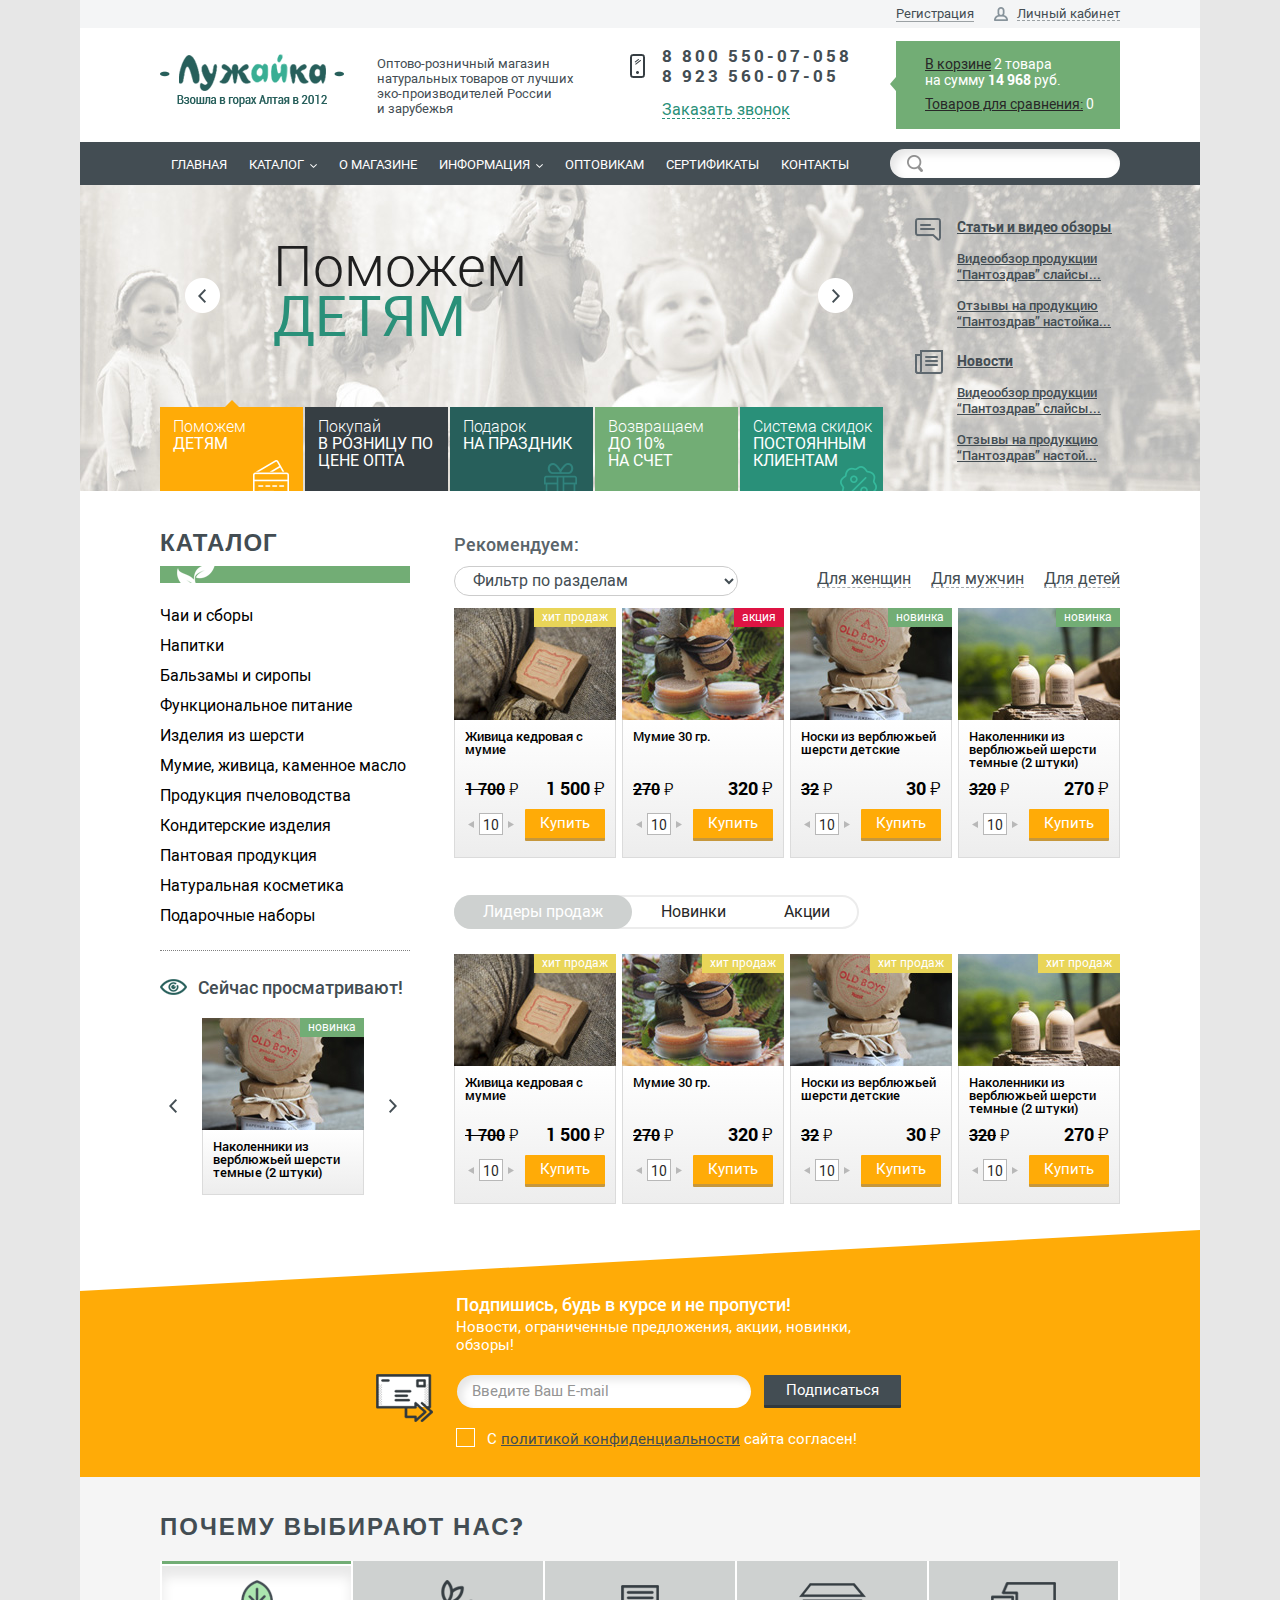
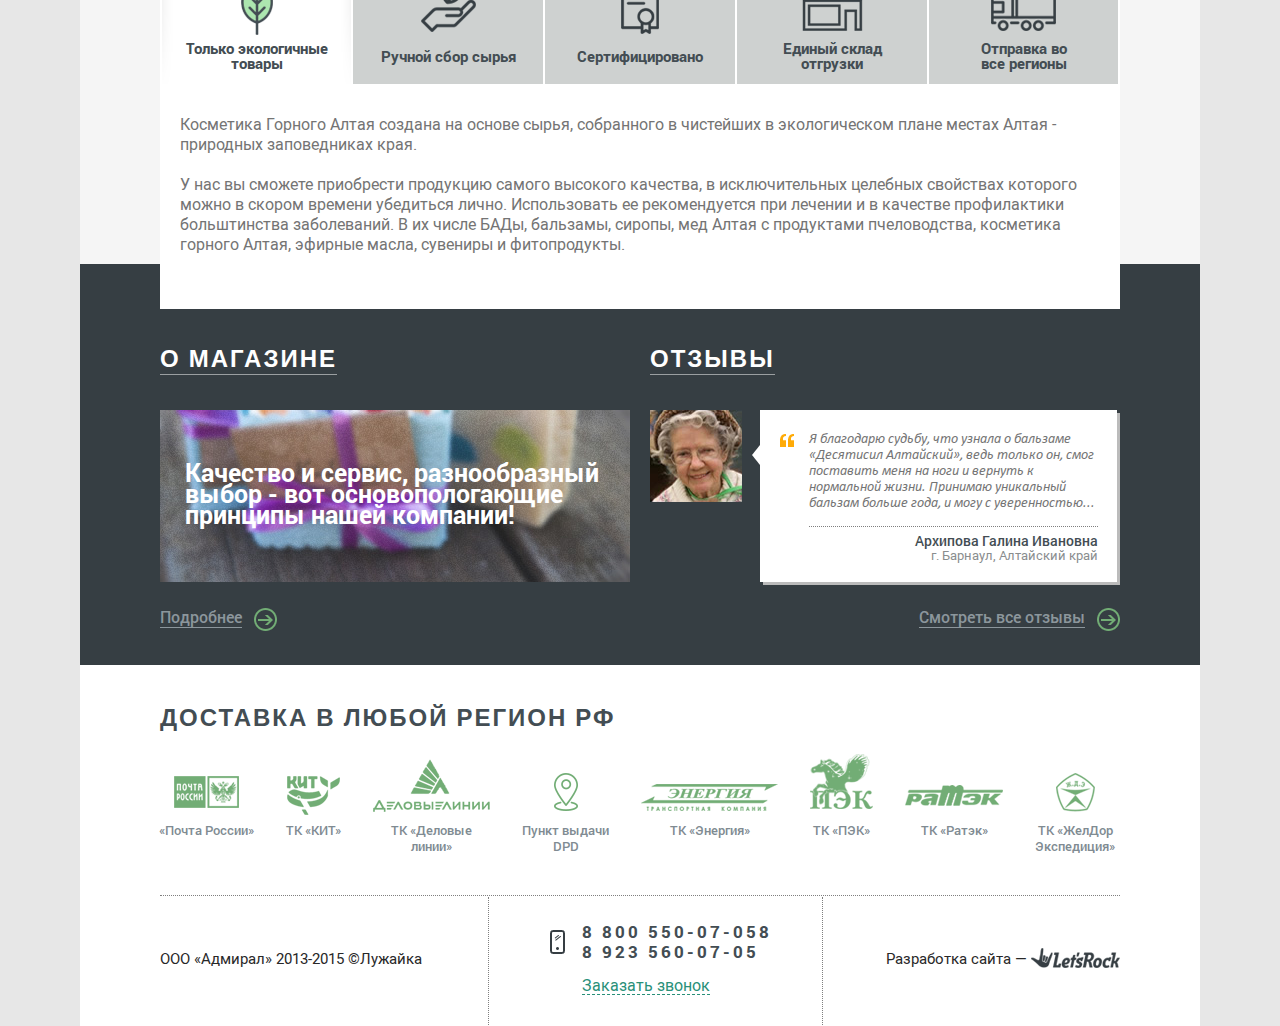
<file: index.html>
﻿<!DOCTYPE html>
<html>
<head>
	<title>Лужайка</title>
	<meta charset="utf-8">
	<meta name="viewport" content="width=1120, user-scalable=yes">
	<!--<link href="./favicon.ico" rel="shortcut icon">-->
	<link href="./css/style.css" rel="stylesheet">
	<script src="./js/jquery.js"></script>
	<!--[if IE 8]>
		<script src="http://html5shiv.googlecode.com/svn/trunk/html5.js"></script>
		<script src="./js/ie8.js"></script>
	<![endif]-->
</head>
<body>
	<div class="wrapper">
		<div class="panel">
			<p class="reg"><a href="#">Регистрация</a></p>
			<p class="lk-open"><span>Личный кабинет</span></p>
			<ul class="lk-drop">
				<li><a href="#" data-open="login">Вход</a></li>
				<li><a href="#">Регистрация</a></li>
				<li><a href="#">Личный кабинет</a></li>
				<li><a href="#">Корзина</a></li>
				<li><a href="#">Мои заказы</a></li>
			</ul>
		</div>
		<header>
			<img src="./img/logo.png" width="184" height="53" class="logo" alt="">
			<p class="slogan">Оптово-розничный магазин натуральных товаров от лучших эко-производителей России<br> и зарубежья</p>
			<ul class="phones">
				<li><a href="+780055007058">8 800 550-07-058</a></li>
				<li><a href="+79235600705">8 923 560-07-05</a></li>
			</ul>
			<p class="call"><a href="#">Заказать звонок</a></p>
			<div class="basket">
				<p><a href="#">В корзине</a> 2 товара<br> на сумму <strong>14 968</strong> руб.</p>
				<p><a href="#">Товаров для сравнения:</a> 0</p>
			</div>
		</header>
		<div class="menu">
			<nav>
				<ul>
					<li><a href="#">Главная</a></li>
					<li>
						<a href="#">Каталог</a>
						<div class="grid">
							<div>
								<ul>
									<li>
										<h5><span><img src="./img/submenu-icon-1.png" width="21" height="23" alt=""></span><a href="#">Чаи и сборы</a></h5>
										<p><a href="#">Имбирные чаи</a></p>
										<p><a href="#">Сухие бальзамы</a></p>
									</li>
									<li>
										<h5><span><img src="./img/submenu-icon-2.png" width="14" height="20" alt=""></span><a href="#">Напитки</a></h5>
										<p><a href="#">Киселя</a></p>
										<p><a href="#">Растворимые напитки</a></p>
										<p><a href="#">Кофейные напитки</a></p>
									</li>
									<li>
										<h5><span><img src="./img/submenu-icon-3.png" width="15" height="27" alt=""></span><a href="#">Бальзамы и сиропы</a></h5>
										<p><a href="#">Для мужчин</a></p>
										<p><a href="#">Для женщин</a></p>
										<p><a href="#">Для детей</a></p>
										<p><a href="#">Для похудения</a></p>
										<p><a href="#">Для сердца</a></p>
										<p><a href="#">Для почек</a></p>
										<p><a href="#">Для печени</a></p>
										<p><a href="#">Для суставов</a></p>
									</li>
									<li>
										<h5><span><img src="./img/submenu-icon-4.png" width="18" height="20" alt=""></span><a href="#">Функциональное питание</a></h5>
										<p><a href="#">Каши</a></p>
										<p><a href="#">Мука</a></p>
										<p><a href="#">Крупа</a></p>
										<p><a href="#">Масла холодного отжима</a></p>
										<p><a href="#">Хлебцы</a></p>
										<p><a href="#">Кедровое молоко</a></p>
									</li>
									<li>
										<h5><span><img src="./img/submenu-icon-5.png" width="20" height="20" alt=""></span><a href="#">Изделия из шерсти</a></h5>
										<p><a href="#">Носки</a></p>
										<p><a href="#">Гольфы</a></p>
										<p><a href="#">Варежки, перчатки</a></p>
										<p><a href="#">Шапки</a></p>
									</li>
									<li>
										<h5><span><img src="./img/submenu-icon-6.png" width="17" height="18" alt=""></span><a href="#">Подарочные наборы</a></h5>
										<p><a href="#">Для мужчин</a></p>
										<p><a href="#">Для женщин</a></p>
										<p><a href="#">Общеукрепляющие</a></p>
									</li>
									<li>
										<h5><span><img src="./img/submenu-icon-7.png" width="10" height="22" alt=""></span><a href="#">Мумие, живица, каменное масло</a></h5>
									</li>
									<li>
										<h5><span><img src="./img/submenu-icon-8.png" width="22" height="19" alt=""></span><a href="#">Продукция пчеловодства</a></h5>
									</li>
									<li>
										<h5><span><img src="./img/submenu-icon-9.png" width="21" height="23" alt=""></span><a href="#">Кондитерские изделия</a></h5>
									</li>
									<li>
										<h5><span><img src="./img/submenu-icon-10.png" width="32" height="22" alt=""></span><a href="#">Пантовая продукция</a></h5>
									</li>
									<li>
										<h5><a href="#">Натуральная косметика</a></h5>
										<p><a href="#">Скрабы</a></p>
										<p><a href="#">Бальзамы для волос</a></p>
									</li>
								</ul>
								<div class="item-e">
									<p class="tag sale">акция</p>
									<div class="pic">
										<a href="#"><img src="./pic/catalog-2.jpg" width="162" height="112" alt=""></a>
									</div>
									<div class="core">
										<h3><a href="#">Мумие 30 гр.</a></h3>
										<p class="price old"><s>270</s> <em>С</em></p>
										<p class="price">320 <em>С</em></p>
										<div class="quantity-e">
											<em class="minus"></em>
											<input type="text" value="10">
											<em class="plus"></em>
										</div>
										<button>Купить</button>
									</div>
								</div>
							</div>
						</div>
					</li>
					<li><a href="#">О магазине</a></li>
					<li>
						<a href="#">Информация</a>
						<div class="inline">
							<ul>
								<li><a href="#">Как купить</a></li>
								<li><a href="#">Доставка и оплата</a></li>
								<li><a href="#">Поставщикам</a></li>
								<li><a href="#">Отзывы</a></li>
								<li><a href="#">Статьи</a></li>
							</ul>
						</div>
					</li>
					<li><a href="#">Оптовикам</a></li>
					<li><a href="#">Сертификаты</a></li>
					<li><a href="#">Контакты</a></li>
				</ul>
			</nav>
			<div class="basket">
				<p><a href="#">В корзине</a> 2 товара</p>
				<p>на сумму <strong>14 968</strong> руб.</p>
			</div>
			<div class="search">
				<input type="text">
			</div>
		</div>
		<div class="introduction">
			<div class="slider">
				<div class="container">
					<div>
						<h5>Поможем <strong>детям</strong></h5>
						<img src="./img/slide-bg.jpg" width="1120" height="306" alt="">
					</div>
					<div>
						<h3>Покупай<br> <strong>в розницу по цене опта</strong></h3>
					</div>
					<div>
						<h3>Подарок<br> <strong>на праздник</strong></h3>
					</div>
					<div>
						<h3>Соверши покупку <strong>от 5000 рублей</strong> и получи до <strong>10%</strong> бонусами на счет</h3>
						<div class="pic">
							<img src="./pic/basket-img.png" width="193" height="160" alt="">
						</div>
					</div>
					<div>
						<h3>Система скидок<br> <strong>постоянным клиентам</strong></h3>
					</div>
				</div>
			</div>
			<ul class="nav">
				<li>
					<p>Поможем <strong>детям</strong></p>
					<i class="icon-1"></i>
				</li>
				<li>
					<p>Покупай<br> <strong>в розницу по цене опта</strong></p>
				</li>
				<li>
					<p>Подарок<br> <strong>на праздник</strong></p>
					<i class="icon-2"></i>
				</li>
				<li>
					<p>Возвращаем <strong>до 10%<br> на счет</strong></p>
				</li>
				<li>
					<p>Система скидок <strong>постоянным клиентам</strong></p>
					<i class="icon-3"></i>
				</li>
			</ul>
			<ul class="preview">
				<li>
					<i class="icon-1"></i>
					<h3><a href="#">Статьи и видео обзоры</a></h3>
					<p><a href="#">Видеообзор продукции “Пантоздрав” слайсы...</a></p>
					<p><a href="#">Отзывы на продукцию “Пантоздрав” настойка...</a></p>
				</li>
				<li>
					<i class="icon-2"></i>
					<h3><a href="#">Новости</a></h3>
					<p><a href="#">Видеообзор продукции “Пантоздрав” слайсы... </a></p>
					<p><a href="#">Отзывы на продукцию “Пантоздрав” настой...</a></p>
				</li>
			</ul>
		</div>
		<div class="catalog-i">
			<div>
				<div class="lc">
					<h2>Каталог</h2>
					<ul class="nav">
						<li>
							<a href="#">Чаи и сборы</a>
							<div>
								<ul>
									<li><a href="#"><span>Sub</a></li>
								</ul>
							</div>
						</li>
						<li>
							<a href="#">Напитки</a>
							<div>
								<ul>
									<li><a href="#"><span>Для мужчин</a></li>
									<li><a href="#"><span>Для женщин</a></li>
									<li><a href="#"><span>Для детей</a></li>
									<li><a href="#"><span>Для похудения</a></li>
									<li><a href="#"><span>Для сердца</a></li>
								</ul>
							</div>
						</li>
						<li>
							<a href="#">Бальзамы и сиропы</a>
							<div>
								<ul>
									<li><a href="#"><span>Sub</a></li>
								</ul>
							</div>
						</li>
						<li>
							<a href="#">Функциональное питание</a>
							<div>
								<ul>
									<li><a href="#"><span>Sub</a></li>
								</ul>
							</div>
						</li>
						<li>
							<a href="#">Изделия из шерсти</a>
							<div>
								<ul>
									<li><a href="#"><span>Sub</a></li>
								</ul>
							</div>
						</li>
						<li>
							<a href="#">Мумие, живица, каменное масло</a>
							<div>
								<ul>
									<li><a href="#"><span>Sub</a></li>
								</ul>
							</div>
						</li>
						<li>
							<a href="#">Продукция пчеловодства</a>
							<div>
								<ul>
									<li><a href="#"><span>Sub</a></li>
								</ul>
							</div>
						</li>
						<li>
							<a href="#">Кондитерские изделия</a>
							<div>
								<ul>
									<li><a href="#"><span>Sub</a></li>
								</ul>
							</div>
						</li>
						<li>
							<a href="#">Пантовая продукция</a>
							<div>
								<ul>
									<li><a href="#"><span>Sub</a></li>
								</ul>
							</div>
						</li>
						<li>
							<a href="#">Натуральная косметика</a>
							<div>
								<ul>
									<li><a href="#"><span>Sub</a></li>
								</ul>
							</div>
						</li>
						<li>
							<a href="#">Подарочные наборы</a>
							<div>
								<ul>
									<li><a href="#"><span>Sub</a></li>
								</ul>
							</div>
						</li>
					</ul>
					<div class="browsing">
						<h4>Сейчас просматривают!</h4>
						<ul>
							<li class="item-e">
								<p class="tag new">новинка</p>
								<div class="pic">
									<a href="#"><img src="./pic/catalog-3.jpg" width="162" height="112" alt=""></a>
								</div>
								<div class="core">
									<h3><a href="#">Наколенники из верблюжьей шерсти темные (2 штуки)</a></h3>
								</div>
							</li>
							<li class="item-e">
								<p class="tag hit">хит продаж</p>
								<div class="pic">
									<a href="#"><img src="./pic/catalog-1.jpg" width="162" height="112" alt=""></a>
								</div>
								<div class="core">
									<h3><a href="#">Живица кедровая с мумие</a></h3>
								</div>
							</li>
						</ul>
					</div>
				</div>
				<div class="rc">
					<section class="recommend-i">
						<h2>Рекомендуем:</h2>
						<div class="filter-i">
							<select>
								<option selected disabled>Фильтр по разделам</option>
								<option>Напитки</option>
								<option>Бальзамы и сиропы</option>
								<option>Функциональное питание</option>
								<option>Изделия из шерсти</option>
								<option>Мумие, живица, каменное масло</option>
								<option>Продукция пчеловодства</option>
								<option>Кондитерские изделия</option>
								<option>Пантовая продукция</option>
								<option>Натуральная косметика</option>
								<option>Подарочные наборы</option>
							<select>
							<ul>
								<li><a href="#">Для женщин</a></li>
								<li><a href="#">Для мужчин</a></li>
								<li><a href="#">Для детей</a></li>
							</ul>
						</div>
						<ul class="list-b">
							<li class="item-e">
								<p class="tag hit">хит продаж</p>
								<div class="pic">
									<a href="#"><img src="./pic/catalog-1.jpg" width="162" height="112" alt=""></a>
								</div>
								<div class="core">
									<h3><a href="#">Живица кедровая с мумие</a></h3>
									<p class="price old"><s>1 700</s> <em>С</em></p>
									<p class="price">1 500 <em>С</em></p>
									<div class="quantity-e">
										<em class="minus"></em>
										<input type="text" value="10">
										<em class="plus"></em>
									</div>
									<button>Купить</button>
								</div>
							</li>
							<li class="item-e">
								<p class="tag sale">акция</p>
								<div class="pic">
									<a href="#"><img src="./pic/catalog-2.jpg" width="162" height="112" alt=""></a>
								</div>
								<div class="core">
									<h3><a href="#">Мумие 30 гр.</a></h3>
									<p class="price old"><s>270</s> <em>С</em></p>
									<p class="price">320 <em>С</em></p>
									<div class="quantity-e">
										<em class="minus"></em>
										<input type="text" value="10">
										<em class="plus"></em>
									</div>
									<button>Купить</button>
								</div>
							</li>
							<li class="item-e">
								<p class="tag new">новинка</p>
								<div class="pic">
									<a href="#"><img src="./pic/catalog-3.jpg" width="162" height="112" alt=""></a>
								</div>
								<div class="core">
									<h3><a href="#">Носки из верблюжьей шерсти детские</a></h3>
									<p class="price old"><s>32</s> <em>С</em></p>
									<p class="price">30 <em>С</em></p>
									<div class="quantity-e">
										<em class="minus"></em>
										<input type="text" value="10">
										<em class="plus"></em>
									</div>
									<button>Купить</button>
								</div>
							</li>
							<li class="item-e">
								<p class="tag new">новинка</p>
								<div class="pic">
									<a href="#"><img src="./pic/catalog-4.jpg" width="162" height="112" alt=""></a>
								</div>
								<div class="core">
									<h3><a href="#">Наколенники из верблюжьей шерсти темные (2 штуки)</a></h3>
									<p class="price old"><s>320</s> <em>С</em></p>
									<p class="price">270 <em>С</em></p>
									<div class="quantity-e">
										<em class="minus"></em>
										<input type="text" value="10">
										<em class="plus"></em>
									</div>
									<button>Купить</button>
								</div>
							</li>
						</ul>
					</section>
					<section class="special-l">
						<ul class="tabs-nav">
							<li><a href="1">Лидеры продаж</a></li>
							<li><a href="2">Новинки</a></li>
							<li><a href="3">Акции</a></li>
						</ul>
						<ul class="list-b" data-tab="1">
							<li class="item-e">
								<p class="tag hit">хит продаж</p>
								<div class="pic">
									<a href="#"><img src="./pic/catalog-1.jpg" width="162" height="112" alt=""></a>
								</div>
								<div class="core">
									<h3><a href="#">Живица кедровая с мумие</a></h3>
									<p class="price old"><s>1 700</s> <em>С</em></p>
									<p class="price">1 500 <em>С</em></p>
									<div class="quantity-e">
										<em class="minus"></em>
										<input type="text" value="10">
										<em class="plus"></em>
									</div>
									<button>Купить</button>
								</div>
							</li>
							<li class="item-e">
								<p class="tag hit">хит продаж</p>
								<div class="pic">
									<a href="#"><img src="./pic/catalog-2.jpg" width="162" height="112" alt=""></a>
								</div>
								<div class="core">
									<h3><a href="#">Мумие 30 гр.</a></h3>
									<p class="price old"><s>270</s> <em>С</em></p>
									<p class="price">320 <em>С</em></p>
									<div class="quantity-e">
										<em class="minus"></em>
										<input type="text" value="10">
										<em class="plus"></em>
									</div>
									<button>Купить</button>
								</div>
							</li>
							<li class="item-e">
								<p class="tag hit">хит продаж</p>
								<div class="pic">
									<a href="#"><img src="./pic/catalog-3.jpg" width="162" height="112" alt=""></a>
								</div>
								<div class="core">
									<h3><a href="#">Носки из верблюжьей шерсти детские</a></h3>
									<p class="price old"><s>32</s> <em>С</em></p>
									<p class="price">30 <em>С</em></p>
									<div class="quantity-e">
										<em class="minus"></em>
										<input type="text" value="10">
										<em class="plus"></em>
									</div>
									<button>Купить</button>
								</div>
							</li>
							<li class="item-e">
								<p class="tag hit">хит продаж</p>
								<div class="pic">
									<a href="#"><img src="./pic/catalog-4.jpg" width="162" height="112" alt=""></a>
								</div>
								<div class="core">
									<h3><a href="#">Наколенники из верблюжьей шерсти темные (2 штуки)</a></h3>
									<p class="price old"><s>320</s> <em>С</em></p>
									<p class="price">270 <em>С</em></p>
									<div class="quantity-e">
										<em class="minus"></em>
										<input type="text" value="10">
										<em class="plus"></em>
									</div>
									<button>Купить</button>
								</div>
							</li>
						</ul>
						<ul class="list-b" data-tab="2">
							<li class="item-e">
								<p class="tag new">новинка</p>
								<div class="pic">
									<a href="#"><img src="./pic/catalog-1.jpg" width="162" height="112" alt=""></a>
								</div>
								<div class="core">
									<h3><a href="#">Живица кедровая с мумие</a></h3>
									<p class="price old"><s>1 700</s> <em>С</em></p>
									<p class="price">1 500 <em>С</em></p>
									<div class="quantity-e">
										<em class="minus"></em>
										<input type="text" value="10">
										<em class="plus"></em>
									</div>
									<button>Купить</button>
								</div>
							</li>
							<li class="item-e">
								<p class="tag new">новинка</p>
								<div class="pic">
									<a href="#"><img src="./pic/catalog-2.jpg" width="162" height="112" alt=""></a>
								</div>
								<div class="core">
									<h3><a href="#">Мумие 30 гр.</a></h3>
									<p class="price old"><s>270</s> <em>С</em></p>
									<p class="price">320 <em>С</em></p>
									<div class="quantity-e">
										<em class="minus"></em>
										<input type="text" value="10">
										<em class="plus"></em>
									</div>
									<button>Купить</button>
								</div>
							</li>
							<li class="item-e">
								<p class="tag new">новинка</p>
								<div class="pic">
									<a href="#"><img src="./pic/catalog-3.jpg" width="162" height="112" alt=""></a>
								</div>
								<div class="core">
									<h3><a href="#">Носки из верблюжьей шерсти детские</a></h3>
									<p class="price old"><s>32</s> <em>С</em></p>
									<p class="price">30 <em>С</em></p>
									<div class="quantity-e">
										<em class="minus"></em>
										<input type="text" value="10">
										<em class="plus"></em>
									</div>
									<button>Купить</button>
								</div>
							</li>
							<li class="item-e">
								<p class="tag new">новинка</p>
								<div class="pic">
									<a href="#"><img src="./pic/catalog-4.jpg" width="162" height="112" alt=""></a>
								</div>
								<div class="core">
									<h3><a href="#">Наколенники из верблюжьей шерсти темные (2 штуки)</a></h3>
									<p class="price old"><s>320</s> <em>С</em></p>
									<p class="price">270 <em>С</em></p>
									<div class="quantity-e">
										<em class="minus"></em>
										<input type="text" value="10">
										<em class="plus"></em>
									</div>
									<button>Купить</button>
								</div>
							</li>
						</ul>
						<ul class="list-b" data-tab="3">
							<li class="item-e">
								<p class="tag sale">акция</p>
								<div class="pic">
									<a href="#"><img src="./pic/catalog-1.jpg" width="162" height="112" alt=""></a>
								</div>
								<div class="core">
									<h3><a href="#">Живица кедровая с мумие</a></h3>
									<p class="price old"><s>1 700</s> <em>С</em></p>
									<p class="price">1 500 <em>С</em></p>
									<div class="quantity-e">
										<em class="minus"></em>
										<input type="text" value="10">
										<em class="plus"></em>
									</div>
									<button>Купить</button>
								</div>
							</li>
							<li class="item-e">
								<p class="tag sale">акция</p>
								<div class="pic">
									<a href="#"><img src="./pic/catalog-2.jpg" width="162" height="112" alt=""></a>
								</div>
								<div class="core">
									<h3><a href="#">Мумие 30 гр.</a></h3>
									<p class="price old"><s>270</s> <em>С</em></p>
									<p class="price">320 <em>С</em></p>
									<div class="quantity-e">
										<em class="minus"></em>
										<input type="text" value="10">
										<em class="plus"></em>
									</div>
									<button>Купить</button>
								</div>
							</li>
							<li class="item-e">
								<p class="tag sale">акция</p>
								<div class="pic">
									<a href="#"><img src="./pic/catalog-3.jpg" width="162" height="112" alt=""></a>
								</div>
								<div class="core">
									<h3><a href="#">Носки из верблюжьей шерсти детские</a></h3>
									<p class="price old"><s>32</s> <em>С</em></p>
									<p class="price">30 <em>С</em></p>
									<div class="quantity-e">
										<em class="minus"></em>
										<input type="text" value="10">
										<em class="plus"></em>
									</div>
									<button>Купить</button>
								</div>
							</li>
							<li class="item-e">
								<p class="tag sale">акция</p>
								<div class="pic">
									<a href="#"><img src="./pic/catalog-4.jpg" width="162" height="112" alt=""></a>
								</div>
								<div class="core">
									<h3><a href="#">Наколенники из верблюжьей шерсти темные (2 штуки)</a></h3>
									<p class="price old"><s>320</s> <em>С</em></p>
									<p class="price">270 <em>С</em></p>
									<div class="quantity-e">
										<em class="minus"></em>
										<input type="text" value="10">
										<em class="plus"></em>
									</div>
									<button>Купить</button>
								</div>
							</li>
						</ul>
					</section>
				</div>
			</div>
		</div>
		<div class="subscribe-b">
			<div>
				<h4>Подпишись, будь в курсе и не пропусти! <span>Новости, ограниченные предложения, акции, новинки, обзоры!</span></h4>
				<img src="./img/subscribe-icon.png" width="57" height="48" class="icon" alt="">
				<input type="text" placeholder="Введите Ваш E-mail">
				<button>Подписаться</button>
				<h6><label><input type="checkbox"> С <a href="#">политикой конфиденциальности</a> сайта согласен!</label></h6>
			</div>
		</div>
		<div class="benefits-b">
			<div>
				<h2>Почему выбирают нас?</h2>
				<div>
					<ul>
						<li>
							<a href="1">
								<i class="icon-1"></i>
								<p>Только экологичные товары</p>
							</a>
						</li>
						<li>
							<a href="2">
								<i class="icon-2"></i>
								<p>Ручной сбор сырья</p>
							</a>
						</li>
						<li>
							<a href="3">
								<i class="icon-3"></i>
								<p>Сертифицировано</p>
							</a>
						</li>
						<li>
							<a href="4">
								<i class="icon-4"></i>
								<p>Единый склад отгрузки</p>
							</a>
						</li>
						<li>
							<a href="5">
								<i class="icon-5"></i>
								<p>Отправка во<br> все регионы</p>
							</a>
						</li>
					</ul>
					<div data-tab="1">
						<p>Косметика Горного Алтая создана на основе сырья, собранного в чистейших в экологическом плане местах Алтая - природных заповедниках края.</p>
						<p>У нас вы сможете приобрести продукцию самого высокого качества, в исключительных целебных свойствах которого можно в скором времени убедиться лично. Использовать ее рекомендуется при лечении и в качестве профилактики больштинства заболеваний. В их числе БАДы, бальзамы, сиропы, мед Алтая с продуктами пчеловодства, косметика горного Алтая, эфирные масла, сувениры и фитопродукты.</p>
					</div>
					<div data-tab="2">
						<p>Таб 2</p>
					</div>
					<div data-tab="3">
						<p>Таб 3</p>
					</div>
					<div data-tab="4">
						<p>Таб 4</p>
					</div>
					<div data-tab="5">
						<p>Таб 5</p>
					</div>
				</div>
			</div>
		</div>
		<div class="index-b">
			<div>
				<div>
					<h2><a href="#">О магазине</a></h2>
					<div class="about">
						<a href="#">
							<h5>Качество и сервис, разнообразный выбор - вот основопологающие принципы нашей компании!</h5>
							<img src="./pic/about.jpg" width="470" height="172" alt="">
						</a>
					</div>
					<h6><a href="#"><span>Подробнее</span></a></h6>
				</div>
				<div>
					<h2><a href="#">Отзывы</a></h2>
					<div class="review">
						<img src="./pic/user.jpg" width="92" height="92" alt="">
						<p>Я благодарю судьбу, что узнала о бальзаме «Десятисил Алтайский», ведь только он, смог поставить меня на ноги и вернуть к нормальной жизни. Принимаю уникальный бальзам больше года, и могу с уверенностью...</p>
						<h5><strong>Архипова Галина Ивановна</strong> г. Барнаул, Алтайский край</p>
					</div>
					<h6><a href="#"><span>Смотреть все отзывы</span></a></h6>
				</div>
			</div>
		</div>
		<div class="clear"></div>
	</div>
	<footer>
		<div class="delivery">
			<h2>Доставка в любой регион РФ</h2>
			<ul>
				<li>
					<img src="./img/delivery-icon-1.png" width="65" height="61" alt="">
					<p>«Почта России»</p>
				</li>
				<li>
					<img src="./img/delivery-icon-2.png" width="53" height="61" alt="">
					<p>ТК «КИТ»</p>
				</li>
				<li>
					<img src="./img/delivery-icon-3.png" width="117" height="61" alt="">
					<p>ТК «Деловые<br> линии»</p>
				</li>
				<li>
					<img src="./img/delivery-icon-4.png" width="24" height="61" alt="">
					<p>Пункт выдачи<br> DPD</p>
				</li>
				<li>
					<img src="./img/delivery-icon-5.png" width="137" height="61" alt="">
					<p>ТК «Энергия»</p>
				</li>
				<li>
					<img src="./img/delivery-icon-6.png" width="63" height="61" alt="">
					<p>ТК «ПЭК»</p>
				</li>
				<li>
					<img src="./img/delivery-icon-7.png" width="98" height="61" alt="">
					<p>ТК «Ратэк»</p>
				</li>
				<li>
					<img src="./img/delivery-icon-8.png" width="39" height="61" alt="">
					<p>ТК «ЖелДор<br> Экспедиция»</p>
				</li>
			</ul>
		</div>
		<p class="copy">ООО «Адмирал» 2013-2015 ©Лужайка</p>
		<div class="phones">
			<ul>
				<li><a href="+780055007058">8 800 550-07-058</a></li>
				<li><a href="+79235600705">8 923 560-07-05</a></li>
			</ul>
			<p><a href="#">Заказать звонок</a></p>
		</div>
		<p class="author">Разработка сайта — <a href="http://letsrock.pro" target="_blank"><img src="./img/letsrock-logo.png" width="89" height="20" alt=""></a></p>
	</footer>
	<div class="fade"></div>
	<div class="modal" data-target="login">
		<h3>Авторизация</h3>
		<div class="form">
			<!--<p class="complete"><span>Электронная почта *</span><input type="text"></p>-->
			<p class="complete"><span>Электронная почта *</span><input type="text" value="fruktobaron@gmail.com"></p>
			<p class="error"><span>Пароль *</span><input type="text"></p>
			<h6>* Поля, обязательные к заполнению</h6>
			<h5><a href="#">Забыли пароль</a><a href="#">Регистрация</a></h5>
			<button>Войти</button>
			<!--<h6 class="error">Заполните, пожалуйста, все поля</h6>-->
		</div>
	</div>
	<div class="go-top">
		<p>Наверх</p>
	</div>
	<script src="./js/easing.js"></script>
	<script src="./js/jcarousel.js"></script>
	<script src="./js/mobile.js"></script>
	<script src="./js/slides.js"></script>
	<script src="./js/uniform.js"></script>
	<script src="./js/dynamic.js"></script>
</body>
</html>
</file>
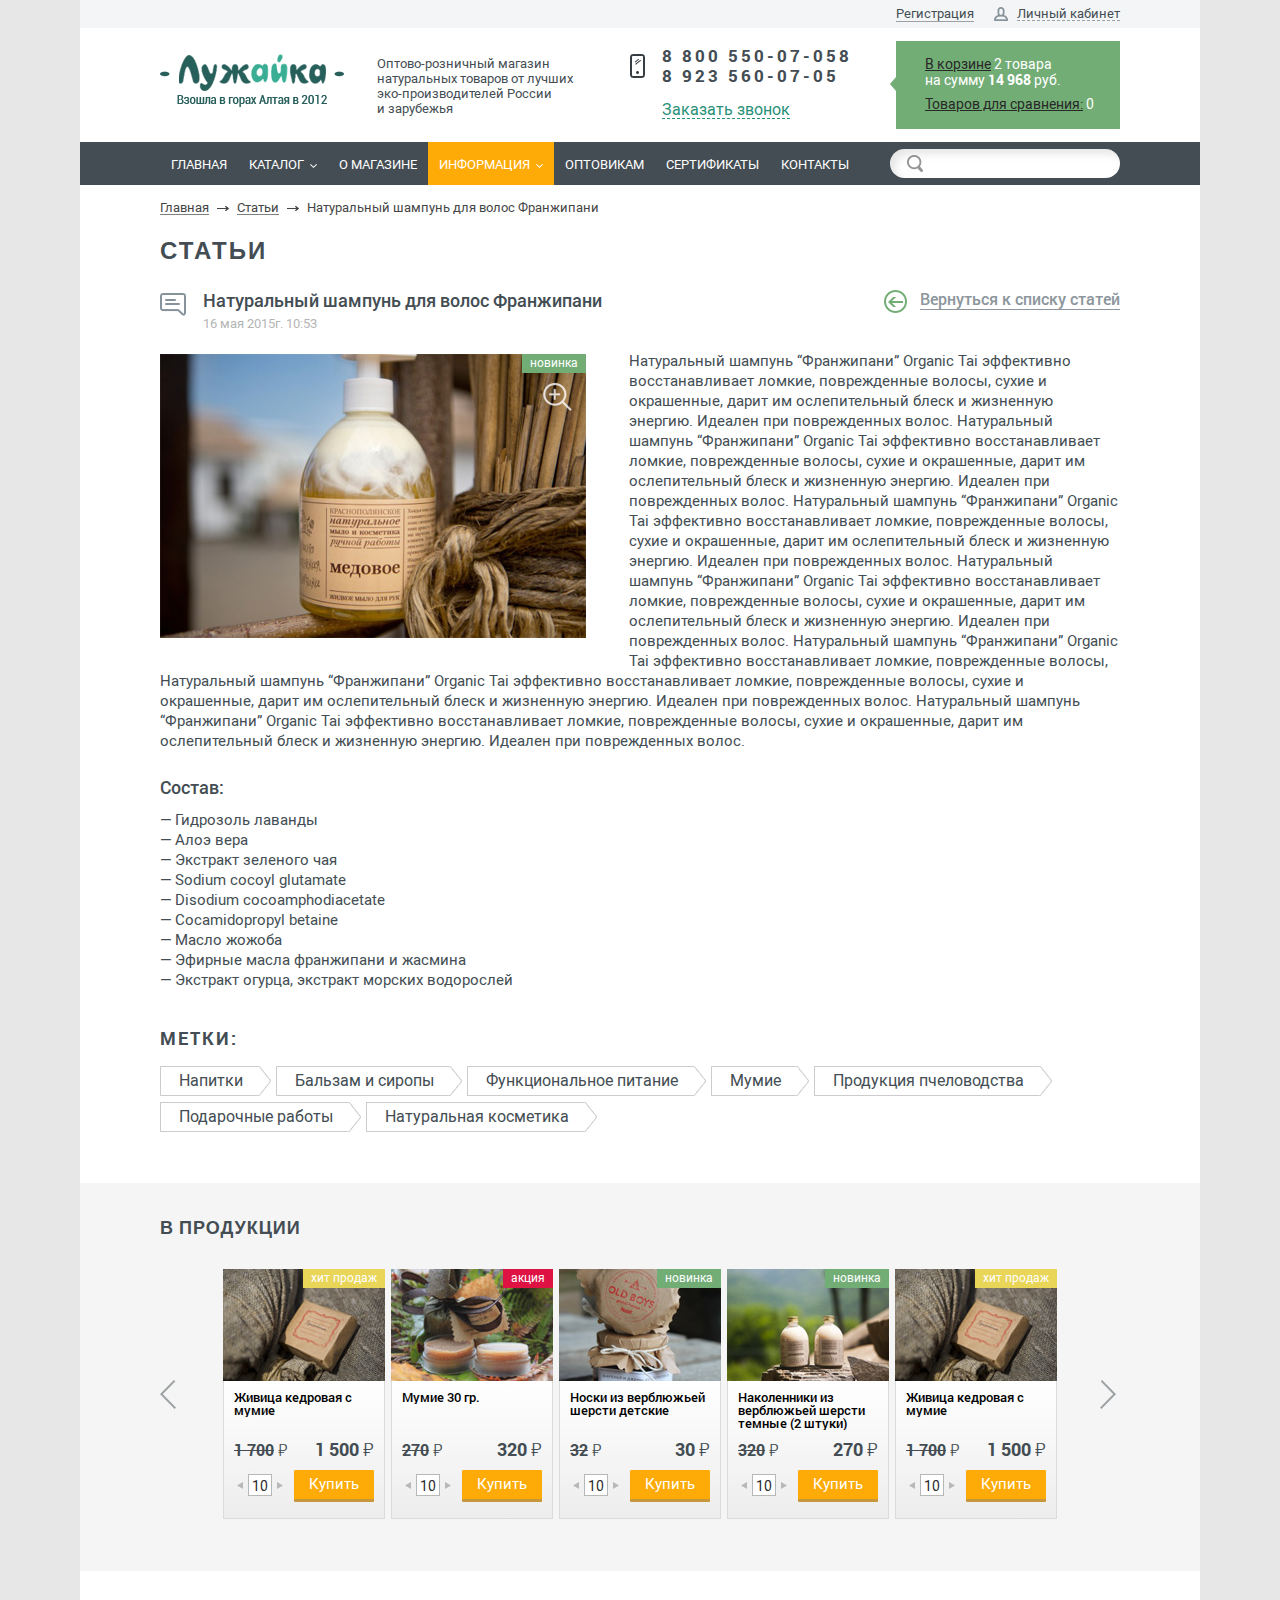
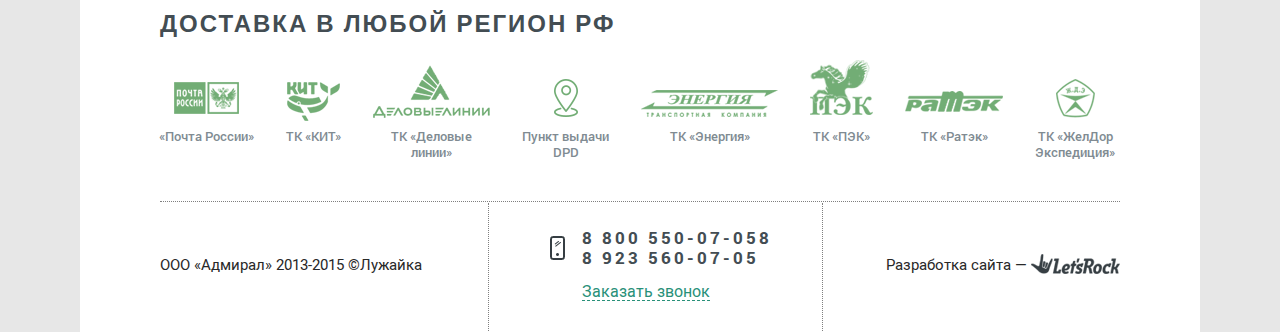
<file: article.html>
﻿<!DOCTYPE html>
<html>
<head>
	<title>Лужайка</title>
	<meta charset="utf-8">
	<meta name="viewport" content="width=1120, user-scalable=yes">
	<!--<link href="./favicon.ico" rel="shortcut icon">-->
	<link href="./css/style.css" rel="stylesheet">
	<link href="./fancybox/style.css" rel="stylesheet">
	<script src="./js/jquery.js"></script>
	<!--[if IE 8]>
		<script src="http://html5shiv.googlecode.com/svn/trunk/html5.js"></script>
		<script src="./js/ie8.js"></script>
	<![endif]-->
</head>
<body>
	<div class="wrapper">
		<div class="panel">
			<p class="reg"><a href="#">Регистрация</a></p>
			<p class="lk-open"><span>Личный кабинет</span></p>
			<ul class="lk-drop">
				<li><a href="#" data-open="login">Вход</a></li>
				<li><a href="#">Регистрация</a></li>
				<li><a href="#">Личный кабинет</a></li>
				<li><a href="#">Корзина</a></li>
				<li><a href="#">Мои заказы</a></li>
			</ul>
		</div>
		<header>
			<img src="./img/logo.png" width="184" height="53" class="logo" alt="">
			<p class="slogan">Оптово-розничный магазин натуральных товаров от лучших эко-производителей России<br> и зарубежья</p>
			<ul class="phones">
				<li><a href="+780055007058">8 800 550-07-058</a></li>
				<li><a href="+79235600705">8 923 560-07-05</a></li>
			</ul>
			<p class="call"><a href="#">Заказать звонок</a></p>
			<div class="basket">
				<p><a href="#">В корзине</a> 2 товара<br> на сумму <strong>14 968</strong> руб.</p>
				<p><a href="#">Товаров для сравнения:</a> 0</p>
			</div>
		</header>
		<div class="menu">
			<nav>
				<ul>
					<li><a href="#">Главная</a></li>
					<li>
						<a href="#">Каталог</a>
						<div class="grid">
							<div>
								<ul>
									<li>
										<h5><span><img src="./img/submenu-icon-1.png" width="21" height="23" alt=""></span><a href="#">Чаи и сборы</a></h5>
										<p><a href="#">Имбирные чаи</a></p>
										<p><a href="#">Сухие бальзамы</a></p>
									</li>
									<li>
										<h5><span><img src="./img/submenu-icon-2.png" width="14" height="20" alt=""></span><a href="#">Напитки</a></h5>
										<p><a href="#">Киселя</a></p>
										<p><a href="#">Растворимые напитки</a></p>
										<p><a href="#">Кофейные напитки</a></p>
									</li>
									<li>
										<h5><span><img src="./img/submenu-icon-3.png" width="15" height="27" alt=""></span><a href="#">Бальзамы и сиропы</a></h5>
										<p><a href="#">Для мужчин</a></p>
										<p><a href="#">Для женщин</a></p>
										<p><a href="#">Для детей</a></p>
										<p><a href="#">Для похудения</a></p>
										<p><a href="#">Для сердца</a></p>
										<p><a href="#">Для почек</a></p>
										<p><a href="#">Для печени</a></p>
										<p><a href="#">Для суставов</a></p>
									</li>
									<li>
										<h5><span><img src="./img/submenu-icon-4.png" width="18" height="20" alt=""></span><a href="#">Функциональное питание</a></h5>
										<p><a href="#">Каши</a></p>
										<p><a href="#">Мука</a></p>
										<p><a href="#">Крупа</a></p>
										<p><a href="#">Масла холодного отжима</a></p>
										<p><a href="#">Хлебцы</a></p>
										<p><a href="#">Кедровое молоко</a></p>
									</li>
									<li>
										<h5><span><img src="./img/submenu-icon-5.png" width="20" height="20" alt=""></span><a href="#">Изделия из шерсти</a></h5>
										<p><a href="#">Носки</a></p>
										<p><a href="#">Гольфы</a></p>
										<p><a href="#">Варежки, перчатки</a></p>
										<p><a href="#">Шапки</a></p>
									</li>
									<li>
										<h5><span><img src="./img/submenu-icon-6.png" width="17" height="18" alt=""></span><a href="#">Подарочные наборы</a></h5>
										<p><a href="#">Для мужчин</a></p>
										<p><a href="#">Для женщин</a></p>
										<p><a href="#">Общеукрепляющие</a></p>
									</li>
									<li>
										<h5><span><img src="./img/submenu-icon-7.png" width="10" height="22" alt=""></span><a href="#">Мумие, живица, каменное масло</a></h5>
									</li>
									<li>
										<h5><span><img src="./img/submenu-icon-8.png" width="22" height="19" alt=""></span><a href="#">Продукция пчеловодства</a></h5>
									</li>
									<li>
										<h5><span><img src="./img/submenu-icon-9.png" width="21" height="23" alt=""></span><a href="#">Кондитерские изделия</a></h5>
									</li>
									<li>
										<h5><span><img src="./img/submenu-icon-10.png" width="32" height="22" alt=""></span><a href="#">Пантовая продукция</a></h5>
									</li>
									<li>
										<h5><a href="#">Натуральная косметика</a></h5>
										<p><a href="#">Скрабы</a></p>
										<p><a href="#">Бальзамы для волос</a></p>
									</li>
								</ul>
								<div class="item-e">
									<p class="tag sale">акция</p>
									<div class="pic">
										<a href="#"><img src="./pic/catalog-2.jpg" width="162" height="112" alt=""></a>
									</div>
									<div class="core">
										<h3><a href="#">Мумие 30 гр.</a></h3>
										<p class="price old"><s>270</s> <em>С</em></p>
										<p class="price">320 <em>С</em></p>
										<div class="quantity-e">
											<em class="minus"></em>
											<input type="text" value="10">
											<em class="plus"></em>
										</div>
										<button>Купить</button>
									</div>
								</div>
							</div>
						</div>
					</li>
					<li><a href="#">О магазине</a></li>
					<li class="active">
						<a href="#">Информация</a>
						<div class="inline">
							<ul>
								<li><a href="#">Как купить</a></li>
								<li><a href="#">Доставка и оплата</a></li>
								<li><a href="#">Поставщикам</a></li>
								<li><a href="#">Отзывы</a></li>
								<li><a href="#">Статьи</a></li>
							</ul>
						</div>
					</li>
					<li><a href="#">Оптовикам</a></li>
					<li><a href="#">Сертификаты</a></li>
					<li><a href="#">Контакты</a></li>
				</ul>
			</nav>
			<div class="basket">
				<p><a href="#">В корзине</a> 2 товара</p>
				<p>на сумму <strong>14 968</strong> руб.</p>
			</div>
			<div class="search">
				<input type="text">
			</div>
		</div>
		<ul class="breadcrumbs">
			<li><a href="#">Главная</a></li>
			<li><a href="#">Статьи</a></li>
			<li>Натуральный шампунь для волос Франжипани</li>
		</ul>
		<div class="text-b">
			<h1>Статьи</h1>
			<div class="title">
				<h4>Натуральный шампунь для волос Франжипани</h4>
				<h6>16 мая 2015г. 10:53</h6>
				<p class="back"><a href="#"><span>Вернуться к списку статей</span></a></p>
			</div>
			<div class="incut">
				<p class="tag new">новинка</p>
				<a href="./pic/big.jpg" class="zoom" rel="g1"></a>
				<img src="./pic/incut.jpg" width="426" height="284" alt="">
			</div>
			<p>Натуральный шампунь “Франжипани” Organic Tai эффективно восстанавливает ломкие, поврежденные волосы, сухие и окрашенные, дарит им ослепительный блеск и жизненную энергию. Идеален при поврежденных волос. Натуральный шампунь “Франжипани” Organic Tai эффективно восстанавливает ломкие, поврежденные волосы, сухие и окрашенные, дарит им ослепительный блеск и жизненную энергию. Идеален при поврежденных волос. Натуральный шампунь “Франжипани” Organic Tai эффективно восстанавливает ломкие, поврежденные волосы, сухие и окрашенные, дарит им ослепительный блеск и жизненную энергию. Идеален при поврежденных волос. Натуральный шампунь “Франжипани” Organic Tai эффективно восстанавливает ломкие, поврежденные волосы, сухие и окрашенные, дарит им ослепительный блеск и жизненную энергию. Идеален при поврежденных волос. Натуральный шампунь “Франжипани” Organic Tai эффективно восстанавливает ломкие, поврежденные волосы, Натуральный шампунь “Франжипани” Organic Tai эффективно восстанавливает ломкие, поврежденные волосы, сухие и окрашенные, дарит им ослепительный блеск и жизненную энергию. Идеален при поврежденных волос. Натуральный шампунь “Франжипани” Organic Tai эффективно восстанавливает ломкие, поврежденные волосы, сухие и окрашенные, дарит им ослепительный блеск и жизненную энергию. Идеален при поврежденных волос.</p>
			<h4>Состав:</h4>
			<ul class="list">
				<li>Гидрозоль лаванды</li>
				<li>Алоэ вера</li>
				<li>Экстракт зеленого чая</li>
				<li>Sodium cocoyl glutamate</li>
				<li>Disodium cocoamphodiacetate</li>
				<li>Cocamidopropyl betaine</li>
				<li>Масло жожоба</li>
				<li>Эфирные масла франжипани и жасмина</li>
				<li>Экстракт огурца, экстракт морских водорослей</li>
			</ul>
			<div class="marks">
				<h3>Метки:</h3>
				<ul>
					<li><a href="#">Напитки</a></li>
					<li><a href="#">Бальзам и сиропы</a></li>
					<li><a href="#">Функциональное питание</a></li>
					<li><a href="#">Мумие</a></li>
					<li><a href="#">Продукция пчеловодства</a></li>
					<li><a href="#">Подарочные работы</a></li>
					<li><a href="#">Натуральная косметика</a></li>
				</ul>
			</div>
		</div>
		<div class="context-b">
			<h2>В продукции</h2>
			<ul>
				<li class="item-e">
					<p class="tag hit">хит продаж</p>
					<div class="pic">
						<a href="#"><img src="./pic/catalog-1.jpg" width="162" height="112" alt=""></a>
					</div>
					<div class="core">
						<h3><a href="#">Живица кедровая с мумие</a></h3>
						<p class="price old"><s>1 700</s> <em>С</em></p>
						<p class="price">1 500 <em>С</em></p>
						<div class="quantity-e">
							<em class="minus"></em>
							<input type="text" value="10">
							<em class="plus"></em>
							</div>
						<button>Купить</button>
					</div>
				</li>
				<li class="item-e">
					<p class="tag sale">акция</p>
					<div class="pic">
						<a href="#"><img src="./pic/catalog-2.jpg" width="162" height="112" alt=""></a>
					</div>
					<div class="core">
						<h3><a href="#">Мумие 30 гр.</a></h3>
						<p class="price old"><s>270</s> <em>С</em></p>
						<p class="price">320 <em>С</em></p>
						<div class="quantity-e">
							<em class="minus"></em>
							<input type="text" value="10">
							<em class="plus"></em>
						</div>
						<button>Купить</button>
					</div>
				</li>
				<li class="item-e">
					<p class="tag new">новинка</p>
					<div class="pic">
						<a href="#"><img src="./pic/catalog-3.jpg" width="162" height="112" alt=""></a>
					</div>
					<div class="core">
						<h3><a href="#">Носки из верблюжьей шерсти детские</a></h3>
						<p class="price old"><s>32</s> <em>С</em></p>
						<p class="price">30 <em>С</em></p>
						<div class="quantity-e">
							<em class="minus"></em>
							<input type="text" value="10">
							<em class="plus"></em>
						</div>
						<button>Купить</button>
					</div>
				</li>
				<li class="item-e">
					<p class="tag new">новинка</p>
					<div class="pic">
						<a href="#"><img src="./pic/catalog-4.jpg" width="162" height="112" alt=""></a>
					</div>
					<div class="core">
						<h3><a href="#">Наколенники из верблюжьей шерсти темные (2 штуки)</a></h3>
						<p class="price old"><s>320</s> <em>С</em></p>
						<p class="price">270 <em>С</em></p>
						<div class="quantity-e">
							<em class="minus"></em>
							<input type="text" value="10">
							<em class="plus"></em>
						</div>
						<button>Купить</button>
					</div>
				</li>
				<li class="item-e">
					<p class="tag hit">хит продаж</p>
					<div class="pic">
						<a href="#"><img src="./pic/catalog-1.jpg" width="162" height="112" alt=""></a>
					</div>
					<div class="core">
						<h3><a href="#">Живица кедровая с мумие</a></h3>
						<p class="price old"><s>1 700</s> <em>С</em></p>
						<p class="price">1 500 <em>С</em></p>
						<div class="quantity-e">
							<em class="minus"></em>
							<input type="text" value="10">
							<em class="plus"></em>
							</div>
						<button>Купить</button>
					</div>
				</li>
				<li class="item-e">
					<p class="tag sale">акция</p>
					<div class="pic">
						<a href="#"><img src="./pic/catalog-2.jpg" width="162" height="112" alt=""></a>
					</div>
					<div class="core">
						<h3><a href="#">Мумие 30 гр.</a></h3>
						<p class="price old"><s>270</s> <em>С</em></p>
						<p class="price">320 <em>С</em></p>
						<div class="quantity-e">
							<em class="minus"></em>
							<input type="text" value="10">
							<em class="plus"></em>
						</div>
						<button>Купить</button>
					</div>
				</li>
				<li class="item-e">
					<p class="tag new">новинка</p>
					<div class="pic">
						<a href="#"><img src="./pic/catalog-3.jpg" width="162" height="112" alt=""></a>
					</div>
					<div class="core">
						<h3><a href="#">Носки из верблюжьей шерсти детские</a></h3>
						<p class="price old"><s>32</s> <em>С</em></p>
						<p class="price">30 <em>С</em></p>
						<div class="quantity-e">
							<em class="minus"></em>
							<input type="text" value="10">
							<em class="plus"></em>
						</div>
						<button>Купить</button>
					</div>
				</li>
				<li class="item-e">
					<p class="tag new">новинка</p>
					<div class="pic">
						<a href="#"><img src="./pic/catalog-4.jpg" width="162" height="112" alt=""></a>
					</div>
					<div class="core">
						<h3><a href="#">Наколенники из верблюжьей шерсти темные (2 штуки)</a></h3>
						<p class="price old"><s>320</s> <em>С</em></p>
						<p class="price">270 <em>С</em></p>
						<div class="quantity-e">
							<em class="minus"></em>
							<input type="text" value="10">
							<em class="plus"></em>
						</div>
						<button>Купить</button>
					</div>
				</li>
			</ul>
		</div>
		<div class="clear"></div>
	</div>
	<footer>
		<div class="delivery">
			<h2>Доставка в любой регион РФ</h2>
			<ul>
				<li>
					<img src="./img/delivery-icon-1.png" width="65" height="61" alt="">
					<p>«Почта России»</p>
				</li>
				<li>
					<img src="./img/delivery-icon-2.png" width="53" height="61" alt="">
					<p>ТК «КИТ»</p>
				</li>
				<li>
					<img src="./img/delivery-icon-3.png" width="117" height="61" alt="">
					<p>ТК «Деловые<br> линии»</p>
				</li>
				<li>
					<img src="./img/delivery-icon-4.png" width="24" height="61" alt="">
					<p>Пункт выдачи<br> DPD</p>
				</li>
				<li>
					<img src="./img/delivery-icon-5.png" width="137" height="61" alt="">
					<p>ТК «Энергия»</p>
				</li>
				<li>
					<img src="./img/delivery-icon-6.png" width="63" height="61" alt="">
					<p>ТК «ПЭК»</p>
				</li>
				<li>
					<img src="./img/delivery-icon-7.png" width="98" height="61" alt="">
					<p>ТК «Ратэк»</p>
				</li>
				<li>
					<img src="./img/delivery-icon-8.png" width="39" height="61" alt="">
					<p>ТК «ЖелДор<br> Экспедиция»</p>
				</li>
			</ul>
		</div>
		<p class="copy">ООО «Адмирал» 2013-2015 ©Лужайка</p>
		<div class="phones">
			<ul>
				<li><a href="+780055007058">8 800 550-07-058</a></li>
				<li><a href="+79235600705">8 923 560-07-05</a></li>
			</ul>
			<p><a href="#">Заказать звонок</a></p>
		</div>
		<p class="author">Разработка сайта — <a href="http://letsrock.pro" target="_blank"><img src="./img/letsrock-logo.png" width="89" height="20" alt=""></a></p>
	</footer>
	<div class="fade"></div>
	<div class="modal" data-target="login">
		<h3>Авторизация</h3>
		<div class="form">
			<!--<p class="complete"><span>Электронная почта *</span><input type="text"></p>-->
			<p class="complete"><span>Электронная почта *</span><input type="text" value="fruktobaron@gmail.com"></p>
			<p class="error"><span>Пароль *</span><input type="text"></p>
			<h6>* Поля, обязательные к заполнению</h6>
			<h5><a href="#">Забыли пароль</a><a href="#">Регистрация</a></h5>
			<button>Войти</button>
			<!--<h6 class="error">Заполните, пожалуйста, все поля</h6>-->
		</div>
	</div>
	<div class="go-top">
		<p>Наверх</p>
	</div>
	<script src="./fancybox/script.js"></script>
	<script src="./js/easing.js"></script>
	<script src="./js/jcarousel.js"></script>
	<script src="./js/mobile.js"></script>
	<script src="./js/slides.js"></script>
	<script src="./js/uniform.js"></script>
	<script src="./js/dynamic.js"></script>
</body>
</html>
</file>
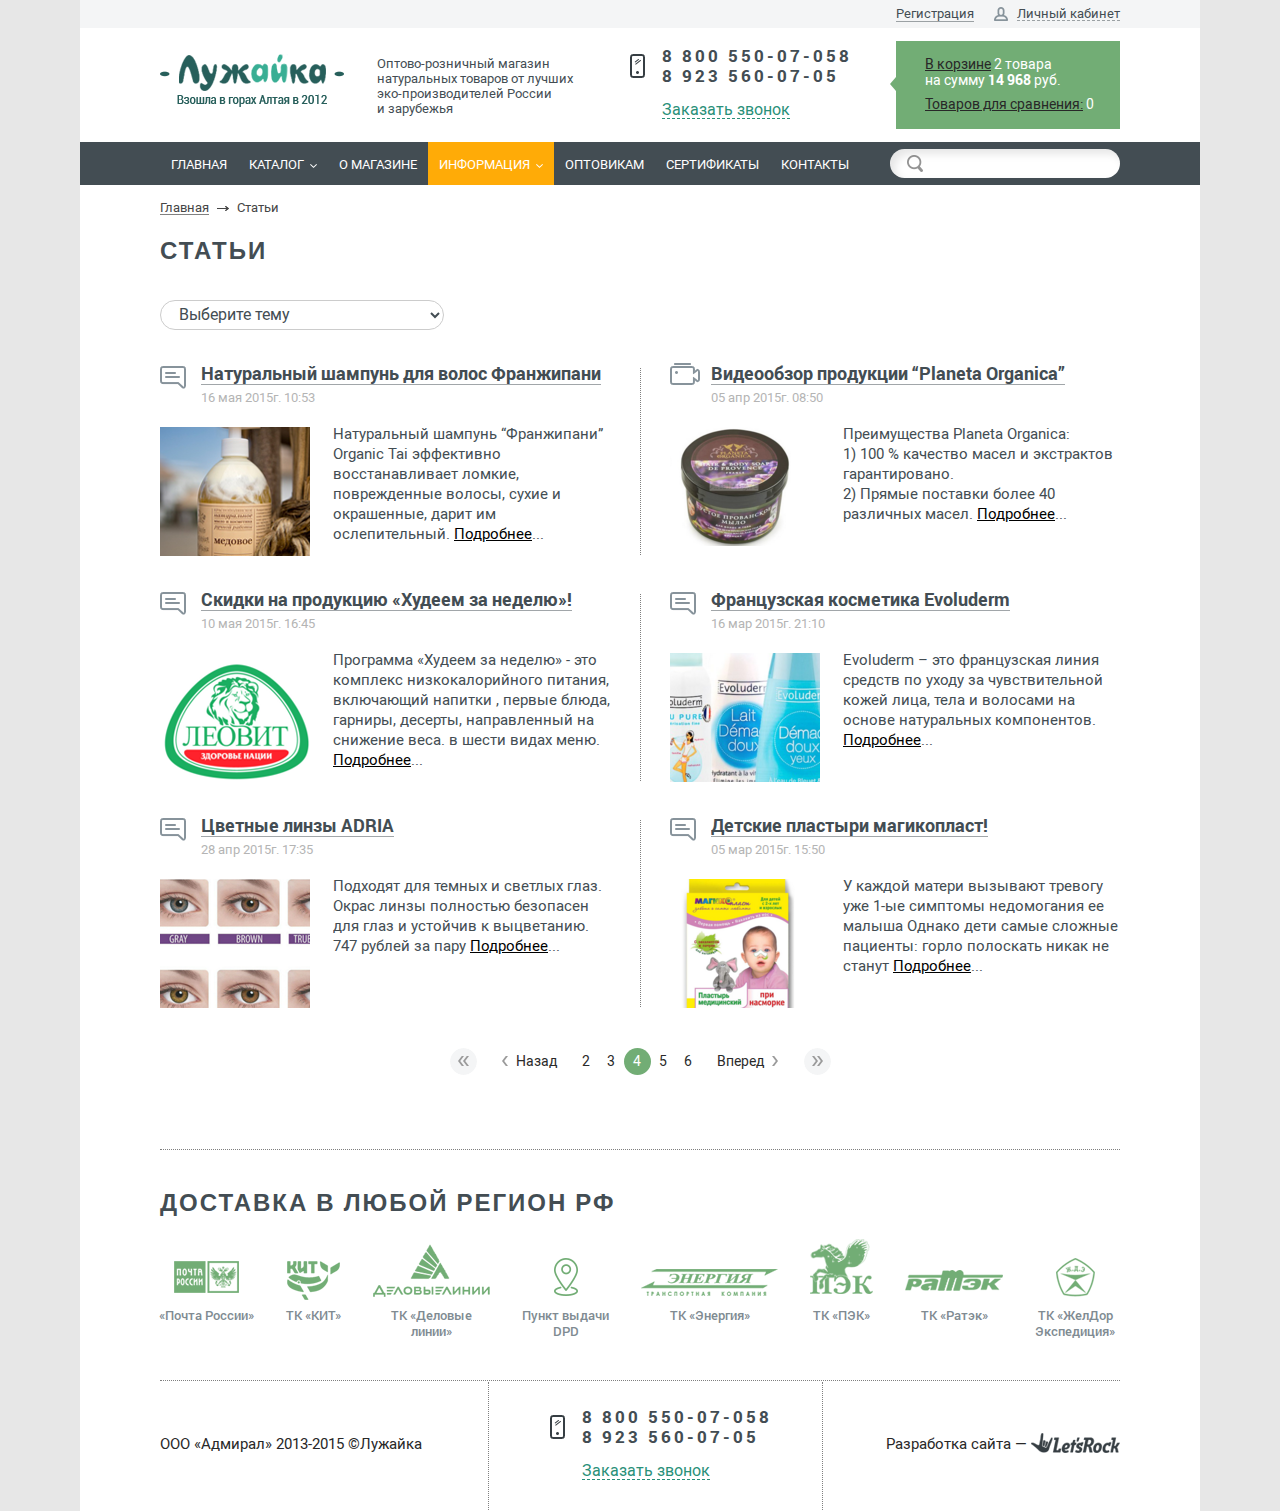
<file: articles-list.html>
﻿<!DOCTYPE html>
<html>
<head>
	<title>Лужайка</title>
	<meta charset="utf-8">
	<meta name="viewport" content="width=1120, user-scalable=yes">
	<!--<link href="./favicon.ico" rel="shortcut icon">-->
	<link href="./css/style.css" rel="stylesheet">
	<script src="./js/jquery.js"></script>
	<!--[if IE 8]>
		<script src="http://html5shiv.googlecode.com/svn/trunk/html5.js"></script>
		<script src="./js/ie8.js"></script>
	<![endif]-->
</head>
<body>
	<div class="wrapper">
		<div class="panel">
			<p class="reg"><a href="#">Регистрация</a></p>
			<p class="lk-open"><span>Личный кабинет</span></p>
			<ul class="lk-drop">
				<li><a href="#" data-open="login">Вход</a></li>
				<li><a href="#">Регистрация</a></li>
				<li><a href="#">Личный кабинет</a></li>
				<li><a href="#">Корзина</a></li>
				<li><a href="#">Мои заказы</a></li>
			</ul>
		</div>
		<header>
			<img src="./img/logo.png" width="184" height="53" class="logo" alt="">
			<p class="slogan">Оптово-розничный магазин натуральных товаров от лучших эко-производителей России<br> и зарубежья</p>
			<ul class="phones">
				<li><a href="+780055007058">8 800 550-07-058</a></li>
				<li><a href="+79235600705">8 923 560-07-05</a></li>
			</ul>
			<p class="call"><a href="#">Заказать звонок</a></p>
			<div class="basket">
				<p><a href="#">В корзине</a> 2 товара<br> на сумму <strong>14 968</strong> руб.</p>
				<p><a href="#">Товаров для сравнения:</a> 0</p>
			</div>
		</header>
		<div class="menu">
			<nav>
				<ul>
					<li><a href="#">Главная</a></li>
					<li>
						<a href="#">Каталог</a>
						<div class="grid">
							<div>
								<ul>
									<li>
										<h5><span><img src="./img/submenu-icon-1.png" width="21" height="23" alt=""></span><a href="#">Чаи и сборы</a></h5>
										<p><a href="#">Имбирные чаи</a></p>
										<p><a href="#">Сухие бальзамы</a></p>
									</li>
									<li>
										<h5><span><img src="./img/submenu-icon-2.png" width="14" height="20" alt=""></span><a href="#">Напитки</a></h5>
										<p><a href="#">Киселя</a></p>
										<p><a href="#">Растворимые напитки</a></p>
										<p><a href="#">Кофейные напитки</a></p>
									</li>
									<li>
										<h5><span><img src="./img/submenu-icon-3.png" width="15" height="27" alt=""></span><a href="#">Бальзамы и сиропы</a></h5>
										<p><a href="#">Для мужчин</a></p>
										<p><a href="#">Для женщин</a></p>
										<p><a href="#">Для детей</a></p>
										<p><a href="#">Для похудения</a></p>
										<p><a href="#">Для сердца</a></p>
										<p><a href="#">Для почек</a></p>
										<p><a href="#">Для печени</a></p>
										<p><a href="#">Для суставов</a></p>
									</li>
									<li>
										<h5><span><img src="./img/submenu-icon-4.png" width="18" height="20" alt=""></span><a href="#">Функциональное питание</a></h5>
										<p><a href="#">Каши</a></p>
										<p><a href="#">Мука</a></p>
										<p><a href="#">Крупа</a></p>
										<p><a href="#">Масла холодного отжима</a></p>
										<p><a href="#">Хлебцы</a></p>
										<p><a href="#">Кедровое молоко</a></p>
									</li>
									<li>
										<h5><span><img src="./img/submenu-icon-5.png" width="20" height="20" alt=""></span><a href="#">Изделия из шерсти</a></h5>
										<p><a href="#">Носки</a></p>
										<p><a href="#">Гольфы</a></p>
										<p><a href="#">Варежки, перчатки</a></p>
										<p><a href="#">Шапки</a></p>
									</li>
									<li>
										<h5><span><img src="./img/submenu-icon-6.png" width="17" height="18" alt=""></span><a href="#">Подарочные наборы</a></h5>
										<p><a href="#">Для мужчин</a></p>
										<p><a href="#">Для женщин</a></p>
										<p><a href="#">Общеукрепляющие</a></p>
									</li>
									<li>
										<h5><span><img src="./img/submenu-icon-7.png" width="10" height="22" alt=""></span><a href="#">Мумие, живица, каменное масло</a></h5>
									</li>
									<li>
										<h5><span><img src="./img/submenu-icon-8.png" width="22" height="19" alt=""></span><a href="#">Продукция пчеловодства</a></h5>
									</li>
									<li>
										<h5><span><img src="./img/submenu-icon-9.png" width="21" height="23" alt=""></span><a href="#">Кондитерские изделия</a></h5>
									</li>
									<li>
										<h5><span><img src="./img/submenu-icon-10.png" width="32" height="22" alt=""></span><a href="#">Пантовая продукция</a></h5>
									</li>
									<li>
										<h5><a href="#">Натуральная косметика</a></h5>
										<p><a href="#">Скрабы</a></p>
										<p><a href="#">Бальзамы для волос</a></p>
									</li>
								</ul>
								<div class="item-e">
									<p class="tag sale">акция</p>
									<div class="pic">
										<a href="#"><img src="./pic/catalog-2.jpg" width="162" height="112" alt=""></a>
									</div>
									<div class="core">
										<h3><a href="#">Мумие 30 гр.</a></h3>
										<p class="price old"><s>270</s> <em>С</em></p>
										<p class="price">320 <em>С</em></p>
										<div class="quantity-e">
											<em class="minus"></em>
											<input type="text" value="10">
											<em class="plus"></em>
										</div>
										<button>Купить</button>
									</div>
								</div>
							</div>
						</div>
					</li>
					<li><a href="#">О магазине</a></li>
					<li class="active">
						<a href="#">Информация</a>
						<div class="inline">
							<ul>
								<li><a href="#">Как купить</a></li>
								<li><a href="#">Доставка и оплата</a></li>
								<li><a href="#">Поставщикам</a></li>
								<li><a href="#">Отзывы</a></li>
								<li><a href="#">Статьи</a></li>
							</ul>
						</div>
					</li>
					<li><a href="#">Оптовикам</a></li>
					<li><a href="#">Сертификаты</a></li>
					<li><a href="#">Контакты</a></li>
				</ul>
			</nav>
			<div class="basket">
				<p><a href="#">В корзине</a> 2 товара</p>
				<p>на сумму <strong>14 968</strong> руб.</p>
			</div>
			<div class="search">
				<input type="text">
			</div>
		</div>
		<ul class="breadcrumbs">
			<li><a href="#">Главная</a></li>
			<li>Статьи</li>
		</ul>
		<div class="articles-b">
			<h1>Статьи</h1>
			<select>
				<option disabled selected>Выберите тему</option>
				<option>Напитки</option>
				<option>Бальзамы и сиропы</option>
				<option>Функциональное питание</option>
				<option>Изделия из шерсти</option>
				<option>Мумие, живица, каменное масло</option>
				<option>Продукция пчеловодства</option>
				<option>Кондитерские изделия</option>
				<option>Пантовая продукция</option>
				<option>Натуральная косметика</option>
				<option>Подарочные наборы</option>
			</select>
			<ul class="list">
				<li>
					<h4><img src="./img/article-icon-2.png" width="26" height="23" class="article" alt=""><a href="#"><span>Натуральный шампунь для волос Франжипани</span></a></h4>
					<h6>16 мая 2015г. 10:53</h6>
					<div>
						<div class="pic">
							<img src="./pic/article-1.png" width="150" height="129" alt="">
						</div>
						<div class="info">
							<p>Натуральный шампунь “Франжипани” Organic Tai эффективно восстанавливает ломкие, поврежденные волосы, сухие и окрашенные, дарит им ослепительный. <a href="#">Подробнее</a>...</p>
						</div>
					</div>
				</li>
				<li>
					<h4><img src="./img/video-icon.png" width="30" height="22" class="video" alt=""><a href="#"><span>Видеообзор продукции “Planeta Organica”</span></a></h4>
					<h6>05 апр 2015г. 08:50</h6>
					<div>
						<div class="pic">
							<img src="./pic/article-2.png" width="150" height="129" alt="">
						</div>
						<div class="info">
							<p>Преимущества Planeta Organica:<br> 1) 100 % качество масел и экстрактов гарантировано.<br> 2) Прямые поставки более 40 различных масел. <a href="#">Подробнее</a>...</p>
						</div>
					</div>
				</li>
				<li>
					<h4><img src="./img/article-icon-2.png" width="26" height="23" class="article" alt=""><a href="#"><span>Скидки на продукцию «Худеем за неделю»!</span></a></h4>
					<h6>10 мая 2015г. 16:45</h6>
					<div>
						<div class="pic">
							<img src="./pic/article-3.png" width="150" height="129" alt="">
						</div>
						<div class="info">
							<p>Программа «Худеем за неделю» - это комплекс низкокалорийного питания, включающий напитки , первые блюда, гарниры, десерты, направленный на снижение веса.  в шести видах меню. <a href="#">Подробнее</a>...</p>
						</div>
					</div>
				</li>
				<li>
					<h4><img src="./img/article-icon-2.png" width="26" height="23" class="article" alt=""><a href="#"><span>Французская косметика Evoluderm</span></a></h4>
					<h6>16 мар 2015г. 21:10</h6>
					<div>
						<div class="pic">
							<img src="./pic/article-4.png" width="150" height="129" alt="">
						</div>
						<div class="info">
							<p>Evoluderm – это французская линия средств по уходу за чувствительной кожей лица, тела и волосами на основе натуральных компонентов. <a href="#">Подробнее</a>...</p>
						</div>
					</div>
				</li>
				<li>
					<h4><img src="./img/article-icon-2.png" width="26" height="23" class="article" alt=""><a href="#"><span>Цветные линзы ADRIA</span></a></h4>
					<h6>28 апр 2015г. 17:35</h6>
					<div>
						<div class="pic">
							<img src="./pic/article-5.png" width="150" height="129" alt="">
						</div>
						<div class="info">
							<p>Подходят для темных и светлых глаз. Окрас линзы полностью безопасен для глаз и устойчив к выцветанию. 747 рублей за пару <a href="#">Подробнее</a>...</p>
						</div>
					</div>
				</li>
				<li>
					<h4><img src="./img/article-icon-2.png" width="26" height="23" class="article" alt=""><a href="#"><span>Детские пластыри магикопласт!</span></a></h4>
					<h6>05 мар 2015г. 15:50</h6>
					<div>
						<div class="pic">
							<img src="./pic/article-6.png" width="150" height="129" alt="">
						</div>
						<div class="info">
							<p>У каждой матери вызывают тревогу уже 1-ые симптомы недомогания ее малыша Однако дети самые сложные пациенты: горло полоскать никак не станут <a href="#">Подробнее</a>...</p>
						</div>
					</div>
				</li>
			</ul>
			<ul class="pages-b">
				<li><a href="#" class="first"></a></li>
				<li><a href="#" class="prev">Назад</a></li>
				<li><a href="#">2</a></li>
				<li><a href="#">3</a></li>
				<li class="active"><a href="#">4</a></li>
				<li><a href="#">5</a></li>
				<li><a href="#">6</a></li>
				<li><a href="#" class="next">Вперед</a></li>
				<li><a href="#" class="last"></a></li>
			</ul>
		</div>
		<div class="clear"></div>
	</div>
	<footer>
		<div class="delivery">
			<h2>Доставка в любой регион РФ</h2>
			<ul>
				<li>
					<img src="./img/delivery-icon-1.png" width="65" height="61" alt="">
					<p>«Почта России»</p>
				</li>
				<li>
					<img src="./img/delivery-icon-2.png" width="53" height="61" alt="">
					<p>ТК «КИТ»</p>
				</li>
				<li>
					<img src="./img/delivery-icon-3.png" width="117" height="61" alt="">
					<p>ТК «Деловые<br> линии»</p>
				</li>
				<li>
					<img src="./img/delivery-icon-4.png" width="24" height="61" alt="">
					<p>Пункт выдачи<br> DPD</p>
				</li>
				<li>
					<img src="./img/delivery-icon-5.png" width="137" height="61" alt="">
					<p>ТК «Энергия»</p>
				</li>
				<li>
					<img src="./img/delivery-icon-6.png" width="63" height="61" alt="">
					<p>ТК «ПЭК»</p>
				</li>
				<li>
					<img src="./img/delivery-icon-7.png" width="98" height="61" alt="">
					<p>ТК «Ратэк»</p>
				</li>
				<li>
					<img src="./img/delivery-icon-8.png" width="39" height="61" alt="">
					<p>ТК «ЖелДор<br> Экспедиция»</p>
				</li>
			</ul>
		</div>
		<p class="copy">ООО «Адмирал» 2013-2015 ©Лужайка</p>
		<div class="phones">
			<ul>
				<li><a href="+780055007058">8 800 550-07-058</a></li>
				<li><a href="+79235600705">8 923 560-07-05</a></li>
			</ul>
			<p><a href="#">Заказать звонок</a></p>
		</div>
		<p class="author">Разработка сайта — <a href="http://letsrock.pro" target="_blank"><img src="./img/letsrock-logo.png" width="89" height="20" alt=""></a></p>
	</footer>
	<div class="fade"></div>
	<div class="modal" data-target="login">
		<h3>Авторизация</h3>
		<div class="form">
			<!--<p class="complete"><span>Электронная почта *</span><input type="text"></p>-->
			<p class="complete"><span>Электронная почта *</span><input type="text" value="fruktobaron@gmail.com"></p>
			<p class="error"><span>Пароль *</span><input type="text"></p>
			<h6>* Поля, обязательные к заполнению</h6>
			<h5><a href="#">Забыли пароль</a><a href="#">Регистрация</a></h5>
			<button>Войти</button>
			<!--<h6 class="error">Заполните, пожалуйста, все поля</h6>-->
		</div>
	</div>
	<div class="go-top">
		<p>Наверх</p>
	</div>
	<script src="./js/easing.js"></script>
	<script src="./js/jcarousel.js"></script>
	<script src="./js/mobile.js"></script>
	<script src="./js/slides.js"></script>
	<script src="./js/uniform.js"></script>
	<script src="./js/dynamic.js"></script>
</body>
</html>
</file>
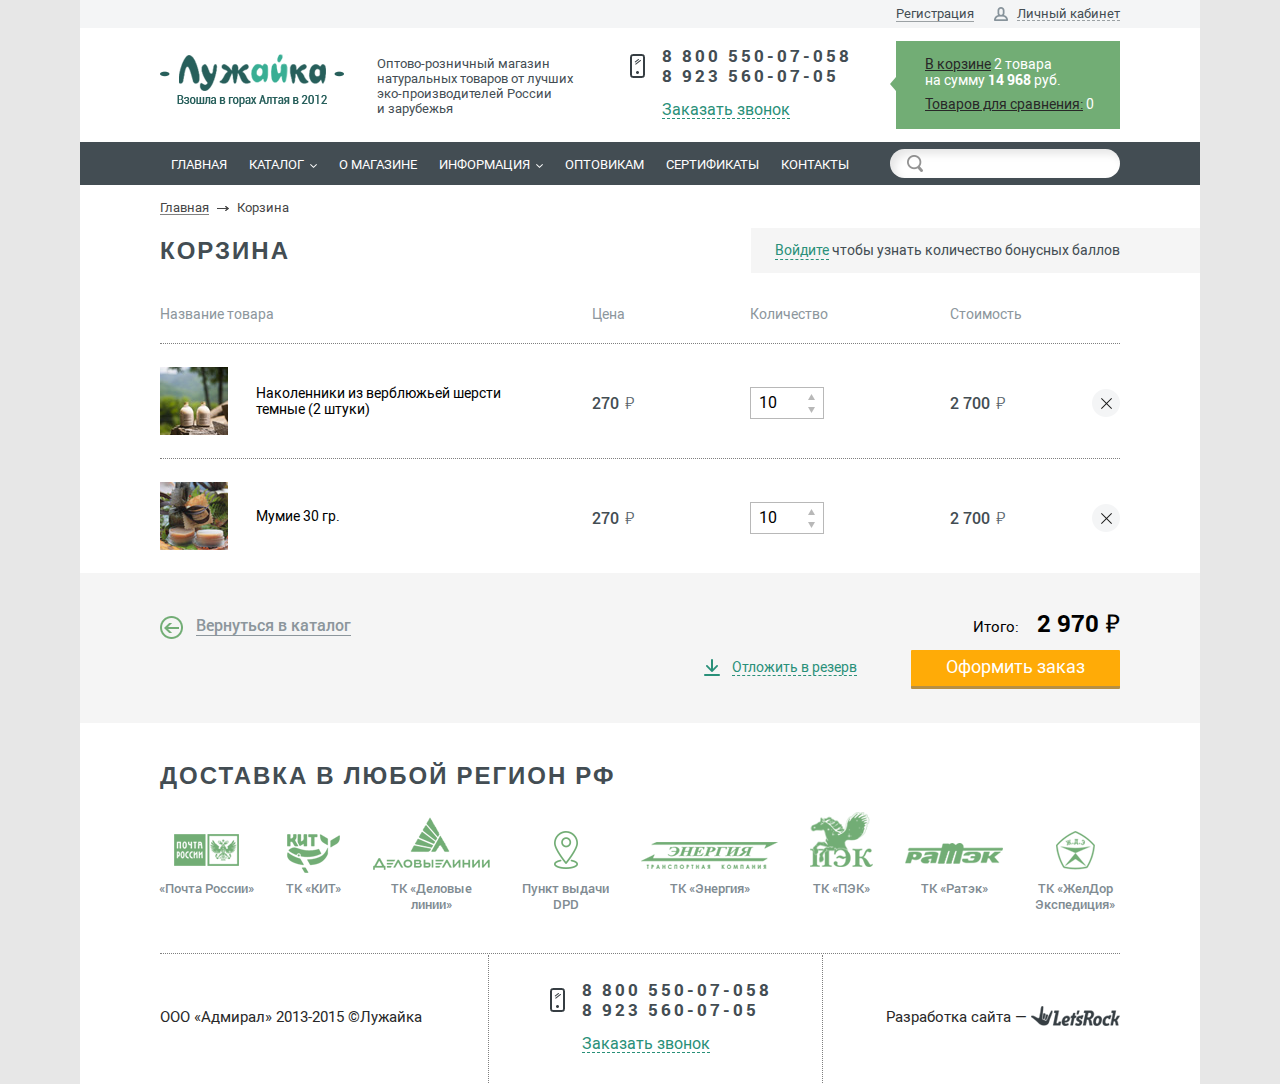
<file: basket.html>
﻿<!DOCTYPE html>
<html>
<head>
	<title>Лужайка</title>
	<meta charset="utf-8">
	<meta name="viewport" content="width=1120, user-scalable=yes">
	<!--<link href="./favicon.ico" rel="shortcut icon">-->
	<link href="./css/style.css" rel="stylesheet">
	<script src="./js/jquery.js"></script>
	<!--[if IE 8]>
		<script src="http://html5shiv.googlecode.com/svn/trunk/html5.js"></script>
		<script src="./js/ie8.js"></script>
	<![endif]-->
</head>
<body>
	<div class="wrapper">
		<div class="panel">
			<p class="reg"><a href="#">Регистрация</a></p>
			<p class="lk-open"><span>Личный кабинет</span></p>
			<ul class="lk-drop">
				<li><a href="#" data-open="login">Вход</a></li>
				<li><a href="#">Регистрация</a></li>
				<li><a href="#">Личный кабинет</a></li>
				<li><a href="#">Корзина</a></li>
				<li><a href="#">Мои заказы</a></li>
			</ul>
		</div>
		<header>
			<img src="./img/logo.png" width="184" height="53" class="logo" alt="">
			<p class="slogan">Оптово-розничный магазин натуральных товаров от лучших эко-производителей России<br> и зарубежья</p>
			<ul class="phones">
				<li><a href="+780055007058">8 800 550-07-058</a></li>
				<li><a href="+79235600705">8 923 560-07-05</a></li>
			</ul>
			<p class="call"><a href="#">Заказать звонок</a></p>
			<div class="basket">
				<p><a href="#">В корзине</a> 2 товара<br> на сумму <strong>14 968</strong> руб.</p>
				<p><a href="#">Товаров для сравнения:</a> 0</p>
			</div>
		</header>
		<div class="menu">
			<nav>
				<ul>
					<li><a href="#">Главная</a></li>
					<li>
						<a href="#">Каталог</a>
						<div class="grid">
							<div>
								<ul>
									<li>
										<h5><span><img src="./img/submenu-icon-1.png" width="21" height="23" alt=""></span><a href="#">Чаи и сборы</a></h5>
										<p><a href="#">Имбирные чаи</a></p>
										<p><a href="#">Сухие бальзамы</a></p>
									</li>
									<li>
										<h5><span><img src="./img/submenu-icon-2.png" width="14" height="20" alt=""></span><a href="#">Напитки</a></h5>
										<p><a href="#">Киселя</a></p>
										<p><a href="#">Растворимые напитки</a></p>
										<p><a href="#">Кофейные напитки</a></p>
									</li>
									<li>
										<h5><span><img src="./img/submenu-icon-3.png" width="15" height="27" alt=""></span><a href="#">Бальзамы и сиропы</a></h5>
										<p><a href="#">Для мужчин</a></p>
										<p><a href="#">Для женщин</a></p>
										<p><a href="#">Для детей</a></p>
										<p><a href="#">Для похудения</a></p>
										<p><a href="#">Для сердца</a></p>
										<p><a href="#">Для почек</a></p>
										<p><a href="#">Для печени</a></p>
										<p><a href="#">Для суставов</a></p>
									</li>
									<li>
										<h5><span><img src="./img/submenu-icon-4.png" width="18" height="20" alt=""></span><a href="#">Функциональное питание</a></h5>
										<p><a href="#">Каши</a></p>
										<p><a href="#">Мука</a></p>
										<p><a href="#">Крупа</a></p>
										<p><a href="#">Масла холодного отжима</a></p>
										<p><a href="#">Хлебцы</a></p>
										<p><a href="#">Кедровое молоко</a></p>
									</li>
									<li>
										<h5><span><img src="./img/submenu-icon-5.png" width="20" height="20" alt=""></span><a href="#">Изделия из шерсти</a></h5>
										<p><a href="#">Носки</a></p>
										<p><a href="#">Гольфы</a></p>
										<p><a href="#">Варежки, перчатки</a></p>
										<p><a href="#">Шапки</a></p>
									</li>
									<li>
										<h5><span><img src="./img/submenu-icon-6.png" width="17" height="18" alt=""></span><a href="#">Подарочные наборы</a></h5>
										<p><a href="#">Для мужчин</a></p>
										<p><a href="#">Для женщин</a></p>
										<p><a href="#">Общеукрепляющие</a></p>
									</li>
									<li>
										<h5><span><img src="./img/submenu-icon-7.png" width="10" height="22" alt=""></span><a href="#">Мумие, живица, каменное масло</a></h5>
									</li>
									<li>
										<h5><span><img src="./img/submenu-icon-8.png" width="22" height="19" alt=""></span><a href="#">Продукция пчеловодства</a></h5>
									</li>
									<li>
										<h5><span><img src="./img/submenu-icon-9.png" width="21" height="23" alt=""></span><a href="#">Кондитерские изделия</a></h5>
									</li>
									<li>
										<h5><span><img src="./img/submenu-icon-10.png" width="32" height="22" alt=""></span><a href="#">Пантовая продукция</a></h5>
									</li>
									<li>
										<h5><a href="#">Натуральная косметика</a></h5>
										<p><a href="#">Скрабы</a></p>
										<p><a href="#">Бальзамы для волос</a></p>
									</li>
								</ul>
								<div class="item-e">
									<p class="tag sale">акция</p>
									<div class="pic">
										<a href="#"><img src="./pic/catalog-2.jpg" width="162" height="112" alt=""></a>
									</div>
									<div class="core">
										<h3><a href="#">Мумие 30 гр.</a></h3>
										<p class="price old"><s>270</s> <em>С</em></p>
										<p class="price">320 <em>С</em></p>
										<div class="quantity-e">
											<em class="minus"></em>
											<input type="text" value="10">
											<em class="plus"></em>
										</div>
										<button>Купить</button>
									</div>
								</div>
							</div>
						</div>
					</li>
					<li><a href="#">О магазине</a></li>
					<li>
						<a href="#">Информация</a>
						<div class="inline">
							<ul>
								<li><a href="#">Как купить</a></li>
								<li><a href="#">Доставка и оплата</a></li>
								<li><a href="#">Поставщикам</a></li>
								<li><a href="#">Отзывы</a></li>
								<li><a href="#">Статьи</a></li>
							</ul>
						</div>
					</li>
					<li><a href="#">Оптовикам</a></li>
					<li><a href="#">Сертификаты</a></li>
					<li><a href="#">Контакты</a></li>
				</ul>
			</nav>
			<div class="basket">
				<p><a href="#">В корзине</a> 2 товара</p>
				<p>на сумму <strong>14 968</strong> руб.</p>
			</div>
			<div class="search">
				<input type="text">
			</div>
		</div>
		<ul class="breadcrumbs">
			<li><a href="#">Главная</a></li>
			<li>Корзина</li>
		</ul>
		<section class="lk-b">
			<h1>Корзина</h1>
			<p class="bonus"><a href="#">Войдите</a> чтобы узнать количество бонусных баллов</p>
			<div class="basket-e">
				<table>
					<thead>
						<tr>
							<th colspan="2">Название товара</th>
							<th>Цена</th>
							<th>Количество</th>
							<th>Стоимость</th>
						</tr>
					</thead>
					<tbody>
						<tr>
							<td><div><img src="./pic/order-1.jpg" width="68" height="68" alt=""></div></td>
							<td>Наколенники из верблюжьей шерсти темные (2 штуки)</td>
							<td><strong>270 <em>С</em></strong></td>
							<td>
								<span class="quantity">
									<em class="minus"></em>
									<input type="text" value="10">
									<em class="plus"></em>
								</span>
							</td>
							<td>
								<strong>2 700 <em>С</em></strong>
								<span class="remove"></span>
							</td>
						</tr>
						<tr>
							<td><div><img src="./pic/order-2.jpg" width="68" height="68" alt=""></div></td>
							<td>Мумие 30 гр.</td>
							<td><strong>270 <em>С</em></strong></td>
							<td>
								<span class="quantity">
									<em class="minus"></em>
									<input type="text" value="10">
									<em class="plus"></em>
								</span>
							</td>
							<td>
								<strong>2 700 <em>С</em></strong>
								<span class="remove"></span>
							</td>
						</tr>
					</tbody>
				</table>
			</div>
			<div class="order-total">
				<p class="back"><a href="#"><span>Вернуться в каталог</span></a></p>
				<p class="reserve"><a href="#"><span>Отложить в резерв</span></a></p>
				<h5>Итого: <strong>2 970 <em>С</em></strong></h5>
				<button>Оформить заказ</button>
			</div>
		</section>
		<div class="clear"></div>
	</div>
	<footer>
		<div class="delivery">
			<h2>Доставка в любой регион РФ</h2>
			<ul>
				<li>
					<img src="./img/delivery-icon-1.png" width="65" height="61" alt="">
					<p>«Почта России»</p>
				</li>
				<li>
					<img src="./img/delivery-icon-2.png" width="53" height="61" alt="">
					<p>ТК «КИТ»</p>
				</li>
				<li>
					<img src="./img/delivery-icon-3.png" width="117" height="61" alt="">
					<p>ТК «Деловые<br> линии»</p>
				</li>
				<li>
					<img src="./img/delivery-icon-4.png" width="24" height="61" alt="">
					<p>Пункт выдачи<br> DPD</p>
				</li>
				<li>
					<img src="./img/delivery-icon-5.png" width="137" height="61" alt="">
					<p>ТК «Энергия»</p>
				</li>
				<li>
					<img src="./img/delivery-icon-6.png" width="63" height="61" alt="">
					<p>ТК «ПЭК»</p>
				</li>
				<li>
					<img src="./img/delivery-icon-7.png" width="98" height="61" alt="">
					<p>ТК «Ратэк»</p>
				</li>
				<li>
					<img src="./img/delivery-icon-8.png" width="39" height="61" alt="">
					<p>ТК «ЖелДор<br> Экспедиция»</p>
				</li>
			</ul>
		</div>
		<p class="copy">ООО «Адмирал» 2013-2015 ©Лужайка</p>
		<div class="phones">
			<ul>
				<li><a href="+780055007058">8 800 550-07-058</a></li>
				<li><a href="+79235600705">8 923 560-07-05</a></li>
			</ul>
			<p><a href="#">Заказать звонок</a></p>
		</div>
		<p class="author">Разработка сайта — <a href="http://letsrock.pro" target="_blank"><img src="./img/letsrock-logo.png" width="89" height="20" alt=""></a></p>
	</footer>
	<div class="fade"></div>
	<div class="modal" data-target="login">
		<h3>Авторизация</h3>
		<div class="form">
			<!--<p class="complete"><span>Электронная почта *</span><input type="text"></p>-->
			<p class="complete"><span>Электронная почта *</span><input type="text" value="fruktobaron@gmail.com"></p>
			<p class="error"><span>Пароль *</span><input type="text"></p>
			<h6>* Поля, обязательные к заполнению</h6>
			<h5><a href="#">Забыли пароль</a><a href="#">Регистрация</a></h5>
			<button>Войти</button>
			<!--<h6 class="error">Заполните, пожалуйста, все поля</h6>-->
		</div>
	</div>
	<div class="go-top">
		<p>Наверх</p>
	</div>
	<script src="./js/easing.js"></script>
	<script src="./js/jcarousel.js"></script>
	<script src="./js/mobile.js"></script>
	<script src="./js/slides.js"></script>
	<script src="./js/uniform.js"></script>
	<script src="./js/dynamic.js"></script>
</body>
</html>
</file>
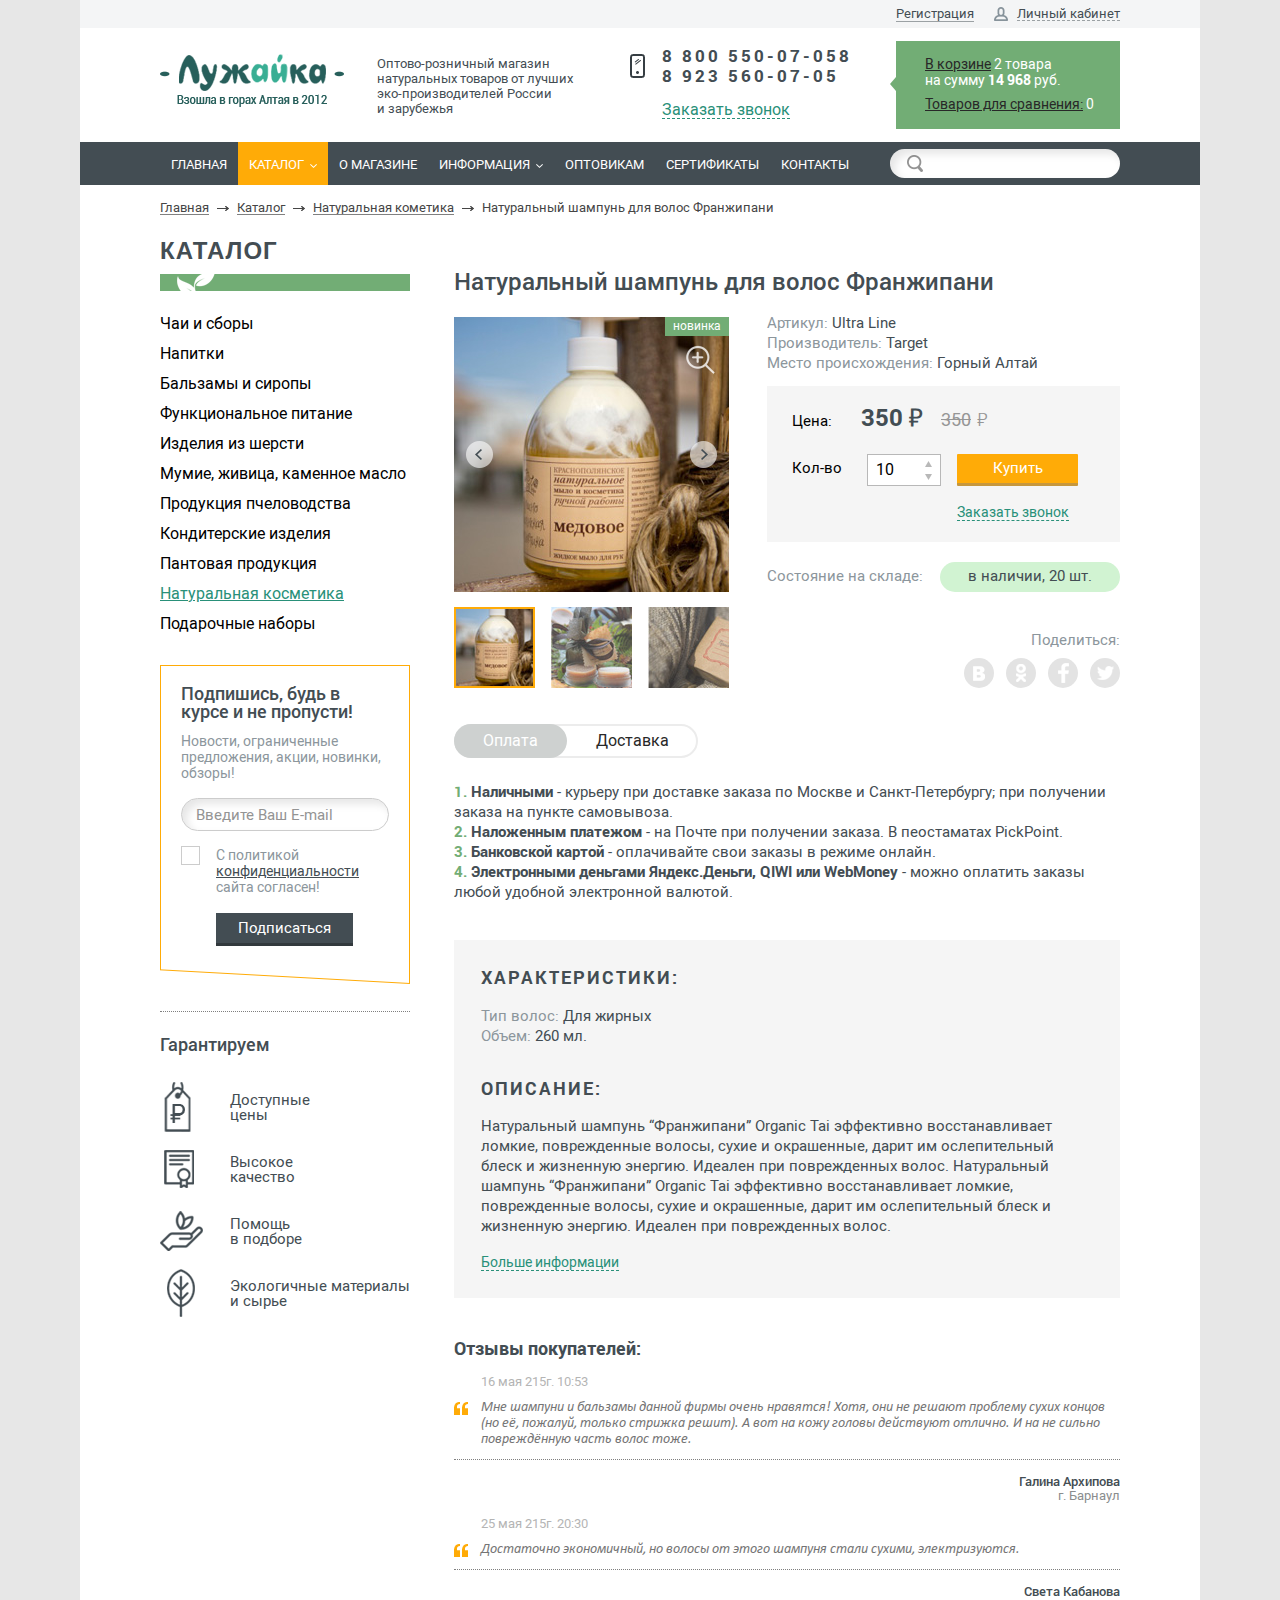
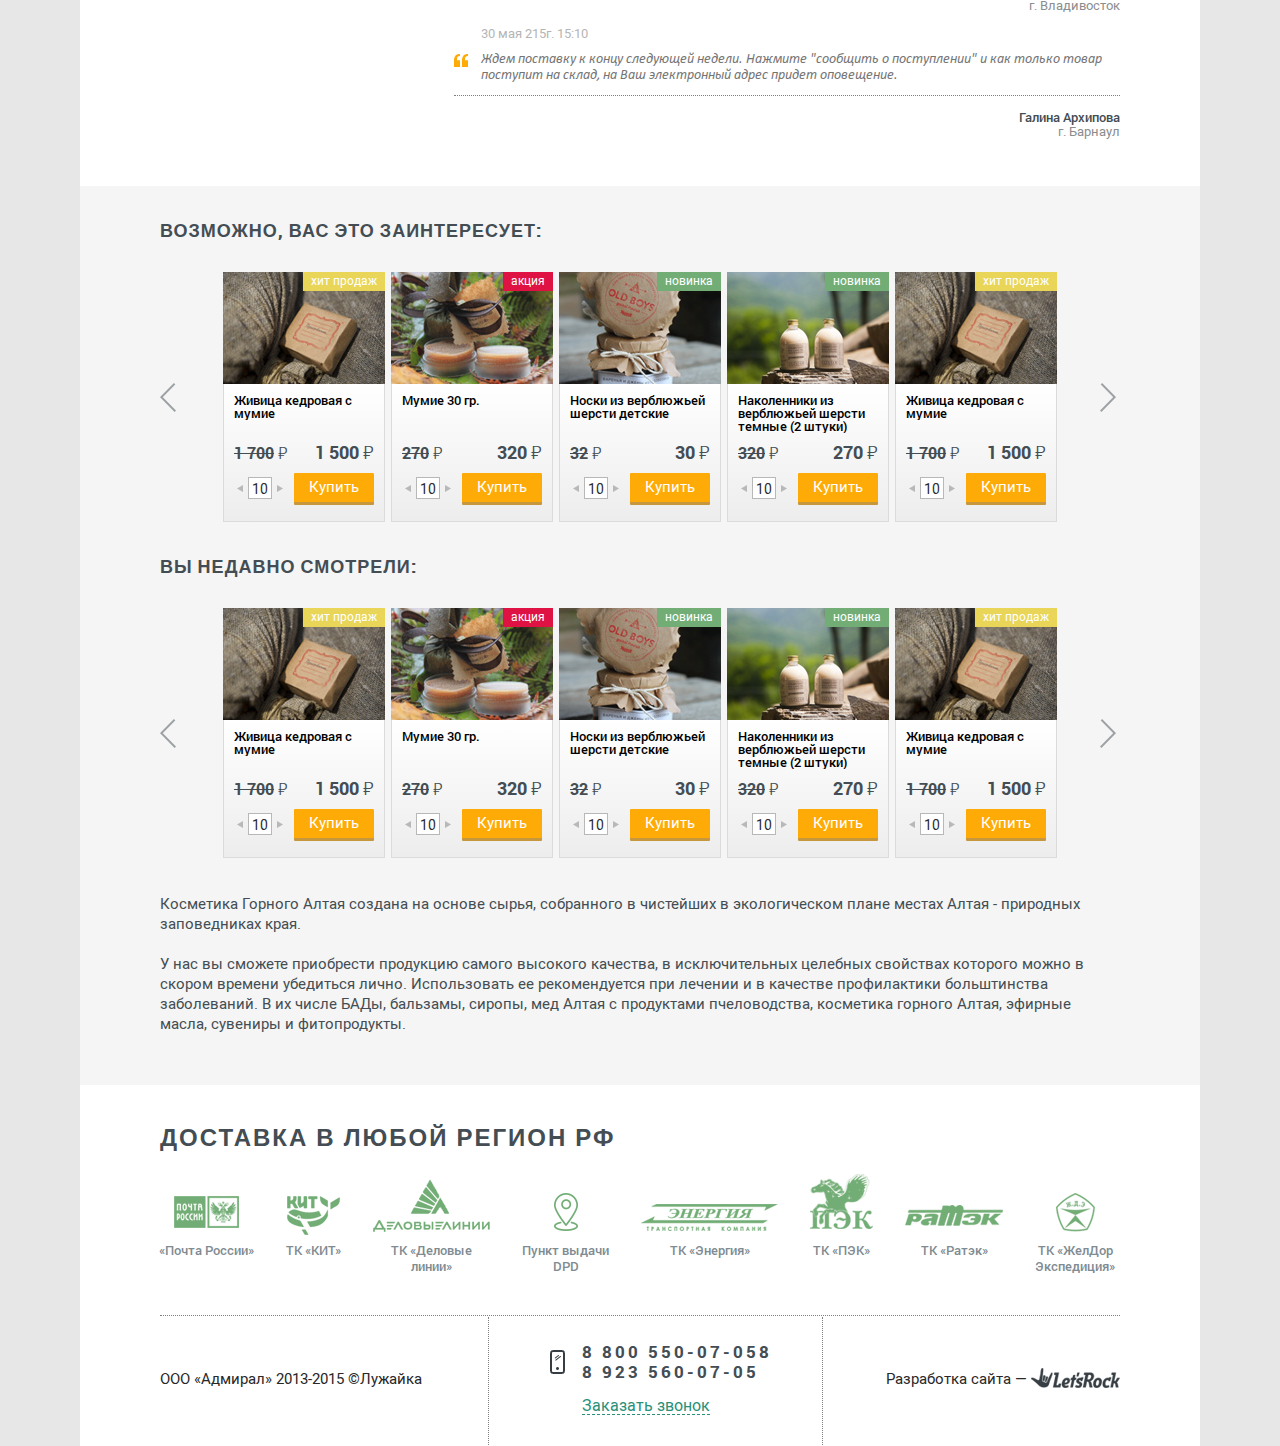
<file: card.html>
﻿<!DOCTYPE html>
<html>
<head>
	<title>Лужайка</title>
	<meta charset="utf-8">
	<meta name="viewport" content="width=1120, user-scalable=yes">
	<!--<link href="./favicon.ico" rel="shortcut icon">-->
	<link href="./css/style.css" rel="stylesheet">
	<link href="./fancybox/style.css" rel="stylesheet">
	<script src="./js/jquery.js"></script>
	<!--[if IE 8]>
		<script src="http://html5shiv.googlecode.com/svn/trunk/html5.js"></script>
		<script src="./js/ie8.js"></script>
	<![endif]-->
</head>
<body>
	<div class="wrapper">
		<div class="panel">
			<p class="reg"><a href="#">Регистрация</a></p>
			<p class="lk-open"><span>Личный кабинет</span></p>
			<ul class="lk-drop">
				<li><a href="#" data-open="login">Вход</a></li>
				<li><a href="#">Регистрация</a></li>
				<li><a href="#">Личный кабинет</a></li>
				<li><a href="#">Корзина</a></li>
				<li><a href="#">Мои заказы</a></li>
			</ul>
		</div>
		<header>
			<img src="./img/logo.png" width="184" height="53" class="logo" alt="">
			<p class="slogan">Оптово-розничный магазин натуральных товаров от лучших эко-производителей России<br> и зарубежья</p>
			<ul class="phones">
				<li><a href="+780055007058">8 800 550-07-058</a></li>
				<li><a href="+79235600705">8 923 560-07-05</a></li>
			</ul>
			<p class="call"><a href="#">Заказать звонок</a></p>
			<div class="basket">
				<p><a href="#">В корзине</a> 2 товара<br> на сумму <strong>14 968</strong> руб.</p>
				<p><a href="#">Товаров для сравнения:</a> 0</p>
			</div>
		</header>
		<div class="menu">
			<nav>
				<ul>
					<li><a href="#">Главная</a></li>
					<li class="active">
						<a href="#">Каталог</a>
						<div class="grid">
							<div>
								<ul>
									<li>
										<h5><span><img src="./img/submenu-icon-1.png" width="21" height="23" alt=""></span><a href="#">Чаи и сборы</a></h5>
										<p><a href="#">Имбирные чаи</a></p>
										<p><a href="#">Сухие бальзамы</a></p>
									</li>
									<li>
										<h5><span><img src="./img/submenu-icon-2.png" width="14" height="20" alt=""></span><a href="#">Напитки</a></h5>
										<p><a href="#">Киселя</a></p>
										<p><a href="#">Растворимые напитки</a></p>
										<p><a href="#">Кофейные напитки</a></p>
									</li>
									<li>
										<h5><span><img src="./img/submenu-icon-3.png" width="15" height="27" alt=""></span><a href="#">Бальзамы и сиропы</a></h5>
										<p><a href="#">Для мужчин</a></p>
										<p><a href="#">Для женщин</a></p>
										<p><a href="#">Для детей</a></p>
										<p><a href="#">Для похудения</a></p>
										<p><a href="#">Для сердца</a></p>
										<p><a href="#">Для почек</a></p>
										<p><a href="#">Для печени</a></p>
										<p><a href="#">Для суставов</a></p>
									</li>
									<li>
										<h5><span><img src="./img/submenu-icon-4.png" width="18" height="20" alt=""></span><a href="#">Функциональное питание</a></h5>
										<p><a href="#">Каши</a></p>
										<p><a href="#">Мука</a></p>
										<p><a href="#">Крупа</a></p>
										<p><a href="#">Масла холодного отжима</a></p>
										<p><a href="#">Хлебцы</a></p>
										<p><a href="#">Кедровое молоко</a></p>
									</li>
									<li>
										<h5><span><img src="./img/submenu-icon-5.png" width="20" height="20" alt=""></span><a href="#">Изделия из шерсти</a></h5>
										<p><a href="#">Носки</a></p>
										<p><a href="#">Гольфы</a></p>
										<p><a href="#">Варежки, перчатки</a></p>
										<p><a href="#">Шапки</a></p>
									</li>
									<li>
										<h5><span><img src="./img/submenu-icon-6.png" width="17" height="18" alt=""></span><a href="#">Подарочные наборы</a></h5>
										<p><a href="#">Для мужчин</a></p>
										<p><a href="#">Для женщин</a></p>
										<p><a href="#">Общеукрепляющие</a></p>
									</li>
									<li>
										<h5><span><img src="./img/submenu-icon-7.png" width="10" height="22" alt=""></span><a href="#">Мумие, живица, каменное масло</a></h5>
									</li>
									<li>
										<h5><span><img src="./img/submenu-icon-8.png" width="22" height="19" alt=""></span><a href="#">Продукция пчеловодства</a></h5>
									</li>
									<li>
										<h5><span><img src="./img/submenu-icon-9.png" width="21" height="23" alt=""></span><a href="#">Кондитерские изделия</a></h5>
									</li>
									<li>
										<h5><span><img src="./img/submenu-icon-10.png" width="32" height="22" alt=""></span><a href="#">Пантовая продукция</a></h5>
									</li>
									<li>
										<h5><a href="#">Натуральная косметика</a></h5>
										<p><a href="#">Скрабы</a></p>
										<p><a href="#">Бальзамы для волос</a></p>
									</li>
								</ul>
								<div class="item-e">
									<p class="tag sale">акция</p>
									<div class="pic">
										<a href="#"><img src="./pic/catalog-2.jpg" width="162" height="112" alt=""></a>
									</div>
									<div class="core">
										<h3><a href="#">Мумие 30 гр.</a></h3>
										<p class="price old"><s>270</s> <em>С</em></p>
										<p class="price">320 <em>С</em></p>
										<div class="quantity-e">
											<em class="minus"></em>
											<input type="text" value="10">
											<em class="plus"></em>
										</div>
										<button>Купить</button>
									</div>
								</div>
							</div>
						</div>
					</li>
					<li><a href="#">О магазине</a></li>
					<li>
						<a href="#">Информация</a>
						<div class="inline">
							<ul>
								<li><a href="#">Как купить</a></li>
								<li><a href="#">Доставка и оплата</a></li>
								<li><a href="#">Поставщикам</a></li>
								<li><a href="#">Отзывы</a></li>
								<li><a href="#">Статьи</a></li>
							</ul>
						</div>
					</li>
					<li><a href="#">Оптовикам</a></li>
					<li><a href="#">Сертификаты</a></li>
					<li><a href="#">Контакты</a></li>
				</ul>
			</nav>
			<div class="basket">
				<p><a href="#">В корзине</a> 2 товара</p>
				<p>на сумму <strong>14 968</strong> руб.</p>
			</div>
			<div class="search">
				<input type="text">
			</div>
		</div>
		<ul class="breadcrumbs">
			<li><a href="#">Главная</a></li>
			<li><a href="#">Каталог</a></li>
			<li><a href="#">Натуральная кометика</a></li>
			<li>Натуральный шампунь для волос Франжипани</li>
		</ul>
		<div class="catalog-i">
			<div>
				<div class="lc">
					<h2>Каталог</h2>
					<ul class="nav">
						<li>
							<a href="#">Чаи и сборы</a>
							<div>
								<ul>
									<li><a href="#"><span>Sub</a></li>
								</ul>
							</div>
						</li>
						<li>
							<a href="#">Напитки</a>
							<div>
								<ul>
									<li><a href="#"><span>Для мужчин</a></li>
									<li><a href="#"><span>Для женщин</a></li>
									<li><a href="#"><span>Для детей</a></li>
									<li><a href="#"><span>Для похудения</a></li>
									<li><a href="#"><span>Для сердца</a></li>
								</ul>
							</div>
						</li>
						<li>
							<a href="#">Бальзамы и сиропы</a>
							<div>
								<ul>
									<li><a href="#"><span>Sub</a></li>
								</ul>
							</div>
						</li>
						<li>
							<a href="#">Функциональное питание</a>
							<div>
								<ul>
									<li><a href="#"><span>Sub</a></li>
								</ul>
							</div>
						</li>
						<li>
							<a href="#">Изделия из шерсти</a>
							<div>
								<ul>
									<li><a href="#"><span>Sub</a></li>
								</ul>
							</div>
						</li>
						<li>
							<a href="#">Мумие, живица, каменное масло</a>
							<div>
								<ul>
									<li><a href="#"><span>Sub</a></li>
								</ul>
							</div>
						</li>
						<li>
							<a href="#">Продукция пчеловодства</a>
							<div>
								<ul>
									<li><a href="#"><span>Sub</a></li>
								</ul>
							</div>
						</li>
						<li>
							<a href="#">Кондитерские изделия</a>
							<div>
								<ul>
									<li><a href="#"><span>Sub</a></li>
								</ul>
							</div>
						</li>
						<li>
							<a href="#">Пантовая продукция</a>
							<div>
								<ul>
									<li><a href="#"><span>Sub</a></li>
								</ul>
							</div>
						</li>
						<li class="active">
							<a href="#">Натуральная косметика</a>
							<div>
								<ul>
									<li><a href="#"><span>Sub</a></li>
								</ul>
							</div>
						</li>
						<li>
							<a href="#">Подарочные наборы</a>
							<div>
								<ul>
									<li><a href="#"><span>Sub</a></li>
								</ul>
							</div>
						</li>
					</ul>
					<div class="subscribe">
						<h3>Подпишись, будь в курсе и не пропусти!</h3>
						<p>Новости, ограниченные предложения, акции, новинки, обзоры!</p>
						<input type="text" placeholder="Введите Ваш E-mail">
						<h6><label><input type="checkbox">С политикой <a href="#">конфиденциальности</a> сайта согласен!</label></h6>
						<button>Подписаться</button>
					</div>
					<div class="guarantees">
						<h3>Гарантируем</h3>
						<ul>
							<li><span><img src="./img/guarantees-icon-1.png" width="35" height="50" alt=""></span>Доступные<br> цены</li>
							<li><span><img src="./img/guarantees-icon-2.png" width="38" height="38" alt=""></span>Высокое<br> качество</li>
							<li><span><img src="./img/guarantees-icon-3.png" width="43" height="40" alt=""></span>Помощь<br> в подборе</li>
							<li><span><img src="./img/guarantees-icon-4.png" width="42" height="48" alt=""></span>Экологичные материалы<br> и сырье</li>
						</ul>
					</div>
				</div>
				<div class="rc">
					<section class="product-b">
						<h1>Натуральный шампунь для волос Франжипани</h1>
						<div class="card">
							<div class="gallery">
								<div>
									<div class="container">
										<div data-preview="./pic/slider-preview-1.jpg">
											<p class="tag new">новинка</p>
											<a href="./pic/big.jpg" class="zoom" rel="g1"></a>
											<img src="./pic/slider-main-1.jpg" width="276" height="275" alt="">
										</div>
										<div data-preview="./pic/slider-preview-2.jpg">
											<p class="tag new">новинка</p>
											<a href="./pic/big.jpg" class="zoom" rel="g1"></a>
											<img src="./pic/slider-main-2.jpg" width="276" height="275" alt="">
										</div>
										<div data-preview="./pic/slider-preview-3.jpg">
											<p class="tag new">новинка</p>
											<a href="./pic/big.jpg" class="zoom" rel="g1"></a>
											<img src="./pic/slider-main-3.jpg" width="276" height="275" alt="">
										</div>
									</div>
								</div>
							</div>
							<div class="info">
								<p><span>Артикул:</span> Ultra Line</p>
								<p><span>Производитель:</span> Target</p>
								<p><span>Место происхождения:</span> Горный Алтай</p>
								<div class="controls">
									<p><span>Цена:</span>350 <em>С</em><strong><s>350</s> <em>С</em></strong></p>
									<p>
										<span>Кол-во</span>
										<span class="quantity">
											<em class="minus"></em>
											<input type="text" value="10">
											<em class="plus"></em>
										</span>
										<button>Купить</button>
									</p>
									<h6><a href="#">Заказать звонок</a></h6>
								</div>
								<p class="availability">
									<em>Состояние на складе:</em>
									<span>в наличии, 20 шт.</span>
								</p>
								<div class="share">
									<p>Поделиться:</p>
									<ul>
										<li><a href="#" class="vk"><img src="./img/vk-icon.png" width="12" height="15" alt=""></a></li>
										<li><a href="#" class="ok"><img src="./img/ok-icon.png" width="10" height="18" alt=""></a></li>
										<li><a href="#" class="fb"><img src="./img/fb-icon.png" width="11" height="20" alt=""></a></li>
										<li><a href="#" class="tw"><img src="./img/tw-icon.png" width="17" height="14" alt=""></a></li>
									</ul>
								</div>
							</div>
						</div>
						<div class="tabs">
							<ul class="tabs-nav">
								<li><a href="1">Оплата</a></li>
								<li><a href="2">Доставка</a></li>
							</ul>
							<div data-tab="1">
								<ul>
									<li><span>1.</span> <strong>Наличными</strong> - курьеру при доставке заказа по Москве и Санкт-Петербургу; при получении заказа на пункте самовывоза.</li>
									<li><span>2.</span> <strong>Наложенным платежом</strong> - на Почте при получении заказа. В пеостаматах PickPoint.</li>
									<li><span>3.</span> <strong>Банковской картой</strong> - оплачивайте свои заказы в режиме онлайн.</li>
									<li><span>4.</span> <strong>Электронными деньгами Яндекс.Деньги, QIWI или WebMoney</strong> - можно оплатить заказы любой удобной электронной валютой.</li>
								</ul>
							</div>
							<div data-tab="2">
								<p>Таб 2</p>
							</div>
						</div>
						<div class="desc">
							<h4>Характеристики:</h4>
							<ul>
								<li><span>Тип волос:</span> Для жирных</li>
								<li><span>Объем:</span> 260 мл.</li>
							</ul>
							<h4>Описание:</h4>
							<p>Натуральный шампунь “Франжипани” Organic Tai эффективно восстанавливает ломкие, поврежденные волосы, сухие и окрашенные, дарит им ослепительный блеск и жизненную энергию. Идеален при поврежденных волос. Натуральный шампунь “Франжипани” Organic Tai эффективно восстанавливает ломкие, поврежденные волосы, сухие и окрашенные, дарит им ослепительный блеск и жизненную энергию. Идеален при поврежденных волос.</p>
							<div class="more">
								<p>Натуральный шампунь “Франжипани” Organic Tai эффективно восстанавливает ломкие, поврежденные волосы, сухие и окрашенные, дарит им ослепительный блеск и жизненную энергию. Идеален при поврежденных волос. Натуральный шампунь “Франжипани” Organic Tai эффективно восстанавливает ломкие, поврежденные волосы, сухие и окрашенные, дарит им ослепительный блеск и жизненную энергию. Идеален при поврежденных волос.</p>
							</div>
							<h6><span>Больше информации</span></h6>
						</div>
						<div class="reviews">
							<h3>Отзывы покупателей:</h3>
							<ul>
								<li>
									<h6>16 мая 215г. 10:53</h6>
									<div>
										<p>Мне шампуни и бальзамы данной фирмы очень нравятся! Хотя, они не решают проблему сухих концов (но её, пожалуй, только стрижка решит). А вот на кожу головы действуют отлично. И на не сильно повреждённую часть волос тоже.</p>
									</div>
									<h5><strong>Галина Архипова</strong> г. Барнаул</h5>
								</li>
								<li>
									<h6>25 мая 215г. 20:30</h6>
									<div>
										<p>Достаточно экономичный, но волосы от этого шампуня стали сухими, электризуются.</p>
									</div>
									<h5><strong>Света Кабанова</strong> г. Владивосток</h5>
								</li>
								<li>
									<h6>30 мая 215г. 15:10</h6>
									<div>
										<p>Ждем поставку к концу следующей недели. Нажмите &quot;сообщить о поступлении&quot; и как только товар поступит на склад, на Ваш электронный адрес придет оповещение.</p>
									</div>
									<h5><strong>Галина Архипова</strong> г. Барнаул</h5>
								</li>
							</ul>
						</div>
					</section>
				</div>
			</div>
		</div>
		<div class="context-b">
			<h2>Возможно, вас это заинтересует:</h2>
			<ul>
				<li class="item-e">
					<p class="tag hit">хит продаж</p>
					<div class="pic">
						<a href="#"><img src="./pic/catalog-1.jpg" width="162" height="112" alt=""></a>
					</div>
					<div class="core">
						<h3><a href="#">Живица кедровая с мумие</a></h3>
						<p class="price old"><s>1 700</s> <em>С</em></p>
						<p class="price">1 500 <em>С</em></p>
						<div class="quantity-e">
							<em class="minus"></em>
							<input type="text" value="10">
							<em class="plus"></em>
							</div>
						<button>Купить</button>
					</div>
				</li>
				<li class="item-e">
					<p class="tag sale">акция</p>
					<div class="pic">
						<a href="#"><img src="./pic/catalog-2.jpg" width="162" height="112" alt=""></a>
					</div>
					<div class="core">
						<h3><a href="#">Мумие 30 гр.</a></h3>
						<p class="price old"><s>270</s> <em>С</em></p>
						<p class="price">320 <em>С</em></p>
						<div class="quantity-e">
							<em class="minus"></em>
							<input type="text" value="10">
							<em class="plus"></em>
						</div>
						<button>Купить</button>
					</div>
				</li>
				<li class="item-e">
					<p class="tag new">новинка</p>
					<div class="pic">
						<a href="#"><img src="./pic/catalog-3.jpg" width="162" height="112" alt=""></a>
					</div>
					<div class="core">
						<h3><a href="#">Носки из верблюжьей шерсти детские</a></h3>
						<p class="price old"><s>32</s> <em>С</em></p>
						<p class="price">30 <em>С</em></p>
						<div class="quantity-e">
							<em class="minus"></em>
							<input type="text" value="10">
							<em class="plus"></em>
						</div>
						<button>Купить</button>
					</div>
				</li>
				<li class="item-e">
					<p class="tag new">новинка</p>
					<div class="pic">
						<a href="#"><img src="./pic/catalog-4.jpg" width="162" height="112" alt=""></a>
					</div>
					<div class="core">
						<h3><a href="#">Наколенники из верблюжьей шерсти темные (2 штуки)</a></h3>
						<p class="price old"><s>320</s> <em>С</em></p>
						<p class="price">270 <em>С</em></p>
						<div class="quantity-e">
							<em class="minus"></em>
							<input type="text" value="10">
							<em class="plus"></em>
						</div>
						<button>Купить</button>
					</div>
				</li>
				<li class="item-e">
					<p class="tag hit">хит продаж</p>
					<div class="pic">
						<a href="#"><img src="./pic/catalog-1.jpg" width="162" height="112" alt=""></a>
					</div>
					<div class="core">
						<h3><a href="#">Живица кедровая с мумие</a></h3>
						<p class="price old"><s>1 700</s> <em>С</em></p>
						<p class="price">1 500 <em>С</em></p>
						<div class="quantity-e">
							<em class="minus"></em>
							<input type="text" value="10">
							<em class="plus"></em>
							</div>
						<button>Купить</button>
					</div>
				</li>
				<li class="item-e">
					<p class="tag sale">акция</p>
					<div class="pic">
						<a href="#"><img src="./pic/catalog-2.jpg" width="162" height="112" alt=""></a>
					</div>
					<div class="core">
						<h3><a href="#">Мумие 30 гр.</a></h3>
						<p class="price old"><s>270</s> <em>С</em></p>
						<p class="price">320 <em>С</em></p>
						<div class="quantity-e">
							<em class="minus"></em>
							<input type="text" value="10">
							<em class="plus"></em>
						</div>
						<button>Купить</button>
					</div>
				</li>
				<li class="item-e">
					<p class="tag new">новинка</p>
					<div class="pic">
						<a href="#"><img src="./pic/catalog-3.jpg" width="162" height="112" alt=""></a>
					</div>
					<div class="core">
						<h3><a href="#">Носки из верблюжьей шерсти детские</a></h3>
						<p class="price old"><s>32</s> <em>С</em></p>
						<p class="price">30 <em>С</em></p>
						<div class="quantity-e">
							<em class="minus"></em>
							<input type="text" value="10">
							<em class="plus"></em>
						</div>
						<button>Купить</button>
					</div>
				</li>
				<li class="item-e">
					<p class="tag new">новинка</p>
					<div class="pic">
						<a href="#"><img src="./pic/catalog-4.jpg" width="162" height="112" alt=""></a>
					</div>
					<div class="core">
						<h3><a href="#">Наколенники из верблюжьей шерсти темные (2 штуки)</a></h3>
						<p class="price old"><s>320</s> <em>С</em></p>
						<p class="price">270 <em>С</em></p>
						<div class="quantity-e">
							<em class="minus"></em>
							<input type="text" value="10">
							<em class="plus"></em>
						</div>
						<button>Купить</button>
					</div>
				</li>
			</ul>
			<h2>Вы недавно смотрели:</h2>
			<ul>
				<li class="item-e">
					<p class="tag hit">хит продаж</p>
					<div class="pic">
						<a href="#"><img src="./pic/catalog-1.jpg" width="162" height="112" alt=""></a>
					</div>
					<div class="core">
						<h3><a href="#">Живица кедровая с мумие</a></h3>
						<p class="price old"><s>1 700</s> <em>С</em></p>
						<p class="price">1 500 <em>С</em></p>
						<div class="quantity-e">
							<em class="minus"></em>
							<input type="text" value="10">
							<em class="plus"></em>
							</div>
						<button>Купить</button>
					</div>
				</li>
				<li class="item-e">
					<p class="tag sale">акция</p>
					<div class="pic">
						<a href="#"><img src="./pic/catalog-2.jpg" width="162" height="112" alt=""></a>
					</div>
					<div class="core">
						<h3><a href="#">Мумие 30 гр.</a></h3>
						<p class="price old"><s>270</s> <em>С</em></p>
						<p class="price">320 <em>С</em></p>
						<div class="quantity-e">
							<em class="minus"></em>
							<input type="text" value="10">
							<em class="plus"></em>
						</div>
						<button>Купить</button>
					</div>
				</li>
				<li class="item-e">
					<p class="tag new">новинка</p>
					<div class="pic">
						<a href="#"><img src="./pic/catalog-3.jpg" width="162" height="112" alt=""></a>
					</div>
					<div class="core">
						<h3><a href="#">Носки из верблюжьей шерсти детские</a></h3>
						<p class="price old"><s>32</s> <em>С</em></p>
						<p class="price">30 <em>С</em></p>
						<div class="quantity-e">
							<em class="minus"></em>
							<input type="text" value="10">
							<em class="plus"></em>
						</div>
						<button>Купить</button>
					</div>
				</li>
				<li class="item-e">
					<p class="tag new">новинка</p>
					<div class="pic">
						<a href="#"><img src="./pic/catalog-4.jpg" width="162" height="112" alt=""></a>
					</div>
					<div class="core">
						<h3><a href="#">Наколенники из верблюжьей шерсти темные (2 штуки)</a></h3>
						<p class="price old"><s>320</s> <em>С</em></p>
						<p class="price">270 <em>С</em></p>
						<div class="quantity-e">
							<em class="minus"></em>
							<input type="text" value="10">
							<em class="plus"></em>
						</div>
						<button>Купить</button>
					</div>
				</li>
				<li class="item-e">
					<p class="tag hit">хит продаж</p>
					<div class="pic">
						<a href="#"><img src="./pic/catalog-1.jpg" width="162" height="112" alt=""></a>
					</div>
					<div class="core">
						<h3><a href="#">Живица кедровая с мумие</a></h3>
						<p class="price old"><s>1 700</s> <em>С</em></p>
						<p class="price">1 500 <em>С</em></p>
						<div class="quantity-e">
							<em class="minus"></em>
							<input type="text" value="10">
							<em class="plus"></em>
							</div>
						<button>Купить</button>
					</div>
				</li>
				<li class="item-e">
					<p class="tag sale">акция</p>
					<div class="pic">
						<a href="#"><img src="./pic/catalog-2.jpg" width="162" height="112" alt=""></a>
					</div>
					<div class="core">
						<h3><a href="#">Мумие 30 гр.</a></h3>
						<p class="price old"><s>270</s> <em>С</em></p>
						<p class="price">320 <em>С</em></p>
						<div class="quantity-e">
							<em class="minus"></em>
							<input type="text" value="10">
							<em class="plus"></em>
						</div>
						<button>Купить</button>
					</div>
				</li>
				<li class="item-e">
					<p class="tag new">новинка</p>
					<div class="pic">
						<a href="#"><img src="./pic/catalog-3.jpg" width="162" height="112" alt=""></a>
					</div>
					<div class="core">
						<h3><a href="#">Носки из верблюжьей шерсти детские</a></h3>
						<p class="price old"><s>32</s> <em>С</em></p>
						<p class="price">30 <em>С</em></p>
						<div class="quantity-e">
							<em class="minus"></em>
							<input type="text" value="10">
							<em class="plus"></em>
						</div>
						<button>Купить</button>
					</div>
				</li>
				<li class="item-e">
					<p class="tag new">новинка</p>
					<div class="pic">
						<a href="#"><img src="./pic/catalog-4.jpg" width="162" height="112" alt=""></a>
					</div>
					<div class="core">
						<h3><a href="#">Наколенники из верблюжьей шерсти темные (2 штуки)</a></h3>
						<p class="price old"><s>320</s> <em>С</em></p>
						<p class="price">270 <em>С</em></p>
						<div class="quantity-e">
							<em class="minus"></em>
							<input type="text" value="10">
							<em class="plus"></em>
						</div>
						<button>Купить</button>
					</div>
				</li>
			</ul>
			<div>
				<p>Косметика Горного Алтая создана на основе сырья, собранного в чистейших в экологическом плане местах Алтая - природных заповедниках края.</p>
				<p>У нас вы сможете приобрести продукцию самого высокого качества, в исключительных целебных свойствах которого можно в скором времени убедиться лично. Использовать ее рекомендуется при лечении и в качестве профилактики больштинства заболеваний. В их числе БАДы, бальзамы, сиропы, мед Алтая с продуктами пчеловодства, косметика горного Алтая, эфирные масла, сувениры и фитопродукты.</p>
			</div>
		</div>
		<div class="clear"></div>
	</div>
	<footer>
		<div class="delivery">
			<h2>Доставка в любой регион РФ</h2>
			<ul>
				<li>
					<img src="./img/delivery-icon-1.png" width="65" height="61" alt="">
					<p>«Почта России»</p>
				</li>
				<li>
					<img src="./img/delivery-icon-2.png" width="53" height="61" alt="">
					<p>ТК «КИТ»</p>
				</li>
				<li>
					<img src="./img/delivery-icon-3.png" width="117" height="61" alt="">
					<p>ТК «Деловые<br> линии»</p>
				</li>
				<li>
					<img src="./img/delivery-icon-4.png" width="24" height="61" alt="">
					<p>Пункт выдачи<br> DPD</p>
				</li>
				<li>
					<img src="./img/delivery-icon-5.png" width="137" height="61" alt="">
					<p>ТК «Энергия»</p>
				</li>
				<li>
					<img src="./img/delivery-icon-6.png" width="63" height="61" alt="">
					<p>ТК «ПЭК»</p>
				</li>
				<li>
					<img src="./img/delivery-icon-7.png" width="98" height="61" alt="">
					<p>ТК «Ратэк»</p>
				</li>
				<li>
					<img src="./img/delivery-icon-8.png" width="39" height="61" alt="">
					<p>ТК «ЖелДор<br> Экспедиция»</p>
				</li>
			</ul>
		</div>
		<p class="copy">ООО «Адмирал» 2013-2015 ©Лужайка</p>
		<div class="phones">
			<ul>
				<li><a href="+780055007058">8 800 550-07-058</a></li>
				<li><a href="+79235600705">8 923 560-07-05</a></li>
			</ul>
			<p><a href="#">Заказать звонок</a></p>
		</div>
		<p class="author">Разработка сайта — <a href="http://letsrock.pro" target="_blank"><img src="./img/letsrock-logo.png" width="89" height="20" alt=""></a></p>
	</footer>
	<div class="fade"></div>
	<div class="modal" data-target="login">
		<h3>Авторизация</h3>
		<div class="form">
			<!--<p class="complete"><span>Электронная почта *</span><input type="text"></p>-->
			<p class="complete"><span>Электронная почта *</span><input type="text" value="fruktobaron@gmail.com"></p>
			<p class="error"><span>Пароль *</span><input type="text"></p>
			<h6>* Поля, обязательные к заполнению</h6>
			<h5><a href="#">Забыли пароль</a><a href="#">Регистрация</a></h5>
			<button>Войти</button>
			<!--<h6 class="error">Заполните, пожалуйста, все поля</h6>-->
		</div>
	</div>
	<div class="go-top">
		<p>Наверх</p>
	</div>
	<script src="./fancybox/script.js"></script>
	<script src="./js/easing.js"></script>
	<script src="./js/jcarousel.js"></script>
	<script src="./js/mobile.js"></script>
	<script src="./js/slides.js"></script>
	<script src="./js/uniform.js"></script>
	<script src="./js/dynamic.js"></script>
</body>
</html>
</file>
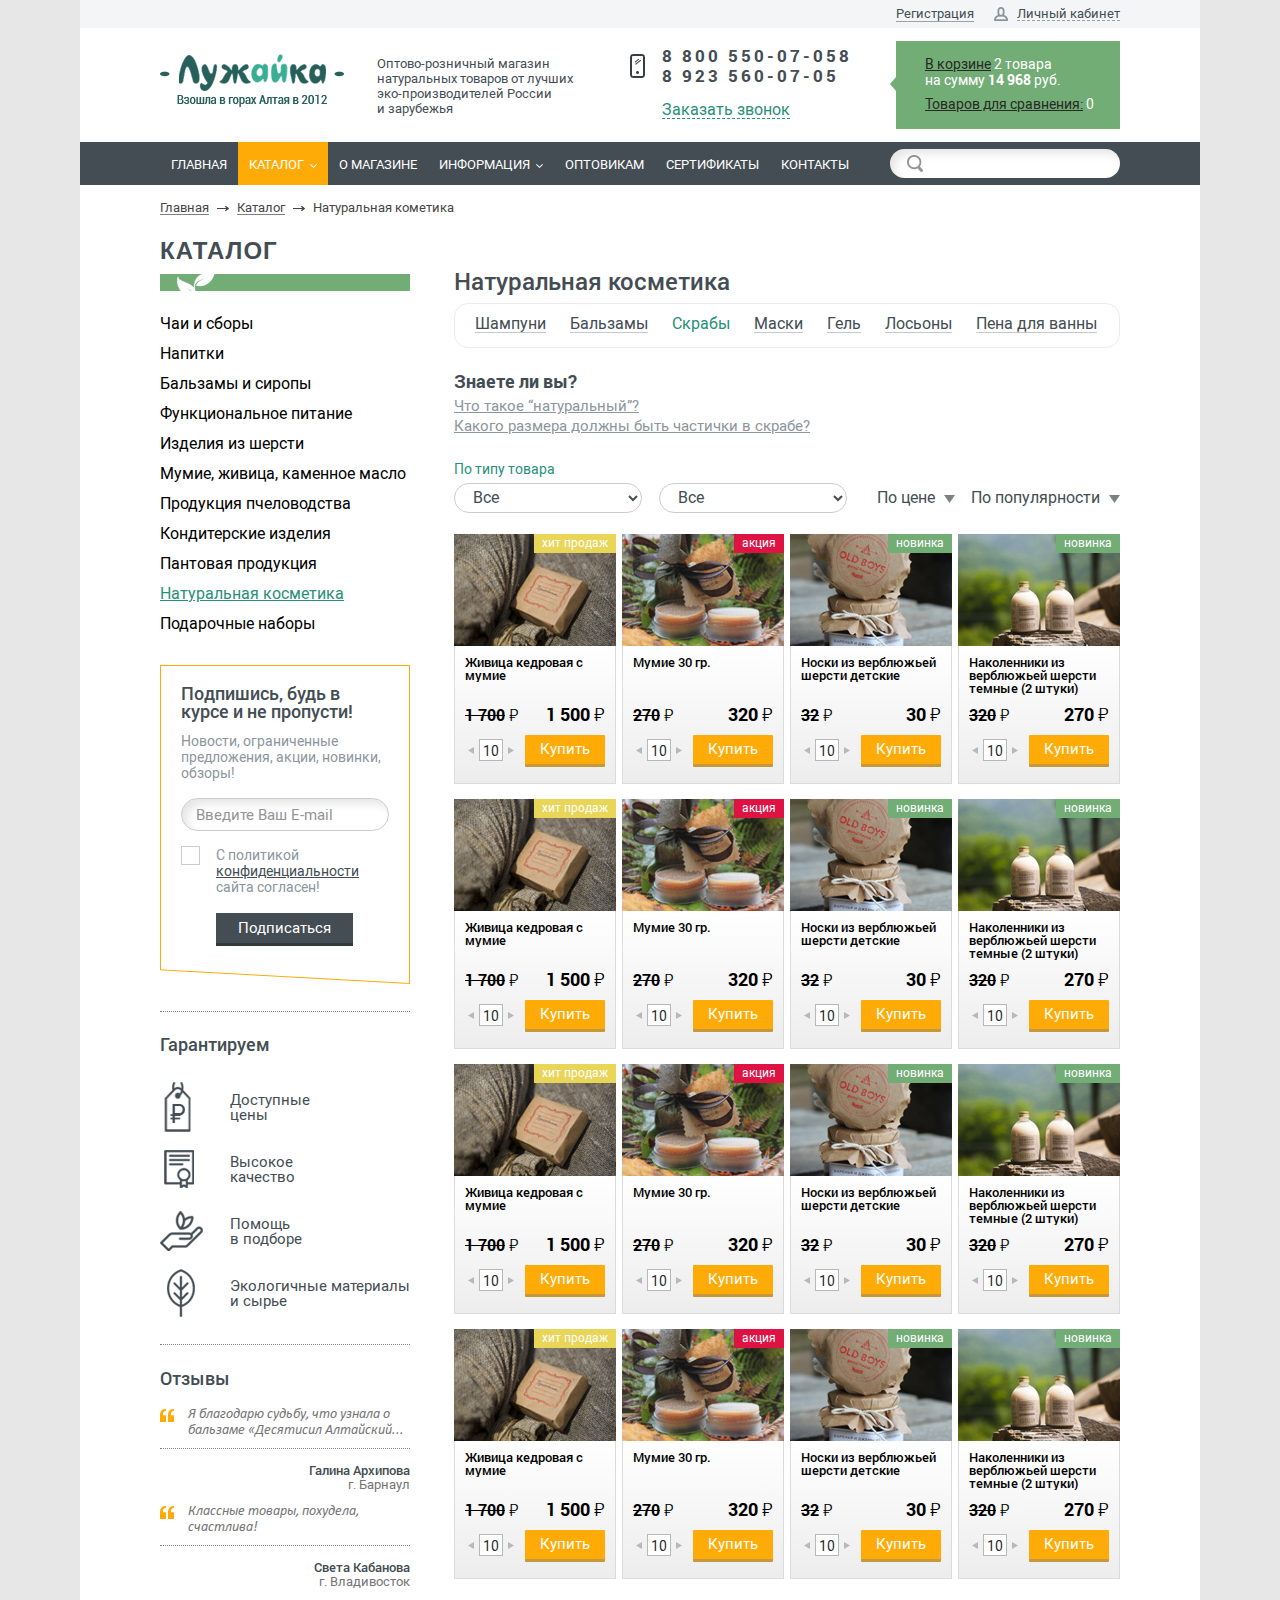
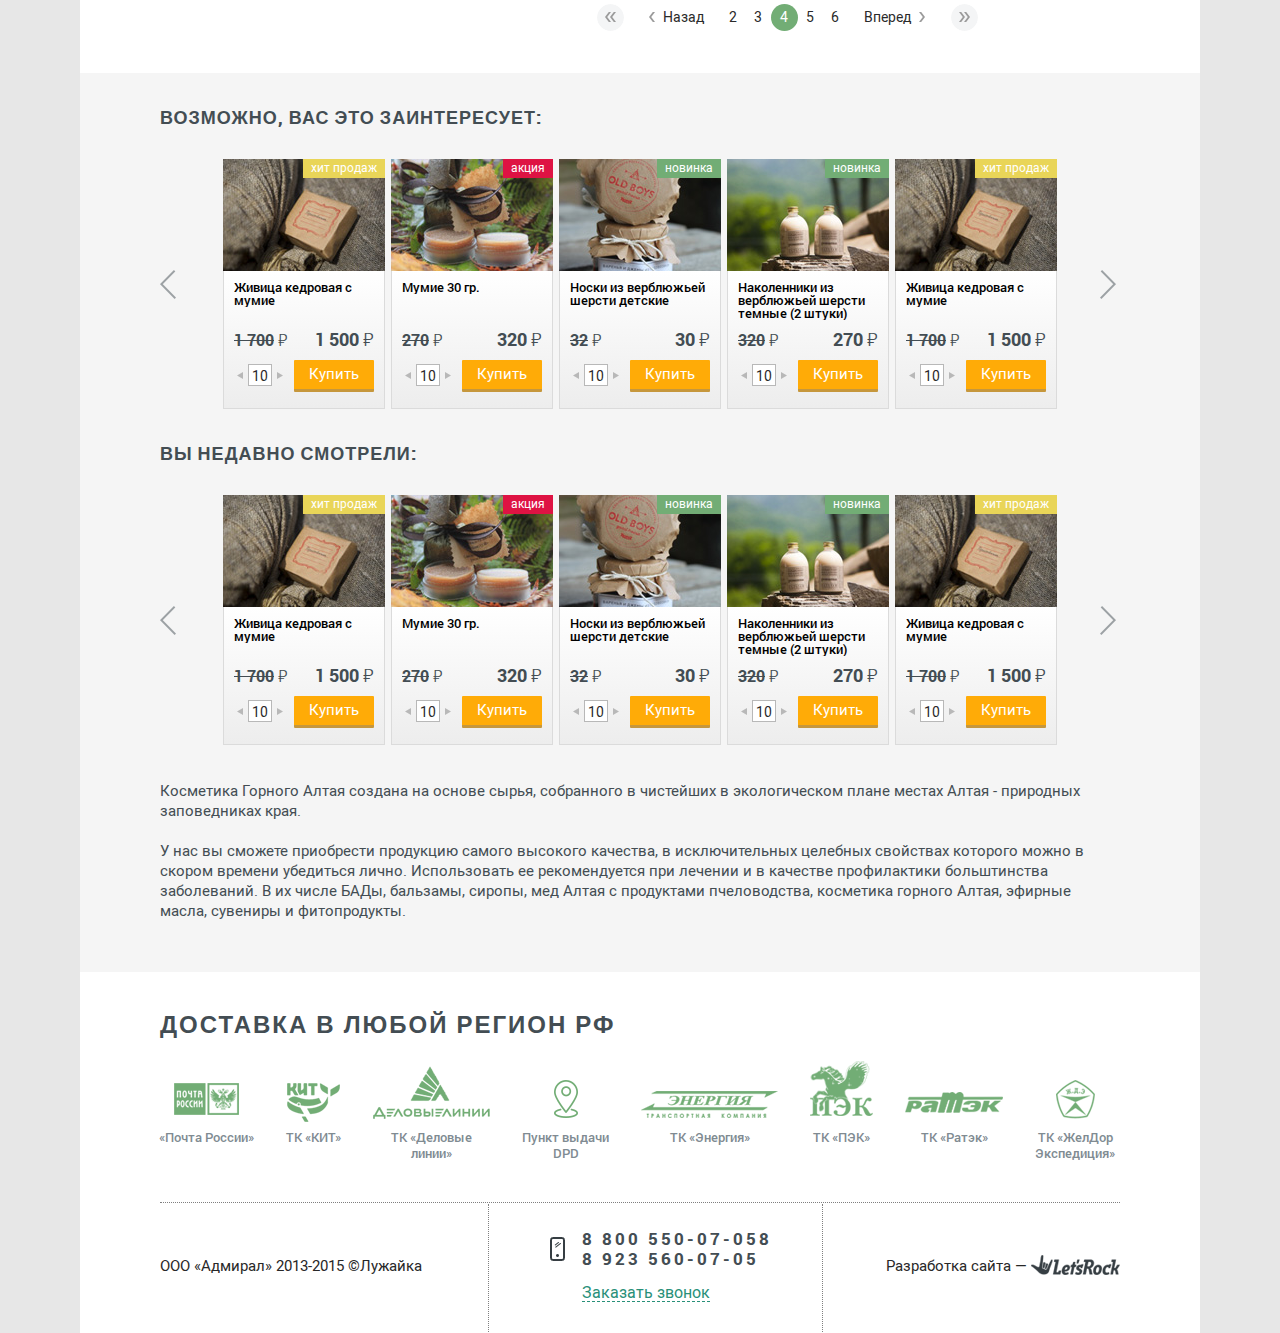
<file: catalog.html>
﻿<!DOCTYPE html>
<html>
<head>
	<title>Лужайка</title>
	<meta charset="utf-8">
	<meta name="viewport" content="width=1120, user-scalable=yes">
	<!--<link href="./favicon.ico" rel="shortcut icon">-->
	<link href="./css/style.css" rel="stylesheet">
	<script src="./js/jquery.js"></script>
	<!--[if IE 8]>
		<script src="http://html5shiv.googlecode.com/svn/trunk/html5.js"></script>
		<script src="./js/ie8.js"></script>
	<![endif]-->
</head>
<body>
	<div class="wrapper">
		<div class="panel">
			<p class="reg"><a href="#">Регистрация</a></p>
			<p class="lk-open"><span>Личный кабинет</span></p>
			<ul class="lk-drop">
				<li><a href="#" data-open="login">Вход</a></li>
				<li><a href="#">Регистрация</a></li>
				<li><a href="#">Личный кабинет</a></li>
				<li><a href="#">Корзина</a></li>
				<li><a href="#">Мои заказы</a></li>
			</ul>
		</div>
		<header>
			<img src="./img/logo.png" width="184" height="53" class="logo" alt="">
			<p class="slogan">Оптово-розничный магазин натуральных товаров от лучших эко-производителей России<br> и зарубежья</p>
			<ul class="phones">
				<li><a href="+780055007058">8 800 550-07-058</a></li>
				<li><a href="+79235600705">8 923 560-07-05</a></li>
			</ul>
			<p class="call"><a href="#">Заказать звонок</a></p>
			<div class="basket">
				<p><a href="#">В корзине</a> 2 товара<br> на сумму <strong>14 968</strong> руб.</p>
				<p><a href="#">Товаров для сравнения:</a> 0</p>
			</div>
		</header>
		<div class="menu">
			<nav>
				<ul>
					<li><a href="#">Главная</a></li>
					<li class="active">
						<a href="#">Каталог</a>
						<div class="grid">
							<div>
								<ul>
									<li>
										<h5><span><img src="./img/submenu-icon-1.png" width="21" height="23" alt=""></span><a href="#">Чаи и сборы</a></h5>
										<p><a href="#">Имбирные чаи</a></p>
										<p><a href="#">Сухие бальзамы</a></p>
									</li>
									<li>
										<h5><span><img src="./img/submenu-icon-2.png" width="14" height="20" alt=""></span><a href="#">Напитки</a></h5>
										<p><a href="#">Киселя</a></p>
										<p><a href="#">Растворимые напитки</a></p>
										<p><a href="#">Кофейные напитки</a></p>
									</li>
									<li>
										<h5><span><img src="./img/submenu-icon-3.png" width="15" height="27" alt=""></span><a href="#">Бальзамы и сиропы</a></h5>
										<p><a href="#">Для мужчин</a></p>
										<p><a href="#">Для женщин</a></p>
										<p><a href="#">Для детей</a></p>
										<p><a href="#">Для похудения</a></p>
										<p><a href="#">Для сердца</a></p>
										<p><a href="#">Для почек</a></p>
										<p><a href="#">Для печени</a></p>
										<p><a href="#">Для суставов</a></p>
									</li>
									<li>
										<h5><span><img src="./img/submenu-icon-4.png" width="18" height="20" alt=""></span><a href="#">Функциональное питание</a></h5>
										<p><a href="#">Каши</a></p>
										<p><a href="#">Мука</a></p>
										<p><a href="#">Крупа</a></p>
										<p><a href="#">Масла холодного отжима</a></p>
										<p><a href="#">Хлебцы</a></p>
										<p><a href="#">Кедровое молоко</a></p>
									</li>
									<li>
										<h5><span><img src="./img/submenu-icon-5.png" width="20" height="20" alt=""></span><a href="#">Изделия из шерсти</a></h5>
										<p><a href="#">Носки</a></p>
										<p><a href="#">Гольфы</a></p>
										<p><a href="#">Варежки, перчатки</a></p>
										<p><a href="#">Шапки</a></p>
									</li>
									<li>
										<h5><span><img src="./img/submenu-icon-6.png" width="17" height="18" alt=""></span><a href="#">Подарочные наборы</a></h5>
										<p><a href="#">Для мужчин</a></p>
										<p><a href="#">Для женщин</a></p>
										<p><a href="#">Общеукрепляющие</a></p>
									</li>
									<li>
										<h5><span><img src="./img/submenu-icon-7.png" width="10" height="22" alt=""></span><a href="#">Мумие, живица, каменное масло</a></h5>
									</li>
									<li>
										<h5><span><img src="./img/submenu-icon-8.png" width="22" height="19" alt=""></span><a href="#">Продукция пчеловодства</a></h5>
									</li>
									<li>
										<h5><span><img src="./img/submenu-icon-9.png" width="21" height="23" alt=""></span><a href="#">Кондитерские изделия</a></h5>
									</li>
									<li>
										<h5><span><img src="./img/submenu-icon-10.png" width="32" height="22" alt=""></span><a href="#">Пантовая продукция</a></h5>
									</li>
									<li>
										<h5><a href="#">Натуральная косметика</a></h5>
										<p><a href="#">Скрабы</a></p>
										<p><a href="#">Бальзамы для волос</a></p>
									</li>
								</ul>
								<div class="item-e">
									<p class="tag sale">акция</p>
									<div class="pic">
										<a href="#"><img src="./pic/catalog-2.jpg" width="162" height="112" alt=""></a>
									</div>
									<div class="core">
										<h3><a href="#">Мумие 30 гр.</a></h3>
										<p class="price old"><s>270</s> <em>С</em></p>
										<p class="price">320 <em>С</em></p>
										<div class="quantity-e">
											<em class="minus"></em>
											<input type="text" value="10">
											<em class="plus"></em>
										</div>
										<button>Купить</button>
									</div>
								</div>
							</div>
						</div>
					</li>
					<li><a href="#">О магазине</a></li>
					<li>
						<a href="#">Информация</a>
						<div class="inline">
							<ul>
								<li><a href="#">Как купить</a></li>
								<li><a href="#">Доставка и оплата</a></li>
								<li><a href="#">Поставщикам</a></li>
								<li><a href="#">Отзывы</a></li>
								<li><a href="#">Статьи</a></li>
							</ul>
						</div>
					</li>
					<li><a href="#">Оптовикам</a></li>
					<li><a href="#">Сертификаты</a></li>
					<li><a href="#">Контакты</a></li>
				</ul>
			</nav>
			<div class="basket">
				<p><a href="#">В корзине</a> 2 товара</p>
				<p>на сумму <strong>14 968</strong> руб.</p>
			</div>
			<div class="search">
				<input type="text">
			</div>
		</div>
		<ul class="breadcrumbs">
			<li><a href="#">Главная</a></li>
			<li><a href="#">Каталог</a></li>
			<li>Натуральная кометика</li>
		</ul>
		<div class="catalog-i">
			<div>
				<div class="lc">
					<h2>Каталог</h2>
					<ul class="nav">
						<li>
							<a href="#">Чаи и сборы</a>
							<div>
								<ul>
									<li><a href="#"><span>Sub</a></li>
								</ul>
							</div>
						</li>
						<li>
							<a href="#">Напитки</a>
							<div>
								<ul>
									<li><a href="#"><span>Для мужчин</a></li>
									<li><a href="#"><span>Для женщин</a></li>
									<li><a href="#"><span>Для детей</a></li>
									<li><a href="#"><span>Для похудения</a></li>
									<li><a href="#"><span>Для сердца</a></li>
								</ul>
							</div>
						</li>
						<li>
							<a href="#">Бальзамы и сиропы</a>
							<div>
								<ul>
									<li><a href="#"><span>Sub</a></li>
								</ul>
							</div>
						</li>
						<li>
							<a href="#">Функциональное питание</a>
							<div>
								<ul>
									<li><a href="#"><span>Sub</a></li>
								</ul>
							</div>
						</li>
						<li>
							<a href="#">Изделия из шерсти</a>
							<div>
								<ul>
									<li><a href="#"><span>Sub</a></li>
								</ul>
							</div>
						</li>
						<li>
							<a href="#">Мумие, живица, каменное масло</a>
							<div>
								<ul>
									<li><a href="#"><span>Sub</a></li>
								</ul>
							</div>
						</li>
						<li>
							<a href="#">Продукция пчеловодства</a>
							<div>
								<ul>
									<li><a href="#"><span>Sub</a></li>
								</ul>
							</div>
						</li>
						<li>
							<a href="#">Кондитерские изделия</a>
							<div>
								<ul>
									<li><a href="#"><span>Sub</a></li>
								</ul>
							</div>
						</li>
						<li>
							<a href="#">Пантовая продукция</a>
							<div>
								<ul>
									<li><a href="#"><span>Sub</a></li>
								</ul>
							</div>
						</li>
						<li class="active">
							<a href="#">Натуральная косметика</a>
							<div>
								<ul>
									<li><a href="#"><span>Sub</a></li>
								</ul>
							</div>
						</li>
						<li>
							<a href="#">Подарочные наборы</a>
							<div>
								<ul>
									<li><a href="#"><span>Sub</a></li>
								</ul>
							</div>
						</li>
					</ul>
					<div class="subscribe">
						<h3>Подпишись, будь в курсе и не пропусти!</h3>
						<p>Новости, ограниченные предложения, акции, новинки, обзоры!</p>
						<input type="text" placeholder="Введите Ваш E-mail">
						<h6><label><input type="checkbox">С политикой <a href="#">конфиденциальности</a> сайта согласен!</label></h6>
						<button>Подписаться</button>
					</div>
					<div class="guarantees">
						<h3>Гарантируем</h3>
						<ul>
							<li><span><img src="./img/guarantees-icon-1.png" width="35" height="50" alt=""></span>Доступные<br> цены</li>
							<li><span><img src="./img/guarantees-icon-2.png" width="38" height="38" alt=""></span>Высокое<br> качество</li>
							<li><span><img src="./img/guarantees-icon-3.png" width="43" height="40" alt=""></span>Помощь<br> в подборе</li>
							<li><span><img src="./img/guarantees-icon-4.png" width="42" height="48" alt=""></span>Экологичные материалы<br> и сырье</li>
						</ul>
					</div>
					<div class="reviews">
						<h3>Отзывы</h3>
						<ul>
							<li>
								<p>Я благодарю судьбу, что узнала о бальзаме «Десятисил Алтайский...</p>
								<h5><strong>Галина Архипова</strong> г. Барнаул</h5>
							</li>
							<li>
								<p>Классные товары, похудела, счастлива!</p>
								<h5><strong>Света Кабанова</strong> г. Владивосток</h5>
							</li>
						</ul>
					</div>
				</div>
				<div class="rc">
					<section class="main-i">
						<h1>Натуральная косметика</h1>
						<ul class="sub-categories">
							<li><a href="#">Шампуни</a></li>
							<li><a href="#">Бальзамы</a></li>
							<li class="active"><a href="#">Скрабы</a></li>
							<li><a href="#">Маски</a></li>
							<li><a href="#">Гель</a></li>
							<li><a href="#">Лосьоны</a></li>
							<li><a href="#">Пена для ванны</a></li>
						</ul>
						<div class="helpful">
							<h4>Знаете ли вы?</h4>
							<p><a href="#">Что такое “натуральный”?</a></p>
							<p><a href="#">Какого размера должны быть частички в скрабе?</a></p>
						</div>
						<div class="filter-t">
							<p>По типу товара</p>
							<select>
								<option>Все</option>
								<option>Не все</option>
							<select>
							<select>
								<option>Все</option>
								<option>Не все</option>
							<select>
							<ul>
								<li><span>По цене</span></li>
								<li><span>По популярности</span></li>
							</ul>
						</div>
						<ul class="list-b">
							<li class="item-e">
								<p class="tag hit">хит продаж</p>
								<div class="pic">
									<a href="#"><img src="./pic/catalog-1.jpg" width="162" height="112" alt=""></a>
								</div>
								<div class="core">
									<h3><a href="#">Живица кедровая с мумие</a></h3>
									<p class="price old"><s>1 700</s> <em>С</em></p>
									<p class="price">1 500 <em>С</em></p>
									<div class="quantity-e">
										<em class="minus"></em>
										<input type="text" value="10">
										<em class="plus"></em>
									</div>
									<button>Купить</button>
								</div>
							</li>
							<li class="item-e">
								<p class="tag sale">акция</p>
								<div class="pic">
									<a href="#"><img src="./pic/catalog-2.jpg" width="162" height="112" alt=""></a>
								</div>
								<div class="core">
									<h3><a href="#">Мумие 30 гр.</a></h3>
									<p class="price old"><s>270</s> <em>С</em></p>
									<p class="price">320 <em>С</em></p>
									<div class="quantity-e">
										<em class="minus"></em>
										<input type="text" value="10">
										<em class="plus"></em>
									</div>
									<button>Купить</button>
								</div>
							</li>
							<li class="item-e">
								<p class="tag new">новинка</p>
								<div class="pic">
									<a href="#"><img src="./pic/catalog-3.jpg" width="162" height="112" alt=""></a>
								</div>
								<div class="core">
									<h3><a href="#">Носки из верблюжьей шерсти детские</a></h3>
									<p class="price old"><s>32</s> <em>С</em></p>
									<p class="price">30 <em>С</em></p>
									<div class="quantity-e">
										<em class="minus"></em>
										<input type="text" value="10">
										<em class="plus"></em>
									</div>
									<button>Купить</button>
								</div>
							</li>
							<li class="item-e">
								<p class="tag new">новинка</p>
								<div class="pic">
									<a href="#"><img src="./pic/catalog-4.jpg" width="162" height="112" alt=""></a>
								</div>
								<div class="core">
									<h3><a href="#">Наколенники из верблюжьей шерсти темные (2 штуки)</a></h3>
									<p class="price old"><s>320</s> <em>С</em></p>
									<p class="price">270 <em>С</em></p>
									<div class="quantity-e">
										<em class="minus"></em>
										<input type="text" value="10">
										<em class="plus"></em>
									</div>
									<button>Купить</button>
								</div>
							</li>
							<li class="item-e">
								<p class="tag hit">хит продаж</p>
								<div class="pic">
									<a href="#"><img src="./pic/catalog-1.jpg" width="162" height="112" alt=""></a>
								</div>
								<div class="core">
									<h3><a href="#">Живица кедровая с мумие</a></h3>
									<p class="price old"><s>1 700</s> <em>С</em></p>
									<p class="price">1 500 <em>С</em></p>
									<div class="quantity-e">
										<em class="minus"></em>
										<input type="text" value="10">
										<em class="plus"></em>
									</div>
									<button>Купить</button>
								</div>
							</li>
							<li class="item-e">
								<p class="tag sale">акция</p>
								<div class="pic">
									<a href="#"><img src="./pic/catalog-2.jpg" width="162" height="112" alt=""></a>
								</div>
								<div class="core">
									<h3><a href="#">Мумие 30 гр.</a></h3>
									<p class="price old"><s>270</s> <em>С</em></p>
									<p class="price">320 <em>С</em></p>
									<div class="quantity-e">
										<em class="minus"></em>
										<input type="text" value="10">
										<em class="plus"></em>
									</div>
									<button>Купить</button>
								</div>
							</li>
							<li class="item-e">
								<p class="tag new">новинка</p>
								<div class="pic">
									<a href="#"><img src="./pic/catalog-3.jpg" width="162" height="112" alt=""></a>
								</div>
								<div class="core">
									<h3><a href="#">Носки из верблюжьей шерсти детские</a></h3>
									<p class="price old"><s>32</s> <em>С</em></p>
									<p class="price">30 <em>С</em></p>
									<div class="quantity-e">
										<em class="minus"></em>
										<input type="text" value="10">
										<em class="plus"></em>
									</div>
									<button>Купить</button>
								</div>
							</li>
							<li class="item-e">
								<p class="tag new">новинка</p>
								<div class="pic">
									<a href="#"><img src="./pic/catalog-4.jpg" width="162" height="112" alt=""></a>
								</div>
								<div class="core">
									<h3><a href="#">Наколенники из верблюжьей шерсти темные (2 штуки)</a></h3>
									<p class="price old"><s>320</s> <em>С</em></p>
									<p class="price">270 <em>С</em></p>
									<div class="quantity-e">
										<em class="minus"></em>
										<input type="text" value="10">
										<em class="plus"></em>
									</div>
									<button>Купить</button>
								</div>
							</li>
							<li class="item-e">
								<p class="tag hit">хит продаж</p>
								<div class="pic">
									<a href="#"><img src="./pic/catalog-1.jpg" width="162" height="112" alt=""></a>
								</div>
								<div class="core">
									<h3><a href="#">Живица кедровая с мумие</a></h3>
									<p class="price old"><s>1 700</s> <em>С</em></p>
									<p class="price">1 500 <em>С</em></p>
									<div class="quantity-e">
										<em class="minus"></em>
										<input type="text" value="10">
										<em class="plus"></em>
									</div>
									<button>Купить</button>
								</div>
							</li>
							<li class="item-e">
								<p class="tag sale">акция</p>
								<div class="pic">
									<a href="#"><img src="./pic/catalog-2.jpg" width="162" height="112" alt=""></a>
								</div>
								<div class="core">
									<h3><a href="#">Мумие 30 гр.</a></h3>
									<p class="price old"><s>270</s> <em>С</em></p>
									<p class="price">320 <em>С</em></p>
									<div class="quantity-e">
										<em class="minus"></em>
										<input type="text" value="10">
										<em class="plus"></em>
									</div>
									<button>Купить</button>
								</div>
							</li>
							<li class="item-e">
								<p class="tag new">новинка</p>
								<div class="pic">
									<a href="#"><img src="./pic/catalog-3.jpg" width="162" height="112" alt=""></a>
								</div>
								<div class="core">
									<h3><a href="#">Носки из верблюжьей шерсти детские</a></h3>
									<p class="price old"><s>32</s> <em>С</em></p>
									<p class="price">30 <em>С</em></p>
									<div class="quantity-e">
										<em class="minus"></em>
										<input type="text" value="10">
										<em class="plus"></em>
									</div>
									<button>Купить</button>
								</div>
							</li>
							<li class="item-e">
								<p class="tag new">новинка</p>
								<div class="pic">
									<a href="#"><img src="./pic/catalog-4.jpg" width="162" height="112" alt=""></a>
								</div>
								<div class="core">
									<h3><a href="#">Наколенники из верблюжьей шерсти темные (2 штуки)</a></h3>
									<p class="price old"><s>320</s> <em>С</em></p>
									<p class="price">270 <em>С</em></p>
									<div class="quantity-e">
										<em class="minus"></em>
										<input type="text" value="10">
										<em class="plus"></em>
									</div>
									<button>Купить</button>
								</div>
							</li>
							<li class="item-e">
								<p class="tag hit">хит продаж</p>
								<div class="pic">
									<a href="#"><img src="./pic/catalog-1.jpg" width="162" height="112" alt=""></a>
								</div>
								<div class="core">
									<h3><a href="#">Живица кедровая с мумие</a></h3>
									<p class="price old"><s>1 700</s> <em>С</em></p>
									<p class="price">1 500 <em>С</em></p>
									<div class="quantity-e">
										<em class="minus"></em>
										<input type="text" value="10">
										<em class="plus"></em>
									</div>
									<button>Купить</button>
								</div>
							</li>
							<li class="item-e">
								<p class="tag sale">акция</p>
								<div class="pic">
									<a href="#"><img src="./pic/catalog-2.jpg" width="162" height="112" alt=""></a>
								</div>
								<div class="core">
									<h3><a href="#">Мумие 30 гр.</a></h3>
									<p class="price old"><s>270</s> <em>С</em></p>
									<p class="price">320 <em>С</em></p>
									<div class="quantity-e">
										<em class="minus"></em>
										<input type="text" value="10">
										<em class="plus"></em>
									</div>
									<button>Купить</button>
								</div>
							</li>
							<li class="item-e">
								<p class="tag new">новинка</p>
								<div class="pic">
									<a href="#"><img src="./pic/catalog-3.jpg" width="162" height="112" alt=""></a>
								</div>
								<div class="core">
									<h3><a href="#">Носки из верблюжьей шерсти детские</a></h3>
									<p class="price old"><s>32</s> <em>С</em></p>
									<p class="price">30 <em>С</em></p>
									<div class="quantity-e">
										<em class="minus"></em>
										<input type="text" value="10">
										<em class="plus"></em>
									</div>
									<button>Купить</button>
								</div>
							</li>
							<li class="item-e">
								<p class="tag new">новинка</p>
								<div class="pic">
									<a href="#"><img src="./pic/catalog-4.jpg" width="162" height="112" alt=""></a>
								</div>
								<div class="core">
									<h3><a href="#">Наколенники из верблюжьей шерсти темные (2 штуки)</a></h3>
									<p class="price old"><s>320</s> <em>С</em></p>
									<p class="price">270 <em>С</em></p>
									<div class="quantity-e">
										<em class="minus"></em>
										<input type="text" value="10">
										<em class="plus"></em>
									</div>
									<button>Купить</button>
								</div>
							</li>
						</ul>
						<ul class="pages-b">
							<li><a href="#" class="first"></a></li>
							<li><a href="#" class="prev">Назад</a></li>
							<li><a href="#">2</a></li>
							<li><a href="#">3</a></li>
							<li class="active"><a href="#">4</a></li>
							<li><a href="#">5</a></li>
							<li><a href="#">6</a></li>
							<li><a href="#" class="next">Вперед</a></li>
							<li><a href="#" class="last"></a></li>
						</ul>
					</section>
				</div>
			</div>
		</div>
		<div class="context-b">
			<h2>Возможно, вас это заинтересует:</h2>
			<ul>
				<li class="item-e">
					<p class="tag hit">хит продаж</p>
					<div class="pic">
						<a href="#"><img src="./pic/catalog-1.jpg" width="162" height="112" alt=""></a>
					</div>
					<div class="core">
						<h3><a href="#">Живица кедровая с мумие</a></h3>
						<p class="price old"><s>1 700</s> <em>С</em></p>
						<p class="price">1 500 <em>С</em></p>
						<div class="quantity-e">
							<em class="minus"></em>
							<input type="text" value="10">
							<em class="plus"></em>
							</div>
						<button>Купить</button>
					</div>
				</li>
				<li class="item-e">
					<p class="tag sale">акция</p>
					<div class="pic">
						<a href="#"><img src="./pic/catalog-2.jpg" width="162" height="112" alt=""></a>
					</div>
					<div class="core">
						<h3><a href="#">Мумие 30 гр.</a></h3>
						<p class="price old"><s>270</s> <em>С</em></p>
						<p class="price">320 <em>С</em></p>
						<div class="quantity-e">
							<em class="minus"></em>
							<input type="text" value="10">
							<em class="plus"></em>
						</div>
						<button>Купить</button>
					</div>
				</li>
				<li class="item-e">
					<p class="tag new">новинка</p>
					<div class="pic">
						<a href="#"><img src="./pic/catalog-3.jpg" width="162" height="112" alt=""></a>
					</div>
					<div class="core">
						<h3><a href="#">Носки из верблюжьей шерсти детские</a></h3>
						<p class="price old"><s>32</s> <em>С</em></p>
						<p class="price">30 <em>С</em></p>
						<div class="quantity-e">
							<em class="minus"></em>
							<input type="text" value="10">
							<em class="plus"></em>
						</div>
						<button>Купить</button>
					</div>
				</li>
				<li class="item-e">
					<p class="tag new">новинка</p>
					<div class="pic">
						<a href="#"><img src="./pic/catalog-4.jpg" width="162" height="112" alt=""></a>
					</div>
					<div class="core">
						<h3><a href="#">Наколенники из верблюжьей шерсти темные (2 штуки)</a></h3>
						<p class="price old"><s>320</s> <em>С</em></p>
						<p class="price">270 <em>С</em></p>
						<div class="quantity-e">
							<em class="minus"></em>
							<input type="text" value="10">
							<em class="plus"></em>
						</div>
						<button>Купить</button>
					</div>
				</li>
				<li class="item-e">
					<p class="tag hit">хит продаж</p>
					<div class="pic">
						<a href="#"><img src="./pic/catalog-1.jpg" width="162" height="112" alt=""></a>
					</div>
					<div class="core">
						<h3><a href="#">Живица кедровая с мумие</a></h3>
						<p class="price old"><s>1 700</s> <em>С</em></p>
						<p class="price">1 500 <em>С</em></p>
						<div class="quantity-e">
							<em class="minus"></em>
							<input type="text" value="10">
							<em class="plus"></em>
							</div>
						<button>Купить</button>
					</div>
				</li>
				<li class="item-e">
					<p class="tag sale">акция</p>
					<div class="pic">
						<a href="#"><img src="./pic/catalog-2.jpg" width="162" height="112" alt=""></a>
					</div>
					<div class="core">
						<h3><a href="#">Мумие 30 гр.</a></h3>
						<p class="price old"><s>270</s> <em>С</em></p>
						<p class="price">320 <em>С</em></p>
						<div class="quantity-e">
							<em class="minus"></em>
							<input type="text" value="10">
							<em class="plus"></em>
						</div>
						<button>Купить</button>
					</div>
				</li>
				<li class="item-e">
					<p class="tag new">новинка</p>
					<div class="pic">
						<a href="#"><img src="./pic/catalog-3.jpg" width="162" height="112" alt=""></a>
					</div>
					<div class="core">
						<h3><a href="#">Носки из верблюжьей шерсти детские</a></h3>
						<p class="price old"><s>32</s> <em>С</em></p>
						<p class="price">30 <em>С</em></p>
						<div class="quantity-e">
							<em class="minus"></em>
							<input type="text" value="10">
							<em class="plus"></em>
						</div>
						<button>Купить</button>
					</div>
				</li>
				<li class="item-e">
					<p class="tag new">новинка</p>
					<div class="pic">
						<a href="#"><img src="./pic/catalog-4.jpg" width="162" height="112" alt=""></a>
					</div>
					<div class="core">
						<h3><a href="#">Наколенники из верблюжьей шерсти темные (2 штуки)</a></h3>
						<p class="price old"><s>320</s> <em>С</em></p>
						<p class="price">270 <em>С</em></p>
						<div class="quantity-e">
							<em class="minus"></em>
							<input type="text" value="10">
							<em class="plus"></em>
						</div>
						<button>Купить</button>
					</div>
				</li>
			</ul>
			<h2>Вы недавно смотрели:</h2>
			<ul>
				<li class="item-e">
					<p class="tag hit">хит продаж</p>
					<div class="pic">
						<a href="#"><img src="./pic/catalog-1.jpg" width="162" height="112" alt=""></a>
					</div>
					<div class="core">
						<h3><a href="#">Живица кедровая с мумие</a></h3>
						<p class="price old"><s>1 700</s> <em>С</em></p>
						<p class="price">1 500 <em>С</em></p>
						<div class="quantity-e">
							<em class="minus"></em>
							<input type="text" value="10">
							<em class="plus"></em>
							</div>
						<button>Купить</button>
					</div>
				</li>
				<li class="item-e">
					<p class="tag sale">акция</p>
					<div class="pic">
						<a href="#"><img src="./pic/catalog-2.jpg" width="162" height="112" alt=""></a>
					</div>
					<div class="core">
						<h3><a href="#">Мумие 30 гр.</a></h3>
						<p class="price old"><s>270</s> <em>С</em></p>
						<p class="price">320 <em>С</em></p>
						<div class="quantity-e">
							<em class="minus"></em>
							<input type="text" value="10">
							<em class="plus"></em>
						</div>
						<button>Купить</button>
					</div>
				</li>
				<li class="item-e">
					<p class="tag new">новинка</p>
					<div class="pic">
						<a href="#"><img src="./pic/catalog-3.jpg" width="162" height="112" alt=""></a>
					</div>
					<div class="core">
						<h3><a href="#">Носки из верблюжьей шерсти детские</a></h3>
						<p class="price old"><s>32</s> <em>С</em></p>
						<p class="price">30 <em>С</em></p>
						<div class="quantity-e">
							<em class="minus"></em>
							<input type="text" value="10">
							<em class="plus"></em>
						</div>
						<button>Купить</button>
					</div>
				</li>
				<li class="item-e">
					<p class="tag new">новинка</p>
					<div class="pic">
						<a href="#"><img src="./pic/catalog-4.jpg" width="162" height="112" alt=""></a>
					</div>
					<div class="core">
						<h3><a href="#">Наколенники из верблюжьей шерсти темные (2 штуки)</a></h3>
						<p class="price old"><s>320</s> <em>С</em></p>
						<p class="price">270 <em>С</em></p>
						<div class="quantity-e">
							<em class="minus"></em>
							<input type="text" value="10">
							<em class="plus"></em>
						</div>
						<button>Купить</button>
					</div>
				</li>
				<li class="item-e">
					<p class="tag hit">хит продаж</p>
					<div class="pic">
						<a href="#"><img src="./pic/catalog-1.jpg" width="162" height="112" alt=""></a>
					</div>
					<div class="core">
						<h3><a href="#">Живица кедровая с мумие</a></h3>
						<p class="price old"><s>1 700</s> <em>С</em></p>
						<p class="price">1 500 <em>С</em></p>
						<div class="quantity-e">
							<em class="minus"></em>
							<input type="text" value="10">
							<em class="plus"></em>
							</div>
						<button>Купить</button>
					</div>
				</li>
				<li class="item-e">
					<p class="tag sale">акция</p>
					<div class="pic">
						<a href="#"><img src="./pic/catalog-2.jpg" width="162" height="112" alt=""></a>
					</div>
					<div class="core">
						<h3><a href="#">Мумие 30 гр.</a></h3>
						<p class="price old"><s>270</s> <em>С</em></p>
						<p class="price">320 <em>С</em></p>
						<div class="quantity-e">
							<em class="minus"></em>
							<input type="text" value="10">
							<em class="plus"></em>
						</div>
						<button>Купить</button>
					</div>
				</li>
				<li class="item-e">
					<p class="tag new">новинка</p>
					<div class="pic">
						<a href="#"><img src="./pic/catalog-3.jpg" width="162" height="112" alt=""></a>
					</div>
					<div class="core">
						<h3><a href="#">Носки из верблюжьей шерсти детские</a></h3>
						<p class="price old"><s>32</s> <em>С</em></p>
						<p class="price">30 <em>С</em></p>
						<div class="quantity-e">
							<em class="minus"></em>
							<input type="text" value="10">
							<em class="plus"></em>
						</div>
						<button>Купить</button>
					</div>
				</li>
				<li class="item-e">
					<p class="tag new">новинка</p>
					<div class="pic">
						<a href="#"><img src="./pic/catalog-4.jpg" width="162" height="112" alt=""></a>
					</div>
					<div class="core">
						<h3><a href="#">Наколенники из верблюжьей шерсти темные (2 штуки)</a></h3>
						<p class="price old"><s>320</s> <em>С</em></p>
						<p class="price">270 <em>С</em></p>
						<div class="quantity-e">
							<em class="minus"></em>
							<input type="text" value="10">
							<em class="plus"></em>
						</div>
						<button>Купить</button>
					</div>
				</li>
			</ul>
			<div>
				<p>Косметика Горного Алтая создана на основе сырья, собранного в чистейших в экологическом плане местах Алтая - природных заповедниках края.</p>
				<p>У нас вы сможете приобрести продукцию самого высокого качества, в исключительных целебных свойствах которого можно в скором времени убедиться лично. Использовать ее рекомендуется при лечении и в качестве профилактики больштинства заболеваний. В их числе БАДы, бальзамы, сиропы, мед Алтая с продуктами пчеловодства, косметика горного Алтая, эфирные масла, сувениры и фитопродукты.</p>
			</div>
		</div>
		<div class="clear"></div>
	</div>
	<footer>
		<div class="delivery">
			<h2>Доставка в любой регион РФ</h2>
			<ul>
				<li>
					<img src="./img/delivery-icon-1.png" width="65" height="61" alt="">
					<p>«Почта России»</p>
				</li>
				<li>
					<img src="./img/delivery-icon-2.png" width="53" height="61" alt="">
					<p>ТК «КИТ»</p>
				</li>
				<li>
					<img src="./img/delivery-icon-3.png" width="117" height="61" alt="">
					<p>ТК «Деловые<br> линии»</p>
				</li>
				<li>
					<img src="./img/delivery-icon-4.png" width="24" height="61" alt="">
					<p>Пункт выдачи<br> DPD</p>
				</li>
				<li>
					<img src="./img/delivery-icon-5.png" width="137" height="61" alt="">
					<p>ТК «Энергия»</p>
				</li>
				<li>
					<img src="./img/delivery-icon-6.png" width="63" height="61" alt="">
					<p>ТК «ПЭК»</p>
				</li>
				<li>
					<img src="./img/delivery-icon-7.png" width="98" height="61" alt="">
					<p>ТК «Ратэк»</p>
				</li>
				<li>
					<img src="./img/delivery-icon-8.png" width="39" height="61" alt="">
					<p>ТК «ЖелДор<br> Экспедиция»</p>
				</li>
			</ul>
		</div>
		<p class="copy">ООО «Адмирал» 2013-2015 ©Лужайка</p>
		<div class="phones">
			<ul>
				<li><a href="+780055007058">8 800 550-07-058</a></li>
				<li><a href="+79235600705">8 923 560-07-05</a></li>
			</ul>
			<p><a href="#">Заказать звонок</a></p>
		</div>
		<p class="author">Разработка сайта — <a href="http://letsrock.pro" target="_blank"><img src="./img/letsrock-logo.png" width="89" height="20" alt=""></a></p>
	</footer>
	<div class="fade"></div>
	<div class="modal" data-target="login">
		<h3>Авторизация</h3>
		<div class="form">
			<!--<p class="complete"><span>Электронная почта *</span><input type="text"></p>-->
			<p class="complete"><span>Электронная почта *</span><input type="text" value="fruktobaron@gmail.com"></p>
			<p class="error"><span>Пароль *</span><input type="text"></p>
			<h6>* Поля, обязательные к заполнению</h6>
			<h5><a href="#">Забыли пароль</a><a href="#">Регистрация</a></h5>
			<button>Войти</button>
			<!--<h6 class="error">Заполните, пожалуйста, все поля</h6>-->
		</div>
	</div>
	<div class="go-top">
		<p>Наверх</p>
	</div>
	<script src="./js/easing.js"></script>
	<script src="./js/jcarousel.js"></script>
	<script src="./js/mobile.js"></script>
	<script src="./js/slides.js"></script>
	<script src="./js/uniform.js"></script>
	<script src="./js/dynamic.js"></script>
</body>
</html>
</file>
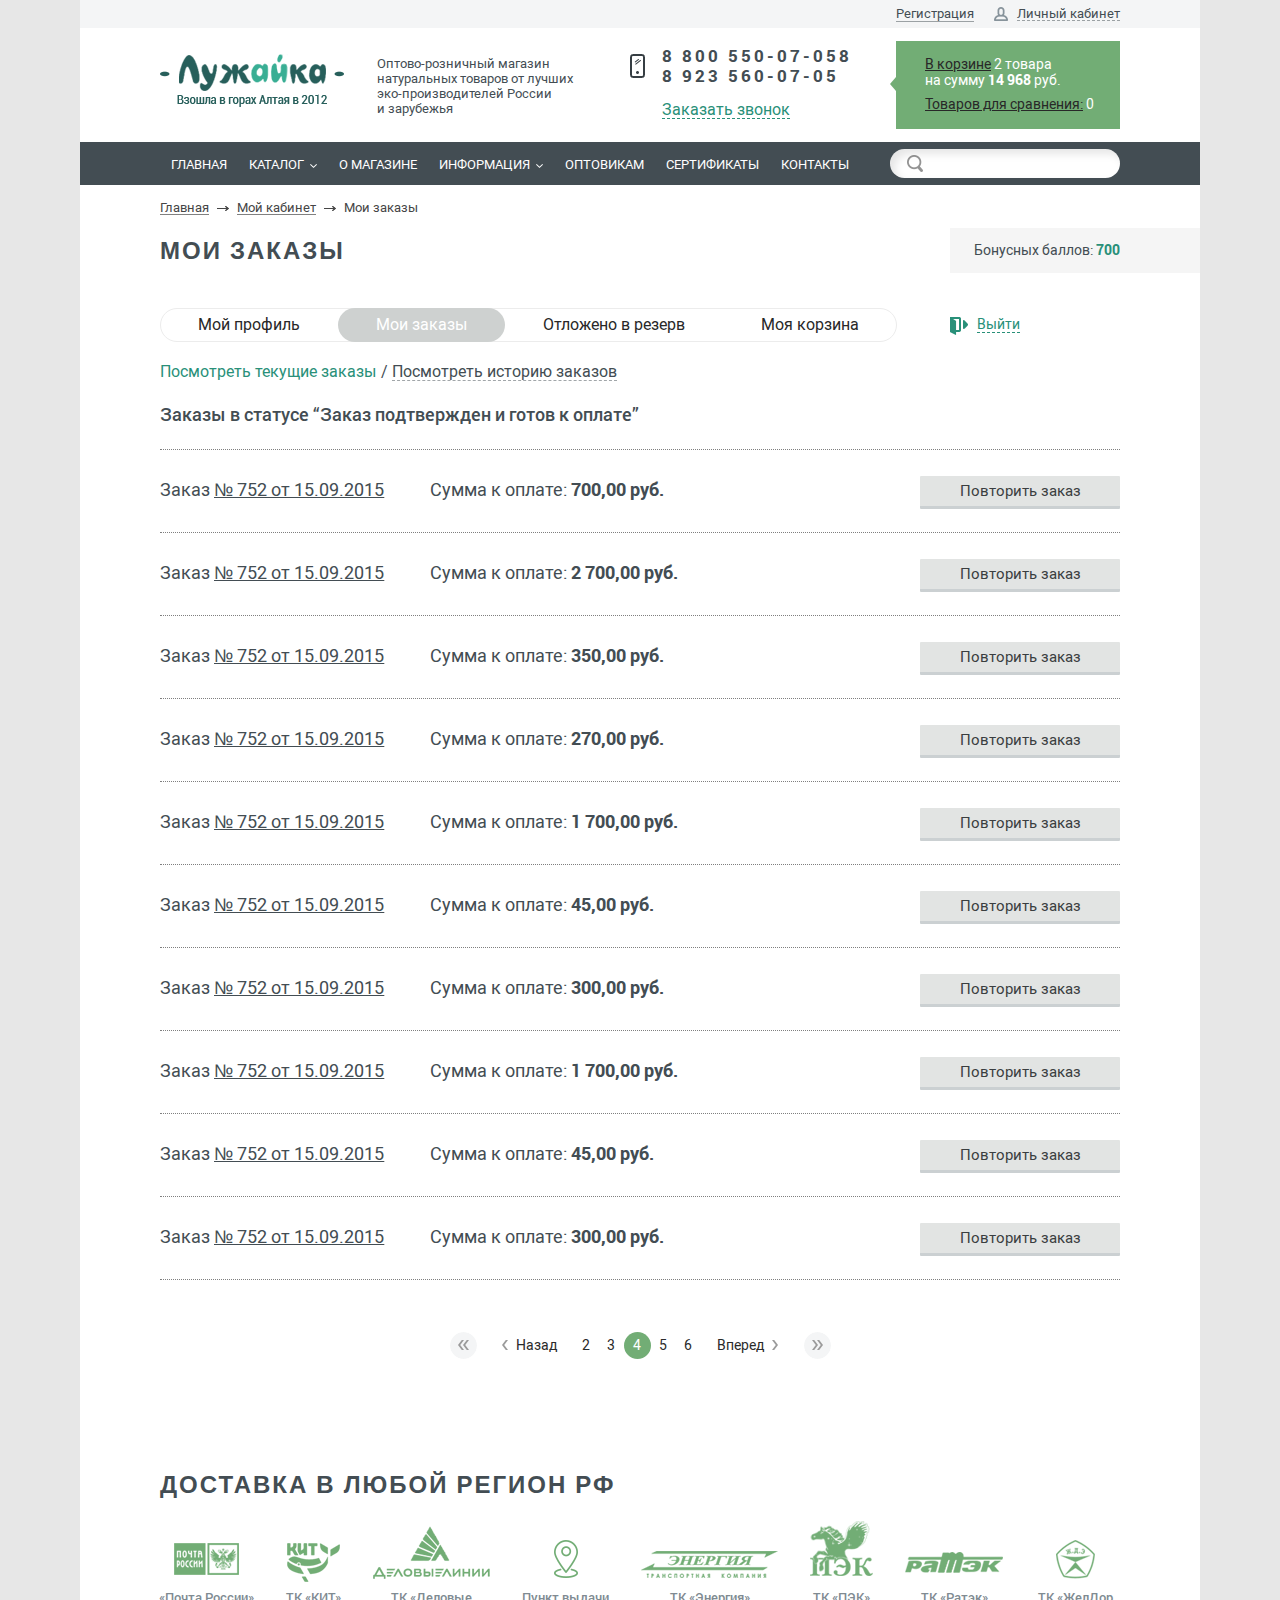
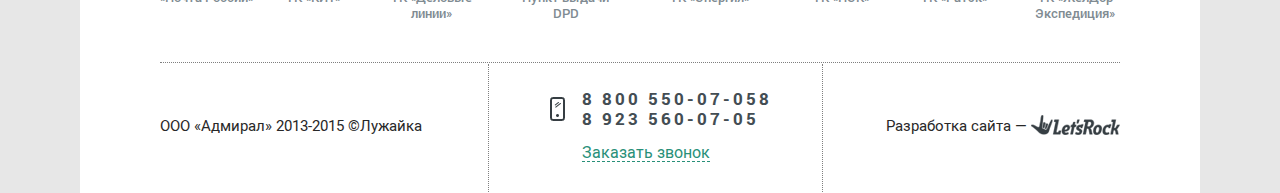
<file: lk-my-orders.html>
﻿<!DOCTYPE html>
<html>
<head>
	<title>Лужайка</title>
	<meta charset="utf-8">
	<meta name="viewport" content="width=1120, user-scalable=yes">
	<!--<link href="./favicon.ico" rel="shortcut icon">-->
	<link href="./css/style.css" rel="stylesheet">
	<script src="./js/jquery.js"></script>
	<!--[if IE 8]>
		<script src="http://html5shiv.googlecode.com/svn/trunk/html5.js"></script>
		<script src="./js/ie8.js"></script>
	<![endif]-->
</head>
<body>
	<div class="wrapper">
		<div class="panel">
			<p class="reg"><a href="#">Регистрация</a></p>
			<p class="lk-open"><span>Личный кабинет</span></p>
			<ul class="lk-drop">
				<li><a href="#" data-open="login">Вход</a></li>
				<li><a href="#">Регистрация</a></li>
				<li><a href="#">Личный кабинет</a></li>
				<li><a href="#">Корзина</a></li>
				<li><a href="#">Мои заказы</a></li>
			</ul>
		</div>
		<header>
			<img src="./img/logo.png" width="184" height="53" class="logo" alt="">
			<p class="slogan">Оптово-розничный магазин натуральных товаров от лучших эко-производителей России<br> и зарубежья</p>
			<ul class="phones">
				<li><a href="+780055007058">8 800 550-07-058</a></li>
				<li><a href="+79235600705">8 923 560-07-05</a></li>
			</ul>
			<p class="call"><a href="#">Заказать звонок</a></p>
			<div class="basket">
				<p><a href="#">В корзине</a> 2 товара<br> на сумму <strong>14 968</strong> руб.</p>
				<p><a href="#">Товаров для сравнения:</a> 0</p>
			</div>
		</header>
		<div class="menu">
			<nav>
				<ul>
					<li><a href="#">Главная</a></li>
					<li>
						<a href="#">Каталог</a>
						<div class="grid">
							<div>
								<ul>
									<li>
										<h5><span><img src="./img/submenu-icon-1.png" width="21" height="23" alt=""></span><a href="#">Чаи и сборы</a></h5>
										<p><a href="#">Имбирные чаи</a></p>
										<p><a href="#">Сухие бальзамы</a></p>
									</li>
									<li>
										<h5><span><img src="./img/submenu-icon-2.png" width="14" height="20" alt=""></span><a href="#">Напитки</a></h5>
										<p><a href="#">Киселя</a></p>
										<p><a href="#">Растворимые напитки</a></p>
										<p><a href="#">Кофейные напитки</a></p>
									</li>
									<li>
										<h5><span><img src="./img/submenu-icon-3.png" width="15" height="27" alt=""></span><a href="#">Бальзамы и сиропы</a></h5>
										<p><a href="#">Для мужчин</a></p>
										<p><a href="#">Для женщин</a></p>
										<p><a href="#">Для детей</a></p>
										<p><a href="#">Для похудения</a></p>
										<p><a href="#">Для сердца</a></p>
										<p><a href="#">Для почек</a></p>
										<p><a href="#">Для печени</a></p>
										<p><a href="#">Для суставов</a></p>
									</li>
									<li>
										<h5><span><img src="./img/submenu-icon-4.png" width="18" height="20" alt=""></span><a href="#">Функциональное питание</a></h5>
										<p><a href="#">Каши</a></p>
										<p><a href="#">Мука</a></p>
										<p><a href="#">Крупа</a></p>
										<p><a href="#">Масла холодного отжима</a></p>
										<p><a href="#">Хлебцы</a></p>
										<p><a href="#">Кедровое молоко</a></p>
									</li>
									<li>
										<h5><span><img src="./img/submenu-icon-5.png" width="20" height="20" alt=""></span><a href="#">Изделия из шерсти</a></h5>
										<p><a href="#">Носки</a></p>
										<p><a href="#">Гольфы</a></p>
										<p><a href="#">Варежки, перчатки</a></p>
										<p><a href="#">Шапки</a></p>
									</li>
									<li>
										<h5><span><img src="./img/submenu-icon-6.png" width="17" height="18" alt=""></span><a href="#">Подарочные наборы</a></h5>
										<p><a href="#">Для мужчин</a></p>
										<p><a href="#">Для женщин</a></p>
										<p><a href="#">Общеукрепляющие</a></p>
									</li>
									<li>
										<h5><span><img src="./img/submenu-icon-7.png" width="10" height="22" alt=""></span><a href="#">Мумие, живица, каменное масло</a></h5>
									</li>
									<li>
										<h5><span><img src="./img/submenu-icon-8.png" width="22" height="19" alt=""></span><a href="#">Продукция пчеловодства</a></h5>
									</li>
									<li>
										<h5><span><img src="./img/submenu-icon-9.png" width="21" height="23" alt=""></span><a href="#">Кондитерские изделия</a></h5>
									</li>
									<li>
										<h5><span><img src="./img/submenu-icon-10.png" width="32" height="22" alt=""></span><a href="#">Пантовая продукция</a></h5>
									</li>
									<li>
										<h5><a href="#">Натуральная косметика</a></h5>
										<p><a href="#">Скрабы</a></p>
										<p><a href="#">Бальзамы для волос</a></p>
									</li>
								</ul>
								<div class="item-e">
									<p class="tag sale">акция</p>
									<div class="pic">
										<a href="#"><img src="./pic/catalog-2.jpg" width="162" height="112" alt=""></a>
									</div>
									<div class="core">
										<h3><a href="#">Мумие 30 гр.</a></h3>
										<p class="price old"><s>270</s> <em>С</em></p>
										<p class="price">320 <em>С</em></p>
										<div class="quantity-e">
											<em class="minus"></em>
											<input type="text" value="10">
											<em class="plus"></em>
										</div>
										<button>Купить</button>
									</div>
								</div>
							</div>
						</div>
					</li>
					<li><a href="#">О магазине</a></li>
					<li>
						<a href="#">Информация</a>
						<div class="inline">
							<ul>
								<li><a href="#">Как купить</a></li>
								<li><a href="#">Доставка и оплата</a></li>
								<li><a href="#">Поставщикам</a></li>
								<li><a href="#">Отзывы</a></li>
								<li><a href="#">Статьи</a></li>
							</ul>
						</div>
					</li>
					<li><a href="#">Оптовикам</a></li>
					<li><a href="#">Сертификаты</a></li>
					<li><a href="#">Контакты</a></li>
				</ul>
			</nav>
			<div class="basket">
				<p><a href="#">В корзине</a> 2 товара</p>
				<p>на сумму <strong>14 968</strong> руб.</p>
			</div>
			<div class="search">
				<input type="text">
			</div>
		</div>
		<ul class="breadcrumbs">
			<li><a href="#">Главная</a></li>
			<li><a href="#">Мой кабинет</a></li>
			<li>Мои заказы</li>
		</ul>
		<section class="lk-b">
			<h1>Мои заказы</h1>
			<p class="bonus">Бонусных баллов: <strong>700</strong></p>
			<ul class="tabs-nav">
				<li><a href="#">Мой профиль</a></li>
				<li class="active"><a href="#">Мои заказы</a></li>
				<li><a href="#">Отложено в резерв</a></li>
				<li><a href="#">Моя корзина</a></li>
			</ul>
			<p class="exit"><a href="#"><span>Выйти</span></a></p>
			<div class="my-orders-nav">
				<ul>
					<li class="active"><a href="#">Посмотреть текущие заказы</a></li>
					<li><a href="#">Посмотреть историю заказов</a></li>
				</ul>
				<h3>Заказы в статусе “Заказ подтвержден и готов к оплате”</h3>
			</div>
			<ul class="saved-orders">
				<li>
					<h3>Заказ <a href="#">№ 752 от 15.09.2015</a></h3>
					<h5>Сумма к оплате: <strong>700,00 руб.</strong></h5>
					<button class="repeat">Повторить заказ</button>
				</li>
				<li>
					<h3>Заказ <a href="#">№ 752 от 15.09.2015</a></h3>
					<h5>Сумма к оплате: <strong>2 700,00 руб.</strong></h5>
					<button class="repeat">Повторить заказ</button>
				</li>
				<li>
					<h3>Заказ <a href="#">№ 752 от 15.09.2015</a></h3>
					<h5>Сумма к оплате: <strong>350,00 руб.</strong></h5>
					<button class="repeat">Повторить заказ</button>
				</li>
				<li>
					<h3>Заказ <a href="#">№ 752 от 15.09.2015</a></h3>
					<h5>Сумма к оплате: <strong>270,00 руб.</strong></h5>
					<button class="repeat">Повторить заказ</button>
				</li>
				<li>
					<h3>Заказ <a href="#">№ 752 от 15.09.2015</a></h3>
					<h5>Сумма к оплате: <strong>1 700,00 руб.</strong></h5>
					<button class="repeat">Повторить заказ</button>
				</li>
				<li>
					<h3>Заказ <a href="#">№ 752 от 15.09.2015</a></h3>
					<h5>Сумма к оплате: <strong>45,00 руб.</strong></h5>
					<button class="repeat">Повторить заказ</button>
				</li>
				<li>
					<h3>Заказ <a href="#">№ 752 от 15.09.2015</a></h3>
					<h5>Сумма к оплате: <strong>300,00 руб.</strong></h5>
					<button class="repeat">Повторить заказ</button>
				</li>
				<li>
					<h3>Заказ <a href="#">№ 752 от 15.09.2015</a></h3>
					<h5>Сумма к оплате: <strong>1 700,00 руб.</strong></h5>
					<button class="repeat">Повторить заказ</button>
				</li>
				<li>
					<h3>Заказ <a href="#">№ 752 от 15.09.2015</a></h3>
					<h5>Сумма к оплате: <strong>45,00 руб.</strong></h5>
					<button class="repeat">Повторить заказ</button>
				</li>
				<li>
					<h3>Заказ <a href="#">№ 752 от 15.09.2015</a></h3>
					<h5>Сумма к оплате: <strong>300,00 руб.</strong></h5>
					<button class="repeat">Повторить заказ</button>
				</li>
			</ul>
			<ul class="pages-b">
				<li><a href="#" class="first"></a></li>
				<li><a href="#" class="prev">Назад</a></li>
				<li><a href="#">2</a></li>
				<li><a href="#">3</a></li>
				<li class="active"><a href="#">4</a></li>
				<li><a href="#">5</a></li>
				<li><a href="#">6</a></li>
				<li><a href="#" class="next">Вперед</a></li>
				<li><a href="#" class="last"></a></li>
			</ul>
		</section>
		<div class="clear"></div>
	</div>
	<footer>
		<div class="delivery">
			<h2>Доставка в любой регион РФ</h2>
			<ul>
				<li>
					<img src="./img/delivery-icon-1.png" width="65" height="61" alt="">
					<p>«Почта России»</p>
				</li>
				<li>
					<img src="./img/delivery-icon-2.png" width="53" height="61" alt="">
					<p>ТК «КИТ»</p>
				</li>
				<li>
					<img src="./img/delivery-icon-3.png" width="117" height="61" alt="">
					<p>ТК «Деловые<br> линии»</p>
				</li>
				<li>
					<img src="./img/delivery-icon-4.png" width="24" height="61" alt="">
					<p>Пункт выдачи<br> DPD</p>
				</li>
				<li>
					<img src="./img/delivery-icon-5.png" width="137" height="61" alt="">
					<p>ТК «Энергия»</p>
				</li>
				<li>
					<img src="./img/delivery-icon-6.png" width="63" height="61" alt="">
					<p>ТК «ПЭК»</p>
				</li>
				<li>
					<img src="./img/delivery-icon-7.png" width="98" height="61" alt="">
					<p>ТК «Ратэк»</p>
				</li>
				<li>
					<img src="./img/delivery-icon-8.png" width="39" height="61" alt="">
					<p>ТК «ЖелДор<br> Экспедиция»</p>
				</li>
			</ul>
		</div>
		<p class="copy">ООО «Адмирал» 2013-2015 ©Лужайка</p>
		<div class="phones">
			<ul>
				<li><a href="+780055007058">8 800 550-07-058</a></li>
				<li><a href="+79235600705">8 923 560-07-05</a></li>
			</ul>
			<p><a href="#">Заказать звонок</a></p>
		</div>
		<p class="author">Разработка сайта — <a href="http://letsrock.pro" target="_blank"><img src="./img/letsrock-logo.png" width="89" height="20" alt=""></a></p>
	</footer>
	<div class="fade"></div>
	<div class="modal" data-target="login">
		<h3>Авторизация</h3>
		<div class="form">
			<!--<p class="complete"><span>Электронная почта *</span><input type="text"></p>-->
			<p class="complete"><span>Электронная почта *</span><input type="text" value="fruktobaron@gmail.com"></p>
			<p class="error"><span>Пароль *</span><input type="text"></p>
			<h6>* Поля, обязательные к заполнению</h6>
			<h5><a href="#">Забыли пароль</a><a href="#">Регистрация</a></h5>
			<button>Войти</button>
			<!--<h6 class="error">Заполните, пожалуйста, все поля</h6>-->
		</div>
	</div>
	<div class="go-top">
		<p>Наверх</p>
	</div>
	<script src="./js/easing.js"></script>
	<script src="./js/jcarousel.js"></script>
	<script src="./js/mobile.js"></script>
	<script src="./js/slides.js"></script>
	<script src="./js/uniform.js"></script>
	<script src="./js/dynamic.js"></script>
</body>
</html>
</file>
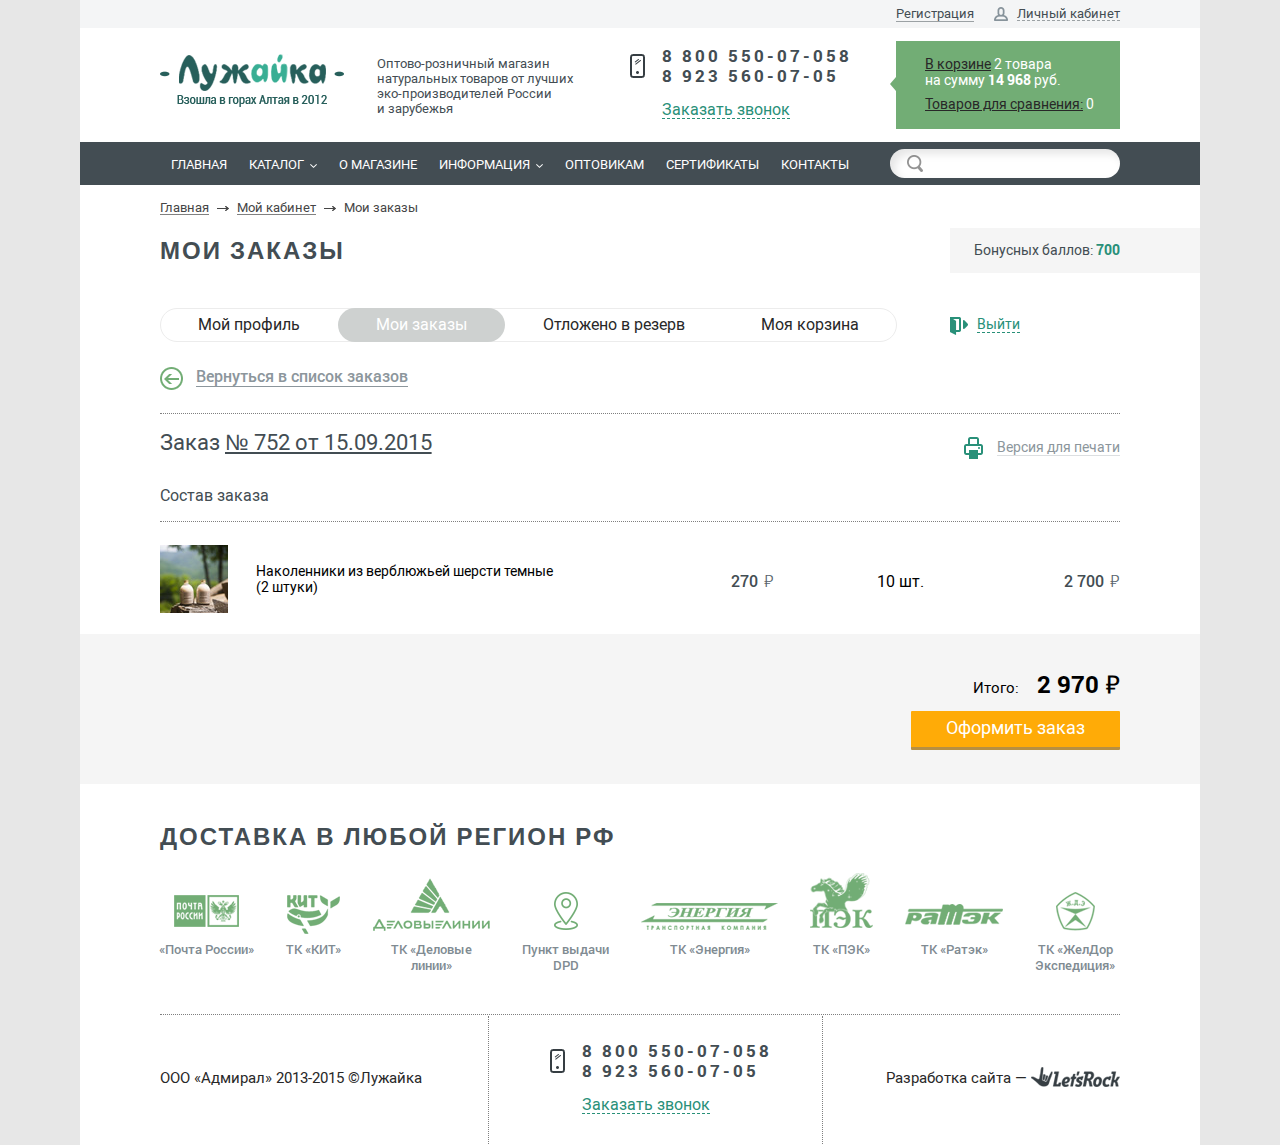
<file: lk-order.html>
﻿<!DOCTYPE html>
<html>
<head>
	<title>Лужайка</title>
	<meta charset="utf-8">
	<meta name="viewport" content="width=1120, user-scalable=yes">
	<!--<link href="./favicon.ico" rel="shortcut icon">-->
	<link href="./css/style.css" rel="stylesheet">
	<script src="./js/jquery.js"></script>
	<!--[if IE 8]>
		<script src="http://html5shiv.googlecode.com/svn/trunk/html5.js"></script>
		<script src="./js/ie8.js"></script>
	<![endif]-->
</head>
<body>
	<div class="wrapper">
		<div class="panel">
			<p class="reg"><a href="#">Регистрация</a></p>
			<p class="lk-open"><span>Личный кабинет</span></p>
			<ul class="lk-drop">
				<li><a href="#" data-open="login">Вход</a></li>
				<li><a href="#">Регистрация</a></li>
				<li><a href="#">Личный кабинет</a></li>
				<li><a href="#">Корзина</a></li>
				<li><a href="#">Мои заказы</a></li>
			</ul>
		</div>
		<header>
			<img src="./img/logo.png" width="184" height="53" class="logo" alt="">
			<p class="slogan">Оптово-розничный магазин натуральных товаров от лучших эко-производителей России<br> и зарубежья</p>
			<ul class="phones">
				<li><a href="+780055007058">8 800 550-07-058</a></li>
				<li><a href="+79235600705">8 923 560-07-05</a></li>
			</ul>
			<p class="call"><a href="#">Заказать звонок</a></p>
			<div class="basket">
				<p><a href="#">В корзине</a> 2 товара<br> на сумму <strong>14 968</strong> руб.</p>
				<p><a href="#">Товаров для сравнения:</a> 0</p>
			</div>
		</header>
		<div class="menu">
			<nav>
				<ul>
					<li><a href="#">Главная</a></li>
					<li>
						<a href="#">Каталог</a>
						<div class="grid">
							<div>
								<ul>
									<li>
										<h5><span><img src="./img/submenu-icon-1.png" width="21" height="23" alt=""></span><a href="#">Чаи и сборы</a></h5>
										<p><a href="#">Имбирные чаи</a></p>
										<p><a href="#">Сухие бальзамы</a></p>
									</li>
									<li>
										<h5><span><img src="./img/submenu-icon-2.png" width="14" height="20" alt=""></span><a href="#">Напитки</a></h5>
										<p><a href="#">Киселя</a></p>
										<p><a href="#">Растворимые напитки</a></p>
										<p><a href="#">Кофейные напитки</a></p>
									</li>
									<li>
										<h5><span><img src="./img/submenu-icon-3.png" width="15" height="27" alt=""></span><a href="#">Бальзамы и сиропы</a></h5>
										<p><a href="#">Для мужчин</a></p>
										<p><a href="#">Для женщин</a></p>
										<p><a href="#">Для детей</a></p>
										<p><a href="#">Для похудения</a></p>
										<p><a href="#">Для сердца</a></p>
										<p><a href="#">Для почек</a></p>
										<p><a href="#">Для печени</a></p>
										<p><a href="#">Для суставов</a></p>
									</li>
									<li>
										<h5><span><img src="./img/submenu-icon-4.png" width="18" height="20" alt=""></span><a href="#">Функциональное питание</a></h5>
										<p><a href="#">Каши</a></p>
										<p><a href="#">Мука</a></p>
										<p><a href="#">Крупа</a></p>
										<p><a href="#">Масла холодного отжима</a></p>
										<p><a href="#">Хлебцы</a></p>
										<p><a href="#">Кедровое молоко</a></p>
									</li>
									<li>
										<h5><span><img src="./img/submenu-icon-5.png" width="20" height="20" alt=""></span><a href="#">Изделия из шерсти</a></h5>
										<p><a href="#">Носки</a></p>
										<p><a href="#">Гольфы</a></p>
										<p><a href="#">Варежки, перчатки</a></p>
										<p><a href="#">Шапки</a></p>
									</li>
									<li>
										<h5><span><img src="./img/submenu-icon-6.png" width="17" height="18" alt=""></span><a href="#">Подарочные наборы</a></h5>
										<p><a href="#">Для мужчин</a></p>
										<p><a href="#">Для женщин</a></p>
										<p><a href="#">Общеукрепляющие</a></p>
									</li>
									<li>
										<h5><span><img src="./img/submenu-icon-7.png" width="10" height="22" alt=""></span><a href="#">Мумие, живица, каменное масло</a></h5>
									</li>
									<li>
										<h5><span><img src="./img/submenu-icon-8.png" width="22" height="19" alt=""></span><a href="#">Продукция пчеловодства</a></h5>
									</li>
									<li>
										<h5><span><img src="./img/submenu-icon-9.png" width="21" height="23" alt=""></span><a href="#">Кондитерские изделия</a></h5>
									</li>
									<li>
										<h5><span><img src="./img/submenu-icon-10.png" width="32" height="22" alt=""></span><a href="#">Пантовая продукция</a></h5>
									</li>
									<li>
										<h5><a href="#">Натуральная косметика</a></h5>
										<p><a href="#">Скрабы</a></p>
										<p><a href="#">Бальзамы для волос</a></p>
									</li>
								</ul>
								<div class="item-e">
									<p class="tag sale">акция</p>
									<div class="pic">
										<a href="#"><img src="./pic/catalog-2.jpg" width="162" height="112" alt=""></a>
									</div>
									<div class="core">
										<h3><a href="#">Мумие 30 гр.</a></h3>
										<p class="price old"><s>270</s> <em>С</em></p>
										<p class="price">320 <em>С</em></p>
										<div class="quantity-e">
											<em class="minus"></em>
											<input type="text" value="10">
											<em class="plus"></em>
										</div>
										<button>Купить</button>
									</div>
								</div>
							</div>
						</div>
					</li>
					<li><a href="#">О магазине</a></li>
					<li>
						<a href="#">Информация</a>
						<div class="inline">
							<ul>
								<li><a href="#">Как купить</a></li>
								<li><a href="#">Доставка и оплата</a></li>
								<li><a href="#">Поставщикам</a></li>
								<li><a href="#">Отзывы</a></li>
								<li><a href="#">Статьи</a></li>
							</ul>
						</div>
					</li>
					<li><a href="#">Оптовикам</a></li>
					<li><a href="#">Сертификаты</a></li>
					<li><a href="#">Контакты</a></li>
				</ul>
			</nav>
			<div class="basket">
				<p><a href="#">В корзине</a> 2 товара</p>
				<p>на сумму <strong>14 968</strong> руб.</p>
			</div>
			<div class="search">
				<input type="text">
			</div>
		</div>
		<ul class="breadcrumbs">
			<li><a href="#">Главная</a></li>
			<li><a href="#">Мой кабинет</a></li>
			<li>Мои заказы</li>
		</ul>
		<section class="lk-b">
			<h1>Мои заказы</h1>
			<p class="bonus">Бонусных баллов: <strong>700</strong></p>
			<ul class="tabs-nav">
				<li><a href="#">Мой профиль</a></li>
				<li class="active"><a href="#">Мои заказы</a></li>
				<li><a href="#">Отложено в резерв</a></li>
				<li><a href="#">Моя корзина</a></li>
			</ul>
			<p class="exit"><a href="#"><span>Выйти</span></a></p>
			<p class="back"><a href="#"><span>Вернуться в список заказов</span></a></p>
			<div class="order-title">
				<h3>Заказ <a href="#">№ 752 от 15.09.2015</a></h3>
				<p class="print"><a href="#"><span>Версия для печати</span></a></p>
			</div>
			<div class="order-list">
				<h5>Состав заказа</h5>
				<table>
					<tbody>
						<tr>
							<td><div><img src="./pic/order-1.jpg" width="68" height="68" alt=""></div></td>
							<td>Наколенники из верблюжьей шерсти темные (2 штуки)</td>
							<td><strong>270 <em>С</em></strong></td>
							<td><span>10 шт.</span></td>
							<td><strong>2 700 <em>С</em></strong></td>
						</tr>
					</tbody>
				</table>
			</div>
			<div class="order-total">
				<h5>Итого: <strong>2 970 <em>С</em></strong></h5>
				<button>Оформить заказ</button>
			</div>
		</section>
		<div class="clear"></div>
	</div>
	<footer>
		<div class="delivery">
			<h2>Доставка в любой регион РФ</h2>
			<ul>
				<li>
					<img src="./img/delivery-icon-1.png" width="65" height="61" alt="">
					<p>«Почта России»</p>
				</li>
				<li>
					<img src="./img/delivery-icon-2.png" width="53" height="61" alt="">
					<p>ТК «КИТ»</p>
				</li>
				<li>
					<img src="./img/delivery-icon-3.png" width="117" height="61" alt="">
					<p>ТК «Деловые<br> линии»</p>
				</li>
				<li>
					<img src="./img/delivery-icon-4.png" width="24" height="61" alt="">
					<p>Пункт выдачи<br> DPD</p>
				</li>
				<li>
					<img src="./img/delivery-icon-5.png" width="137" height="61" alt="">
					<p>ТК «Энергия»</p>
				</li>
				<li>
					<img src="./img/delivery-icon-6.png" width="63" height="61" alt="">
					<p>ТК «ПЭК»</p>
				</li>
				<li>
					<img src="./img/delivery-icon-7.png" width="98" height="61" alt="">
					<p>ТК «Ратэк»</p>
				</li>
				<li>
					<img src="./img/delivery-icon-8.png" width="39" height="61" alt="">
					<p>ТК «ЖелДор<br> Экспедиция»</p>
				</li>
			</ul>
		</div>
		<p class="copy">ООО «Адмирал» 2013-2015 ©Лужайка</p>
		<div class="phones">
			<ul>
				<li><a href="+780055007058">8 800 550-07-058</a></li>
				<li><a href="+79235600705">8 923 560-07-05</a></li>
			</ul>
			<p><a href="#">Заказать звонок</a></p>
		</div>
		<p class="author">Разработка сайта — <a href="http://letsrock.pro" target="_blank"><img src="./img/letsrock-logo.png" width="89" height="20" alt=""></a></p>
	</footer>
	<div class="fade"></div>
	<div class="modal" data-target="login">
		<h3>Авторизация</h3>
		<div class="form">
			<!--<p class="complete"><span>Электронная почта *</span><input type="text"></p>-->
			<p class="complete"><span>Электронная почта *</span><input type="text" value="fruktobaron@gmail.com"></p>
			<p class="error"><span>Пароль *</span><input type="text"></p>
			<h6>* Поля, обязательные к заполнению</h6>
			<h5><a href="#">Забыли пароль</a><a href="#">Регистрация</a></h5>
			<button>Войти</button>
			<!--<h6 class="error">Заполните, пожалуйста, все поля</h6>-->
		</div>
	</div>
	<div class="go-top">
		<p>Наверх</p>
	</div>
	<script src="./js/easing.js"></script>
	<script src="./js/jcarousel.js"></script>
	<script src="./js/mobile.js"></script>
	<script src="./js/slides.js"></script>
	<script src="./js/uniform.js"></script>
	<script src="./js/dynamic.js"></script>
</body>
</html>
</file>
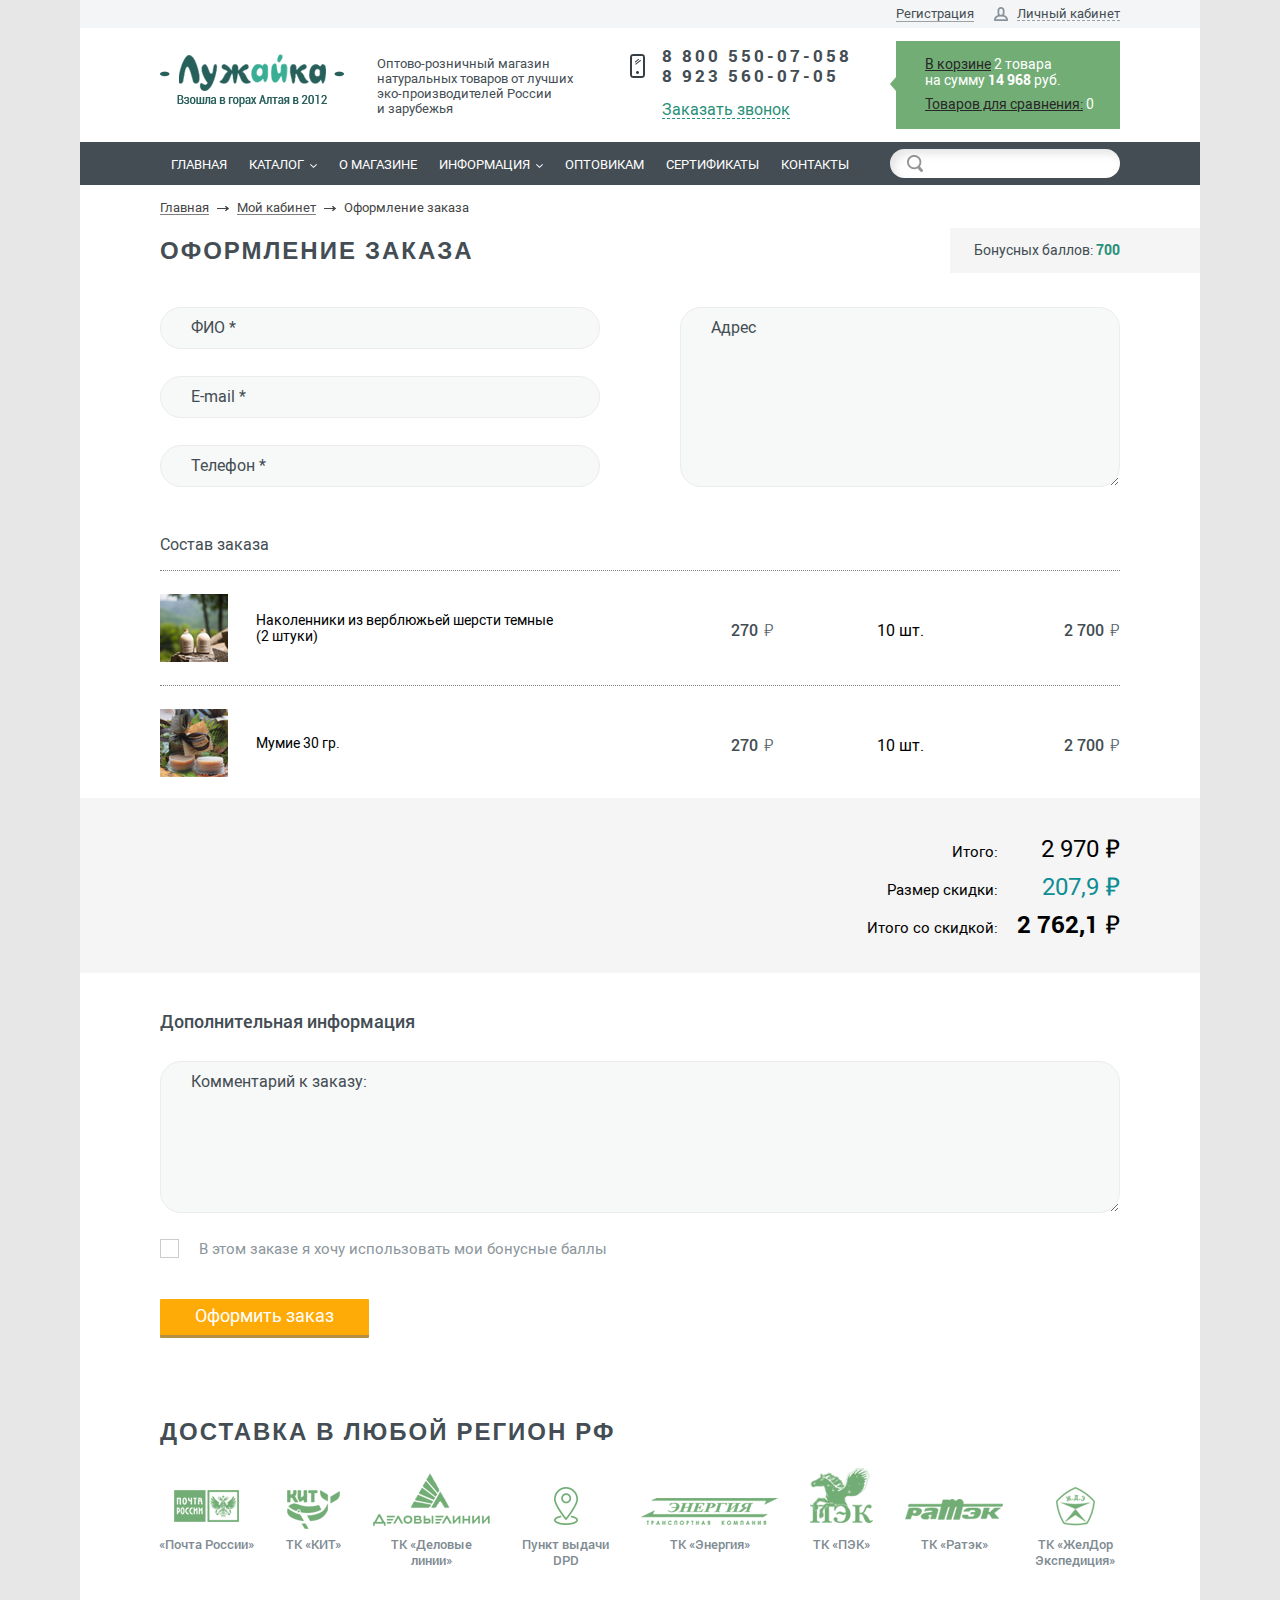
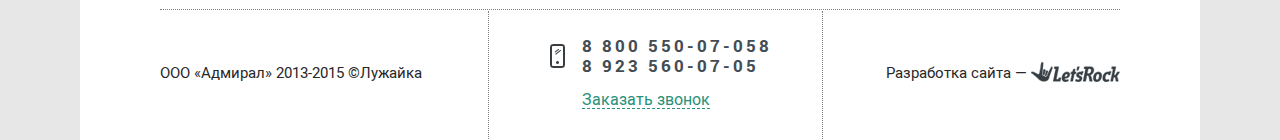
<file: lk-ordering-autorized-discount.html>
﻿<!DOCTYPE html>
<html>
<head>
	<title>Лужайка</title>
	<meta charset="utf-8">
	<meta name="viewport" content="width=1120, user-scalable=yes">
	<!--<link href="./favicon.ico" rel="shortcut icon">-->
	<link href="./css/style.css" rel="stylesheet">
	<script src="./js/jquery.js"></script>
	<!--[if IE 8]>
		<script src="http://html5shiv.googlecode.com/svn/trunk/html5.js"></script>
		<script src="./js/ie8.js"></script>
	<![endif]-->
</head>
<body>
	<div class="wrapper">
		<div class="panel">
			<p class="reg"><a href="#">Регистрация</a></p>
			<p class="lk-open"><span>Личный кабинет</span></p>
			<ul class="lk-drop">
				<li><a href="#" data-open="login">Вход</a></li>
				<li><a href="#">Регистрация</a></li>
				<li><a href="#">Личный кабинет</a></li>
				<li><a href="#">Корзина</a></li>
				<li><a href="#">Мои заказы</a></li>
			</ul>
		</div>
		<header>
			<img src="./img/logo.png" width="184" height="53" class="logo" alt="">
			<p class="slogan">Оптово-розничный магазин натуральных товаров от лучших эко-производителей России<br> и зарубежья</p>
			<ul class="phones">
				<li><a href="+780055007058">8 800 550-07-058</a></li>
				<li><a href="+79235600705">8 923 560-07-05</a></li>
			</ul>
			<p class="call"><a href="#">Заказать звонок</a></p>
			<div class="basket">
				<p><a href="#">В корзине</a> 2 товара<br> на сумму <strong>14 968</strong> руб.</p>
				<p><a href="#">Товаров для сравнения:</a> 0</p>
			</div>
		</header>
		<div class="menu">
			<nav>
				<ul>
					<li><a href="#">Главная</a></li>
					<li>
						<a href="#">Каталог</a>
						<div class="grid">
							<div>
								<ul>
									<li>
										<h5><span><img src="./img/submenu-icon-1.png" width="21" height="23" alt=""></span><a href="#">Чаи и сборы</a></h5>
										<p><a href="#">Имбирные чаи</a></p>
										<p><a href="#">Сухие бальзамы</a></p>
									</li>
									<li>
										<h5><span><img src="./img/submenu-icon-2.png" width="14" height="20" alt=""></span><a href="#">Напитки</a></h5>
										<p><a href="#">Киселя</a></p>
										<p><a href="#">Растворимые напитки</a></p>
										<p><a href="#">Кофейные напитки</a></p>
									</li>
									<li>
										<h5><span><img src="./img/submenu-icon-3.png" width="15" height="27" alt=""></span><a href="#">Бальзамы и сиропы</a></h5>
										<p><a href="#">Для мужчин</a></p>
										<p><a href="#">Для женщин</a></p>
										<p><a href="#">Для детей</a></p>
										<p><a href="#">Для похудения</a></p>
										<p><a href="#">Для сердца</a></p>
										<p><a href="#">Для почек</a></p>
										<p><a href="#">Для печени</a></p>
										<p><a href="#">Для суставов</a></p>
									</li>
									<li>
										<h5><span><img src="./img/submenu-icon-4.png" width="18" height="20" alt=""></span><a href="#">Функциональное питание</a></h5>
										<p><a href="#">Каши</a></p>
										<p><a href="#">Мука</a></p>
										<p><a href="#">Крупа</a></p>
										<p><a href="#">Масла холодного отжима</a></p>
										<p><a href="#">Хлебцы</a></p>
										<p><a href="#">Кедровое молоко</a></p>
									</li>
									<li>
										<h5><span><img src="./img/submenu-icon-5.png" width="20" height="20" alt=""></span><a href="#">Изделия из шерсти</a></h5>
										<p><a href="#">Носки</a></p>
										<p><a href="#">Гольфы</a></p>
										<p><a href="#">Варежки, перчатки</a></p>
										<p><a href="#">Шапки</a></p>
									</li>
									<li>
										<h5><span><img src="./img/submenu-icon-6.png" width="17" height="18" alt=""></span><a href="#">Подарочные наборы</a></h5>
										<p><a href="#">Для мужчин</a></p>
										<p><a href="#">Для женщин</a></p>
										<p><a href="#">Общеукрепляющие</a></p>
									</li>
									<li>
										<h5><span><img src="./img/submenu-icon-7.png" width="10" height="22" alt=""></span><a href="#">Мумие, живица, каменное масло</a></h5>
									</li>
									<li>
										<h5><span><img src="./img/submenu-icon-8.png" width="22" height="19" alt=""></span><a href="#">Продукция пчеловодства</a></h5>
									</li>
									<li>
										<h5><span><img src="./img/submenu-icon-9.png" width="21" height="23" alt=""></span><a href="#">Кондитерские изделия</a></h5>
									</li>
									<li>
										<h5><span><img src="./img/submenu-icon-10.png" width="32" height="22" alt=""></span><a href="#">Пантовая продукция</a></h5>
									</li>
									<li>
										<h5><a href="#">Натуральная косметика</a></h5>
										<p><a href="#">Скрабы</a></p>
										<p><a href="#">Бальзамы для волос</a></p>
									</li>
								</ul>
								<div class="item-e">
									<p class="tag sale">акция</p>
									<div class="pic">
										<a href="#"><img src="./pic/catalog-2.jpg" width="162" height="112" alt=""></a>
									</div>
									<div class="core">
										<h3><a href="#">Мумие 30 гр.</a></h3>
										<p class="price old"><s>270</s> <em>С</em></p>
										<p class="price">320 <em>С</em></p>
										<div class="quantity-e">
											<em class="minus"></em>
											<input type="text" value="10">
											<em class="plus"></em>
										</div>
										<button>Купить</button>
									</div>
								</div>
							</div>
						</div>
					</li>
					<li><a href="#">О магазине</a></li>
					<li>
						<a href="#">Информация</a>
						<div class="inline">
							<ul>
								<li><a href="#">Как купить</a></li>
								<li><a href="#">Доставка и оплата</a></li>
								<li><a href="#">Поставщикам</a></li>
								<li><a href="#">Отзывы</a></li>
								<li><a href="#">Статьи</a></li>
							</ul>
						</div>
					</li>
					<li><a href="#">Оптовикам</a></li>
					<li><a href="#">Сертификаты</a></li>
					<li><a href="#">Контакты</a></li>
				</ul>
			</nav>
			<div class="basket">
				<p><a href="#">В корзине</a> 2 товара</p>
				<p>на сумму <strong>14 968</strong> руб.</p>
			</div>
			<div class="search">
				<input type="text">
			</div>
		</div>
		<ul class="breadcrumbs">
			<li><a href="#">Главная</a></li>
			<li><a href="#">Мой кабинет</a></li>
			<li>Оформление заказа</li>
		</ul>
		<section class="lk-b">
			<h1>Оформление заказа</h1>
			<p class="bonus">Бонусных баллов: <strong>700</strong></p>
			<div class="form-autorized">
				<div class="form">
					<p><span>ФИО *</span><input type="text"></p>
					<p><span>E-mail *</span><input type="text"></p>
					<p><span>Телефон *</span><input type="text"></p>
				</div>
				<div class="form">
					<p><span>Адрес</span><textarea cols="100" rows="7"></textarea></p>
				</div>
			</div>
			<div class="order-list">
				<h5>Состав заказа</h5>
				<table>
					<tbody>
						<tr>
							<td><div><img src="./pic/order-1.jpg" width="68" height="68" alt=""></div></td>
							<td>Наколенники из верблюжьей шерсти темные (2 штуки)</td>
							<td><strong>270 <em>С</em></strong></td>
							<td><span>10 шт.</span></td>
							<td><strong>2 700 <em>С</em></strong></td>
						</tr>
						<tr>
							<td><div><img src="./pic/order-2.jpg" width="68" height="68" alt=""></div></td>
							<td>Мумие 30 гр.</td>
							<td><strong>270 <em>С</em></strong></td>
							<td><span>10 шт.</span></td>
							<td><strong>2 700 <em>С</em></strong></td>
						</tr>
					</tbody>
				</table>
			</div>
			<div class="order-total">
				<h5 class="start">Итого: <strong>2 970 <em>С</em></strong></h5>
				<h5 class="discount">Размер скидки: <strong>207,9 <em>С</em></strong></h5>
				<h5>Итого со скидкой: <strong>2 762,1 <em>С</em></strong></h5>
			</div>
			<div class="order-more">
				<h4>Дополнительная информация</h4>
				<div class="form">
					<p><span>Комментарий к заказу:</span><textarea cols="100" rows="6"></textarea></p>
				</div>
				<h6><label><input type="checkbox">В этом заказе я хочу использовать мои бонусные баллы</label></h6>
				<button>Оформить заказ</button>
			</div>
		</section>
		<div class="clear"></div>
	</div>
	<footer>
		<div class="delivery">
			<h2>Доставка в любой регион РФ</h2>
			<ul>
				<li>
					<img src="./img/delivery-icon-1.png" width="65" height="61" alt="">
					<p>«Почта России»</p>
				</li>
				<li>
					<img src="./img/delivery-icon-2.png" width="53" height="61" alt="">
					<p>ТК «КИТ»</p>
				</li>
				<li>
					<img src="./img/delivery-icon-3.png" width="117" height="61" alt="">
					<p>ТК «Деловые<br> линии»</p>
				</li>
				<li>
					<img src="./img/delivery-icon-4.png" width="24" height="61" alt="">
					<p>Пункт выдачи<br> DPD</p>
				</li>
				<li>
					<img src="./img/delivery-icon-5.png" width="137" height="61" alt="">
					<p>ТК «Энергия»</p>
				</li>
				<li>
					<img src="./img/delivery-icon-6.png" width="63" height="61" alt="">
					<p>ТК «ПЭК»</p>
				</li>
				<li>
					<img src="./img/delivery-icon-7.png" width="98" height="61" alt="">
					<p>ТК «Ратэк»</p>
				</li>
				<li>
					<img src="./img/delivery-icon-8.png" width="39" height="61" alt="">
					<p>ТК «ЖелДор<br> Экспедиция»</p>
				</li>
			</ul>
		</div>
		<p class="copy">ООО «Адмирал» 2013-2015 ©Лужайка</p>
		<div class="phones">
			<ul>
				<li><a href="+780055007058">8 800 550-07-058</a></li>
				<li><a href="+79235600705">8 923 560-07-05</a></li>
			</ul>
			<p><a href="#">Заказать звонок</a></p>
		</div>
		<p class="author">Разработка сайта — <a href="http://letsrock.pro" target="_blank"><img src="./img/letsrock-logo.png" width="89" height="20" alt=""></a></p>
	</footer>
	<div class="fade"></div>
	<div class="modal" data-target="login">
		<h3>Авторизация</h3>
		<div class="form">
			<!--<p class="complete"><span>Электронная почта *</span><input type="text"></p>-->
			<p class="complete"><span>Электронная почта *</span><input type="text" value="fruktobaron@gmail.com"></p>
			<p class="error"><span>Пароль *</span><input type="text"></p>
			<h6>* Поля, обязательные к заполнению</h6>
			<h5><a href="#">Забыли пароль</a><a href="#">Регистрация</a></h5>
			<button>Войти</button>
			<!--<h6 class="error">Заполните, пожалуйста, все поля</h6>-->
		</div>
	</div>
	<div class="go-top">
		<p>Наверх</p>
	</div>
	<script src="./js/easing.js"></script>
	<script src="./js/jcarousel.js"></script>
	<script src="./js/mobile.js"></script>
	<script src="./js/slides.js"></script>
	<script src="./js/uniform.js"></script>
	<script src="./js/dynamic.js"></script>
</body>
</html>
</file>
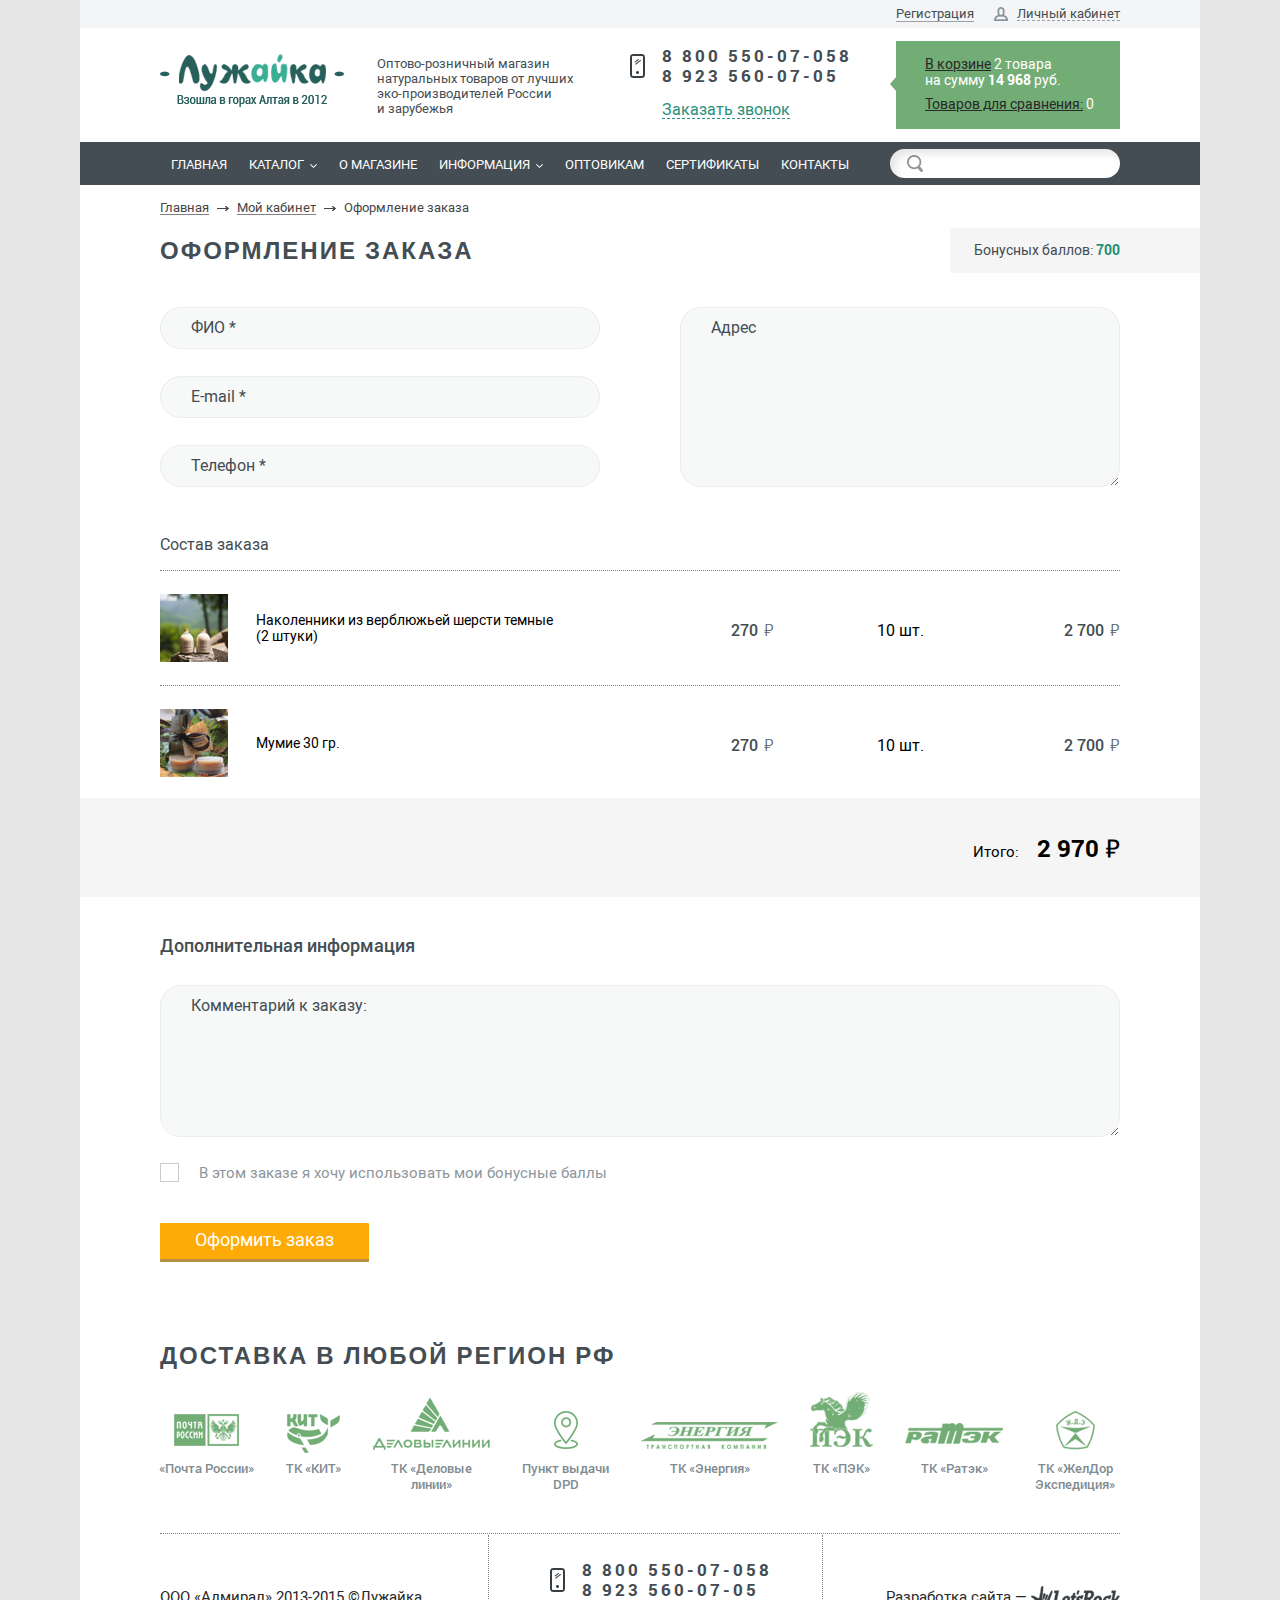
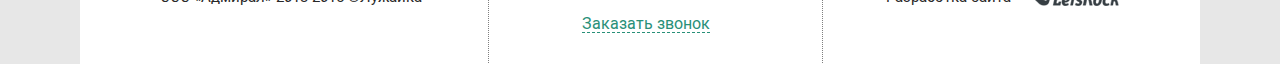
<file: lk-ordering-autorized.html>
﻿<!DOCTYPE html>
<html>
<head>
	<title>Лужайка</title>
	<meta charset="utf-8">
	<meta name="viewport" content="width=1120, user-scalable=yes">
	<!--<link href="./favicon.ico" rel="shortcut icon">-->
	<link href="./css/style.css" rel="stylesheet">
	<script src="./js/jquery.js"></script>
	<!--[if IE 8]>
		<script src="http://html5shiv.googlecode.com/svn/trunk/html5.js"></script>
		<script src="./js/ie8.js"></script>
	<![endif]-->
</head>
<body>
	<div class="wrapper">
		<div class="panel">
			<p class="reg"><a href="#">Регистрация</a></p>
			<p class="lk-open"><span>Личный кабинет</span></p>
			<ul class="lk-drop">
				<li><a href="#" data-open="login">Вход</a></li>
				<li><a href="#">Регистрация</a></li>
				<li><a href="#">Личный кабинет</a></li>
				<li><a href="#">Корзина</a></li>
				<li><a href="#">Мои заказы</a></li>
			</ul>
		</div>
		<header>
			<img src="./img/logo.png" width="184" height="53" class="logo" alt="">
			<p class="slogan">Оптово-розничный магазин натуральных товаров от лучших эко-производителей России<br> и зарубежья</p>
			<ul class="phones">
				<li><a href="+780055007058">8 800 550-07-058</a></li>
				<li><a href="+79235600705">8 923 560-07-05</a></li>
			</ul>
			<p class="call"><a href="#">Заказать звонок</a></p>
			<div class="basket">
				<p><a href="#">В корзине</a> 2 товара<br> на сумму <strong>14 968</strong> руб.</p>
				<p><a href="#">Товаров для сравнения:</a> 0</p>
			</div>
		</header>
		<div class="menu">
			<nav>
				<ul>
					<li><a href="#">Главная</a></li>
					<li>
						<a href="#">Каталог</a>
						<div class="grid">
							<div>
								<ul>
									<li>
										<h5><span><img src="./img/submenu-icon-1.png" width="21" height="23" alt=""></span><a href="#">Чаи и сборы</a></h5>
										<p><a href="#">Имбирные чаи</a></p>
										<p><a href="#">Сухие бальзамы</a></p>
									</li>
									<li>
										<h5><span><img src="./img/submenu-icon-2.png" width="14" height="20" alt=""></span><a href="#">Напитки</a></h5>
										<p><a href="#">Киселя</a></p>
										<p><a href="#">Растворимые напитки</a></p>
										<p><a href="#">Кофейные напитки</a></p>
									</li>
									<li>
										<h5><span><img src="./img/submenu-icon-3.png" width="15" height="27" alt=""></span><a href="#">Бальзамы и сиропы</a></h5>
										<p><a href="#">Для мужчин</a></p>
										<p><a href="#">Для женщин</a></p>
										<p><a href="#">Для детей</a></p>
										<p><a href="#">Для похудения</a></p>
										<p><a href="#">Для сердца</a></p>
										<p><a href="#">Для почек</a></p>
										<p><a href="#">Для печени</a></p>
										<p><a href="#">Для суставов</a></p>
									</li>
									<li>
										<h5><span><img src="./img/submenu-icon-4.png" width="18" height="20" alt=""></span><a href="#">Функциональное питание</a></h5>
										<p><a href="#">Каши</a></p>
										<p><a href="#">Мука</a></p>
										<p><a href="#">Крупа</a></p>
										<p><a href="#">Масла холодного отжима</a></p>
										<p><a href="#">Хлебцы</a></p>
										<p><a href="#">Кедровое молоко</a></p>
									</li>
									<li>
										<h5><span><img src="./img/submenu-icon-5.png" width="20" height="20" alt=""></span><a href="#">Изделия из шерсти</a></h5>
										<p><a href="#">Носки</a></p>
										<p><a href="#">Гольфы</a></p>
										<p><a href="#">Варежки, перчатки</a></p>
										<p><a href="#">Шапки</a></p>
									</li>
									<li>
										<h5><span><img src="./img/submenu-icon-6.png" width="17" height="18" alt=""></span><a href="#">Подарочные наборы</a></h5>
										<p><a href="#">Для мужчин</a></p>
										<p><a href="#">Для женщин</a></p>
										<p><a href="#">Общеукрепляющие</a></p>
									</li>
									<li>
										<h5><span><img src="./img/submenu-icon-7.png" width="10" height="22" alt=""></span><a href="#">Мумие, живица, каменное масло</a></h5>
									</li>
									<li>
										<h5><span><img src="./img/submenu-icon-8.png" width="22" height="19" alt=""></span><a href="#">Продукция пчеловодства</a></h5>
									</li>
									<li>
										<h5><span><img src="./img/submenu-icon-9.png" width="21" height="23" alt=""></span><a href="#">Кондитерские изделия</a></h5>
									</li>
									<li>
										<h5><span><img src="./img/submenu-icon-10.png" width="32" height="22" alt=""></span><a href="#">Пантовая продукция</a></h5>
									</li>
									<li>
										<h5><a href="#">Натуральная косметика</a></h5>
										<p><a href="#">Скрабы</a></p>
										<p><a href="#">Бальзамы для волос</a></p>
									</li>
								</ul>
								<div class="item-e">
									<p class="tag sale">акция</p>
									<div class="pic">
										<a href="#"><img src="./pic/catalog-2.jpg" width="162" height="112" alt=""></a>
									</div>
									<div class="core">
										<h3><a href="#">Мумие 30 гр.</a></h3>
										<p class="price old"><s>270</s> <em>С</em></p>
										<p class="price">320 <em>С</em></p>
										<div class="quantity-e">
											<em class="minus"></em>
											<input type="text" value="10">
											<em class="plus"></em>
										</div>
										<button>Купить</button>
									</div>
								</div>
							</div>
						</div>
					</li>
					<li><a href="#">О магазине</a></li>
					<li>
						<a href="#">Информация</a>
						<div class="inline">
							<ul>
								<li><a href="#">Как купить</a></li>
								<li><a href="#">Доставка и оплата</a></li>
								<li><a href="#">Поставщикам</a></li>
								<li><a href="#">Отзывы</a></li>
								<li><a href="#">Статьи</a></li>
							</ul>
						</div>
					</li>
					<li><a href="#">Оптовикам</a></li>
					<li><a href="#">Сертификаты</a></li>
					<li><a href="#">Контакты</a></li>
				</ul>
			</nav>
			<div class="basket">
				<p><a href="#">В корзине</a> 2 товара</p>
				<p>на сумму <strong>14 968</strong> руб.</p>
			</div>
			<div class="search">
				<input type="text">
			</div>
		</div>
		<ul class="breadcrumbs">
			<li><a href="#">Главная</a></li>
			<li><a href="#">Мой кабинет</a></li>
			<li>Оформление заказа</li>
		</ul>
		<section class="lk-b">
			<h1>Оформление заказа</h1>
			<p class="bonus">Бонусных баллов: <strong>700</strong></p>
			<div class="form-autorized">
				<div class="form">
					<p><span>ФИО *</span><input type="text"></p>
					<p><span>E-mail *</span><input type="text"></p>
					<p><span>Телефон *</span><input type="text"></p>
				</div>
				<div class="form">
					<p><span>Адрес</span><textarea cols="100" rows="7"></textarea></p>
				</div>
			</div>
			<div class="order-list">
				<h5>Состав заказа</h5>
				<table>
					<tbody>
						<tr>
							<td><div><img src="./pic/order-1.jpg" width="68" height="68" alt=""></div></td>
							<td>Наколенники из верблюжьей шерсти темные (2 штуки)</td>
							<td><strong>270 <em>С</em></strong></td>
							<td><span>10 шт.</span></td>
							<td><strong>2 700 <em>С</em></strong></td>
						</tr>
						<tr>
							<td><div><img src="./pic/order-2.jpg" width="68" height="68" alt=""></div></td>
							<td>Мумие 30 гр.</td>
							<td><strong>270 <em>С</em></strong></td>
							<td><span>10 шт.</span></td>
							<td><strong>2 700 <em>С</em></strong></td>
						</tr>
					</tbody>
				</table>
			</div>
			<div class="order-total">
				<h5>Итого: <strong>2 970 <em>С</em></strong></h5>
			</div>
			<div class="order-more">
				<h4>Дополнительная информация</h4>
				<div class="form">
					<p><span>Комментарий к заказу:</span><textarea cols="100" rows="6"></textarea></p>
				</div>
				<h6><label><input type="checkbox">В этом заказе я хочу использовать мои бонусные баллы</label></h6>
				<button>Оформить заказ</button>
			</div>
		</section>
		<div class="clear"></div>
	</div>
	<footer>
		<div class="delivery">
			<h2>Доставка в любой регион РФ</h2>
			<ul>
				<li>
					<img src="./img/delivery-icon-1.png" width="65" height="61" alt="">
					<p>«Почта России»</p>
				</li>
				<li>
					<img src="./img/delivery-icon-2.png" width="53" height="61" alt="">
					<p>ТК «КИТ»</p>
				</li>
				<li>
					<img src="./img/delivery-icon-3.png" width="117" height="61" alt="">
					<p>ТК «Деловые<br> линии»</p>
				</li>
				<li>
					<img src="./img/delivery-icon-4.png" width="24" height="61" alt="">
					<p>Пункт выдачи<br> DPD</p>
				</li>
				<li>
					<img src="./img/delivery-icon-5.png" width="137" height="61" alt="">
					<p>ТК «Энергия»</p>
				</li>
				<li>
					<img src="./img/delivery-icon-6.png" width="63" height="61" alt="">
					<p>ТК «ПЭК»</p>
				</li>
				<li>
					<img src="./img/delivery-icon-7.png" width="98" height="61" alt="">
					<p>ТК «Ратэк»</p>
				</li>
				<li>
					<img src="./img/delivery-icon-8.png" width="39" height="61" alt="">
					<p>ТК «ЖелДор<br> Экспедиция»</p>
				</li>
			</ul>
		</div>
		<p class="copy">ООО «Адмирал» 2013-2015 ©Лужайка</p>
		<div class="phones">
			<ul>
				<li><a href="+780055007058">8 800 550-07-058</a></li>
				<li><a href="+79235600705">8 923 560-07-05</a></li>
			</ul>
			<p><a href="#">Заказать звонок</a></p>
		</div>
		<p class="author">Разработка сайта — <a href="http://letsrock.pro" target="_blank"><img src="./img/letsrock-logo.png" width="89" height="20" alt=""></a></p>
	</footer>
	<div class="fade"></div>
	<div class="modal" data-target="login">
		<h3>Авторизация</h3>
		<div class="form">
			<!--<p class="complete"><span>Электронная почта *</span><input type="text"></p>-->
			<p class="complete"><span>Электронная почта *</span><input type="text" value="fruktobaron@gmail.com"></p>
			<p class="error"><span>Пароль *</span><input type="text"></p>
			<h6>* Поля, обязательные к заполнению</h6>
			<h5><a href="#">Забыли пароль</a><a href="#">Регистрация</a></h5>
			<button>Войти</button>
			<!--<h6 class="error">Заполните, пожалуйста, все поля</h6>-->
		</div>
	</div>
	<div class="go-top">
		<p>Наверх</p>
	</div>
	<script src="./js/easing.js"></script>
	<script src="./js/jcarousel.js"></script>
	<script src="./js/mobile.js"></script>
	<script src="./js/slides.js"></script>
	<script src="./js/uniform.js"></script>
	<script src="./js/dynamic.js"></script>
</body>
</html>
</file>
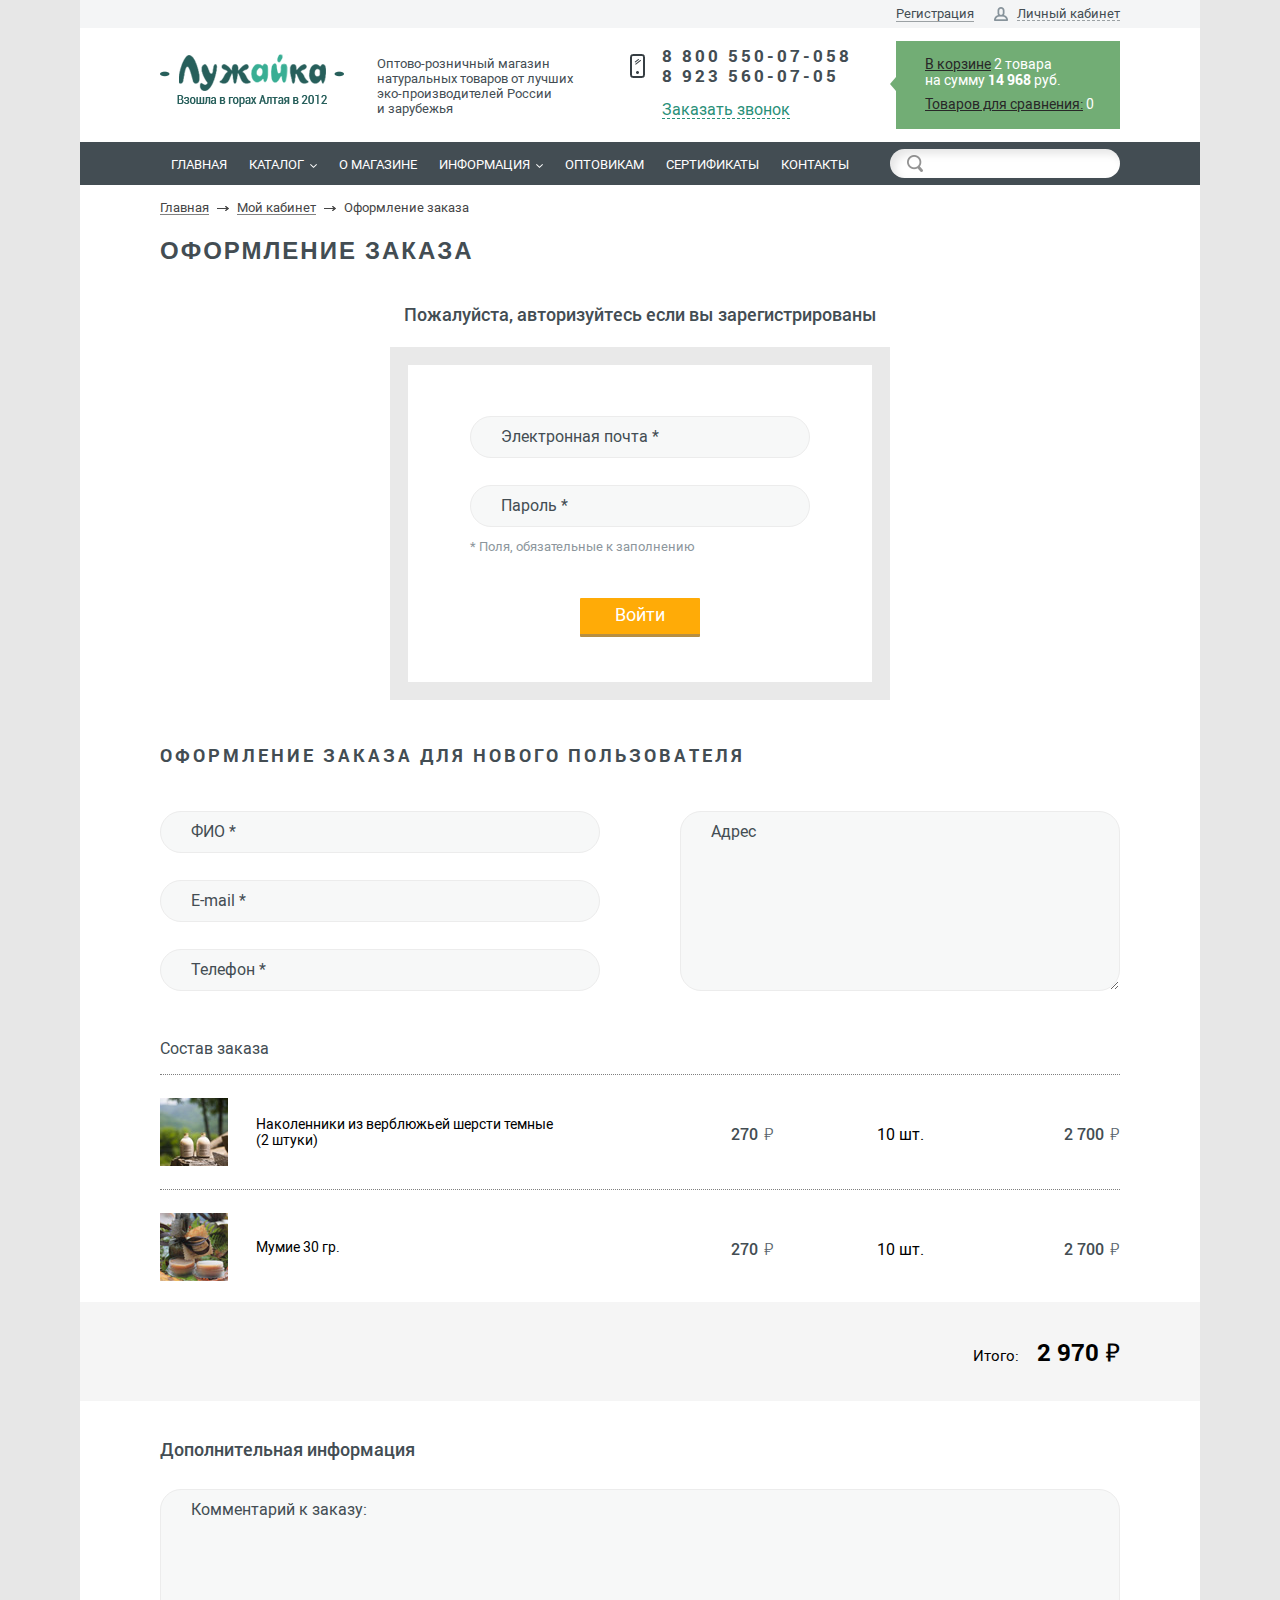
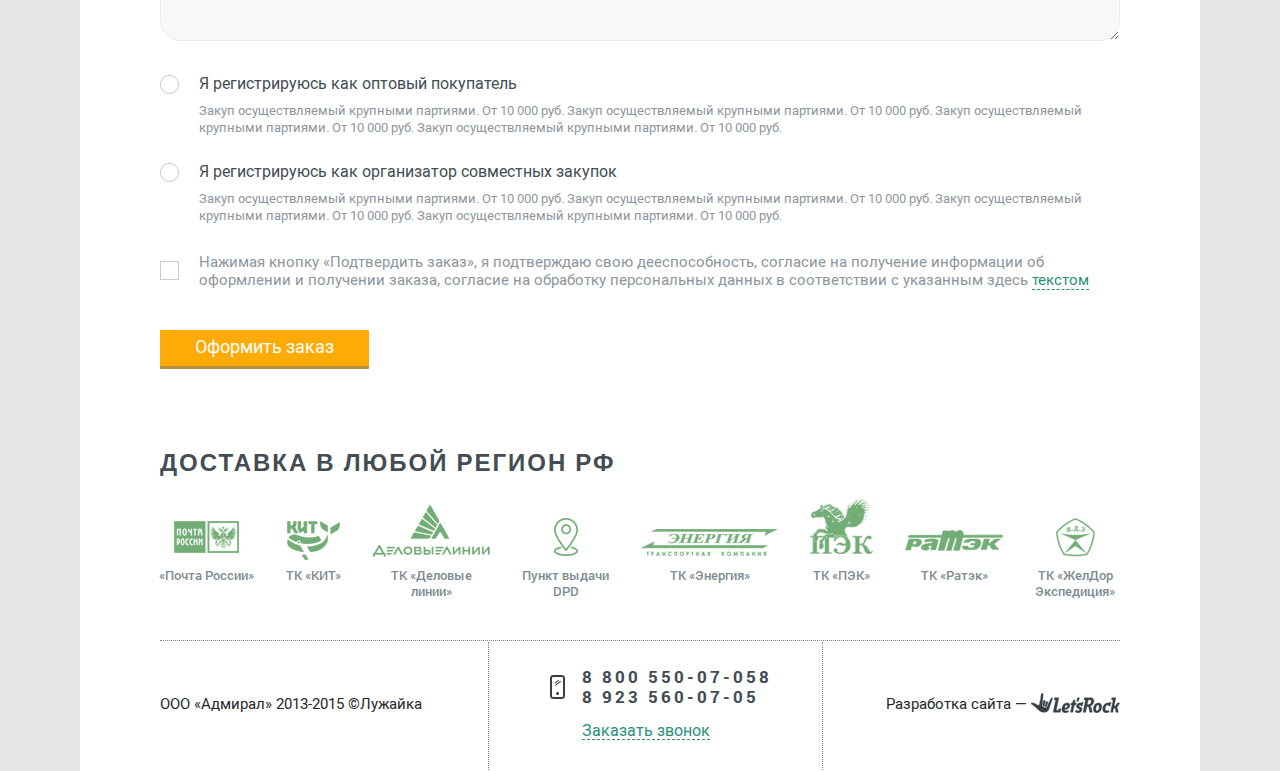
<file: lk-ordering-unautorized.html>
﻿<!DOCTYPE html>
<html>
<head>
	<title>Лужайка</title>
	<meta charset="utf-8">
	<meta name="viewport" content="width=1120, user-scalable=yes">
	<!--<link href="./favicon.ico" rel="shortcut icon">-->
	<link href="./css/style.css" rel="stylesheet">
	<script src="./js/jquery.js"></script>
	<!--[if IE 8]>
		<script src="http://html5shiv.googlecode.com/svn/trunk/html5.js"></script>
		<script src="./js/ie8.js"></script>
	<![endif]-->
</head>
<body>
	<div class="wrapper">
		<div class="panel">
			<p class="reg"><a href="#">Регистрация</a></p>
			<p class="lk-open"><span>Личный кабинет</span></p>
			<ul class="lk-drop">
				<li><a href="#" data-open="login">Вход</a></li>
				<li><a href="#">Регистрация</a></li>
				<li><a href="#">Личный кабинет</a></li>
				<li><a href="#">Корзина</a></li>
				<li><a href="#">Мои заказы</a></li>
			</ul>
		</div>
		<header>
			<img src="./img/logo.png" width="184" height="53" class="logo" alt="">
			<p class="slogan">Оптово-розничный магазин натуральных товаров от лучших эко-производителей России<br> и зарубежья</p>
			<ul class="phones">
				<li><a href="+780055007058">8 800 550-07-058</a></li>
				<li><a href="+79235600705">8 923 560-07-05</a></li>
			</ul>
			<p class="call"><a href="#">Заказать звонок</a></p>
			<div class="basket">
				<p><a href="#">В корзине</a> 2 товара<br> на сумму <strong>14 968</strong> руб.</p>
				<p><a href="#">Товаров для сравнения:</a> 0</p>
			</div>
		</header>
		<div class="menu">
			<nav>
				<ul>
					<li><a href="#">Главная</a></li>
					<li>
						<a href="#">Каталог</a>
						<div class="grid">
							<div>
								<ul>
									<li>
										<h5><span><img src="./img/submenu-icon-1.png" width="21" height="23" alt=""></span><a href="#">Чаи и сборы</a></h5>
										<p><a href="#">Имбирные чаи</a></p>
										<p><a href="#">Сухие бальзамы</a></p>
									</li>
									<li>
										<h5><span><img src="./img/submenu-icon-2.png" width="14" height="20" alt=""></span><a href="#">Напитки</a></h5>
										<p><a href="#">Киселя</a></p>
										<p><a href="#">Растворимые напитки</a></p>
										<p><a href="#">Кофейные напитки</a></p>
									</li>
									<li>
										<h5><span><img src="./img/submenu-icon-3.png" width="15" height="27" alt=""></span><a href="#">Бальзамы и сиропы</a></h5>
										<p><a href="#">Для мужчин</a></p>
										<p><a href="#">Для женщин</a></p>
										<p><a href="#">Для детей</a></p>
										<p><a href="#">Для похудения</a></p>
										<p><a href="#">Для сердца</a></p>
										<p><a href="#">Для почек</a></p>
										<p><a href="#">Для печени</a></p>
										<p><a href="#">Для суставов</a></p>
									</li>
									<li>
										<h5><span><img src="./img/submenu-icon-4.png" width="18" height="20" alt=""></span><a href="#">Функциональное питание</a></h5>
										<p><a href="#">Каши</a></p>
										<p><a href="#">Мука</a></p>
										<p><a href="#">Крупа</a></p>
										<p><a href="#">Масла холодного отжима</a></p>
										<p><a href="#">Хлебцы</a></p>
										<p><a href="#">Кедровое молоко</a></p>
									</li>
									<li>
										<h5><span><img src="./img/submenu-icon-5.png" width="20" height="20" alt=""></span><a href="#">Изделия из шерсти</a></h5>
										<p><a href="#">Носки</a></p>
										<p><a href="#">Гольфы</a></p>
										<p><a href="#">Варежки, перчатки</a></p>
										<p><a href="#">Шапки</a></p>
									</li>
									<li>
										<h5><span><img src="./img/submenu-icon-6.png" width="17" height="18" alt=""></span><a href="#">Подарочные наборы</a></h5>
										<p><a href="#">Для мужчин</a></p>
										<p><a href="#">Для женщин</a></p>
										<p><a href="#">Общеукрепляющие</a></p>
									</li>
									<li>
										<h5><span><img src="./img/submenu-icon-7.png" width="10" height="22" alt=""></span><a href="#">Мумие, живица, каменное масло</a></h5>
									</li>
									<li>
										<h5><span><img src="./img/submenu-icon-8.png" width="22" height="19" alt=""></span><a href="#">Продукция пчеловодства</a></h5>
									</li>
									<li>
										<h5><span><img src="./img/submenu-icon-9.png" width="21" height="23" alt=""></span><a href="#">Кондитерские изделия</a></h5>
									</li>
									<li>
										<h5><span><img src="./img/submenu-icon-10.png" width="32" height="22" alt=""></span><a href="#">Пантовая продукция</a></h5>
									</li>
									<li>
										<h5><a href="#">Натуральная косметика</a></h5>
										<p><a href="#">Скрабы</a></p>
										<p><a href="#">Бальзамы для волос</a></p>
									</li>
								</ul>
								<div class="item-e">
									<p class="tag sale">акция</p>
									<div class="pic">
										<a href="#"><img src="./pic/catalog-2.jpg" width="162" height="112" alt=""></a>
									</div>
									<div class="core">
										<h3><a href="#">Мумие 30 гр.</a></h3>
										<p class="price old"><s>270</s> <em>С</em></p>
										<p class="price">320 <em>С</em></p>
										<div class="quantity-e">
											<em class="minus"></em>
											<input type="text" value="10">
											<em class="plus"></em>
										</div>
										<button>Купить</button>
									</div>
								</div>
							</div>
						</div>
					</li>
					<li><a href="#">О магазине</a></li>
					<li>
						<a href="#">Информация</a>
						<div class="inline">
							<ul>
								<li><a href="#">Как купить</a></li>
								<li><a href="#">Доставка и оплата</a></li>
								<li><a href="#">Поставщикам</a></li>
								<li><a href="#">Отзывы</a></li>
								<li><a href="#">Статьи</a></li>
							</ul>
						</div>
					</li>
					<li><a href="#">Оптовикам</a></li>
					<li><a href="#">Сертификаты</a></li>
					<li><a href="#">Контакты</a></li>
				</ul>
			</nav>
			<div class="basket">
				<p><a href="#">В корзине</a> 2 товара</p>
				<p>на сумму <strong>14 968</strong> руб.</p>
			</div>
			<div class="search">
				<input type="text">
			</div>
		</div>
		<ul class="breadcrumbs">
			<li><a href="#">Главная</a></li>
			<li><a href="#">Мой кабинет</a></li>
			<li>Оформление заказа</li>
		</ul>
		<section class="lk-b">
			<h1>Оформление заказа</h1>
			<div class="login">
				<h4>Пожалуйста, авторизуйтесь если вы зарегистрированы</h4>
				<div class="form">
					<p><span>Электронная почта *</span><input type="text"></p>
					<p><span>Пароль *</span><input type="text"></p>
					<h6>* Поля, обязательные к заполнению</h6>
					<button>Войти</button>
				</div>
			</div>
			<div class="form-autorized">
				<h4>Оформление заказа для нового пользователя</h4>
				<div class="form">
					<p><span>ФИО *</span><input type="text"></p>
					<p><span>E-mail *</span><input type="text"></p>
					<p><span>Телефон *</span><input type="text"></p>
				</div>
				<div class="form">
					<p><span>Адрес</span><textarea cols="100" rows="7"></textarea></p>
				</div>
			</div>
			<div class="order-list">
				<h5>Состав заказа</h5>
				<table>
					<tbody>
						<tr>
							<td><div><img src="./pic/order-1.jpg" width="68" height="68" alt=""></div></td>
							<td>Наколенники из верблюжьей шерсти темные (2 штуки)</td>
							<td><strong>270 <em>С</em></strong></td>
							<td><span>10 шт.</span></td>
							<td><strong>2 700 <em>С</em></strong></td>
						</tr>
						<tr>
							<td><div><img src="./pic/order-2.jpg" width="68" height="68" alt=""></div></td>
							<td>Мумие 30 гр.</td>
							<td><strong>270 <em>С</em></strong></td>
							<td><span>10 шт.</span></td>
							<td><strong>2 700 <em>С</em></strong></td>
						</tr>
					</tbody>
				</table>
			</div>
			<div class="order-total">
				<h5>Итого: <strong>2 970 <em>С</em></strong></h5>
			</div>
			<div class="order-more">
				<h4>Дополнительная информация</h4>
				<div class="form">
					<p><span>Комментарий к заказу:</span><textarea cols="100" rows="6"></textarea></p>
				</div>
				<ul>
					<li>
						<label><input type="radio" name="r1">Я регистрируюсь как оптовый покупатель</label>
						<p>Закуп осуществляемый крупными партиями. От 10 000 руб. Закуп осуществляемый крупными партиями. От 10 000 руб. Закуп осуществляемый крупными партиями. От 10 000 руб. Закуп осуществляемый крупными партиями. От 10 000 руб.</p>
					</li>
					<li>
						<label><input type="radio" name="r1">Я регистрируюсь как организатор совместных закупок</label>
						<p>Закуп осуществляемый крупными партиями. От 10 000 руб. Закуп осуществляемый крупными партиями. От 10 000 руб. Закуп осуществляемый крупными партиями. От 10 000 руб. Закуп осуществляемый крупными партиями. От 10 000 руб.</p>
					</li>
				</ul>
				<h6><label><input type="checkbox">Нажимая кнопку «Подтвердить заказ», я подтверждаю свою дееспособность, согласие на получение информации об оформлении и получении заказа, согласие на обработку персональных данных в соответствии с указанным здесь <a href="#">текстом</a></label></h6>
				<button>Оформить заказ</button>
			</div>
		</section>
		<div class="clear"></div>
	</div>
	<footer>
		<div class="delivery">
			<h2>Доставка в любой регион РФ</h2>
			<ul>
				<li>
					<img src="./img/delivery-icon-1.png" width="65" height="61" alt="">
					<p>«Почта России»</p>
				</li>
				<li>
					<img src="./img/delivery-icon-2.png" width="53" height="61" alt="">
					<p>ТК «КИТ»</p>
				</li>
				<li>
					<img src="./img/delivery-icon-3.png" width="117" height="61" alt="">
					<p>ТК «Деловые<br> линии»</p>
				</li>
				<li>
					<img src="./img/delivery-icon-4.png" width="24" height="61" alt="">
					<p>Пункт выдачи<br> DPD</p>
				</li>
				<li>
					<img src="./img/delivery-icon-5.png" width="137" height="61" alt="">
					<p>ТК «Энергия»</p>
				</li>
				<li>
					<img src="./img/delivery-icon-6.png" width="63" height="61" alt="">
					<p>ТК «ПЭК»</p>
				</li>
				<li>
					<img src="./img/delivery-icon-7.png" width="98" height="61" alt="">
					<p>ТК «Ратэк»</p>
				</li>
				<li>
					<img src="./img/delivery-icon-8.png" width="39" height="61" alt="">
					<p>ТК «ЖелДор<br> Экспедиция»</p>
				</li>
			</ul>
		</div>
		<p class="copy">ООО «Адмирал» 2013-2015 ©Лужайка</p>
		<div class="phones">
			<ul>
				<li><a href="+780055007058">8 800 550-07-058</a></li>
				<li><a href="+79235600705">8 923 560-07-05</a></li>
			</ul>
			<p><a href="#">Заказать звонок</a></p>
		</div>
		<p class="author">Разработка сайта — <a href="http://letsrock.pro" target="_blank"><img src="./img/letsrock-logo.png" width="89" height="20" alt=""></a></p>
	</footer>
	<div class="fade"></div>
	<div class="modal" data-target="login">
		<h3>Авторизация</h3>
		<div class="form">
			<!--<p class="complete"><span>Электронная почта *</span><input type="text"></p>-->
			<p class="complete"><span>Электронная почта *</span><input type="text" value="fruktobaron@gmail.com"></p>
			<p class="error"><span>Пароль *</span><input type="text"></p>
			<h6>* Поля, обязательные к заполнению</h6>
			<h5><a href="#">Забыли пароль</a><a href="#">Регистрация</a></h5>
			<button>Войти</button>
			<!--<h6 class="error">Заполните, пожалуйста, все поля</h6>-->
		</div>
	</div>
	<div class="go-top">
		<p>Наверх</p>
	</div>
	<script src="./js/easing.js"></script>
	<script src="./js/jcarousel.js"></script>
	<script src="./js/mobile.js"></script>
	<script src="./js/slides.js"></script>
	<script src="./js/uniform.js"></script>
	<script src="./js/dynamic.js"></script>
</body>
</html>
</file>
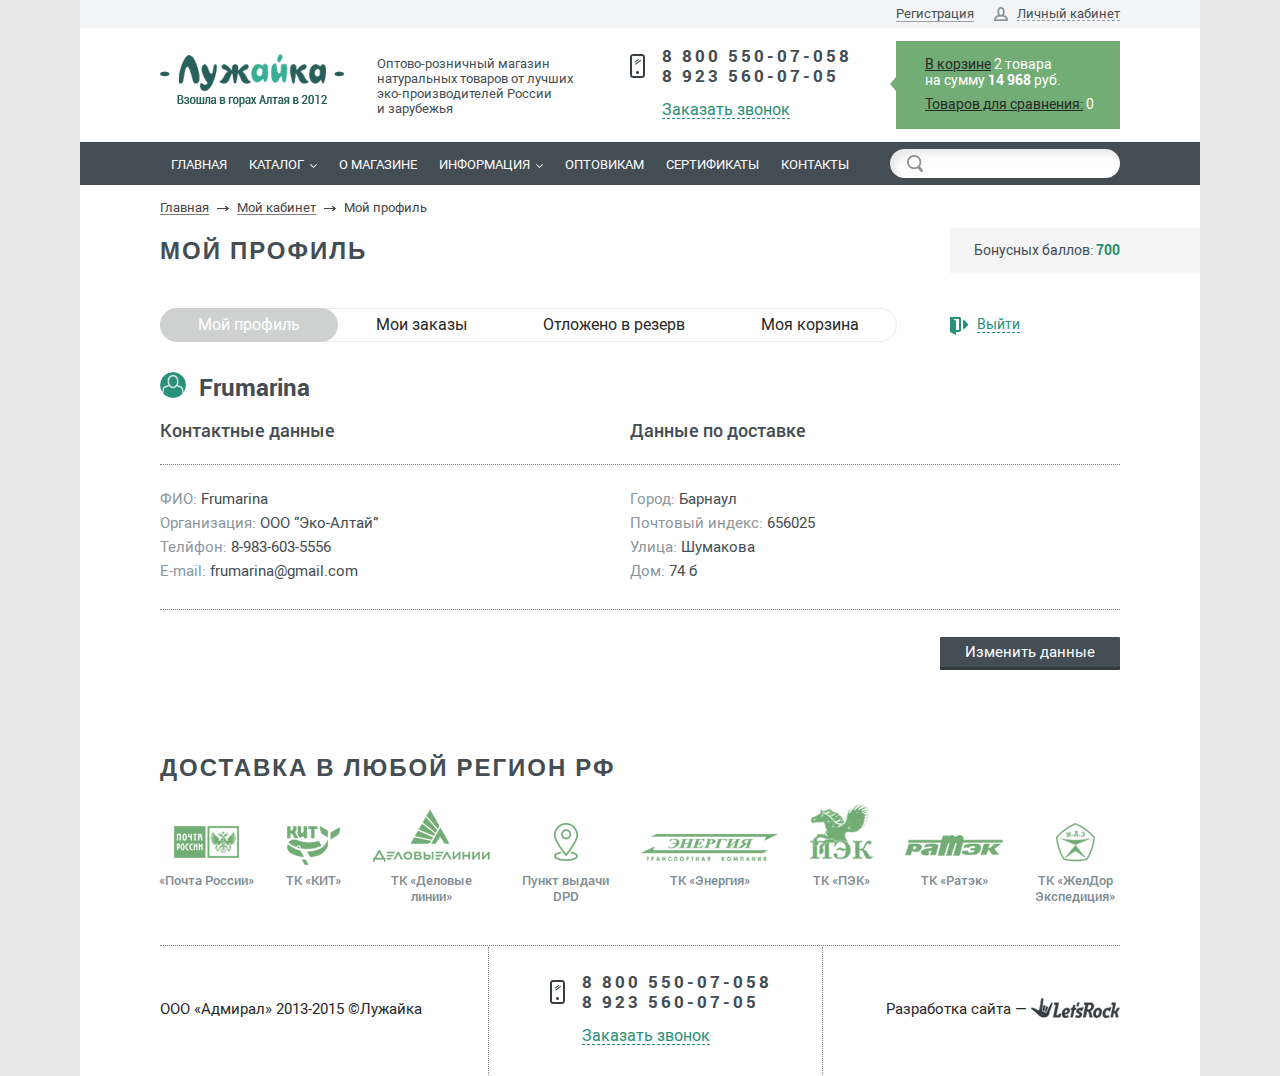
<file: lk-profile.html>
﻿<!DOCTYPE html>
<html>
<head>
	<title>Лужайка</title>
	<meta charset="utf-8">
	<meta name="viewport" content="width=1120, user-scalable=yes">
	<!--<link href="./favicon.ico" rel="shortcut icon">-->
	<link href="./css/style.css" rel="stylesheet">
	<script src="./js/jquery.js"></script>
	<!--[if IE 8]>
		<script src="http://html5shiv.googlecode.com/svn/trunk/html5.js"></script>
		<script src="./js/ie8.js"></script>
	<![endif]-->
</head>
<body>
	<div class="wrapper">
		<div class="panel">
			<p class="reg"><a href="#">Регистрация</a></p>
			<p class="lk-open"><span>Личный кабинет</span></p>
			<ul class="lk-drop">
				<li><a href="#" data-open="login">Вход</a></li>
				<li><a href="#">Регистрация</a></li>
				<li><a href="#">Личный кабинет</a></li>
				<li><a href="#">Корзина</a></li>
				<li><a href="#">Мои заказы</a></li>
			</ul>
		</div>
		<header>
			<img src="./img/logo.png" width="184" height="53" class="logo" alt="">
			<p class="slogan">Оптово-розничный магазин натуральных товаров от лучших эко-производителей России<br> и зарубежья</p>
			<ul class="phones">
				<li><a href="+780055007058">8 800 550-07-058</a></li>
				<li><a href="+79235600705">8 923 560-07-05</a></li>
			</ul>
			<p class="call"><a href="#">Заказать звонок</a></p>
			<div class="basket">
				<p><a href="#">В корзине</a> 2 товара<br> на сумму <strong>14 968</strong> руб.</p>
				<p><a href="#">Товаров для сравнения:</a> 0</p>
			</div>
		</header>
		<div class="menu">
			<nav>
				<ul>
					<li><a href="#">Главная</a></li>
					<li>
						<a href="#">Каталог</a>
						<div class="grid">
							<div>
								<ul>
									<li>
										<h5><span><img src="./img/submenu-icon-1.png" width="21" height="23" alt=""></span><a href="#">Чаи и сборы</a></h5>
										<p><a href="#">Имбирные чаи</a></p>
										<p><a href="#">Сухие бальзамы</a></p>
									</li>
									<li>
										<h5><span><img src="./img/submenu-icon-2.png" width="14" height="20" alt=""></span><a href="#">Напитки</a></h5>
										<p><a href="#">Киселя</a></p>
										<p><a href="#">Растворимые напитки</a></p>
										<p><a href="#">Кофейные напитки</a></p>
									</li>
									<li>
										<h5><span><img src="./img/submenu-icon-3.png" width="15" height="27" alt=""></span><a href="#">Бальзамы и сиропы</a></h5>
										<p><a href="#">Для мужчин</a></p>
										<p><a href="#">Для женщин</a></p>
										<p><a href="#">Для детей</a></p>
										<p><a href="#">Для похудения</a></p>
										<p><a href="#">Для сердца</a></p>
										<p><a href="#">Для почек</a></p>
										<p><a href="#">Для печени</a></p>
										<p><a href="#">Для суставов</a></p>
									</li>
									<li>
										<h5><span><img src="./img/submenu-icon-4.png" width="18" height="20" alt=""></span><a href="#">Функциональное питание</a></h5>
										<p><a href="#">Каши</a></p>
										<p><a href="#">Мука</a></p>
										<p><a href="#">Крупа</a></p>
										<p><a href="#">Масла холодного отжима</a></p>
										<p><a href="#">Хлебцы</a></p>
										<p><a href="#">Кедровое молоко</a></p>
									</li>
									<li>
										<h5><span><img src="./img/submenu-icon-5.png" width="20" height="20" alt=""></span><a href="#">Изделия из шерсти</a></h5>
										<p><a href="#">Носки</a></p>
										<p><a href="#">Гольфы</a></p>
										<p><a href="#">Варежки, перчатки</a></p>
										<p><a href="#">Шапки</a></p>
									</li>
									<li>
										<h5><span><img src="./img/submenu-icon-6.png" width="17" height="18" alt=""></span><a href="#">Подарочные наборы</a></h5>
										<p><a href="#">Для мужчин</a></p>
										<p><a href="#">Для женщин</a></p>
										<p><a href="#">Общеукрепляющие</a></p>
									</li>
									<li>
										<h5><span><img src="./img/submenu-icon-7.png" width="10" height="22" alt=""></span><a href="#">Мумие, живица, каменное масло</a></h5>
									</li>
									<li>
										<h5><span><img src="./img/submenu-icon-8.png" width="22" height="19" alt=""></span><a href="#">Продукция пчеловодства</a></h5>
									</li>
									<li>
										<h5><span><img src="./img/submenu-icon-9.png" width="21" height="23" alt=""></span><a href="#">Кондитерские изделия</a></h5>
									</li>
									<li>
										<h5><span><img src="./img/submenu-icon-10.png" width="32" height="22" alt=""></span><a href="#">Пантовая продукция</a></h5>
									</li>
									<li>
										<h5><a href="#">Натуральная косметика</a></h5>
										<p><a href="#">Скрабы</a></p>
										<p><a href="#">Бальзамы для волос</a></p>
									</li>
								</ul>
								<div class="item-e">
									<p class="tag sale">акция</p>
									<div class="pic">
										<a href="#"><img src="./pic/catalog-2.jpg" width="162" height="112" alt=""></a>
									</div>
									<div class="core">
										<h3><a href="#">Мумие 30 гр.</a></h3>
										<p class="price old"><s>270</s> <em>С</em></p>
										<p class="price">320 <em>С</em></p>
										<div class="quantity-e">
											<em class="minus"></em>
											<input type="text" value="10">
											<em class="plus"></em>
										</div>
										<button>Купить</button>
									</div>
								</div>
							</div>
						</div>
					</li>
					<li><a href="#">О магазине</a></li>
					<li>
						<a href="#">Информация</a>
						<div class="inline">
							<ul>
								<li><a href="#">Как купить</a></li>
								<li><a href="#">Доставка и оплата</a></li>
								<li><a href="#">Поставщикам</a></li>
								<li><a href="#">Отзывы</a></li>
								<li><a href="#">Статьи</a></li>
							</ul>
						</div>
					</li>
					<li><a href="#">Оптовикам</a></li>
					<li><a href="#">Сертификаты</a></li>
					<li><a href="#">Контакты</a></li>
				</ul>
			</nav>
			<div class="basket">
				<p><a href="#">В корзине</a> 2 товара</p>
				<p>на сумму <strong>14 968</strong> руб.</p>
			</div>
			<div class="search">
				<input type="text">
			</div>
		</div>
		<ul class="breadcrumbs">
			<li><a href="#">Главная</a></li>
			<li><a href="#">Мой кабинет</a></li>
			<li>Мой профиль</li>
		</ul>
		<section class="lk-b">
			<h1>Мой профиль</h1>
			<p class="bonus">Бонусных баллов: <strong>700</strong></p>
			<ul class="tabs-nav">
				<li class="active"><a href="#">Мой профиль</a></li>
				<li><a href="#">Мои заказы</a></li>
				<li><a href="#">Отложено в резерв</a></li>
				<li><a href="#">Моя корзина</a></li>
			</ul>
			<p class="exit"><a href="#"><span>Выйти</span></a></p>
			<div class="profile">
				<h2><span><img src="./pic/user-default.png" width="26" height="26" alt=""></span>Frumarina</h2>
				<div>
					<div>
						<h4>Контактные данные</h4>
						<p><span>ФИО:</span> Frumarina</p>
						<p><span>Организация:</span> ООО “Эко-Алтай”</p>
						<p><span>Телйфон:</span> 8-983-603-5556</p>
						<p><span>E-mail:</span> frumarina@gmail.com</p>
					</div>
					<div>
						<h4>Данные по доставке</h4>
						<p><span>Город:</span> Барнаул</p>
						<p><span>Почтовый индекс:</span> 656025</p>
						<p><span>Улица:</span> Шумакова</p>
						<p><span>Дом:</span> 74 б</p>
					</div>
				</div>
				<button>Изменить данные</button>
			</div>
		</section>
		<div class="clear"></div>
	</div>
	<footer>
		<div class="delivery">
			<h2>Доставка в любой регион РФ</h2>
			<ul>
				<li>
					<img src="./img/delivery-icon-1.png" width="65" height="61" alt="">
					<p>«Почта России»</p>
				</li>
				<li>
					<img src="./img/delivery-icon-2.png" width="53" height="61" alt="">
					<p>ТК «КИТ»</p>
				</li>
				<li>
					<img src="./img/delivery-icon-3.png" width="117" height="61" alt="">
					<p>ТК «Деловые<br> линии»</p>
				</li>
				<li>
					<img src="./img/delivery-icon-4.png" width="24" height="61" alt="">
					<p>Пункт выдачи<br> DPD</p>
				</li>
				<li>
					<img src="./img/delivery-icon-5.png" width="137" height="61" alt="">
					<p>ТК «Энергия»</p>
				</li>
				<li>
					<img src="./img/delivery-icon-6.png" width="63" height="61" alt="">
					<p>ТК «ПЭК»</p>
				</li>
				<li>
					<img src="./img/delivery-icon-7.png" width="98" height="61" alt="">
					<p>ТК «Ратэк»</p>
				</li>
				<li>
					<img src="./img/delivery-icon-8.png" width="39" height="61" alt="">
					<p>ТК «ЖелДор<br> Экспедиция»</p>
				</li>
			</ul>
		</div>
		<p class="copy">ООО «Адмирал» 2013-2015 ©Лужайка</p>
		<div class="phones">
			<ul>
				<li><a href="+780055007058">8 800 550-07-058</a></li>
				<li><a href="+79235600705">8 923 560-07-05</a></li>
			</ul>
			<p><a href="#">Заказать звонок</a></p>
		</div>
		<p class="author">Разработка сайта — <a href="http://letsrock.pro" target="_blank"><img src="./img/letsrock-logo.png" width="89" height="20" alt=""></a></p>
	</footer>
	<div class="fade"></div>
	<div class="modal" data-target="login">
		<h3>Авторизация</h3>
		<div class="form">
			<!--<p class="complete"><span>Электронная почта *</span><input type="text"></p>-->
			<p class="complete"><span>Электронная почта *</span><input type="text" value="fruktobaron@gmail.com"></p>
			<p class="error"><span>Пароль *</span><input type="text"></p>
			<h6>* Поля, обязательные к заполнению</h6>
			<h5><a href="#">Забыли пароль</a><a href="#">Регистрация</a></h5>
			<button>Войти</button>
			<!--<h6 class="error">Заполните, пожалуйста, все поля</h6>-->
		</div>
	</div>
	<div class="go-top">
		<p>Наверх</p>
	</div>
	<script src="./js/easing.js"></script>
	<script src="./js/jcarousel.js"></script>
	<script src="./js/mobile.js"></script>
	<script src="./js/slides.js"></script>
	<script src="./js/uniform.js"></script>
	<script src="./js/dynamic.js"></script>
</body>
</html>
</file>
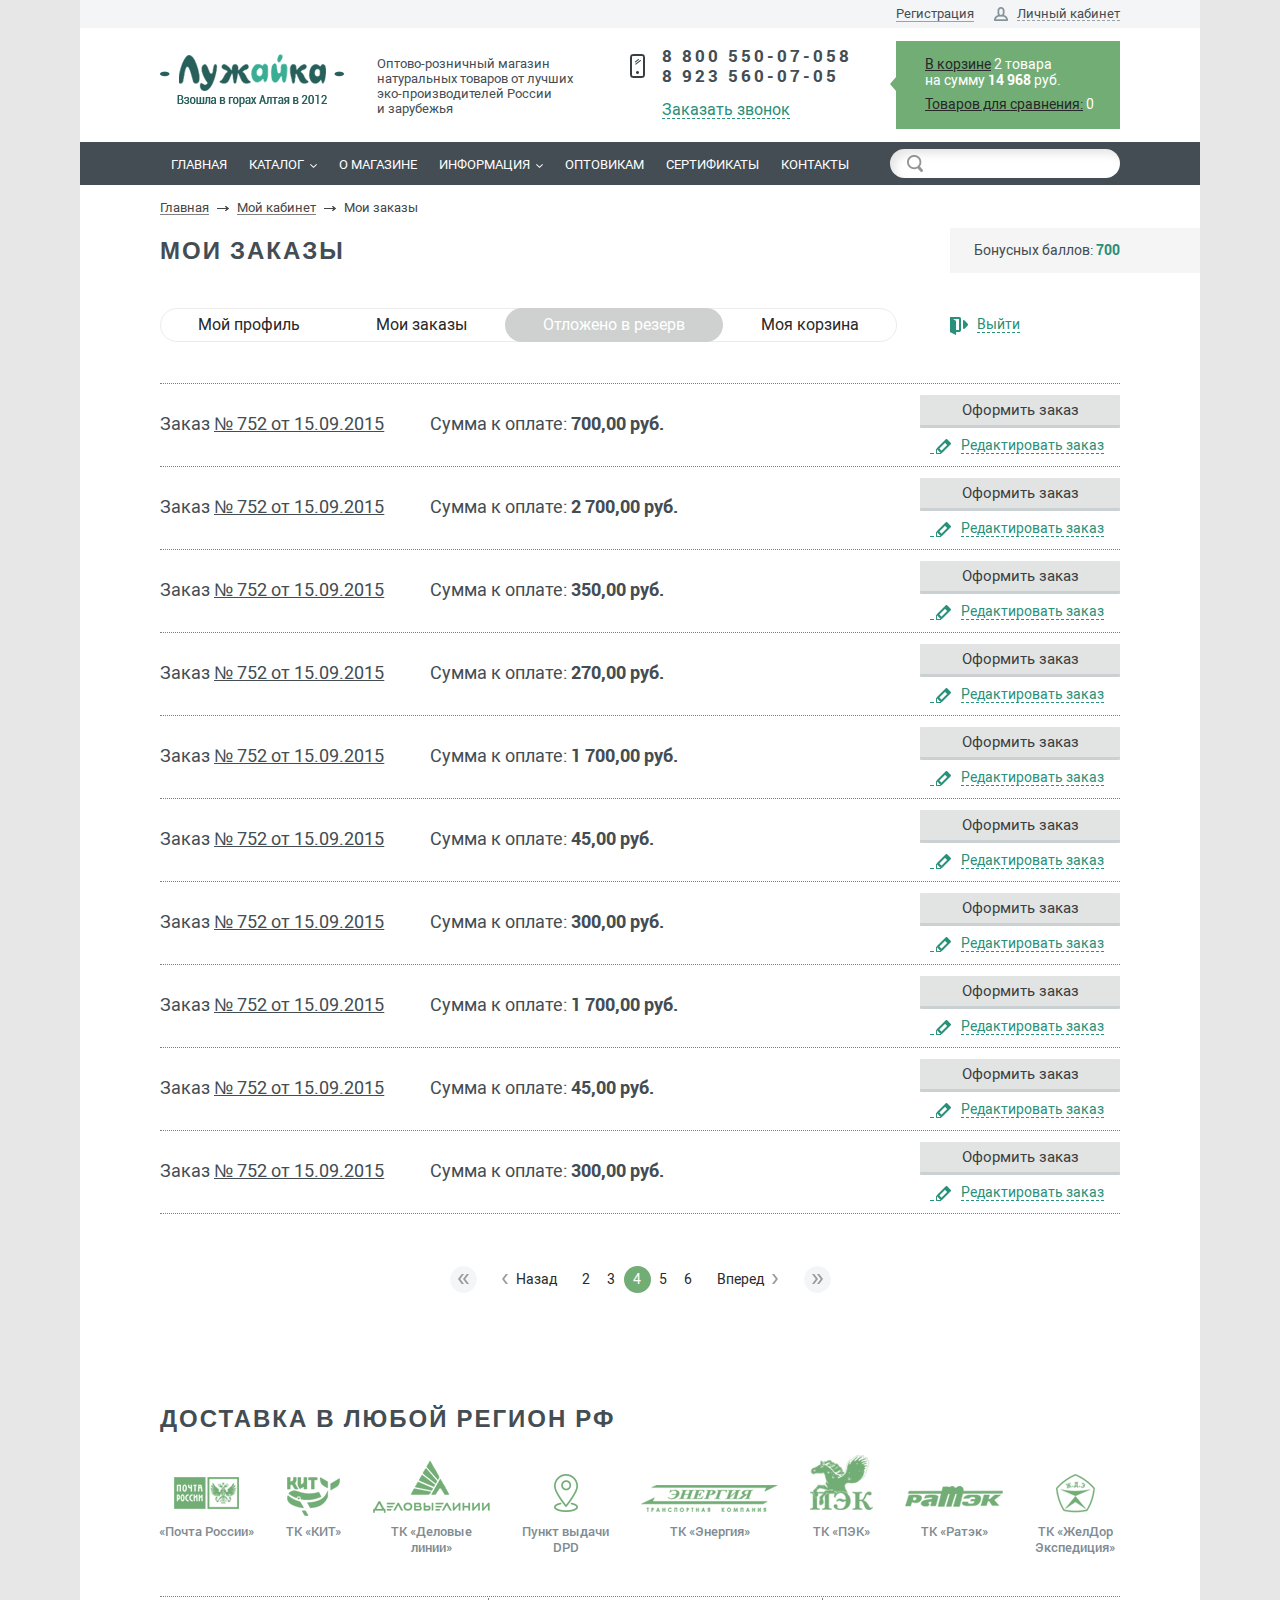
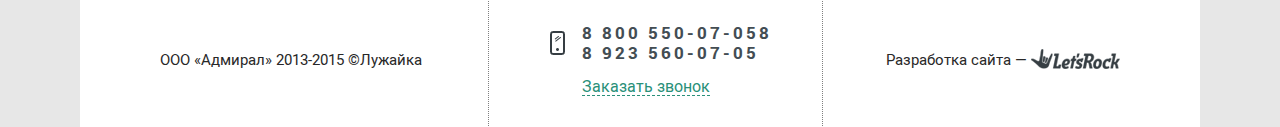
<file: lk-saved-orders.html>
﻿<!DOCTYPE html>
<html>
<head>
	<title>Лужайка</title>
	<meta charset="utf-8">
	<meta name="viewport" content="width=1120, user-scalable=yes">
	<!--<link href="./favicon.ico" rel="shortcut icon">-->
	<link href="./css/style.css" rel="stylesheet">
	<script src="./js/jquery.js"></script>
	<!--[if IE 8]>
		<script src="http://html5shiv.googlecode.com/svn/trunk/html5.js"></script>
		<script src="./js/ie8.js"></script>
	<![endif]-->
</head>
<body>
	<div class="wrapper">
		<div class="panel">
			<p class="reg"><a href="#">Регистрация</a></p>
			<p class="lk-open"><span>Личный кабинет</span></p>
			<ul class="lk-drop">
				<li><a href="#" data-open="login">Вход</a></li>
				<li><a href="#">Регистрация</a></li>
				<li><a href="#">Личный кабинет</a></li>
				<li><a href="#">Корзина</a></li>
				<li><a href="#">Мои заказы</a></li>
			</ul>
		</div>
		<header>
			<img src="./img/logo.png" width="184" height="53" class="logo" alt="">
			<p class="slogan">Оптово-розничный магазин натуральных товаров от лучших эко-производителей России<br> и зарубежья</p>
			<ul class="phones">
				<li><a href="+780055007058">8 800 550-07-058</a></li>
				<li><a href="+79235600705">8 923 560-07-05</a></li>
			</ul>
			<p class="call"><a href="#">Заказать звонок</a></p>
			<div class="basket">
				<p><a href="#">В корзине</a> 2 товара<br> на сумму <strong>14 968</strong> руб.</p>
				<p><a href="#">Товаров для сравнения:</a> 0</p>
			</div>
		</header>
		<div class="menu">
			<nav>
				<ul>
					<li><a href="#">Главная</a></li>
					<li>
						<a href="#">Каталог</a>
						<div class="grid">
							<div>
								<ul>
									<li>
										<h5><span><img src="./img/submenu-icon-1.png" width="21" height="23" alt=""></span><a href="#">Чаи и сборы</a></h5>
										<p><a href="#">Имбирные чаи</a></p>
										<p><a href="#">Сухие бальзамы</a></p>
									</li>
									<li>
										<h5><span><img src="./img/submenu-icon-2.png" width="14" height="20" alt=""></span><a href="#">Напитки</a></h5>
										<p><a href="#">Киселя</a></p>
										<p><a href="#">Растворимые напитки</a></p>
										<p><a href="#">Кофейные напитки</a></p>
									</li>
									<li>
										<h5><span><img src="./img/submenu-icon-3.png" width="15" height="27" alt=""></span><a href="#">Бальзамы и сиропы</a></h5>
										<p><a href="#">Для мужчин</a></p>
										<p><a href="#">Для женщин</a></p>
										<p><a href="#">Для детей</a></p>
										<p><a href="#">Для похудения</a></p>
										<p><a href="#">Для сердца</a></p>
										<p><a href="#">Для почек</a></p>
										<p><a href="#">Для печени</a></p>
										<p><a href="#">Для суставов</a></p>
									</li>
									<li>
										<h5><span><img src="./img/submenu-icon-4.png" width="18" height="20" alt=""></span><a href="#">Функциональное питание</a></h5>
										<p><a href="#">Каши</a></p>
										<p><a href="#">Мука</a></p>
										<p><a href="#">Крупа</a></p>
										<p><a href="#">Масла холодного отжима</a></p>
										<p><a href="#">Хлебцы</a></p>
										<p><a href="#">Кедровое молоко</a></p>
									</li>
									<li>
										<h5><span><img src="./img/submenu-icon-5.png" width="20" height="20" alt=""></span><a href="#">Изделия из шерсти</a></h5>
										<p><a href="#">Носки</a></p>
										<p><a href="#">Гольфы</a></p>
										<p><a href="#">Варежки, перчатки</a></p>
										<p><a href="#">Шапки</a></p>
									</li>
									<li>
										<h5><span><img src="./img/submenu-icon-6.png" width="17" height="18" alt=""></span><a href="#">Подарочные наборы</a></h5>
										<p><a href="#">Для мужчин</a></p>
										<p><a href="#">Для женщин</a></p>
										<p><a href="#">Общеукрепляющие</a></p>
									</li>
									<li>
										<h5><span><img src="./img/submenu-icon-7.png" width="10" height="22" alt=""></span><a href="#">Мумие, живица, каменное масло</a></h5>
									</li>
									<li>
										<h5><span><img src="./img/submenu-icon-8.png" width="22" height="19" alt=""></span><a href="#">Продукция пчеловодства</a></h5>
									</li>
									<li>
										<h5><span><img src="./img/submenu-icon-9.png" width="21" height="23" alt=""></span><a href="#">Кондитерские изделия</a></h5>
									</li>
									<li>
										<h5><span><img src="./img/submenu-icon-10.png" width="32" height="22" alt=""></span><a href="#">Пантовая продукция</a></h5>
									</li>
									<li>
										<h5><a href="#">Натуральная косметика</a></h5>
										<p><a href="#">Скрабы</a></p>
										<p><a href="#">Бальзамы для волос</a></p>
									</li>
								</ul>
								<div class="item-e">
									<p class="tag sale">акция</p>
									<div class="pic">
										<a href="#"><img src="./pic/catalog-2.jpg" width="162" height="112" alt=""></a>
									</div>
									<div class="core">
										<h3><a href="#">Мумие 30 гр.</a></h3>
										<p class="price old"><s>270</s> <em>С</em></p>
										<p class="price">320 <em>С</em></p>
										<div class="quantity-e">
											<em class="minus"></em>
											<input type="text" value="10">
											<em class="plus"></em>
										</div>
										<button>Купить</button>
									</div>
								</div>
							</div>
						</div>
					</li>
					<li><a href="#">О магазине</a></li>
					<li>
						<a href="#">Информация</a>
						<div class="inline">
							<ul>
								<li><a href="#">Как купить</a></li>
								<li><a href="#">Доставка и оплата</a></li>
								<li><a href="#">Поставщикам</a></li>
								<li><a href="#">Отзывы</a></li>
								<li><a href="#">Статьи</a></li>
							</ul>
						</div>
					</li>
					<li><a href="#">Оптовикам</a></li>
					<li><a href="#">Сертификаты</a></li>
					<li><a href="#">Контакты</a></li>
				</ul>
			</nav>
			<div class="basket">
				<p><a href="#">В корзине</a> 2 товара</p>
				<p>на сумму <strong>14 968</strong> руб.</p>
			</div>
			<div class="search">
				<input type="text">
			</div>
		</div>
		<ul class="breadcrumbs">
			<li><a href="#">Главная</a></li>
			<li><a href="#">Мой кабинет</a></li>
			<li>Мои заказы</li>
		</ul>
		<section class="lk-b">
			<h1>Мои заказы</h1>
			<p class="bonus">Бонусных баллов: <strong>700</strong></p>
			<ul class="tabs-nav">
				<li><a href="#">Мой профиль</a></li>
				<li><a href="#">Мои заказы</a></li>
				<li class="active"><a href="#">Отложено в резерв</a></li>
				<li><a href="#">Моя корзина</a></li>
			</ul>
			<p class="exit"><a href="#"><span>Выйти</span></a></p>
			<ul class="saved-orders">
				<li>
					<h3>Заказ <a href="#">№ 752 от 15.09.2015</a></h3>
					<h5>Сумма к оплате: <strong>700,00 руб.</strong></h5>
					<button class="order">Оформить заказ</button>
					<h6><a href="#"><span>Редактировать заказ</span></a></h6>
				</li>
				<li>
					<h3>Заказ <a href="#">№ 752 от 15.09.2015</a></h3>
					<h5>Сумма к оплате: <strong>2 700,00 руб.</strong></h5>
					<button class="order">Оформить заказ</button>
					<h6><a href="#"><span>Редактировать заказ</span></a></h6>
				</li>
				<li>
					<h3>Заказ <a href="#">№ 752 от 15.09.2015</a></h3>
					<h5>Сумма к оплате: <strong>350,00 руб.</strong></h5>
					<button class="order">Оформить заказ</button>
					<h6><a href="#"><span>Редактировать заказ</span></a></h6>
				</li>
				<li>
					<h3>Заказ <a href="#">№ 752 от 15.09.2015</a></h3>
					<h5>Сумма к оплате: <strong>270,00 руб.</strong></h5>
					<button class="order">Оформить заказ</button>
					<h6><a href="#"><span>Редактировать заказ</span></a></h6>
				</li>
				<li>
					<h3>Заказ <a href="#">№ 752 от 15.09.2015</a></h3>
					<h5>Сумма к оплате: <strong>1 700,00 руб.</strong></h5>
					<button class="order">Оформить заказ</button>
					<h6><a href="#"><span>Редактировать заказ</span></a></h6>
				</li>
				<li>
					<h3>Заказ <a href="#">№ 752 от 15.09.2015</a></h3>
					<h5>Сумма к оплате: <strong>45,00 руб.</strong></h5>
					<button class="order">Оформить заказ</button>
					<h6><a href="#"><span>Редактировать заказ</span></a></h6>
				</li>
				<li>
					<h3>Заказ <a href="#">№ 752 от 15.09.2015</a></h3>
					<h5>Сумма к оплате: <strong>300,00 руб.</strong></h5>
					<button class="order">Оформить заказ</button>
					<h6><a href="#"><span>Редактировать заказ</span></a></h6>
				</li>
				<li>
					<h3>Заказ <a href="#">№ 752 от 15.09.2015</a></h3>
					<h5>Сумма к оплате: <strong>1 700,00 руб.</strong></h5>
					<button class="order">Оформить заказ</button>
					<h6><a href="#"><span>Редактировать заказ</span></a></h6>
				</li>
				<li>
					<h3>Заказ <a href="#">№ 752 от 15.09.2015</a></h3>
					<h5>Сумма к оплате: <strong>45,00 руб.</strong></h5>
					<button class="order">Оформить заказ</button>
					<h6><a href="#"><span>Редактировать заказ</span></a></h6>
				</li>
				<li>
					<h3>Заказ <a href="#">№ 752 от 15.09.2015</a></h3>
					<h5>Сумма к оплате: <strong>300,00 руб.</strong></h5>
					<button class="order">Оформить заказ</button>
					<h6><a href="#"><span>Редактировать заказ</span></a></h6>
				</li>
			</ul>
			<ul class="pages-b">
				<li><a href="#" class="first"></a></li>
				<li><a href="#" class="prev">Назад</a></li>
				<li><a href="#">2</a></li>
				<li><a href="#">3</a></li>
				<li class="active"><a href="#">4</a></li>
				<li><a href="#">5</a></li>
				<li><a href="#">6</a></li>
				<li><a href="#" class="next">Вперед</a></li>
				<li><a href="#" class="last"></a></li>
			</ul>
		</section>
		<div class="clear"></div>
	</div>
	<footer>
		<div class="delivery">
			<h2>Доставка в любой регион РФ</h2>
			<ul>
				<li>
					<img src="./img/delivery-icon-1.png" width="65" height="61" alt="">
					<p>«Почта России»</p>
				</li>
				<li>
					<img src="./img/delivery-icon-2.png" width="53" height="61" alt="">
					<p>ТК «КИТ»</p>
				</li>
				<li>
					<img src="./img/delivery-icon-3.png" width="117" height="61" alt="">
					<p>ТК «Деловые<br> линии»</p>
				</li>
				<li>
					<img src="./img/delivery-icon-4.png" width="24" height="61" alt="">
					<p>Пункт выдачи<br> DPD</p>
				</li>
				<li>
					<img src="./img/delivery-icon-5.png" width="137" height="61" alt="">
					<p>ТК «Энергия»</p>
				</li>
				<li>
					<img src="./img/delivery-icon-6.png" width="63" height="61" alt="">
					<p>ТК «ПЭК»</p>
				</li>
				<li>
					<img src="./img/delivery-icon-7.png" width="98" height="61" alt="">
					<p>ТК «Ратэк»</p>
				</li>
				<li>
					<img src="./img/delivery-icon-8.png" width="39" height="61" alt="">
					<p>ТК «ЖелДор<br> Экспедиция»</p>
				</li>
			</ul>
		</div>
		<p class="copy">ООО «Адмирал» 2013-2015 ©Лужайка</p>
		<div class="phones">
			<ul>
				<li><a href="+780055007058">8 800 550-07-058</a></li>
				<li><a href="+79235600705">8 923 560-07-05</a></li>
			</ul>
			<p><a href="#">Заказать звонок</a></p>
		</div>
		<p class="author">Разработка сайта — <a href="http://letsrock.pro" target="_blank"><img src="./img/letsrock-logo.png" width="89" height="20" alt=""></a></p>
	</footer>
	<div class="fade"></div>
	<div class="modal" data-target="login">
		<h3>Авторизация</h3>
		<div class="form">
			<!--<p class="complete"><span>Электронная почта *</span><input type="text"></p>-->
			<p class="complete"><span>Электронная почта *</span><input type="text" value="fruktobaron@gmail.com"></p>
			<p class="error"><span>Пароль *</span><input type="text"></p>
			<h6>* Поля, обязательные к заполнению</h6>
			<h5><a href="#">Забыли пароль</a><a href="#">Регистрация</a></h5>
			<button>Войти</button>
			<!--<h6 class="error">Заполните, пожалуйста, все поля</h6>-->
		</div>
	</div>
	<div class="go-top">
		<p>Наверх</p>
	</div>
	<script src="./js/easing.js"></script>
	<script src="./js/jcarousel.js"></script>
	<script src="./js/mobile.js"></script>
	<script src="./js/slides.js"></script>
	<script src="./js/uniform.js"></script>
	<script src="./js/dynamic.js"></script>
</body>
</html>
</file>
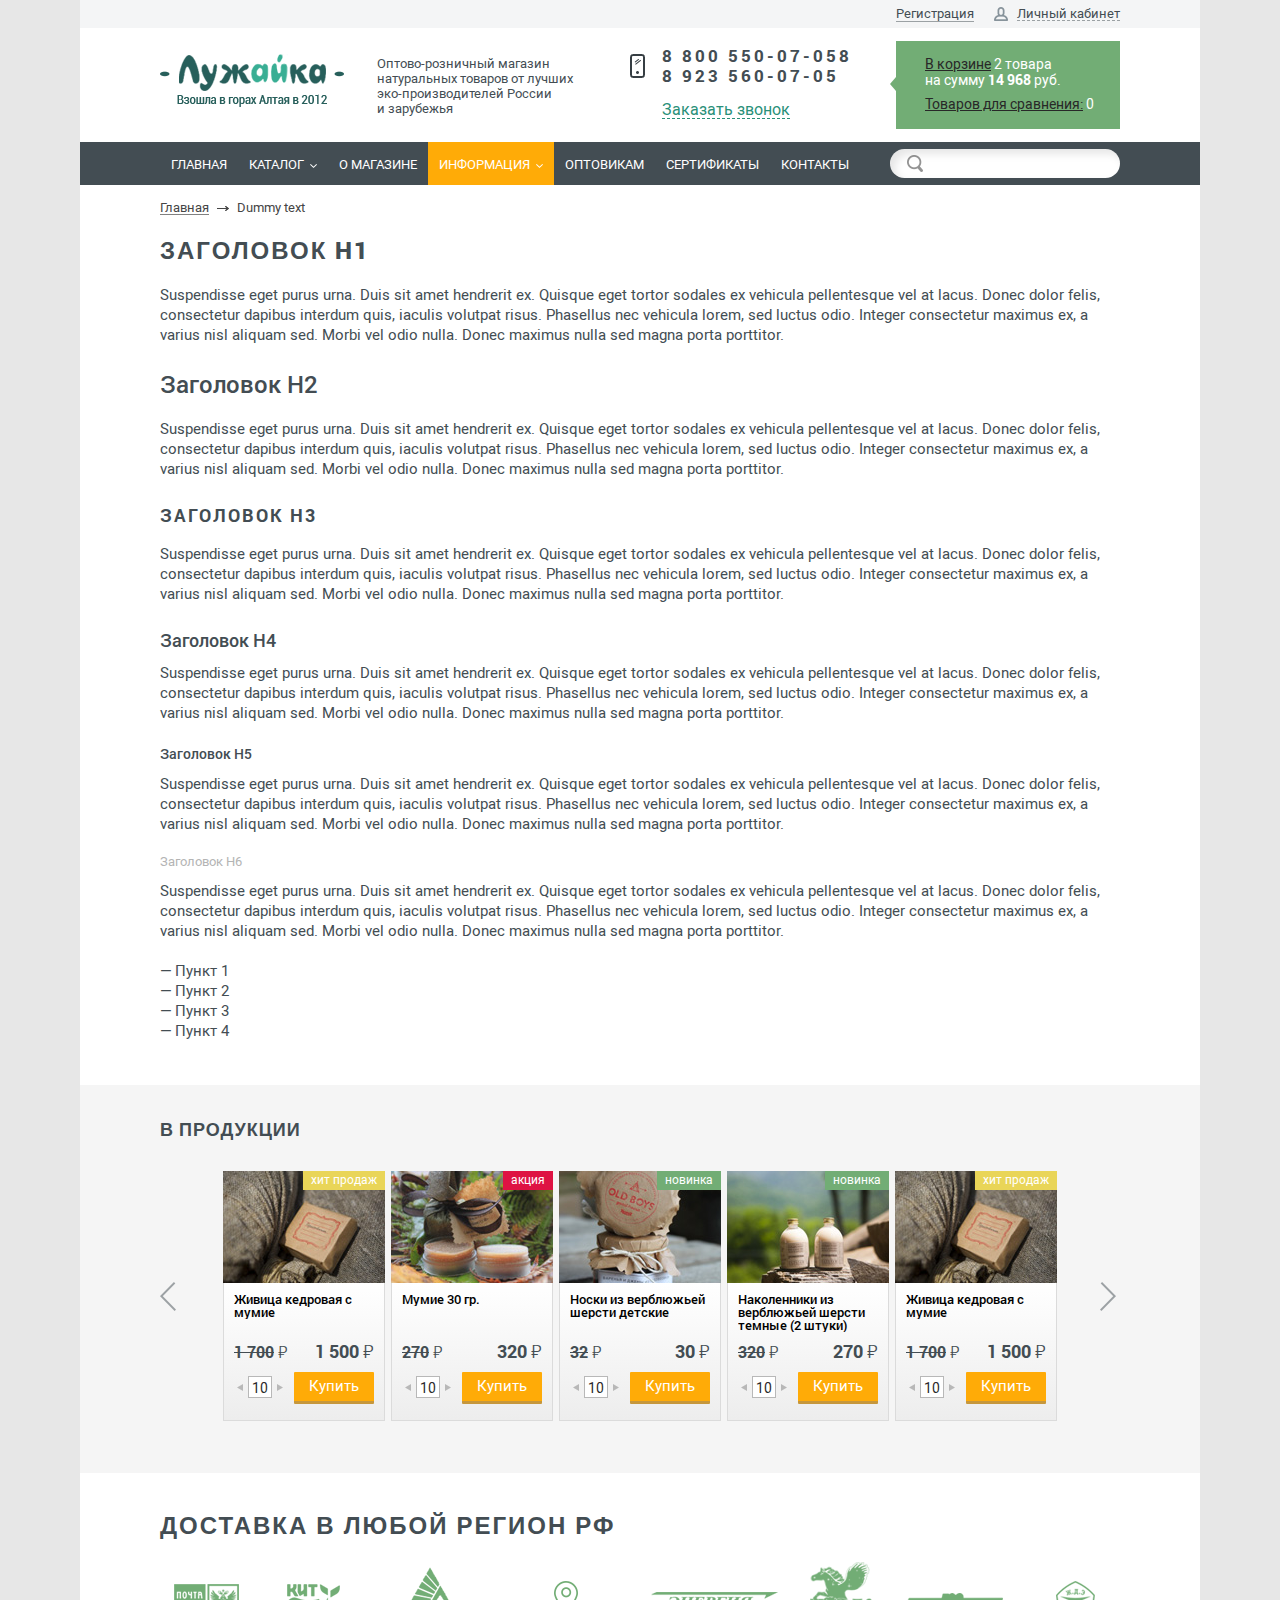
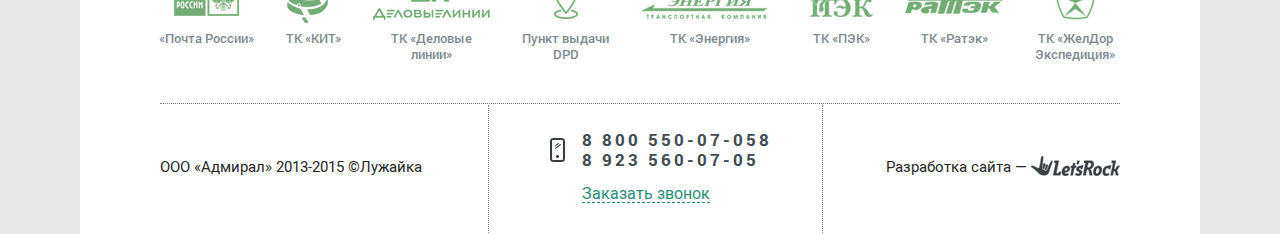
<file: text.html>
﻿<!DOCTYPE html>
<html>
<head>
	<title>Лужайка</title>
	<meta charset="utf-8">
	<meta name="viewport" content="width=1120, user-scalable=yes">
	<!--<link href="./favicon.ico" rel="shortcut icon">-->
	<link href="./css/style.css" rel="stylesheet">
	<script src="./js/jquery.js"></script>
	<!--[if IE 8]>
		<script src="http://html5shiv.googlecode.com/svn/trunk/html5.js"></script>
		<script src="./js/ie8.js"></script>
	<![endif]-->
</head>
<body>
	<div class="wrapper">
		<div class="panel">
			<p class="reg"><a href="#">Регистрация</a></p>
			<p class="lk-open"><span>Личный кабинет</span></p>
			<ul class="lk-drop">
				<li><a href="#" data-open="login">Вход</a></li>
				<li><a href="#">Регистрация</a></li>
				<li><a href="#">Личный кабинет</a></li>
				<li><a href="#">Корзина</a></li>
				<li><a href="#">Мои заказы</a></li>
			</ul>
		</div>
		<header>
			<img src="./img/logo.png" width="184" height="53" class="logo" alt="">
			<p class="slogan">Оптово-розничный магазин натуральных товаров от лучших эко-производителей России<br> и зарубежья</p>
			<ul class="phones">
				<li><a href="+780055007058">8 800 550-07-058</a></li>
				<li><a href="+79235600705">8 923 560-07-05</a></li>
			</ul>
			<p class="call"><a href="#">Заказать звонок</a></p>
			<div class="basket">
				<p><a href="#">В корзине</a> 2 товара<br> на сумму <strong>14 968</strong> руб.</p>
				<p><a href="#">Товаров для сравнения:</a> 0</p>
			</div>
		</header>
		<div class="menu">
			<nav>
				<ul>
					<li><a href="#">Главная</a></li>
					<li>
						<a href="#">Каталог</a>
						<div class="grid">
							<div>
								<ul>
									<li>
										<h5><span><img src="./img/submenu-icon-1.png" width="21" height="23" alt=""></span><a href="#">Чаи и сборы</a></h5>
										<p><a href="#">Имбирные чаи</a></p>
										<p><a href="#">Сухие бальзамы</a></p>
									</li>
									<li>
										<h5><span><img src="./img/submenu-icon-2.png" width="14" height="20" alt=""></span><a href="#">Напитки</a></h5>
										<p><a href="#">Киселя</a></p>
										<p><a href="#">Растворимые напитки</a></p>
										<p><a href="#">Кофейные напитки</a></p>
									</li>
									<li>
										<h5><span><img src="./img/submenu-icon-3.png" width="15" height="27" alt=""></span><a href="#">Бальзамы и сиропы</a></h5>
										<p><a href="#">Для мужчин</a></p>
										<p><a href="#">Для женщин</a></p>
										<p><a href="#">Для детей</a></p>
										<p><a href="#">Для похудения</a></p>
										<p><a href="#">Для сердца</a></p>
										<p><a href="#">Для почек</a></p>
										<p><a href="#">Для печени</a></p>
										<p><a href="#">Для суставов</a></p>
									</li>
									<li>
										<h5><span><img src="./img/submenu-icon-4.png" width="18" height="20" alt=""></span><a href="#">Функциональное питание</a></h5>
										<p><a href="#">Каши</a></p>
										<p><a href="#">Мука</a></p>
										<p><a href="#">Крупа</a></p>
										<p><a href="#">Масла холодного отжима</a></p>
										<p><a href="#">Хлебцы</a></p>
										<p><a href="#">Кедровое молоко</a></p>
									</li>
									<li>
										<h5><span><img src="./img/submenu-icon-5.png" width="20" height="20" alt=""></span><a href="#">Изделия из шерсти</a></h5>
										<p><a href="#">Носки</a></p>
										<p><a href="#">Гольфы</a></p>
										<p><a href="#">Варежки, перчатки</a></p>
										<p><a href="#">Шапки</a></p>
									</li>
									<li>
										<h5><span><img src="./img/submenu-icon-6.png" width="17" height="18" alt=""></span><a href="#">Подарочные наборы</a></h5>
										<p><a href="#">Для мужчин</a></p>
										<p><a href="#">Для женщин</a></p>
										<p><a href="#">Общеукрепляющие</a></p>
									</li>
									<li>
										<h5><span><img src="./img/submenu-icon-7.png" width="10" height="22" alt=""></span><a href="#">Мумие, живица, каменное масло</a></h5>
									</li>
									<li>
										<h5><span><img src="./img/submenu-icon-8.png" width="22" height="19" alt=""></span><a href="#">Продукция пчеловодства</a></h5>
									</li>
									<li>
										<h5><span><img src="./img/submenu-icon-9.png" width="21" height="23" alt=""></span><a href="#">Кондитерские изделия</a></h5>
									</li>
									<li>
										<h5><span><img src="./img/submenu-icon-10.png" width="32" height="22" alt=""></span><a href="#">Пантовая продукция</a></h5>
									</li>
									<li>
										<h5><a href="#">Натуральная косметика</a></h5>
										<p><a href="#">Скрабы</a></p>
										<p><a href="#">Бальзамы для волос</a></p>
									</li>
								</ul>
								<div class="item-e">
									<p class="tag sale">акция</p>
									<div class="pic">
										<a href="#"><img src="./pic/catalog-2.jpg" width="162" height="112" alt=""></a>
									</div>
									<div class="core">
										<h3><a href="#">Мумие 30 гр.</a></h3>
										<p class="price old"><s>270</s> <em>С</em></p>
										<p class="price">320 <em>С</em></p>
										<div class="quantity-e">
											<em class="minus"></em>
											<input type="text" value="10">
											<em class="plus"></em>
										</div>
										<button>Купить</button>
									</div>
								</div>
							</div>
						</div>
					</li>
					<li><a href="#">О магазине</a></li>
					<li class="active">
						<a href="#">Информация</a>
						<div class="inline">
							<ul>
								<li><a href="#">Как купить</a></li>
								<li><a href="#">Доставка и оплата</a></li>
								<li><a href="#">Поставщикам</a></li>
								<li><a href="#">Отзывы</a></li>
								<li><a href="#">Статьи</a></li>
							</ul>
						</div>
					</li>
					<li><a href="#">Оптовикам</a></li>
					<li><a href="#">Сертификаты</a></li>
					<li><a href="#">Контакты</a></li>
				</ul>
			</nav>
			<div class="basket">
				<p><a href="#">В корзине</a> 2 товара</p>
				<p>на сумму <strong>14 968</strong> руб.</p>
			</div>
			<div class="search">
				<input type="text">
			</div>
		</div>
		<ul class="breadcrumbs">
			<li><a href="#">Главная</a></li>
			<li>Dummy text</li>
		</ul>
		<div class="text-b">
			<h1>Заголовок H1</h1>
			<p>Suspendisse eget purus urna. Duis sit amet hendrerit ex. Quisque eget tortor sodales ex vehicula pellentesque vel at lacus. Donec dolor felis, consectetur dapibus interdum quis, iaculis volutpat risus. Phasellus nec vehicula lorem, sed luctus odio. Integer consectetur maximus ex, a varius nisl aliquam sed. Morbi vel odio nulla. Donec maximus nulla sed magna porta porttitor.</p>
			<h2>Заголовок H2</h2>
			<p>Suspendisse eget purus urna. Duis sit amet hendrerit ex. Quisque eget tortor sodales ex vehicula pellentesque vel at lacus. Donec dolor felis, consectetur dapibus interdum quis, iaculis volutpat risus. Phasellus nec vehicula lorem, sed luctus odio. Integer consectetur maximus ex, a varius nisl aliquam sed. Morbi vel odio nulla. Donec maximus nulla sed magna porta porttitor.</p>
			<h3>Заголовок H3</h3>
			<p>Suspendisse eget purus urna. Duis sit amet hendrerit ex. Quisque eget tortor sodales ex vehicula pellentesque vel at lacus. Donec dolor felis, consectetur dapibus interdum quis, iaculis volutpat risus. Phasellus nec vehicula lorem, sed luctus odio. Integer consectetur maximus ex, a varius nisl aliquam sed. Morbi vel odio nulla. Donec maximus nulla sed magna porta porttitor.</p>
			<h4>Заголовок H4</h4>
			<p>Suspendisse eget purus urna. Duis sit amet hendrerit ex. Quisque eget tortor sodales ex vehicula pellentesque vel at lacus. Donec dolor felis, consectetur dapibus interdum quis, iaculis volutpat risus. Phasellus nec vehicula lorem, sed luctus odio. Integer consectetur maximus ex, a varius nisl aliquam sed. Morbi vel odio nulla. Donec maximus nulla sed magna porta porttitor.</p>
			<h5>Заголовок H5</h5>
			<p>Suspendisse eget purus urna. Duis sit amet hendrerit ex. Quisque eget tortor sodales ex vehicula pellentesque vel at lacus. Donec dolor felis, consectetur dapibus interdum quis, iaculis volutpat risus. Phasellus nec vehicula lorem, sed luctus odio. Integer consectetur maximus ex, a varius nisl aliquam sed. Morbi vel odio nulla. Donec maximus nulla sed magna porta porttitor.</p>
			<h6>Заголовок H6</h6>
			<p>Suspendisse eget purus urna. Duis sit amet hendrerit ex. Quisque eget tortor sodales ex vehicula pellentesque vel at lacus. Donec dolor felis, consectetur dapibus interdum quis, iaculis volutpat risus. Phasellus nec vehicula lorem, sed luctus odio. Integer consectetur maximus ex, a varius nisl aliquam sed. Morbi vel odio nulla. Donec maximus nulla sed magna porta porttitor.</p>
			<ul class="list">
				<li>Пункт 1</li>
				<li>Пункт 2</li>
				<li>Пункт 3</li>
				<li>Пункт 4</li>
			</ul>
		</div>
		<div class="context-b">
			<h2>В продукции</h2>
			<ul>
				<li class="item-e">
					<p class="tag hit">хит продаж</p>
					<div class="pic">
						<a href="#"><img src="./pic/catalog-1.jpg" width="162" height="112" alt=""></a>
					</div>
					<div class="core">
						<h3><a href="#">Живица кедровая с мумие</a></h3>
						<p class="price old"><s>1 700</s> <em>С</em></p>
						<p class="price">1 500 <em>С</em></p>
						<div class="quantity-e">
							<em class="minus"></em>
							<input type="text" value="10">
							<em class="plus"></em>
							</div>
						<button>Купить</button>
					</div>
				</li>
				<li class="item-e">
					<p class="tag sale">акция</p>
					<div class="pic">
						<a href="#"><img src="./pic/catalog-2.jpg" width="162" height="112" alt=""></a>
					</div>
					<div class="core">
						<h3><a href="#">Мумие 30 гр.</a></h3>
						<p class="price old"><s>270</s> <em>С</em></p>
						<p class="price">320 <em>С</em></p>
						<div class="quantity-e">
							<em class="minus"></em>
							<input type="text" value="10">
							<em class="plus"></em>
						</div>
						<button>Купить</button>
					</div>
				</li>
				<li class="item-e">
					<p class="tag new">новинка</p>
					<div class="pic">
						<a href="#"><img src="./pic/catalog-3.jpg" width="162" height="112" alt=""></a>
					</div>
					<div class="core">
						<h3><a href="#">Носки из верблюжьей шерсти детские</a></h3>
						<p class="price old"><s>32</s> <em>С</em></p>
						<p class="price">30 <em>С</em></p>
						<div class="quantity-e">
							<em class="minus"></em>
							<input type="text" value="10">
							<em class="plus"></em>
						</div>
						<button>Купить</button>
					</div>
				</li>
				<li class="item-e">
					<p class="tag new">новинка</p>
					<div class="pic">
						<a href="#"><img src="./pic/catalog-4.jpg" width="162" height="112" alt=""></a>
					</div>
					<div class="core">
						<h3><a href="#">Наколенники из верблюжьей шерсти темные (2 штуки)</a></h3>
						<p class="price old"><s>320</s> <em>С</em></p>
						<p class="price">270 <em>С</em></p>
						<div class="quantity-e">
							<em class="minus"></em>
							<input type="text" value="10">
							<em class="plus"></em>
						</div>
						<button>Купить</button>
					</div>
				</li>
				<li class="item-e">
					<p class="tag hit">хит продаж</p>
					<div class="pic">
						<a href="#"><img src="./pic/catalog-1.jpg" width="162" height="112" alt=""></a>
					</div>
					<div class="core">
						<h3><a href="#">Живица кедровая с мумие</a></h3>
						<p class="price old"><s>1 700</s> <em>С</em></p>
						<p class="price">1 500 <em>С</em></p>
						<div class="quantity-e">
							<em class="minus"></em>
							<input type="text" value="10">
							<em class="plus"></em>
							</div>
						<button>Купить</button>
					</div>
				</li>
				<li class="item-e">
					<p class="tag sale">акция</p>
					<div class="pic">
						<a href="#"><img src="./pic/catalog-2.jpg" width="162" height="112" alt=""></a>
					</div>
					<div class="core">
						<h3><a href="#">Мумие 30 гр.</a></h3>
						<p class="price old"><s>270</s> <em>С</em></p>
						<p class="price">320 <em>С</em></p>
						<div class="quantity-e">
							<em class="minus"></em>
							<input type="text" value="10">
							<em class="plus"></em>
						</div>
						<button>Купить</button>
					</div>
				</li>
				<li class="item-e">
					<p class="tag new">новинка</p>
					<div class="pic">
						<a href="#"><img src="./pic/catalog-3.jpg" width="162" height="112" alt=""></a>
					</div>
					<div class="core">
						<h3><a href="#">Носки из верблюжьей шерсти детские</a></h3>
						<p class="price old"><s>32</s> <em>С</em></p>
						<p class="price">30 <em>С</em></p>
						<div class="quantity-e">
							<em class="minus"></em>
							<input type="text" value="10">
							<em class="plus"></em>
						</div>
						<button>Купить</button>
					</div>
				</li>
				<li class="item-e">
					<p class="tag new">новинка</p>
					<div class="pic">
						<a href="#"><img src="./pic/catalog-4.jpg" width="162" height="112" alt=""></a>
					</div>
					<div class="core">
						<h3><a href="#">Наколенники из верблюжьей шерсти темные (2 штуки)</a></h3>
						<p class="price old"><s>320</s> <em>С</em></p>
						<p class="price">270 <em>С</em></p>
						<div class="quantity-e">
							<em class="minus"></em>
							<input type="text" value="10">
							<em class="plus"></em>
						</div>
						<button>Купить</button>
					</div>
				</li>
			</ul>
		</div>
		<div class="clear"></div>
	</div>
	<footer>
		<div class="delivery">
			<h2>Доставка в любой регион РФ</h2>
			<ul>
				<li>
					<img src="./img/delivery-icon-1.png" width="65" height="61" alt="">
					<p>«Почта России»</p>
				</li>
				<li>
					<img src="./img/delivery-icon-2.png" width="53" height="61" alt="">
					<p>ТК «КИТ»</p>
				</li>
				<li>
					<img src="./img/delivery-icon-3.png" width="117" height="61" alt="">
					<p>ТК «Деловые<br> линии»</p>
				</li>
				<li>
					<img src="./img/delivery-icon-4.png" width="24" height="61" alt="">
					<p>Пункт выдачи<br> DPD</p>
				</li>
				<li>
					<img src="./img/delivery-icon-5.png" width="137" height="61" alt="">
					<p>ТК «Энергия»</p>
				</li>
				<li>
					<img src="./img/delivery-icon-6.png" width="63" height="61" alt="">
					<p>ТК «ПЭК»</p>
				</li>
				<li>
					<img src="./img/delivery-icon-7.png" width="98" height="61" alt="">
					<p>ТК «Ратэк»</p>
				</li>
				<li>
					<img src="./img/delivery-icon-8.png" width="39" height="61" alt="">
					<p>ТК «ЖелДор<br> Экспедиция»</p>
				</li>
			</ul>
		</div>
		<p class="copy">ООО «Адмирал» 2013-2015 ©Лужайка</p>
		<div class="phones">
			<ul>
				<li><a href="+780055007058">8 800 550-07-058</a></li>
				<li><a href="+79235600705">8 923 560-07-05</a></li>
			</ul>
			<p><a href="#">Заказать звонок</a></p>
		</div>
		<p class="author">Разработка сайта — <a href="http://letsrock.pro" target="_blank"><img src="./img/letsrock-logo.png" width="89" height="20" alt=""></a></p>
	</footer>
	<div class="fade"></div>
	<div class="modal" data-target="login">
		<h3>Авторизация</h3>
		<div class="form">
			<!--<p class="complete"><span>Электронная почта *</span><input type="text"></p>-->
			<p class="complete"><span>Электронная почта *</span><input type="text" value="fruktobaron@gmail.com"></p>
			<p class="error"><span>Пароль *</span><input type="text"></p>
			<h6>* Поля, обязательные к заполнению</h6>
			<h5><a href="#">Забыли пароль</a><a href="#">Регистрация</a></h5>
			<button>Войти</button>
			<!--<h6 class="error">Заполните, пожалуйста, все поля</h6>-->
		</div>
	</div>
	<div class="go-top">
		<p>Наверх</p>
	</div>
	<script src="./js/easing.js"></script>
	<script src="./js/jcarousel.js"></script>
	<script src="./js/mobile.js"></script>
	<script src="./js/slides.js"></script>
	<script src="./js/uniform.js"></script>
	<script src="./js/dynamic.js"></script>
</body>
</html>
</file>
<file: css/style.css>
﻿/* Fonts */

@font-face {
    font-family:'Roboto';
    src:url('../fonts/roboto.eot');
    src:url('../fonts/roboto.eot?#iefix') format('embedded-opentype'),
        url('../fonts/roboto.woff') format('woff'),
        url('../fonts/roboto.ttf') format('truetype');
    font-weight:normal;
    font-style:normal;
}
@font-face {
    font-family:'Roboto';
    src:url('../fonts/robotol.eot');
    src:url('../fonts/robotol.eot?#iefix') format('embedded-opentype'),
        url('../fonts/robotol.woff') format('woff'),
        url('../fonts/robotol.ttf') format('truetype');
    font-weight:300;
    font-style:normal;
}
@font-face {
    font-family:'Roboto';
    src:url('../fonts/robotom.eot');
    src:url('../fonts/robotom.eot?#iefix') format('embedded-opentype'),
        url('../fonts/robotom.woff') format('woff'),
        url('../fonts/robotom.ttf') format('truetype');
    font-weight:500;
    font-style:normal;
}
@font-face {
    font-family:'Roboto';
    src:url('../fonts/robotob.eot');
    src:url('../fonts/robotob.eot?#iefix') format('embedded-opentype'),
        url('../fonts/robotob.woff') format('woff'),
        url('../fonts/robotob.ttf') format('truetype');
    font-weight:bold;
    font-style:normal;
}
@font-face {
    font-family:'Roboto';
    src:url('../fonts/robotobl.eot');
    src:url('../fonts/robotobl.eot?#iefix') format('embedded-opentype'),
        url('../fonts/robotobl.woff') format('woff'),
        url('../fonts/robotobl.ttf') format('truetype');
    font-weight:800;
    font-style:normal;
}
@font-face {
    font-family:'Roboto Condensed';
    src:url('../fonts/robotoc.eot');
    src:url('../fonts/robotoc.eot?#iefix') format('embedded-opentype'),
        url('../fonts/robotoc.woff') format('woff'),
        url('../fonts/robotoc.ttf') format('truetype');
    font-weight:normal;
    font-style:normal;
}
@font-face {
    font-family:'Rouble';
    src:url('../fonts/rouble.eot');
    src:url('../fonts/rouble.eot?#iefix') format('embedded-opentype'),
        url('../fonts/rouble.woff') format('woff'),
        url('../fonts/rouble.ttf') format('truetype');
    font-weight:normal;
    font-style:normal;
}
@font-face {
    font-family:'Calibri';
    src:url('../fonts/calibrii.eot');
    src:url('../fonts/calibrii.eot?#iefix') format('embedded-opentype'),
        url('../fonts/calibrii.woff') format('woff'),
        url('../fonts/calibrii.ttf') format('truetype');
    font-weight:normal;
    font-style:italic;
}

/* Default */

html {
	height:100%;
}
body {
	width:100%;
	height:100%;
	color:#000000;
	font-size:12px;
	line-height:16px;
    font-family:'Roboto', sans-serif;
	padding:0;
	margin:0;
	background:#e7e7e7;
	-webkit-tap-highlight-color:transparent;
}
p {
	text-indent:0;
	padding:0;
	margin:0 0 16px;
}
table {
	margin:0 0 16px;
	border-collapse:collapse;
}
table td {
	padding:0;
}
:focus {
	outline:none;
}
img {
	padding:0;
	margin:0;
	border:0;
}
a {
	color:#000000;
	text-decoration:none;
}
a:hover {
	text-decoration:none;
}
form {
	margin:0;
}
ul {
	margin:0 0 10px 16px;
	padding:0;
}
ul li {
	padding:0;
	list-style:none;
}
ol {
	margin:0 0 10px 18px;
	padding:0;
}
* +html ol {
	padding:0 0 0 5px;
}
ol li {
	padding:0 0 0 16px;
}
input, select, textarea {
	color:#000000;
	font-size:12px;
    font-family:'Roboto', sans-serif;
	padding:0;
	margin:0;
	background:none;
	border:0;
	-webkit-box-shadow:border-box;
	box-sizing:border-box;
}
textarea {
	overflow:auto;
}
button {
    font-family:'Roboto', sans-serif;
	margin:0;
	border:0;
	-webkit-box-shadow:border-box;
	box-sizing:border-box;
}
button::-moz-focus-inner {
	padding:0;
	border:0;
}
::-webkit-input-placeholder {
	color:#949494;
}
:-moz-placeholder {
	color:#949494;
}
::-moz-placeholder {
	color:#949494;
}
:-ms-input-placeholder {
	color:#949494;
}
.wrapper {
	position:relative;
	min-width:1000px;
	max-width:1120px;
	min-height:100%;
	margin:0 auto;
	background:#ffffff;
}

/* Core */

.panel {
	position:relative;
	z-index:100;
	height:28px;
	background:#f4f5f6;
}
.panel .reg {
	position:absolute;
	left:50%;
	top:5px;
	font-size:13px;
	line-height:16px;
	margin:0 0 0 256px;
}
.panel .reg a {
	position:relative;
	color:#434d53;
}
.panel .reg a:after {
	content:'';
	position:absolute;
	left:0;
	bottom:0;
	width:100%;
	border-bottom:1px solid #9ba1a4;
}
.panel .lk-open {
	position:absolute;
	right:50%;
	top:5px;
	z-index:10;
	color:#434d53;
	font-size:13px;
	line-height:16px;
	cursor:pointer;
	padding:0 0 0 23px;
	margin:0 -480px 0 0;
}
.panel .lk-open:before {
	content:url('../img/lk-icon.png');
	position:absolute;
	left:0;
	top:2px;
}
.panel .lk-open span {
	position:relative;
}
.panel .lk-open span:after {
	content:'';
	position:absolute;
	left:0;
	bottom:1px;
	width:100%;
	border-bottom:1px dashed #9ba1a4;
}
.panel .lk-drop {
	display:none;
	position:absolute;
	right:50%;
	top:0;
	z-index:5;
	width:222px;
	padding:38px 0 27px;
	margin:0 -541px 0 0;
	background:#ffffff;
	-webkit-box-shadow:19px 19px 24px rgba(0,0,0,0.48);
	box-shadow:19px 19px 24px rgba(0,0,0,0.48);
}
.panel .lk-drop li {
	font-size:15px;
	line-height:18px;
	margin:0 30px 6px 59px;
}
.panel .lk-drop li a:hover {
	color:#299079;
	text-decoration:underline;
}
header {
	position:relative;
	z-index:90;
	height:114px;
	background:#ffffff;
}
header .logo {
	position:absolute;
	left:50%;
	top:26px;
	margin-left:-480px;
}
header .slogan {
	position:absolute;
	left:50%;
	top:28px;
	width:200px;
	color:#434d53;
	font-size:13px;
	line-height:15px;
	margin:0 0 0 -263px;
}
header .phones {
	position:absolute;
	left:50%;
	top:18px;
	margin:0 0 0 22px;
}
header .phones:before {
	content:url('../img/phone-icon.png');
	position:absolute;
	left:-32px;
	top:50%;
	margin-top:-12px;
}
header .phones li {
	color:#434d53;
	font-size:17px;
	line-height:20px;
	font-weight:bold;
	letter-spacing:3px;
}
header .phones li a {
	color:#434d53;
}
header .call {
	position:absolute;
	left:50%;
	top:72px;
	font-size:16px;
	line-height:19px;
	margin:0 0 0 22px;
}
header .call a {
	position:relative;
	color:#299079;
}
header .call a:after {
	content:'';
	position:absolute;
	left:0;
	bottom:1px;
	width:100%;
	border-bottom:1px dashed #299079;
}
header .basket {
	position:absolute;
	right:50%;
	top:13px;
	width:224px;
	padding:15px 0 9px;
	margin:0 -480px 0 0;
	background:#72ad75;
}
header .basket:before {
	content:'';
	position:absolute;
	left:-6px;
	top:50%;
	margin-top:-8px;
	border-right:6px solid #72ad75;
	border-top:7px solid transparent;
	border-bottom:7px solid transparent;
}
header .basket p {
	color:#ffffff;
	font-size:14px;
	line-height:16px;
	margin:0 13px 8px 29px;
}
header .basket p a {
	color:#282828;
	text-decoration:underline;
}
header .basket p a:hover {
	text-decoration:none;
}
.menu {
	position:relative;
	z-index:50;
	height:43px;
	background:#434d53;
}
.menu.fixed {
	position:fixed;
	left:50%;
	top:0;
	z-index:100;
	width:1120px;
	margin-left:-560px;
}
.menu nav {
	position:absolute;
	left:50%;
	top:0;
	width:960px;
	margin:0 0 0 -480px;
}
.menu > nav > ul {
	position:relative;
	margin:0;
}
.menu > nav > ul > li {
	float:left;
}
.menu > nav > ul > li > a {
	display:block;
	color:#ffffff;
	font-size:13px;
	line-height:16px;
	text-transform:uppercase;
	padding:14px 11px 13px;
}
.menu > nav > ul > li.sub > a:after {
	content:url('../img/nav-arrow.png');
	display:inline-block;
	vertical-align:top;
	margin:-1px 0 0 6px;
}
.menu > nav > ul > li:hover > a, .menu > nav > ul > li.active > a {
	background:#ffab07;
}
.menu > nav > ul > li > div {
	display:none;
	position:absolute;
	left:50%;
	top:43px;
	z-index:20;
	width:1120px;
	margin-left:-560px;
	background:#ffffff;
	-webkit-box-shadow:0 2px 9px rgba(0,0,0,0.23);
	box-shadow:0 2px 9px rgba(0,0,0,0.23);
}
.menu > nav > ul > li > div.inline ul {
	width:960px;
	text-align:center;
	white-space:nowrap;
	margin:0 auto;
}
.menu > nav > ul > li > div.inline ul li {
	display:inline-block;
	text-align:center;
	margin:0 0 0 -3px;
}
.menu > nav > ul > li > div.inline ul li:first-child {
	margin-left:0;
}
.menu > nav > ul > li > div.inline ul li a {
	display:block;
	color:#434d53;
	font-size:14px;
	line-height:17px;
	font-weight:300;
	padding:15px 46px 19px;
}
.menu > nav > ul > li > div.inline ul li a:hover {
	text-decoration:underline;
}
.menu > nav > ul > li > div.grid > div {
	clear:both;
	overflow:hidden;
	width:960px;
	padding:16px 20px 21px;
	margin:0 auto;
}
.menu > nav > ul > li > div.grid > div .item-e {
	float:right;
	margin:19px 0 22px;
}
.menu > nav > ul > li > div.grid > div > ul {
	float:left;
	width:750px;
	margin:0;
	-webkit-column-count:3;
    -moz-column-count:3;
    column-count:3;
	-webkit-column-gap:30px;
    -moz-column-gap:30px;
    column-gap:30px;
}
.menu > nav > ul > li > div.grid > div > ul > li {
	padding:12px 0 12px;
	-webkit-column-break-inside:avoid;
	page-break-inside:avoid;
	break-inside:avoid;
}
.menu > nav > ul > li > div.grid > div > ul > li h5 {
	position:relative;
	font-size:16px;
	line-height:18px;
	font-weight:normal;
	padding:1px 0 1px 35px;
	margin:0;
}
.menu > nav > ul > li > div.grid > div > ul > li h5 span {
	position:absolute;
	left:-6px;
	top:-11px;
	display:block;
	width:32px;
	height:40px;
}
.menu > nav > ul > li > div.grid > div > ul > li h5 span img {
	position:absolute;
	top:0;
	right:0;
	bottom:0;
	left:0;
	margin:auto;
}
.menu > nav > ul > li > div.grid > div > ul > li h5 a {
	text-decoration:underline;
}
.menu > nav > ul > li > div.grid > div > ul > li h5 a:hover {
	text-decoration:none;
}
.menu > nav > ul > li > div.grid > div > ul > li p {
	font-size:14px;
	line-height:17px;
	font-weight:300;
	padding:1px 0 2px 35px;
	margin:0;
}
.menu > nav > ul > li > div.grid > div > ul > li h5  + p {
	padding-top:6px;
}
.menu > nav > ul > li > div.grid > div > ul > li p a:hover {
	text-decoration:underline;
}
.menu .search {
	overflow:hidden;
	position:absolute;
	right:50%;
	top:7px;
	z-index:5;
	height:29px;
	margin:0 -480px 0 0;
	background:#ffffff url('../img/search-icon.png') no-repeat 17px 6px;
	-webkit-border-radius:15px;
	border-radius:15px;
	-webkit-box-shadow:inset 5px 5px 8px rgba(0,0,0,0.1);
	box-shadow:inset 5px 5px 8px rgba(0,0,0,0.1);
}
.menu .search input {
	width:230px;
	color:#949494;
	font-size:15px;
	padding:4px 12px 2px 45px;
}
.menu.fixed .search input {
	width:29px;
	padding:4px 0 2px 29px;
	background:#ffffff url('../img/search-icon.png') no-repeat 6px 6px;
}
.menu.fixed .search input:focus {
	width:230px;
	padding:4px 12px 2px 45px;
	background:#ffffff url('../img/search-icon.png') no-repeat 17px 6px;
}
.menu .basket {
	display:none;
	position:absolute;
	left:50%;
	top:5px;
	max-width:165px;
	margin-left:266px;
}
.menu.fixed .basket {
	display:block;
}
.menu .basket p {
	color:#ffffff;
	font-size:14px;
	line-height:15px;
	margin:0;
}
.menu .basket p a {
	color:#72ad75;
	text-decoration:underline;
}
.menu .basket p a:hover {
	text-decoration:none;
}
.introduction {
	overflow:hidden;
	position:relative;
	max-width:1120px;
	height:306px;
	margin:0 auto;
	background:#bfc3c5;
	background:-moz-linear-gradient(top,  #bfc3c5 0%, #e8e8e8 100%);
	background:-webkit-linear-gradient(top,  #bfc3c5 0%,#e8e8e8 100%);
	background:linear-gradient(to bottom,  #bfc3c5 0%,#e8e8e8 100%);
	filter:progid:DXImageTransform.Microsoft.gradient( startColorstr='#bfc3c5', endColorstr='#e8e8e8',GradientType=0 );
}
.introduction .slider {
	position:absolute;
	left:50%;
	top:0;
	width:1120px;
	height:306px;
	margin-left:-560px;
}
.introduction .slider .pagination {
	display:none;
}
.introduction .slider .prev, .introduction .slider .next {
	position:absolute;
	left:50%;
	top:93px;
	z-index:20;
	display:block;
	width:35px;
	height:35px;
}
.introduction .slider .prev {
	margin-left:-455px;
	background:url('../img/slider-arrows.png') no-repeat left top;
}
.introduction .slider .next {
	margin-left:178px;
	background:url('../img/slider-arrows.png') no-repeat -35px top;
}
.introduction .slider .container, .introduction .slider .container > div > div {
	position:relative;
	clear:both;
	overflow:hidden;
	width:1120px;
	height:306px;
}
.introduction .slider .bg {
	display:none;
}
.introduction .slider h3 {
	position:absolute;
	left:193px;
	top:58px;
	z-index:2;
	width:240px;
	color:#1f1f1f;
	font-size:27px;
	line-height:27px;
	font-weight:300;
	padding:0;
	margin:0;
}
.introduction .slider h3 strong {
	color:#299079;
	text-transform:uppercase;
}
.introduction .slider .pic {
	position:absolute;
	left:437px;
	top:9px;
	width:290px;
	height:190px;
}
.introduction .slider .pic img {
	position:absolute;
	top:0;
	right:0;
	bottom:0;
	left:0;
	max-width:290px;
	max-height:190px;
	margin:auto;
}
.introduction .slider h5 {
	position:absolute;
	left:193px;
	top:55px;
	z-index:2;
	width:280px;
	color:#1f1f1f;
	font-size:56px;
	line-height:50px;
	font-weight:300;
	padding:0;
	margin:0;
}
.introduction .slider h5 strong {
	color:#299079;
	text-transform:uppercase;
}
.introduction .nav {
	position:absolute;
	left:50%;
	bottom:0;
	z-index:5;
	margin:0 0 0 -480px;
}
.introduction .nav li {
	position:relative;
	float:left;
	width:143px;
	height:84px;
	cursor:pointer;
	margin:0 2px 0 0;
	background:#5a646a;
}
.introduction .nav li:nth-child(2) {
	background:#363e43;
}
.introduction .nav li:nth-child(3) {
	background:#275f5b;
}
.introduction .nav li:nth-child(4) {
	background:#72ad75;
}
.introduction .nav li:nth-child(5) {
	background:#299079;
}
.introduction .nav li.active {
	background:#ffab07;
}
.introduction .nav li.active:before {
	content:'';
	position:absolute;
	left:50%;
	top:-7px;
	margin-left:-7px;
	border-bottom:7px solid #ffab07;
	border-left:7px solid transparent;
	border-right:7px solid transparent;
}
.introduction .nav li p {
	position:absolute;
	left:13px;
	top:11px;
	width:120px;
	color:#ffffff;
	font-size:16px;
	line-height:17px;
	font-weight:300;
	padding:0;
	margin:0;
}
.introduction .nav li p strong {
	text-transform:uppercase;
}
.introduction .nav li .icon-1 {
	position:absolute;
	right:14px;
	bottom:0;
	display:block;
	width:36px;
	height:31px;
	background:url('../img/intro-nav-icon-1.png') no-repeat center top;
}
.introduction .nav li.active .icon-1 {
	background-position:0 -31px;
}
.introduction .nav li .icon-2 {
	position:absolute;
	right:16px;
	bottom:0;
	display:block;
	width:33px;
	height:28px;
	background:url('../img/intro-nav-icon-2.png') no-repeat center top;
}
.introduction .nav li.active .icon-2 {
	background-position:0 -28px;
}
.introduction .nav li .icon-3 {
	position:absolute;
	right:6px;
	bottom:0;
	display:block;
	width:37px;
	height:25px;
	background:url('../img/intro-nav-icon-3.png') no-repeat center top;
}
.introduction .nav li.active .icon-3 {
	background-position:0 -25px;
}
.introduction .preview {
	position:absolute;
	right:50%;
	top:33px;
	z-index:10;
	width:163px;
	margin:0 -480px 0 0;
}
.introduction .preview li {
	position:relative;
	margin:0 0 23px;
}
.introduction .preview a {
	color:#434d53;
	text-decoration:underline;
}
.introduction .preview a:hover {
	text-decoration:none;
}
.introduction .preview h3 {
	position:relative;
	font-size:14px;
	line-height:17px;
	padding:0;
	margin:0 0 15px;
}
.introduction .preview p {
	overflow:hidden;
	max-height:32px;
	font-size:13px;
	line-height:16px;
	font-weight:500;
	margin:0 0 15px;
}
.introduction .preview .icon-1 {
	position:absolute;
	left:-42px;
	top:0;
	display:block;
	width:26px;
	height:23px;
	background:url('../img/article-icon.png') no-repeat center top;
}
.introduction .preview li:hover .icon-1 {
	background-position:0 -23px;
}
.introduction .preview .icon-2 {
	position:absolute;
	left:-42px;
	top:-3px;
	display:block;
	width:28px;
	height:25px;
	background:url('../img/news-icon.png') no-repeat center top;
}
.introduction .preview li:hover .icon-2 {
	background-position:0 -25px;
}
.catalog-i {
	position:relative;
	max-width:1120px;
	margin:0 auto;
	background:#ffffff;
}
.catalog-i > div {
	width:960px;
	padding:38px 0 20px;
	margin:0 auto;
}
.catalog-i .lc {
	display:inline-block;
	width:250px;
	vertical-align:top;
	margin:0 41px 0 0;
}
.catalog-i .lc h2 {
	color:#434d53;
	font-size:24px;
	line-height:27px;
	font-weight:800;
	text-transform:uppercase;
	letter-spacing:1px;
	padding:0 0 27px;
	margin:0 0 17px;
	background:url('../img/h2-catalog-bg.png') no-repeat left bottom;
}
.catalog-i .lc .nav {
	position:relative;
	z-index:11;
	margin:0 0 20px;
}
.catalog-i .lc .nav > li {
	font-size:16px;
	line-height:20px;
}
.catalog-i .lc .nav > li > a {
	display:block;
	padding:5px 0;
}
.catalog-i .lc .nav > li.active > a, .catalog-i .lc .nav > li:hover > a {
	color:#299079;
	text-decoration:underline;
}
.catalog-i .lc .nav > li > div {
	display:none;
	position:absolute;
	left:250px;
	top:-37px;
	z-index:10;
	width:330px;
	padding:0 0 0 43px;
}
.catalog-i .lc .nav > li > div .arrow {
	position:absolute;
	left:33px;
	top:0;
	display:block;
	margin-top:36px;
	border-right:10px solid #ffffff;
	border-top:11px solid transparent;
	border-bottom:11px solid transparent;
}
.catalog-i .lc .nav > li > div ul {
	padding:30px 0 20px;
	margin:0;
	background:#ffffff;
	-webkit-box-shadow:border-box;
	box-sizing:border-box;
	-webkit-box-shadow:5px 5px 24px rgba(0,0,0,0.48);
	box-shadow:5px 5px 24px rgba(0,0,0,0.48);
}
.catalog-i .lc .nav > li > div ul li {
	font-size:15px;
	line-height:18px;
	margin:0 35px 12px 43px;
}
.catalog-i .lc .nav > li > div ul li a:before {
	content:'- ';
}
.catalog-i .lc .nav > li > div ul li a:hover {
	color:#299079;
}
.catalog-i .lc .nav > li > div ul li a:hover span {
	text-decoration:underline;
}
.lc .browsing {
	padding:26px 0 0;
	margin:0 0 20px;
	border-top:1px dotted #7f7f7f;
}
.lc .browsing h4 {
	position:relative;
	color:#434d53;
	font-size:18px;
	line-height:21px;
	font-weight:500;
	padding:0 0 0 38px;
	margin:0 0 20px;
}
.lc .browsing h4:before {
	content:url('../img/eye_icon.png');
	position:absolute;
	left:0;
	top:1px;
}
.lc .browsing ul {
	margin:0 0 0 42px;
}
.lc .browsing ul .item-e {
	height:177px;
}
.lc .browsing ul .item-e .core {
	height:64px;
}
.lc .browsing .jcarousel-container, .lc .browsing .jcarousel-clip {
	position:relative;
	clear:both;
	overflow:hidden;
	width:250px;
	height:177px;
}
.lc .browsing .jcarousel-container .jcarousel-prev, .lc .browsing .jcarousel-container .jcarousel-next {
	position:absolute;
	top:50%;
	z-index:10;
	width:26px;
	height:26px;
	cursor:pointer;
	margin-top:-14px;
}
.lc .browsing .jcarousel-container .jcarousel-prev {
	left:0;
	background:url('../img/carousel-arrows.png') no-repeat left top;
}
.lc .browsing .jcarousel-container .jcarousel-prev:hover {
	background-position:0 -26px;
}
.lc .browsing .jcarousel-container .jcarousel-next {
	right:4px;
	background:url('../img/carousel-arrows.png') no-repeat right top;
}
.lc .browsing .jcarousel-container .jcarousel-next:hover {
	background-position:right -26px;
}
.lc .browsing .jcarousel-clip ul {
	margin:0;
}
.lc .browsing .jcarousel-clip ul .item-e {
	margin:0 46px 0 42px;
}
.catalog-i .rc {
	display:inline-block;
	width:666px;
	vertical-align:top;
	margin:5px -10px 0 0;
}
.recommend-i {
	margin:0 0 22px;
}
.recommend-i h2 {
	color:#5a646a;
	font-size:18px;
	line-height:21px;
	font-weight:500;
	padding:0;
	margin:0 0 11px;
}
.list-b {
	clear:both;
	overflow:hidden;
	margin:0 0 5px;
}
.list-b li {
	float:left;
	margin:0 6px 15px 0;
}
.list-b li:nth-child(4n) {
	margin-right:-10px;
}
.filter-i {
	position:relative;
	height:30px;
	margin:0 0 12px;
}
.filter-i select {
	width:284px;
	color:#434d53;
	font-size:16px;
	padding:1px 0 3px 14px;
	background:#fff;
	border:1px solid #cccccc;
	-webkit-border-radius:15px;
	border-radius:15px;
}
.filter-i select option:disabled {
	display:none;
}
.filter-i ul {
	position:absolute;
	right:0;
	top:3px;
	margin:0;
}
.filter-i ul li {
	float:left;
	font-size:16px;
	line-height:19px;
	margin:0 0 0 20px;
}
.filter-i ul li:first-child {
	margin-left:0;
}
.filter-i ul li a {
	position:relative;
	color:#434d53;
}
.filter-i ul li a:after {
	content:'';
	position:absolute;
	left:0;
	bottom:1px;
	width:100%;
	border-bottom:1px dashed #a1a6a9;
}
.item-e {
	position:relative;
	width:162px;
	height:250px;
}
.item-e .pic {
	overflow:hidden;
	position:absolute;
	left:0;
	top:0;
	width:162px;
	height:112px;
	background:#ffffff;
}
.item-e .pic img {
	position:absolute;
	left:0;
	top:0;
	min-width:162px;
	min-height:112px;
}
.item-e .core {
	position:absolute;
	left:0;
	top:112px;
	width:160px;
	height:137px;
	border:1px solid #dbdbdb;
	border-top-width:0 !important;
	background:#ffffff;
	background:-moz-linear-gradient(top,  #ffffff 0%, #ededed 100%);
	background:-webkit-linear-gradient(top,  #ffffff 0%,#ededed 100%);
	background:linear-gradient(to bottom,  #ffffff 0%,#ededed 100%);
	filter:progid:DXImageTransform.Microsoft.gradient( startColorstr='#ffffff', endColorstr='#ededed',GradientType=0 );
}
.item-e:hover .core {
	border:1px solid #525c63;
}
.item-e h3 {
	overflow:hidden;
	position:absolute;
	left:10px;
	top:10px;
	width:140px;
	max-height:39px;
	font-size:13px;
	line-height:13px;
	font-weight:500;
	padding:0;
	margin:0;
}
.item-e h3 a:hover {
	text-decoration:underline;
}
.item-e button {
	position:absolute;
	right:10px;
	bottom:16px;
	color:#ffffff;
	font-size:15px;
	line-height:18px;
	cursor:pointer;
	padding:4px 15px 7px;
	background:#ffab07;
	border-bottom:3px solid #c6973c;
	-webkit-border-radius:1px;
	border-radius:1px;
}
.item-e button:hover {
	background:#da9309;
	border-bottom:3px solid #b58d41;
}
.item-e .price {
	position:absolute;
	right:10px;
	bottom:58px;
	font-size:18px;
	line-height:21px;
	font-weight:bold;
	padding:0;
	margin:0;
}
.item-e .price em {
	font-style:normal;
	font-weight:normal;
	font-family:'Rouble', sans-serif;
}
.item-e .price.old {
	left:10px;
	right:auto;
	font-size:16px;
	line-height:19px;
}
.item-e .tag {
	position:absolute;
	right:0;
	top:0;
	z-index:2;
	color:#ffffff;
	font-size:12px;
	line-height:15px;
	padding:1px 8px 3px;
	margin:0;
}
.item-e .tag.hit {
	background:#e9d558;
}
.item-e .tag.sale {
	background:#de1343;
}
.item-e .tag.new {
	background:#72ad75;
}
.quantity-e {
	position:absolute;
	width:56px;
	height:22px;
	text-align:center;
}
.item-e .quantity-e {
	left:8px;
	bottom:22px;
}
.quantity-e input {
	width:24px;
	color:#2a2929;
	font-size:14px;
	text-align:center;
	padding:1px 1px 0 0;
	background:#ffffff;
	border:1px solid #b8b8b8;
}
.quantity-e em {
	position:absolute;
	top:0;
	display:block;
	width:16px;
	height:22px;
	cursor:pointer;
}
.quantity-e .minus {
	left:0;
	background:url('../img/quantity_arrows.png') no-repeat left top;
}
.quantity-e .plus {
	right:0;
	background:url('../img/quantity_arrows.png') no-repeat right top;
}
.tabs-nav {
	position:relative;
	display:inline-block;
	height:34px;
	vertical-align:top;
	margin:0 0 25px;
}
.tabs-nav:before {
	content:'';
	position:absolute;
	left:0;
	top:0;
	width:100%;
	height:100%;
	border:2px solid #ececec;
	-webkit-border-radius:17px;
	border-radius:17px;
	-webkit-box-shadow:border-box;
	box-sizing:border-box;
}
.tabs-nav li {
	position:relative;
	z-index:1;
	float:left;
}
.tabs-nav li a {
	display:block;
	color:#282828;
	font-size:16px;
	line-height:19px;
	padding:7px 29px 8px;
	-webkit-border-radius:17px;
	border-radius:17px;
}
.tabs-nav li a:hover {
	color:#5a646a;
}
.tabs-nav li.active a {
	color:#ffffff;
	background:#ced1d0;
}
.special-l .list-b {
	display:none;
}
.subscribe-b {
	overflow:hidden;
	position:relative;
	max-width:1120px;
	padding:64px 0 10px;
	margin:-14px auto 0;
	background:#ffab07;
}
.subscribe-b:before {
	content:'';
	position:absolute;
	left:50%;
	top:0;
	margin-left:-560px;
	border-top:61px solid #ffffff;
	border-right:1120px solid transparent;
}
.subscribe-b > div {
	width:528px;
	color:#ffffff;
	margin:0 auto;
}
.subscribe-b h4 {
	font-size:18px;
	line-height:21px;
	font-weight:500;
	padding:0;
	margin:0 0 22px 80px;
}
.subscribe-b h4 span {
	display:block;
	font-size:15px;
	line-height:18px;
	font-weight:normal;
	margin:2px 0 0;
}
.subscribe-b .icon {
	display:inline-block;
	vertical-align:top;
	margin:-1px 21px 0 0;
}
.subscribe-b input[type="text"] {
	display:inline-block;
	width:294px;
	color:#949494;
	font-size:15px;
	vertical-align:top;
	padding:5px 15px 8px;
	margin:0 10px 21px 0;
	background:#ffffff;
	-webkit-border-radius:17px;
	border-radius:17px;
	-webkit-box-shadow:inset 5px 5px 8px rgba(0,0,0,0.1);
	box-shadow:inset 5px 5px 8px rgba(0,0,0,0.1);
}
.subscribe-b button {
	color:#ffffff;
	font-size:15px;
	line-height:18px;
	cursor:pointer;
	padding:5px 22px 7px;
	margin:0 0 21px;
	background:#434d53;
	border-bottom:3px solid #32393d;
	-webkit-border-radius:1px;
	border-radius:1px;
}
.subscribe-b button:hover {
	background:#2f373c;
	border-bottom:3px solid #161a1c;
}
.subscribe-b h6 {
	font-size:15px;
	line-height:18px;
	font-weight:normal;
	padding:0;
	margin:0 0 20px 80px;
}
.subscribe-b h6 a {
	color:#434d53;
	text-decoration:underline;
}
.subscribe-b h6 a:hover {
	text-decoration:none;
}
.subscribe-b h6 label {
	cursor:pointer;
}
div.selector, div.checker, div.button, div.radio, div.uploader {
	display:-moz-inline-box;
	display:inline-block;
	*display:inline;
	zoom:1;
	vertical-align:middle;
}
div.selector:focus, div.checker:focus, div.button:focus, div.radio:focus, div.uploader:focus {
    outline:0;
}
div.selector, div.selector *, div.radio, div.radio *, div.checker, div.checker *, div.uploader, div.uploader *, div.button, div.button * {
	margin:0;
	padding:0;
}
div.checker {
	position:relative;
}
div.checker, div.checker span, div.checker input {
	width:18px;
	height:17px;
	cursor:pointer;
}
div.checker span {
	display:-moz-inline-box;
    display:inline-block;
    *display:inline;
    zoom:1;
    text-align:center;
    background:url('../img/checkbox-bg.png') no-repeat center top;
}
div.checker span.checked {
    background-position:center -17px;
}
div.checker input {
    opacity:0;
    filter:alpha(opacity=0);
    -moz-opacity:0;
    border:none;
    background:none;
    display:-moz-inline-box;
    display:inline-block;
    *display:inline;
    zoom:1;
}
div.radio {
	position:relative;
}
div.radio, div.radio span, div.radio input {
    width:19px;
    height:19px;
	cursor:pointer;
}
div.radio span {
    display:-moz-inline-box;
    display:inline-block;
    *display:inline;
    zoom:1;
    text-align:center;
    background:url('../img/radio-bg.png') no-repeat center top;
}
div.radio span.checked {
	background-position:0 -19px;
}
div.radio input {
    opacity:0;
    filter:alpha(opacity=0);
    -moz-opacity:0;
    border:none;
    background:none;
    display:-moz-inline-box;
    display:inline-block;
    *display:inline;
    zoom:1;
    text-align:center;
}
.subscribe-b div.checker, .subscribe-b  div.checker span, .subscribe-b  div.checker input {
	width:19px;
	height:19px;
}
.subscribe-b div.checker {
	float:left;
	margin:-1px 12px 0 0;
}
.subscribe-b div.checker span {
    background:url('../img/checkbox-white-icon.png') no-repeat center top;
}
.subscribe-b div.checker span.checked {
    background-position:center -19px;
}
.benefits-b {
	overflow:hidden;
	position:relative;
	max-width:1120px;
	margin:0 auto;
	background:#f5f5f5;
}
.benefits-b:after {
	content:'';
	position:absolute;
	left:0;
	bottom:0;
	width:100%;
	height:45px;
	background:#363e43;
}
.benefits-b > div {
	position:relative;
	z-index:2;
	width:960px;
	padding:36px 0 0;
	margin:0 auto;
}
.benefits-b h2 {
	color:#434d53;
	font-size:24px;
	line-height:27px;
	font-weight:800;
	letter-spacing:2px;
	text-transform:uppercase;
	padding:0;
	margin:0 0 21px;
}
.benefits-b > div > div {
	background:#ffffff;
}
.benefits-b > div > div > ul {
	clear:both;
	overflow:hidden;
	margin:0;
}
.benefits-b > div > div > ul > li {
	float:left;
	width:20%;
}
.benefits-b > div > div > ul > li a {
	position:relative;
	display:block;
	height:104px;
	color:#434d53;
	text-align:center;
	padding:19px 0 0;
	background:#ced1d0;
	border-left:1px solid #ffffff;
	border-right:1px solid #ffffff;
}
.benefits-b > div > div > ul > li:first-child a {
	border-left-width:2px;
}
.benefits-b > div > div > ul > li:last-child a {
	border-right-width:2px;
}
.benefits-b > div > div > ul > li.active a {
	background:#ffffff url('../img/benefits-active-bg.png') no-repeat center 5px;
	background-size:100% 118px;
}
.benefits-b > div > div > ul > li.active a:before {
	content:'';
	position:absolute;
	left:0;
	top:0;
	z-index:3;
	width:100%;
	height:3px;
	background:#72ad75;
}
.benefits-b > div > div > ul > li p {
	font-size:15px;
	line-height:15px;
	font-weight:bold;
	margin:0 19px;
}
.benefits-b > div > div > ul > li i {
	display:block;
	margin:0 auto;
}
.benefits-b > div > div > ul > li i.icon-1 {
	width:32px;
	height:55px;
	margin-bottom:6px;
	background:url('../img/benefit-icon-1.png') no-repeat center top;
}
.benefits-b > div > div > ul > li.active i.icon-1 {
	background-position:0 -55px;
}
.benefits-b > div > div > ul > li i.icon-2 {
	width:55px;
	height:52px;
	margin-bottom:17px;
	background:url('../img/benefit-icon-2.png') no-repeat center top;
}
.benefits-b > div > div > ul > li.active i.icon-2 {
	background-position:0 -52px;
}
.benefits-b > div > div > ul > li i.icon-3 {
	width:38px;
	height:49px;
	margin-top:5px;
	margin-bottom:15px;
	background:url('../img/benefit-icon-3.png') no-repeat center top;
}
.benefits-b > div > div > ul > li.active i.icon-3 {
	background-position:0 -49px;
}
.benefits-b > div > div > ul > li i.icon-4 {
	width:67px;
	height:48px;
	margin-top:3px;
	margin-bottom:10px;
	background:url('../img/benefit-icon-4.png') no-repeat center top;
}
.benefits-b > div > div > ul > li.active i.icon-4 {
	background-position:0 -48px;
}
.benefits-b > div > div > ul > li i.icon-5 {
	width:65px;
	height:49px;
	margin-top:2px;
	margin-bottom:10px;
	background:url('../img/benefit-icon-5.png') no-repeat center top;
}
.benefits-b > div > div > ul > li.active i.icon-5 {
	background-position:0 -49px;
}
.benefits-b > div > div > div {
	display:none;
	padding:30px 20px 35px;
	background:#ffffff;
}
.benefits-b > div > div > div p {
	color:#747474;
	font-size:16px;
	line-height:20px;
	margin:0 0 20px;
}
.index-b {
	max-width:1120px;
	margin:0 auto;
	background:#363e43;
}
.index-b > div {
	clear:both;
	overflow:hidden;
	width:960px;
	padding:36px 0 18px;
	margin:0 auto;
}
.index-b > div > div {
	float:left;
	width:470px;
	margin:0 0 0 20px;
}
.index-b > div > div:first-child {
	margin-left:0;
}
.index-b h2 {
	font-size:24px;
	line-height:27px;
	font-weight:800;
	letter-spacing:2px;
	text-transform:uppercase;
	white-space:nowrap;
	padding:0;
	margin:0 0 20px;
}
.index-b h2 a {
	position:relative;
	color:#ffffff;
}
.index-b h2 a:after {
	content:'';
	position:absolute;
	left:0;
	bottom:-1px;
	width:100%;
	border-bottom:1px solid #9b9fa1;
}
.index-b h2 a:hover:after {
	border-bottom:1px solid transparent;
}
.index-b h6 {
	font-size:16px;
	line-height:19px;
	font-weight:500;
	text-align:right;
	padding:0;
	margin:0 0 20px;
}
.index-b h6 a {
	position:relative;
	display:inline-block;
	color:#8c969c;
	vertical-align:top;
	padding:0 35px 0 0;
}
.index-b h6 a:after {
	content:url('../img/more-arrow.png');
	position:absolute;
	right:0;
	top:0;
}
.index-b h6 a span {
	position:relative;
}
.index-b h6 a span:after {
	content:'';
	position:absolute;
	left:0;
	bottom:0;
	width:100%;
	border-bottom:1px solid #8c969c;
}
.index-b h6 a:hover span:after {
	border-bottom:1px solid transparent;
}
.index-b > div > div:first-child h6 {
	text-align:left;
}
.index-b .about {
	overflow:hidden;
	position:relative;
	height:172px;
	margin:38px 0 26px;
}
.index-b .about a {
	display:block;
	color:#ffffff;
	height:172px;
}
.index-b .about img {
	position:absolute;
	left:0;
	top:0;
	min-width:470px;
	min-height:172px;
}
.index-b .about h5 {
	position:absolute;
	left:25px;
	top:52px;
	z-index:2;
	width:440px;
	color:#ffffff;
	font-size:25px;
	line-height:21px;
	padding:0;
	margin:0;
}
.index-b .review {
	position:relative;
	padding:20px 19px 10px 49px;
	background:#ffffff;
	margin:38px 3px 26px 110px;
	-webkit-box-shadow:3px 3px 0 #bbbbbb;
	box-shadow:3px 3px 0 #bbbbbb;
}
.index-b .review:before {
	content:'';
	position:absolute;
	left:-8px;
	top:35px;
	border-right:8px solid #ffffff;
	border-top:10px solid transparent;
	border-bottom:10px solid transparent;
}
.index-b .review:after {
	content:url('../img/quote-icon.png');
	position:absolute;
	left:20px;
	top:24px;
}
.index-b .review img {
	position:absolute;
	left:-110px;
	top:0;
}
.index-b .review p {
	color:#747474;
	font-size:14px;
	line-height:16px;
	font-style:italic;
	font-family:'Calibri', sans-serif;
	margin:0 0 10px;
}
.index-b .review h5 {
	color:#8a8d8e;
	font-size:13px;
	line-height:14px;
	font-weight:normal;
	text-align:right;
	padding:7px 0 0;
	margin:16px 0 10px;
	border-top:1px dotted #7f7f7f;
}
.index-b .review h5 strong {
	display:block;
	color:#434d53;
	font-size:14px;
	font-weight:500;
}
.clear {
	clear:both;
	overflow:hidden;
	height:361px;
}
footer {
	position:relative;
	height:361px;
	margin:-361px auto 0;
}
footer:before, footer:after {
	content:'';
	position:absolute;
	left:50%;
	bottom:1px;
	height:128px;
	border-right:1px dotted #7f7f7f;
}
footer:before {
	margin-left:-152px;
}
footer:after {
	margin-left:182px;
}
footer .delivery {
	position:absolute;
	left:50%;
	top:39px;
	width:960px;
	height:192px;
	margin-left:-480px;
}
footer .delivery:after {
	content:'';
	position:absolute;
	left:0;
	bottom:0;
	width:960px;
	border-bottom:1px dotted #7f7f7f;
}
footer .delivery h2 {
	color:#434d53;
	font-size:24px;
	line-height:27px;
	font-weight:800;
	letter-spacing:2px;
	text-transform:uppercase;
	padding:0;
	margin:0 0 23px;
}
footer .delivery ul {
	white-space:nowrap;
	margin:0;
}
footer .delivery ul li {
	display:inline-block;
	vertical-align:top;
	text-align:center;
	white-space:normal;
	margin:0 0 0 29px;
}
footer .delivery ul li:first-child {
	margin-left:-1px;
}
footer .delivery ul li img {
	margin:0 0 4px;
}
footer .delivery ul li p {
	color:#808b92;
	font-size:13px;
	line-height:16px;
	font-weight:500;
	margin:0;
}
footer .copy, footer .author {
	position:absolute;
	bottom:59px;
	color:#282828;
	font-size:15px;
	line-height:18px;
	margin:0;
}
footer .copy {
	left:50%;
	max-width:298px;
	margin-left:-480px;
}
footer .author {
	right:50%;
	margin-right:-480px;
}
footer .author img {
	display:inline-block;
	vertical-align:top;
	margin:-1px 0;
}
footer .phones {
	position:absolute;
	left:50%;
	top:257px;
	width:198px;
	margin-left:-58px;
}
footer .phones ul {
	position:relative;
	margin:0 0 14px;
}
footer .phones ul:before {
	content:url('../img/phone-icon.png');
	position:absolute;
	left:-32px;
	top:50%;
	margin-top:-12px;
}
footer .phones ul li {
	color:#434d53;
	font-size:17px;
	line-height:20px;
	font-weight:bold;
	letter-spacing:3px;
}
footer .phones ul li a {
	color:#434d53;
}
footer .phones p {
	font-size:16px;
	line-height:19px;
	margin:0;
}
footer .phones p a {
	position:relative;
	color:#299079;
}
footer .phones p a:after {
	content:'';
	position:absolute;
	left:0;
	bottom:1px;
	width:100%;
	border-bottom:1px dashed #299079;
}
.fade {
	display:none;
	position:fixed;
	left:0;
	top:0;
	z-index:1000;
	width:100%;
	height:100%;
	background:url('../img/fade-bg.png') repeat;
}
.modal {
	display:none;
	position:absolute;
	left:50%;
	top:0;
	z-index:1010;
	width:340px;
	padding:57px 83px 26px 84px;
	margin-left:-271px;
	background:#ffffff;
	border:18px solid #e9e9e9;
	-webkit-box-shadow:19px 19px 24px rgba(0,0,0,0.48);
	box-shadow:19px 19px 24px rgba(0,0,0,0.48);
}
.modal h3 {
	color:#434d53;
	font-size:18px;
	line-height:21px;
	font-weight:800;
	text-align:center;
	text-transform:uppercase;
	letter-spacing:1px;
	padding:0;
	margin:0 0 42px;
}
.form {
	text-align:center;
}
.form p {
	position:relative;
	margin:0 0 27px;
}
.form p span {
	position:absolute;
	left:21px;
	top:11px;
	display:block;
	color:#434d53;
	font-size:16px;
	line-height:19px;
	padding:0 10px;
}
.form p.focus span {
	margin-top:-22px;
	background:#ffffff;
}
.form p.complete span {
	color:#299079;
	margin-top:-22px;
	background:#ffffff;
}
.form p.error input {
	border:1px solid #ff7272;
}
.form p input, .form p textarea {
	width:100%;
	color:#434d53;
	font-size:16px;
	padding:8px 30px 10px;
	background:#f7f8f8;
	border:1px solid #ececec;
	-webkit-border-radius:21px;
	border-radius:21px;
}
.form p.focus input, .form p.focus textarea {
	background:#ffffff;
}
.form p.complete input, .form p.complete textarea {
	color:#afb7bc;
	background:#ffffff;
	border:1px solid #299079;
}
.form p textarea {
	resize:vertical;
	margin:0 0 -5px;
}
.form h6 {
	color:#8c969c;
	font-size:13px;
	line-height:16px;
	font-weight:normal;
	text-align:left;
	padding:0;
	margin:-16px 0 27px;
}
.form h5 {
	font-size:16px;
	line-height:19px;
	font-weight:normal;
	padding:0;
	margin:35px 0 27px;
}
.form h5 a {
	position:relative;
	color:#434d53;
	margin:0 12px;
}
.form h5 a:after {
	content:'';
	position:absolute;
	left:0;
	bottom:0;
	width:100%;
	border-bottom:1px solid #c6c9cb;
}
.form h5 a:hover {
	color:#299079;
}
.form h5 a:hover:after {
	border-bottom:1px solid transparent;
}
.form button {
	color:#ffffff;
	font-size:18px;
	line-height:21px;
	cursor:pointer;
	padding:7px 35px 10px;
	margin:12px 0 27px;
	background:#ffab07;
	border-bottom:3px solid #b99244;
	-webkit-border-radius:1px;
	border-radius:1px;
}
.form button:hover {
	background:#da9309;
	border-bottom:3px solid #b58d41;
}
.form h6.error {
	color:#f33d3d;
	font-size:16px;
	line-height:19px;
	text-align:center;
	margin:-11px 0 -8px;
}
.modal .close {
	position:absolute;
	right:0;
	top:0;
	display:block;
	width:50px;
	height:45px;
	cursor:pointer;
	background:url('../img/form-close.png') no-repeat center center;
}
.go-top {
	display:none;
	position:fixed;
	left:0;
	bottom:0;
	z-index:200;
	width:158px;
	height:100%;
	cursor:pointer;
	background:rgba(0,0,0,0.1);
}
.go-top:hover {
	background:rgba(0,0,0,0.15);
}
.go-top.mini {
	height:80px;
}
.go-top p {
	position:absolute;
	left:0;
	bottom:31px;
	width:100%;
	color:#434d53;
	font-size:16px;
	line-height:19px;
	font-weight:500;
	text-align:center;
	margin:0;
}
.go-top p:before {
	content:url('../img/up-icon.png');
	display:inline-block;
	vertical-align:top;
	margin:0 13px 0 0;
}
.breadcrumbs {
	position:relative;
	z-index:2;
	clear:both;
	overflow:hidden;
	width:960px;
	padding:14px 0 0;
	margin:0 auto -20px;
}
.breadcrumbs li {
	display:inline-block;
	color:#454545;
	font-size:13px;
	line-height:16px;
	vertical-align:top;
	white-space:nowrap;
	margin:0 0 4px;
}
.breadcrumbs li:after {
	content:url('../img/breadcrumbs-arrow.png');
	display:inline-block;
	vertical-align:top;
	margin:-1px 5px 0 8px;
}
.breadcrumbs li:last-child:after {
	display:none;
}
.breadcrumbs li a {
	position:relative;
	color:#454545;
}
.breadcrumbs li a:after {
	content:'';
	position:absolute;
	left:0;
	bottom:1px;
	width:100%;
	border-bottom:1px solid #808080;
}
.breadcrumbs li a:hover:after {
	border-bottom:1px solid transparent;
}
.lc .subscribe {
	position:relative;
	padding:18px 20px 10px;
	margin:27px 0 42px;
	border:1px solid #ffab07;
	border-bottom-width:0;
}
.lc .subscribe:after {
	content:'';
	position:absolute;
	left:-1px;
	bottom:-15px;
	width:250px;
	height:15px;
	background:url('../img/lc-subscribe-after.png') no-repeat center top;
}
.lc .subscribe h3 {
	color:#434d53;
	font-size:18px;
	line-height:18px;
	font-weight:500;
	padding:0;
	margin:0 0 13px;
}
.lc .subscribe p {
	color:#8c969c;
	font-size:14px;
	line-height:16px;
	margin:0 0 13px;
}
.lc .subscribe input {
	width:100%;
	font-size:15px;
	padding:5px 14px 6px;
	margin:4px 0 16px;
	border:1px solid #cccccc;
	-webkit-border-radius:17px;
	border-radius:17px;
	-webkit-box-shadow:inset 5px 5px 8px rgba(0,0,0,0.1);
	box-shadow:inset 5px 5px 8px rgba(0,0,0,0.1);
}
.lc .subscribe a {
	color:#434d53;
	text-decoration:underline;
}
.lc .subscribe a:hover {
	text-decoration:none;
}
.lc .subscribe h6 {
	position:relative;
	color:#8c969c;
	font-size:14px;
	line-height:16px;
	font-weight:normal;
	padding:0 0 0 35px;
	margin:0 0 13px;
}
.lc .subscribe h6 label {
	cursor:pointer;
}
.lc .subscribe h6 div.checker {
	position:absolute;
	left:0;
	top:-1px;
}
div.checker, div.checker span, div.checker input {
	width:19px;
	height:19px;
}
div.checker span {
    background:url('../img/checkbox-grey-icon.png') no-repeat center top;
}
div.checker span.checked {
    background-position:center -19px;
}
.lc .subscribe button {
	color:#ffffff;
	font-size:15px;
	line-height:18px;
	cursor:pointer;
	padding:5px 22px 7px;
	margin:5px 0 13px 35px;
	background:#434d53;
	border-bottom:3px solid #32393d;
}
.lc .subscribe button:hover {
	background:#2f373c;
	border-bottom:3px solid #161a1c;
}
.lc .guarantees {
	padding:22px 0 0;
	margin:0 0 20px;
	border-top:1px dotted #7f7f7f;
}
.lc .guarantees h3 {
	color:#434d53;
	font-size:18px;
	line-height:21px;
	font-weight:500;
	padding:0;
	margin:0 0 37px;
}
.lc .guarantees ul {
	margin:0 0 20px;
}
.lc .guarantees ul li {
	position:relative;
	min-height:30px;
	color:#434d53;
	font-size:15px;
	line-height:15px;
	padding:0 0 0 70px;
	margin:32px 0 0;
}
.lc .guarantees ul li:first-child {
	margin-top:0;
}
.lc .guarantees ul li span {
	position:absolute;
	left:0;
	top:50%;
	width:50px;
	height:60px;
	margin-top:-30px;
}
.lc .guarantees ul li span img {
	position:absolute;
	top:0;
	bottom:0;
	left:0;
	margin:auto;
}
.lc .reviews {
	padding:23px 0 0;
	margin:36px 0 20px;
	border-top:1px dotted #7f7f7f;
}
.lc .reviews h3 {
	color:#434d53;
	font-size:18px;
	line-height:21px;
	font-weight:500;
	padding:0;
	margin:0 0 16px;
}
.lc .reviews ul {
	margin:0 0 20px;
}
.lc .reviews ul li {
	position:relative;
	margin:11px 0 0;
}
.lc .reviews ul li:first-child {
	margin-top:0;
}
.lc .reviews ul li:before {
	content:url('../img/quote-icon.png');
	position:absolute;
	left:0;
	top:4px;
}
.lc .reviews ul li p {
	color:#747474;
	font-size:14px;
	line-height:16px;
	font-style:italic;
	font-family:'Calibri', sans-serif;
	margin:0 0 10px 28px;
}
.lc .reviews ul li h5 {
	color:#747474;
	font-size:13px;
	line-height:14px;
	font-weight:normal;
	text-align:right;
	padding:14px 0 0;
	margin:11px 0 0;
	border-top:1px dotted #7f7f7f;
}
.lc .reviews ul li h5 strong {
	display:block;
	color:#434d53;
	font-weight:500;
}
.main-i {
	margin:26px 0 22px;
}
.main-i h1 {
	color:#434d53;
	font-size:24px;
	line-height:27px;
	font-weight:500;
	padding:0;
	margin:0 0 24px;
}
.main-i .sub-categories {
	clear:both;
	overflow:hidden;
	padding:10px 6px 8px 8px;
	margin:-16px 0 23px;
	border:1px solid #ececec;
	-webkit-border-radius:14px;
	border-radius:14px;
}
.main-i .sub-categories li {
	float:left;
	font-size:16px;
	line-height:19px;
	white-space:nowrap;
	margin:0 12px 6px 12px;
}
.main-i .sub-categories li a {
	position:relative;
	color:#434d53;
}
.main-i .sub-categories li a:after {
	content:'';
	position:absolute;
	left:0;
	bottom:1px;
	width:100%;
	border-bottom:1px solid #c6c9cb;
}
.main-i .sub-categories li a:hover:after {
	border-bottom:1px solid transparent;
}
.main-i .sub-categories li.active a {
	color:#299079;
}
.main-i .sub-categories li.active a:after {
	border-bottom:1px solid transparent;
}
.main-i .helpful {
	margin:0 0 26px;
}
.main-i .helpful h4 {
	color:#434d53;
	font-size:18px;
	line-height:21px;
	padding:0;
	margin:0 0 4px;
}
.main-i .helpful p {
	font-size:15px;
	line-height:18px;
	margin:0 0 2px;
}
.main-i .helpful p a {
	color:#8c969c;
	text-decoration:underline;
}
.main-i .helpful p a:hover {
	text-decoration:none;
}
.filter-t {
	position:relative;
	margin:0 0 21px;
}
.filter-t p {
	color:#299079;
	font-size:14px;
	line-height:17px;
	margin:0 0 6px;
}
.filter-t select {
	width:188px;
	color:#434d53;
	font-size:16px;
	padding:1px 0 3px 14px;
	margin:0 14px 0 0;
	background:#fff;
	border:1px solid #cccccc;
	-webkit-border-radius:15px;
	border-radius:15px;
}
.filter-t select option:disabled {
	display:none;
}
.filter-t ul {
	position:absolute;
	bottom:6px;
	right:0;
	margin:0;
}
.filter-t ul li {
	float:left;
	margin:0 0 0 16px;
}
.filter-t ul li:first-child {
	margin-left:0;
}
.filter-t ul li span {
	position:relative;
	color:#434d53;
	font-size:16px;
	line-height:19px;
	cursor:pointer;
	padding:0 20px 0 0;
}
.filter-t ul li span:after {
	content:'';
	position:absolute;
	right:0;
	top:9px;
	width:11px;
	height:8px;
	background:url('../img/filter-order.png') no-repeat center top;
}
.filter-t ul li span.reverse:after {
	top:8px;
	background-position:0 -8px;
}
.pages-b {
	text-align:center;
	margin:10px 0 22px;
}
.pages-b li {
	display:inline-block;
	vertical-align:top;
	margin:0 -3px 0 -2px;
}
.pages-b li.active {
	margin:0 -2px 0 -1px;
}
.pages-b li:first-child {
	margin-left:0;
}
.pages-b li:last-child {
	margin-right:0;
}
.pages-b li a {
	display:block;
	min-width:22px;
	color:#2a2a2a;
	font-size:14px;
	line-height:17px;
	text-align:center;
	padding:4px 3px 6px 2px;
	-webkit-border-radius:50%;
	border-radius:50%;
}
.pages-b li a:hover {
	text-decoration:underline;
}
.pages-b li.active a {
	color:#ffffff;
	text-decoration:none;
	background:#72ad75;
}
.pages-b li a.first, .pages-b li a.last {
	width:27px;
	height:27px;
	padding:0;
}
.pages-b li a.first {
	margin-right:25px;
	background:url('../img/pages-arrows.png') no-repeat left top;
}
.pages-b li a.last {
	margin-left:25px;
	background:url('../img/pages-arrows.png') no-repeat right top;
}
.pages-b li a.prev {
	margin-right:15px;
}
.pages-b li a.prev:before {
	content:url('../img/prev-arrow.png');
	display:inline-block;
	vertical-align:top;
	margin:0 8px 0 0;
}
.pages-b li a.next {
	margin-left:15px;
}
.pages-b li a.next:after {
	content:url('../img/next-arrow.png');
	display:inline-block;
	vertical-align:top;
	margin:0 0 0 8px;
}
.context-b {
	padding:34px 0 18px;
	background:#f5f5f5;
}
.context-b h2 {
	width:960px;
	color:#434d53;
	font-size:18px;
	line-height:21px;
	font-weight:800;
	text-transform:uppercase;
	letter-spacing:1px;
	padding:0;
	margin:0 auto 30px;
}
.context-b > ul {
	clear:both;
	overflow:hidden;
	width:840px;
	height:250px;
	margin:0 auto 34px;
}
.context-b > ul > li {
	float:left;
	margin:0 3px;
}
.context-b > div {
	width:960px;
	padding:1px 0 0;
	margin:0 auto 34px;
}
.context-b > div p {
	color:#434d53;
	font-size:15px;
	line-height:20px;
	margin:0 0 20px;
}
.context-b .jcarousel-container {
	position:relative;
	width:960px;
	height:250px;
	margin:0 auto 34px;
}
.context-b .jcarousel-clip {
	clear:both;
	overflow:hidden;
	width:834px;
	height:250px;
	margin:0 auto;
}
.context-b .jcarousel-container .jcarousel-prev, .context-b .jcarousel-container .jcarousel-next {
	position:absolute;
	top:50%;
	z-index:10;
	width:16px;
	height:29px;
	cursor:pointer;
	margin-top:-14px;
}
.context-b .jcarousel-container .jcarousel-prev {
	left:0;
	background:url('../img/carousel-arrows-2.png') no-repeat left top;
}
.context-b .jcarousel-container .jcarousel-next {
	right:4px;
	background:url('../img/carousel-arrows-2.png') no-repeat right top;
}
.context-b .jcarousel-clip ul {
	margin:0;
}
.context-b .jcarousel-clip ul .item-e {
	float:left;
	margin:0 6px 0 0;
}
.context-b .jcarousel-clip ul li:last-child {
	margin-right:0;
}
.lk-b {
	position:relative;
	width:960px;
	margin:38px auto 0;
}
.lk-b h1 {
	color:#434d53;
	font-size:24px;
	line-height:27px;
	font-weight:800;
	text-transform:uppercase;
	letter-spacing:2px;
	padding:0;
	margin:0 0 44px;
}
.lk-b .tabs-nav:before {
	border-width:1px;
}
.lk-b .tabs-nav li a {
	padding:7px 38px 8px;
}
.lk-b .bonus {
	position:absolute;
	right:0;
	top:-9px;
	color:#434d53;
	font-size:14px;
	line-height:17px;
	padding:13px 0 15px 24px;
	background:#f5f5f5;
}
.lk-b .bonus:after {
	content:'';
	position:absolute;
	right:-80px;
	top:0;
	width:80px;
	height:100%;
	background:#f5f5f5;
}
.lk-b .bonus a {
	color:#299079;
	border-bottom:1px dashed #299079;
}
.lk-b .bonus strong {
	color:#299079;
}
.lk-b .exit {
	position:absolute;
	right:0;
	top:78px;
	width:170px;
	font-size:14px;
	line-height:17px;
	margin:0;
}
.lk-b .exit a {
	position:relative;
	display:block;
	color:#299079;
	padding:0 0 0 27px;
}
.lk-b .exit a:before {
	content:url('../img/exit-icon.png');
	position:absolute;
	left:0;
	top:2px;
}
.lk-b .exit a span {
	position:relative;
}
.lk-b .exit a span:after {
	content:'';
	position:absolute;
	left:0;
	bottom:0;
	width:100%;
	border-bottom:1px dashed #299079;
}
.lk-b .back {
	font-size:16px;
	line-height:19px;
	font-weight:500;
	margin:0 0 20px;
}
.lk-b .back a {
	position:relative;
	display:block;
	color:#8c969c;
	padding:0 0 0 36px;
}
.lk-b .back a:before {
	content:url('../img/back-icon.png');
	position:absolute;
	left:0;
	top:0;
}
.lk-b .back a span {
	position:relative;
}
.lk-b .back a span:after {
	content:'';
	position:absolute;
	left:0;
	bottom:0;
	width:100%;
	border-bottom:1px solid #8c969c;
}
.lk-b .back a:hover span:after {
	border-bottom:1px solid transparent;
}
.order-title {
	position:relative;
	padding:15px 0 0;
	margin:27px 0 32px;
	border-top:1px dotted #7f7f7f;
}
.order-title h3 {
	color:#434d53;
	font-size:22px;
	line-height:25px;
	font-weight:normal;
	padding:0;
	margin:0 170px 0 0;
}
.order-title h3 a {
	color:#434d53;
	text-decoration:underline;
}
.order-title h3 a:hover {
	text-decoration:none;
}
.order-title .print {
	position:absolute;
	right:0;
	top:24px;
	font-size:14px;
	line-height:17px;
	margin:0;
}
.order-title .print a {
	position:relative;
	display:block;
	color:#8c969c;
	padding:0 0 0 33px;
}
.order-title .print a:before {
	content:url('../img/print-icon.png');
	position:absolute;
	left:0;
	top:-1px;
}
.order-title .print a span {
	position:relative;
}
.order-title .print a span:after {
	content:'';
	position:absolute;
	left:0;
	bottom:0;
	width:100%;
	border-bottom:1px solid #dcdfe1;
}
.order-title .print a:hover span:after {
	border-bottom:1px solid transparent;
}
.order-list {
	margin:0 0 -2px;
}
.order-list h5 {
	color:#434d53;
	font-size:16px;
	line-height:19px;
	font-weight:normal;
	padding:0;
	margin:0 0 16px;
}
.order-list table {
	width:100%;
	margin:0;
}
.order-list table tr td {
	position:relative;
	font-size:14px;
	line-height:16px;
	padding:24px 0 23px 28px;
}
.order-list table tr td:first-child:before {
	content:'';
	position:absolute;
	left:0;
	top:0;
	width:960px;
	border-top:1px dotted #7f7f7f;
}
.order-list table tr td:first-child {
	padding-left:0;
}
.order-list table tr td div {
	overflow:hidden;
	position:relative;
	width:68px;
	height:68px;
}
.order-list table tr td div img {
	position:absolute;
	left:0;
	top:0;
	min-width:68px;
	min-height:68px;
}
.order-list table tr td span {
	display:inline-block;
	font-size:16px;
	margin-top:4px;
}
.order-list table tr td strong {
	display:inline-block;
	color:#434d53;
	font-size:16px;
	font-weight:500;
	margin-top:4px;
}
.order-list table tr td strong em {
	color:#59646e;
	font-weight:normal;
	font-style:normal;
	font-family:'Rouble', sans-serif;
	padding-left:2px;
}
.order-list table tr td:nth-child(1) {
	width:68px;
}
.order-list table tr td:nth-child(2) {
	padding-right:150px;
}
.order-list table tr td:nth-child(3) {
	width:118px;
}
.order-list table tr td:nth-child(4) {
	width:85px;
}
.order-list table tr td:nth-child(5) {
	width:130px;
	text-align:right;
}
.order-total {
	position:relative;
	text-align:right;
	padding:38px 0 23px;
	background:#f5f5f5;
}
.order-total:before, .order-total:after {
	content:'';
	position:absolute;
	top:0;
	width:80px;
	height:100%;
	background:#f5f5f5;
}
.order-total:before {
	left:-80px;
}
.order-total:after {
	right:-80px;
}
.order-total h5 {
	font-size:15px;
	line-height:24px;
	font-weight:normal;
	padding:0;
	margin:0 0 11px;
}
.order-total h5 strong {
	display:inline-block;
	font-size:24px;
	padding:0 0 0 14px;
}
.order-total h5.start strong {
	font-weight:normal;
}
.order-total h5.discount strong {
	color:#0e8d94;
	font-weight:normal;
}
.order-total h5 strong em {
	font-size:23px;
	font-style:normal;
	font-weight:bold !important;
	font-family:'Rouble', sans-serif;
	padding-left:1px;
}
.lk-b button {
	color:#ffffff;
	font-size:18px;
	line-height:21px;
	cursor:pointer;
	padding:6px 35px 9px;
	margin:0 0 20px;
	background:#ffab07;
	border-bottom:3px solid #b78f42;
	-webkit-border-radius:1px;
	border-radius:1px;
}
.lk-b button:hover {
	background:#da9309;
	border-bottom:3px solid #b58d41;
}
.lk-b .order-total button {
	margin:1px 0 11px;
}
.form-autorized {
	margin:-1px 0 21px;
}
.form-autorized > div {
	display:inline-block;
	width:440px;
	vertical-align:top;
	margin:0 77px 0 0;
}
.form-autorized > div:last-child {
	margin-right:-10px;
}
.form-autorized textarea {
	min-height:180px;
}
.form-autorized h4 {
	color:#434d53;
	font-size:18px;
	line-height:21px;
	letter-spacing:3px;
	text-transform:uppercase;
	padding:0;
	margin:0 0 45px;
}
.order-more {
	padding:38px 0 21px;
}
.order-more h4 {
	color:#434d53;
	font-size:18px;
	line-height:21px;
	font-weight:500;
	padding:0;
	margin:0 0 29px;
}
.order-more h6 {
	position:relative;
	color:#8c969c;
	font-size:15px;
	line-height:18px;
	font-weight:normal;
	padding:0 0 0 39px;
	margin:28px 0 42px;
}
.order-more h6 .checker {
	position:absolute;
	left:0;
	top:50%;
	margin-top:-9px;
}
.order-more h6 a {
	color:#299079;
	border-bottom:1px dashed #299079;
}
.order-more h6 label {
	cursor:pointer;
}
.lk-b .login {
	width:500px;
	text-align:center;
	margin:-4px auto 46px;
}
.lk-b .login h4 {
	color:#434d53;
	font-size:18px;
	line-height:21px;
	font-weight:500;
	padding:0;
	margin:0 0 22px;
}
.lk-b .login .form {
	padding:51px 62px 25px;
	border:18px solid #e9e9e9;
}
.lk-b .login .form button {
	margin-top:17px;
}
.order-more ul {
	margin:35px 0 28px;
}
.order-more ul li {
	position:relative;
	color:#434d53;
	font-size:16px;
	line-height:19px;
	padding:0 0 0 39px;
	margin:0 0 26px;
}
.order-more ul li .radio {
	position:absolute;
	left:0;
	top:1px;
}
.order-more ul li label {
	cursor:pointer;
}
.order-more ul li p {
	color:#8c969c;
	font-size:13px;
	line-height:17px;
	margin:9px 0 0;
}
.saved-orders {
	margin:16px 0 52px;
	border-top:1px dotted #7f7f7f;
}
.saved-orders li {
	position:relative;
	height:82px;
	border-bottom:1px dotted #7f7f7f;
}
.saved-orders li a {
	color:#434d53;
	text-decoration:underline;
}
.saved-orders li a:hover {
	text-decoration:none;
}
.saved-orders li h3, .saved-orders li h5 {
	position:absolute;
	top:50%;
	color:#434d53;
	font-size:18px;
	line-height:21px;
	font-weight:normal;
	padding:0;
	margin:-12px 0 0;
}
.saved-orders li h3 {
	left:0;
}
.saved-orders li h5 {
	left:270px;
}
.saved-orders li button {
	position:absolute;
	right:0;
	top:11px;
	width:200px;
	color:#3a3e40;
	font-size:15px;
	line-height:18px;
	text-align:center;
	cursor:pointer;
	padding:5px 10px 7px;
	background:#e2e4e3;
	border-bottom:3px solid #cbd0d2;
	-webkit-border-radius:1px;
	border-radius:1px;
}
.saved-orders li button.repeat {
	top:26px;
}
.saved-orders li button:hover {
	color:#ffffff;
	background:#434d53;
	border-bottom:3px solid #32393d;
}
.saved-orders li h6 {
	position:absolute;
	right:0;
	bottom:13px;
	width:190px;
	font-size:14px;
	line-height:17px;
	font-weight:normal;
	padding:0;
	margin:0;
}
.saved-orders li h6 a {
	position:relative;
	color:#299079;
	text-decoration:none;
	padding:0 0 0 31px;
}
.saved-orders li h6 a:before {
	content:url('../img/edit-icon.png');
	position:absolute;
	left:0;
	top:4px;
}
.saved-orders li h6 a span {
	position:relative;
}
.saved-orders li h6 a span:after {
	content:'';
	position:absolute;
	left:0;
	bottom:0;
	width:100%;
	border-bottom:1px dashed #299079;
}
.lk-b .pages-b {
	margin-bottom:73px;
}
.my-orders-nav {
	margin:-5px 0 0;
}
.my-orders-nav ul {
	clear:both;
	overflow:hidden;
	padding:0 0 5px;
	margin:0 0 18px;
}
.my-orders-nav ul li {
	position:relative;
	float:left;
	color:#434d53;
	font-size:16px;
	line-height:19px;
	margin:0 0 0 16px;
}
.my-orders-nav ul li:before {
	content:'/';
	position:absolute;
	left:-16px;
	width:16px;
	text-align:center;
}
.my-orders-nav ul li:first-child {
	margin-left:0;
}
.my-orders-nav ul li:first-child:before {
	display:none;
}
.my-orders-nav ul li a {
	position:relative;
	color:#434d53;
}
.my-orders-nav ul li a:after {
	content:'';
	position:absolute;
	left:0;
	bottom:1px;
	width:100%;
	border-bottom:1px dashed #a1a6a9;
}
.my-orders-nav ul li.active a {
	color:#299079;
}
.my-orders-nav ul li.active a:after {
	border-bottom:1px dashed transparent;
}
.my-orders-nav h3 {
	color:#434d53;
	font-size:18px;
	line-height:21px;
	font-weight:500;
	padding:0;
	margin:0 0 24px;
}
.lk-b .profile {
	text-align:right;
	margin:7px 0 25px;
}
.lk-b .profile h2 {
	position:relative;
	color:#434d53;
	font-size:24px;
	line-height:27px;
	text-align:left;
	padding:0 0 0 39px;
	margin:0 0 19px;
}
.lk-b .profile h2 span {
	overflow:hidden;
	position:absolute;
	left:0;
	top:-2px;
	display:block;
	width:26px;
	height:26px;
	-webkit-border-radius:50%;
	border-radius:50%;
}
.lk-b .profile > div {
	position:relative;
	clear:both;
	overflow:hidden;
	text-align:left;
	padding:0 0 24px;
	margin:0 0 27px;
	border-bottom:1px dotted #7f7f7f;
}
.lk-b .profile > div:after {
	content:'';
	position:absolute;
	left:0;
	top:44px;
	width:100%;
	border-bottom:1px dotted #7f7f7f;
}
.lk-b .profile > div > div {
	float:left;
	width:440px;
	margin:0 30px 0 0;
}
.lk-b .profile > div > div h4 {
	color:#434d53;
	font-size:18px;
	line-height:21px;
	font-weight:500;
	padding:0;
	margin:0 0 48px;
}
.lk-b .profile > div > div p {
	color:#434d53;
	font-size:15px;
	line-height:18px;
	margin:0 0 6px;
}
.lk-b .profile > div > div p span {
	color:#8c969c;
}
.lk-b .profile button {
	color:#ffffff;
	font-size:15px;
	line-height:18px;
	cursor:pointer;
	padding:5px 25px 7px;
	margin:0 0 20px;
	background:#434d53;
	border-bottom:3px solid #32393d;
	-webkit-border-radius:1px;
	border-radius:1px;
}
.lk-b .profile button:hover {
	background:#2f373c;
	border-bottom:3px solid #161a1c;
}
.order-total .back {
	position:absolute;
	left:0;
	top:43px;
	text-align:left;
}
.order-total .reserve {
	position:absolute;
	right:263px;
	bottom:48px;
	font-size:14px;
	line-height:17px;
	margin:0;
}
.order-total .reserve a {
	position:relative;
	display:block;
	color:#299079;
	padding:0 0 0 28px;
}
.order-total .reserve a:before {
	content:url('../img/reserve-icon.png');
	position:absolute;
	left:0;
	top:1px;
}
.order-total .reserve a span {
	position:relative;
}
.order-total .reserve a span:after {
	content:'';
	position:absolute;
	left:0;
	bottom:0;
	width:100%;
	border-bottom:1px dashed #299079;
}
.basket-e {
	margin:-23px 0 0;
}
.basket-e table {
	width:100%;
	margin:0;
}
.basket-e table tr th {
	position:relative;
	color:#8c969c;
	font-size:14px;
	line-height:16px;
	font-weight:normal;
	text-align:left;
	padding:21px 0 21px 28px;
}
.basket-e table tr td {
	position:relative;
	font-size:14px;
	line-height:16px;
	padding:24px 0 23px 28px;
}
.basket-e table tr td:first-child:before {
	content:'';
	position:absolute;
	left:0;
	top:0;
	width:960px;
	border-top:1px dotted #7f7f7f;
}
.basket-e table tr td:first-child, .basket-e table tr th:first-child {
	padding-left:0;
}
.basket-e table tr td div {
	overflow:hidden;
	position:relative;
	width:68px;
	height:68px;
}
.basket-e table tr td div img {
	position:absolute;
	left:0;
	top:0;
	min-width:68px;
	min-height:68px;
}
.basket-e table tr td span {
	display:inline-block;
	font-size:16px;
	margin-top:4px;
}
.basket-e table tr td strong {
	display:inline-block;
	color:#434d53;
	font-size:16px;
	font-weight:500;
	margin-top:4px;
}
.basket-e table tr td strong em {
	color:#59646e;
	font-weight:normal;
	font-style:normal;
	font-family:'Rouble', sans-serif;
	padding-left:2px;
}
.basket-e  table tr td:nth-child(1) {
	width:68px;
}
.basket-e table tr td:nth-child(2) {
	padding-right:60px;
}
.basket-e table tr td:nth-child(3) {
	width:130px;
}
.basket-e table tr td:nth-child(4) {
	width:172px;
}
.basket-e table tr td:nth-child(5) {
	width:170px;
}
.basket-e table tr td .quantity {
	position:relative;
	width:72px;
	height:30px;
	border:1px solid #b8b8b8;
}
.basket-e table tr td .quantity input {
	position:relative;
	width:100%;
	font-size:16px;
	padding:3px 23px 3px 8px;
}
.basket-e table tr td .quantity em {
	position:absolute;
	right:0;
	z-index:2;
	display:block;
	width:23px;
	height:15px;
	cursor:pointer;
}
.basket-e table tr td .quantity em.minus {
	top:0;
	background:url('../img/quantity-arrows.png') no-repeat center top;
}
.basket-e table tr td .quantity em.plus {
	bottom:0;
	background:url('../img/quantity-arrows.png') no-repeat center bottom;
}
.basket-e table tr td .remove {
	position:absolute;
	right:0;
	top:50%;
	width:28px;
	height:28px;
	cursor:pointer;
	margin-top:-12px;
	background:url('../img/remove-icon.png') no-repeat center top;
}
.basket-e table tr td .remove:hover {
	background-position:0 -28px;
}
.text-b {
	width:960px;
	padding:38px 0 25px;
	margin:0 auto;
}
.text-b h1 {
	color:#434d53;
	font-size:24px;
	line-height:27px;
	font-weight:800;
	text-transform:uppercase;
	letter-spacing:2px;
	padding:0;
	margin:0 0 20px;
}
.text-b h2 {
	color:#434d53;
	font-size:24px;
	line-height:27px;
	font-weight:500;
	padding:0;
	margin:27px 0 20px;
}
.text-b h3 {
	color:#434d53;
	font-size:18px;
	line-height:21px;
	text-transform:uppercase;
	letter-spacing:2px;
	padding:0;
	margin:27px 0 17px;
}
.text-b h4 {
	color:#434d53;
	font-size:18px;
	line-height:21px;
	font-weight:500;
	padding:0;
	margin:27px 0 11px;
}
.text-b h5 {
	color:#434d53;
	font-size:14px;
	line-height:17px;
	font-weight:500;
	padding:0;
	margin:23px 0 11px;
}
.text-b h6 {
	color:#b4b4b4;
	font-size:13px;
	line-height:16px;
	font-weight:normal;
	padding:0;
	margin:0 0 11px;
}
.text-b p {
	color:#434d53;
	font-size:15px;
	line-height:20px;
	margin:0 0 20px;
}
.text-b .title {
	position:relative;
	padding:6px 358px 0 0;
	margin:0 0 19px;
}
.text-b .title h4 {
	position:relative;
	padding:0 0 0 43px;
	margin:0 0 4px;
}
.text-b .title h4:before {
	content:url('../img/article-icon-2.png');
	position:absolute;
	left:0;
	top:3px;
}
.text-b .title h6 {
	margin:0 0 4px 43px;
}
.text-b .title .back {
	position:absolute;
	right:0;
	top:6px;
	font-size:16px;
	line-height:19px;
	font-weight:500;
	margin:0;
}
.text-b .title .back a {
	position:relative;
	display:block;
	color:#8c969c;
	padding:0 0 0 36px;
}
.text-b .title .back a:before {
	content:url('../img/back-icon.png');
	position:absolute;
	left:0;
	top:0;
}
.text-b .title .back a span {
	position:relative;
}
.text-b .title .back a span:after {
	content:'';
	position:absolute;
	left:0;
	bottom:0;
	width:100%;
	border-bottom:1px solid #8c969c;
}
.text-b .title .back a:hover span:after {
	border-bottom:1px solid transparent;
}
.text-b .incut {
	position:relative;
	float:left;
	margin:4px 43px 10px 0;
}
.text-b .incut img {
	position:relative;
	max-width:480px;
	height:auto;
}
.text-b .incut .zoom {
	position:absolute;
	right:14px;
	top:28px;
	z-index:2;
	display:block;
	width:29px;
	height:29px;
	background:url('../img/zoom-icon.png') no-repeat center center;
	opacity:0.8;
}
.text-b .incut .zoom:hover {
	opacity:1;
}
.text-b .incut .tag {
	position:absolute;
	right:0;
	top:0;
	z-index:2;
	color:#ffffff;
	font-size:12px;
	line-height:15px;
	padding:1px 8px 3px;
	margin:0;
}
.text-b .incut .tag.hit {
	background:#e9d558;
}
.text-b .incut .tag.sale {
	background:#de1343;
}
.text-b .incut .tag.new {
	background:#72ad75;
}
.text-b .list {
	margin:0 0 20px;
}
.text-b .list li {
	position:relative;
	color:#434d53;
	font-size:15px;
	line-height:20px;
	padding:0 0 0 15px;
}
.text-b .list li:before {
	content:'—';
	position:absolute;
	left:0;
	top:0;
}
.text-b .marks {
	margin:39px 0 20px;
}
.text-b .marks h3 {
	margin:0 0 17px;
}
.text-b .marks ul {
	margin:0;
}
.text-b .marks ul li {
	display:inline-block;
	vertical-align:top;
	margin:0 2px 6px 0;
}
.text-b .marks ul li a {
	position:relative;
	display:block;
	color:#434d53;
	font-size:16px;
	line-height:19px;
	margin:0 12px 0 0;
	padding:4px 16px 5px 18px;
	border:1px solid #cccccc;
	border-right-width:0 !important;
	-webkit-border-radius:1px;
	border-radius:1px;
}
.text-b .marks ul li a:after {
	content:'';
	position:absolute;
	right:-12px;
	top:-1px;
	width:12px;
	height:30px;
	background:url('../img/mark-icon.png') no-repeat left top;
}
.text-b .marks ul li a:hover {
	color:#ffffff;
	background:#5a646a;
	border:1px solid #5a646a;
}
.text-b .marks ul li a:hover:after {
	background-position:0 -30px;
}
.articles-b {
	width:960px;
	padding:38px 0 52px;
	margin:0 auto;
	border-bottom:1px dotted #7f7f7f;
}
.articles-b h1 {
	color:#434d53;
	font-size:24px;
	line-height:27px;
	font-weight:800;
	text-transform:uppercase;
	letter-spacing:2px;
	padding:0;
	margin:0 0 36px;
}
.articles-b select {
	width:284px;
	color:#434d53;
	font-size:16px;
	padding:1px 0 3px 14px;
	margin:0 0 33px;
	background:#fff;
	border:1px solid #cccccc;
	-webkit-border-radius:15px;
	border-radius:15px;
}
.articles-b select option:disabled {
	display:none;
}
.articles-b .list {
	margin:0 0 -3px;
}
.articles-b .list li {
	position:relative;
	display:inline-block;
	width:450px;
	vertical-align:top;
	margin:0 57px 33px 0;
}
.articles-b .list li:nth-child(2n) {
	margin-right:-10px;
}
.articles-b .list li:nth-child(2n):before {
	content:'';
	position:absolute;
	left:-30px;
	top:5px;
	height:187px;
	border-left:1px dotted #7f7f7f;
}
.articles-b .list li h4 {
	position:relative;
	font-size:18px;
	line-height:21px;
	padding:0 0 0 41px;
	margin:0;
}
.articles-b .list li h4 .article {
	position:absolute;
	left:0;
	top:3px;
}
.articles-b .list li h4 .video {
	position:absolute;
	left:0;
	top:0;
}
.articles-b .list li h4 a {
	overflow:hidden;
	display:block;
	color:#434d53;
	text-overflow:ellipsis;
	white-space:nowrap;
	padding:0 0 5px;
}
.articles-b .list li h4 a span {
	position:relative;
}
.articles-b .list li h4 a span:after {
	content:'';
	position:absolute;
	left:0;
	bottom:0;
	width:100%;
	border-bottom:1px solid #a1a6a9;
}
.articles-b .list li h4 a:hover span:after {
	border-bottom:1px solid transparent;
}
.articles-b .list li h6 {
	color:#b4b4b4;
	font-size:13px;
	line-height:16px;
	font-weight:normal;
	padding:0;
	margin:0 0 5px 41px;
}
.articles-b .list li > div {
	clear:both;
	overflow:hidden;
	margin:18px 0 0;
}
.articles-b .list li > div .pic {
	overflow:hidden;
	position:relative;
	float:left;
	width:150px;
	height:129px;
	margin:4px 0 0;
}
.articles-b .list li > div .pic img {
	position:absolute;
	top:0;
	right:0;
	bottom:0;
	left:0;
	max-width:150px;
	max-height:129px;
	margin:auto;
}
.articles-b .list li > div .info {
	overflow:hidden;
	position:relative;
	float:right;
	width:277px;
	height:120px;
}
.articles-b .list li > div .info p {
	color:#434d53;
	font-size:15px;
	line-height:20px;
	margin:0;
}
.articles-b .list li > div .info p a {
	text-decoration:underline;
}
.articles-b .list li > div .info p a:hover {
	text-decoration:none;
}
.product-b {
	margin:26px 0 0;
}
.product-b h1 {
	color:#434d53;
	font-size:24px;
	line-height:27px;
	font-weight:500;
	padding:0;
	margin:0 0 17px;
}
.product-b .card {
	clear:both;
	overflow:hidden;
	margin:0 0 16px;
}
.product-b .card .gallery {
	float:left;
	width:275px;
	margin:5px 0 10px;
}
.product-b .card .gallery > div {
	position:relative;
}
.product-b .card .gallery .prev, .product-b .card .gallery .next {
	position:absolute;
	top:124px;
	z-index:10;
	display:block;
	width:27px;
	height:27px;
}
.product-b .card .gallery .prev {
	left:12px;
	background:url('../img/gallery-arrows.png') no-repeat left top;
}
.product-b .card .gallery .prev:hover {
	background-position:left bottom;
}
.product-b .card .gallery .next {
	right:12px;
	background:url('../img/gallery-arrows.png') no-repeat right top;
}
.product-b .card .gallery .next:hover {
	background-position:right bottom;
}
.product-b .card .gallery .container {
	margin:0 0 15px;
}
.product-b .card .gallery .container, .product-b .card .gallery .container > div > div {
	position:relative;
	clear:both;
	overflow:hidden;
	width:275px;
	height:275px;
}
.product-b .card .gallery .container > div > div img {
	position:absolute;
	left:0;
	top:0;
	min-width:275px;
	min-height:275px;
}
.product-b .card .gallery .container .zoom {
	position:absolute;
	right:14px;
	top:28px;
	z-index:2;
	display:block;
	width:29px;
	height:29px;
	background:url('../img/zoom-icon.png') no-repeat center center;
	opacity:0.8;
}
.product-b .card .gallery .container .zoom:hover {
	opacity:1;
}
.product-b .card .gallery .container .tag {
	position:absolute;
	right:0;
	top:0;
	z-index:2;
	color:#ffffff;
	font-size:12px;
	line-height:15px;
	padding:1px 8px 3px;
	margin:0;
}
.product-b .card .gallery .container .tag.hit {
	background:#e9d558;
}
.product-b .card .gallery .container .tag.sale {
	background:#de1343;
}
.product-b .card .gallery .container .tag.new {
	background:#72ad75;
}
.product-b .card .gallery .pagination {
	clear:both;
	overflow:hidden;
	margin:0;
}
.product-b .card .gallery .pagination li {
	float:left;
	width:81px;
	height:81px;
	margin:0 16px 10px 0;
}
.product-b .card .gallery .pagination li:nth-child(3n) {
	margin-right:-10px;
}
.product-b .card .gallery .pagination li a {
	overflow:hidden;
	position:relative;
	display:block;
	width:81px;
	height:81px;
}
.product-b .card .gallery .pagination li a img {
	position:absolute;
	left:0;
	top:0;
	min-width:81px;
	min-height:81px;
	opacity:0.8;
}
.product-b .card .gallery .pagination li.current a:after {
	content:'';
	position:absolute;
	left:0;
	top:0;
	z-index:2;
	width:77px;
	height:77px;
	border:2px solid #ffab07;
}
.product-b .card .gallery .pagination li.current a img {
	opacity:1;
}
.product-b .card .info {
	float:right;
	width:353px;
}
.product-b .card .info p {
	color:#434d53;
	font-size:15px;
	line-height:20px;
	margin:0;
}
.product-b .card .info p span {
	color:#8c969c;
}
.product-b .card .info .controls {
	padding:19px 20px 10px 25px;
	margin:14px 0 20px;
	background:#f5f5f5;
}
.product-b .card .info .controls p {
	font-size:24px;
	line-height:24px;
	font-weight:bold;
	margin:0 0 20px;
}
.product-b .card .info .controls p span {
	display:inline-block;
	width:62px;
	color:#010101;
	font-size:15px;
	font-weight:normal;
	margin:0 7px 0 0;
}
.product-b .card .info .controls p em {
	font-size:23px;
	font-style:normal;
	font-family:'Rouble', sans-serif;
}
.product-b .card .info .controls p strong {
	color:#969696;
	font-size:18px;
	font-weight:normal;
	padding-left:18px;
}
.product-b .card .info .controls p strong em {
	font-size:18px;
	padding-left:2px;
}
.product-b .card .info .controls .quantity {
	position:relative;
	display:inline-block;
	width:72px;
	height:30px;
	vertical-align:top;
	margin:2px 10px -8px 0;
	background:#ffffff;
	border:1px solid #b8b8b8;
}
.product-b .card .info .controls .quantity input {
	position:relative;
	width:100%;
	font-size:16px;
	padding:3px 23px 3px 8px;
}
.product-b .card .info .controls .quantity em {
	position:absolute;
	right:0;
	z-index:2;
	display:block;
	width:23px;
	height:15px;
	cursor:pointer;
}
.product-b .card .info .controls .quantity em.minus {
	top:0;
	background:url('../img/quantity-arrows.png') no-repeat center top;
}
.product-b .card .info .controls .quantity em.plus {
	bottom:0;
	background:url('../img/quantity-arrows.png') no-repeat center bottom;
}
.product-b .card .info .controls button {
	display:inline-block;
	width:121px;
	color:#ffffff;
	font-size:15px;
	line-height:18px;
	vertical-align:top;
	cursor:pointer;
	padding:4px 15px 7px;
	margin:2px 0 -8px;
	background:#ffab07;
	border-bottom:3px solid #c6973c;
	-webkit-border-radius:1px;
	border-radius:1px;
}
.product-b .card .info .controls button:hover {
	background:#da9309;
	border-bottom:3px solid #b58d41;
}
.product-b .card .info .controls h6 {
	font-size:14px;
	line-height:17px;
	font-weight:normal;
	padding:0;
	margin:24px 0 12px 165px;
}
.product-b .card .info .controls h6 a {
	position:relative;
	color:#299079;
}
.product-b .card .info .controls h6 a:after {
	content:'';
	position:absolute;
	left:0;
	bottom:0;
	width:100%;
	border-bottom:1px dashed #299079;
}
.product-b .card .info .availability {
	clear:both;
	overflow:hidden;
	font-size:15px;
	line-height:20px;
	margin:0 0 20px;
}
.product-b .card .info .availability span {
	float:right;
	display:block;
	color:#434d53;
	padding:3px 28px 7px;
	background:#d1f3d2;
	-webkit-border-radius:15px;
	border-radius:15px;
}
.product-b .card .info .availability em {
	float:left;
	display:block;
	color:#8c969c;
	font-style:normal;
	padding:3px 0 7px;
}
.product-b .card .info .share {
	text-align:right;
	margin:37px 0 20px;
}
.product-b .card .info .share p {
	color:#8c969c;
	font-size:15px;
	line-height:20px;
	margin:0 0 9px;
}
.product-b .card .info .share ul {
	margin:0;
}
.product-b .card .info .share ul li {
	display:inline-block;
	vertical-align:top;
	margin:0 0 0 9px;
}
.product-b .card .info .share ul li a {
	position:relative;
	display:block;
	width:30px;
	height:30px;
	background:#e3e3e3;
	-webkit-border-radius:50%;
	border-radius:50%;
}
.product-b .card .info .share ul li a img {
	position:absolute;
	top:0;
	right:0;
	bottom:0;
	left:0;
	margin:auto;
}
.product-b .card .info .share ul li a.vk:hover {
	background:#4b709a;
}
.product-b .card .info .share ul li a.ok:hover {
	background:#ffab07;
}
.product-b .card .info .share ul li a.fb:hover {
	background:#3b5998;
}
.product-b .card .info .share ul li a.tw:hover {
	background:#528fd9;
}
.product-b .tabs {
	margin:0 0 39px;
}
.product-b .tabs > div {
	display:none;
	padding-top:3px;
}
.product-b .tabs p {
	color:#434d53;
	font-size:15px;
	line-height:20px;
	margin:0 0 20px;
}
.product-b .tabs ul {
	margin:0 0 20px;
}
.product-b .tabs ul li {
	color:#434d53;
	font-size:15px;
	line-height:20px;
}
.product-b .tabs ul li span {
	color:#72ad75;
	font-weight:bold;
}
.product-b .desc {
	color:#434d53;
	padding:27px 26px 9px 27px;
	margin:0 0 40px;
	background:#f5f5f5;
}
.product-b .desc h4 {
	font-size:18px;
	line-height:21px;
	letter-spacing:2px;
	text-transform:uppercase;
	padding:0;
	margin:0 0 16px;
}
.product-b .desc p {
	font-size:15px;
	line-height:20px;
	margin:0 0 18px;
}
.product-b .desc ul {
	margin:17px 0 33px;
}
.product-b .desc ul li {
	font-size:15px;
	line-height:20px;
}
.product-b .desc ul li span {
	color:#8c969c;
}
.product-b .desc .more {
	display:none;
}
.product-b .desc h6 {
	font-size:14px;
	line-height:18px;
	font-weight:normal;
	padding:0;
	margin:0 0 18px;
}
.product-b .desc h6 span {
	position:relative;
	color:#299079;
	cursor:pointer;
}
.product-b .desc h6 span:after {
	content:'';
	position:absolute;
	left:0;
	bottom:0;
	width:100%;
	border-bottom:1px dashed #299079;
}
.product-b .reviews {
	position:relative;
	margin:0 0 28px;
}
.product-b .reviews h3 {
	color:#434d53;
	font-size:18px;
	line-height:21px;
	padding:0;
	margin:0 0 14px;
}
.product-b .reviews ul {
	margin:0;
}
.product-b .reviews ul li {
	margin:0 0 13px;
}
.product-b .reviews ul li h6 {
	color:#b4b4b4;
	font-size:13px;
	line-height:16px;
	font-weight:normal;
	padding:0;
	margin:0 0 9px 27px;
}
.product-b .reviews ul li div {
	position:relative;
	padding:0 0 0 27px;
}
.product-b .reviews ul li div:before {
	content:url('../img/quote-icon.png');
	position:absolute;
	left:0;
	top:4px;
}
.product-b .reviews ul li div p {
	color:#747474;
	font-size:14px;
	line-height:16px;
	font-style:italic;
	font-family:'Calibri', sans-serif;
	margin:0 0 10px;
}
.product-b .reviews ul li h5 {
	color:#8a8d8e;
	font-size:13px;
	line-height:14px;
	font-weight:normal;
	text-align:right;
	padding:14px 0 0;
	margin:13px 0 0;
	border-top:1px dotted #7f7f7f;
}
.product-b .reviews ul li h5 strong {
	display:block;
	color:#434d53;
	font-weight:500;
}
</file>
<file: fancybox/style.css>
/*! fancyBox v2.1.5 fancyapps.com | fancyapps.com/fancybox/#license */
.fancybox-wrap,
.fancybox-skin,
.fancybox-outer,
.fancybox-inner,
.fancybox-image,
.fancybox-wrap iframe,
.fancybox-wrap object,
.fancybox-nav,
.fancybox-nav span,
.fancybox-tmp
{
	padding: 0;
	margin: 0;
	border: 0;
	outline: none;
	vertical-align: top;
}

.fancybox-wrap {
	position: absolute;
	top: 0;
	left: 0;
	z-index: 8020;
}

.fancybox-skin {
	position: relative;
	background: #f9f9f9;
	color: #444;
	text-shadow: none;
	-webkit-border-radius: 4px;
	   -moz-border-radius: 4px;
	        border-radius: 4px;
}

.fancybox-opened {
	z-index: 8030;
}

.fancybox-opened .fancybox-skin {
	-webkit-box-shadow: 0 10px 25px rgba(0, 0, 0, 0.5);
	   -moz-box-shadow: 0 10px 25px rgba(0, 0, 0, 0.5);
	        box-shadow: 0 10px 25px rgba(0, 0, 0, 0.5);
}

.fancybox-outer, .fancybox-inner {
	position: relative;
}

.fancybox-inner {
	overflow: hidden;
}

.fancybox-type-iframe .fancybox-inner {
	-webkit-overflow-scrolling: touch;
}

.fancybox-error {
	color: #444;
	font: 14px/20px "Helvetica Neue",Helvetica,Arial,sans-serif;
	margin: 0;
	padding: 15px;
	white-space: nowrap;
}

.fancybox-image, .fancybox-iframe {
	display: block;
	width: 100%;
	height: 100%;
}

.fancybox-image {
	max-width: 100%;
	max-height: 100%;
}

#fancybox-loading, .fancybox-close, .fancybox-prev span, .fancybox-next span {
	background-image: url('fancybox_sprite.png');
}

#fancybox-loading {
	position: fixed;
	top: 50%;
	left: 50%;
	margin-top: -22px;
	margin-left: -22px;
	background-position: 0 -108px;
	opacity: 0.8;
	cursor: pointer;
	z-index: 8060;
}

#fancybox-loading div {
	width: 44px;
	height: 44px;
	background: url('fancybox_loading.gif') center center no-repeat;
}

.fancybox-close {
	position: absolute;
	top: -18px;
	right: -18px;
	width: 36px;
	height: 36px;
	cursor: pointer;
	z-index: 8040;
}

.fancybox-nav {
	position: absolute;
	top: 0;
	width: 40%;
	height: 100%;
	cursor: pointer;
	text-decoration: none;
	background: transparent url('blank.gif'); /* helps IE */
	-webkit-tap-highlight-color: rgba(0,0,0,0);
	z-index: 8040;
}

.fancybox-prev {
	left: 0;
}

.fancybox-next {
	right: 0;
}

.fancybox-nav span {
	position: absolute;
	top: 50%;
	width: 36px;
	height: 34px;
	margin-top: -18px;
	cursor: pointer;
	z-index: 8040;
	visibility: hidden;
}

.fancybox-prev span {
	left: 10px;
	background-position: 0 -36px;
}

.fancybox-next span {
	right: 10px;
	background-position: 0 -72px;
}

.fancybox-nav:hover span {
	visibility: visible;
}

.fancybox-tmp {
	position: absolute;
	top: -99999px;
	left: -99999px;
	visibility: hidden;
	max-width: 99999px;
	max-height: 99999px;
	overflow: visible !important;
}

/* Overlay helper */

.fancybox-lock {
    overflow: hidden !important;
    width: auto;
}

.fancybox-lock body {
    overflow: hidden !important;
}

.fancybox-lock-test {
    overflow-y: hidden !important;
}

.fancybox-overlay {
	position: absolute;
	top: 0;
	left: 0;
	overflow: hidden;
	display: none;
	z-index: 8010;
	background: url('fancybox_overlay.png');
}

.fancybox-overlay-fixed {
	position: fixed;
	bottom: 0;
	right: 0;
}

.fancybox-lock .fancybox-overlay {
	overflow: auto;
	overflow-y: scroll;
}

/* Title helper */

.fancybox-title {
	visibility: hidden;
	font: normal 13px/20px "Helvetica Neue",Helvetica,Arial,sans-serif;
	position: relative;
	text-shadow: none;
	z-index: 8050;
}

.fancybox-opened .fancybox-title {
	visibility: visible;
}

.fancybox-title-float-wrap {
	position: absolute;
	bottom: 0;
	right: 50%;
	margin-bottom: -35px;
	z-index: 8050;
	text-align: center;
}

.fancybox-title-float-wrap .child {
	display: inline-block;
	margin-right: -100%;
	padding: 2px 20px;
	background: transparent; /* Fallback for web browsers that doesn't support RGBa */
	background: rgba(0, 0, 0, 0.8);
	-webkit-border-radius: 15px;
	   -moz-border-radius: 15px;
	        border-radius: 15px;
	text-shadow: 0 1px 2px #222;
	color: #FFF;
	font-weight: bold;
	line-height: 24px;
	white-space: nowrap;
}

.fancybox-title-outside-wrap {
	position: relative;
	margin-top: 10px;
	color: #fff;
}

.fancybox-title-inside-wrap {
	padding-top: 10px;
}

.fancybox-title-over-wrap {
	position: absolute;
	bottom: 0;
	left: 0;
	color: #fff;
	padding: 10px;
	background: #000;
	background: rgba(0, 0, 0, .8);
}

/*Retina graphics!*/
@media only screen and (-webkit-min-device-pixel-ratio: 1.5),
	   only screen and (min--moz-device-pixel-ratio: 1.5),
	   only screen and (min-device-pixel-ratio: 1.5){

	#fancybox-loading, .fancybox-close, .fancybox-prev span, .fancybox-next span {
		background-image: url('fancybox_sprite@2x.png');
		background-size: 44px 152px; /*The size of the normal image, half the size of the hi-res image*/
	}

	#fancybox-loading div {
		background-image: url('fancybox_loading@2x.gif');
		background-size: 24px 24px; /*The size of the normal image, half the size of the hi-res image*/
	}
}
</file>
